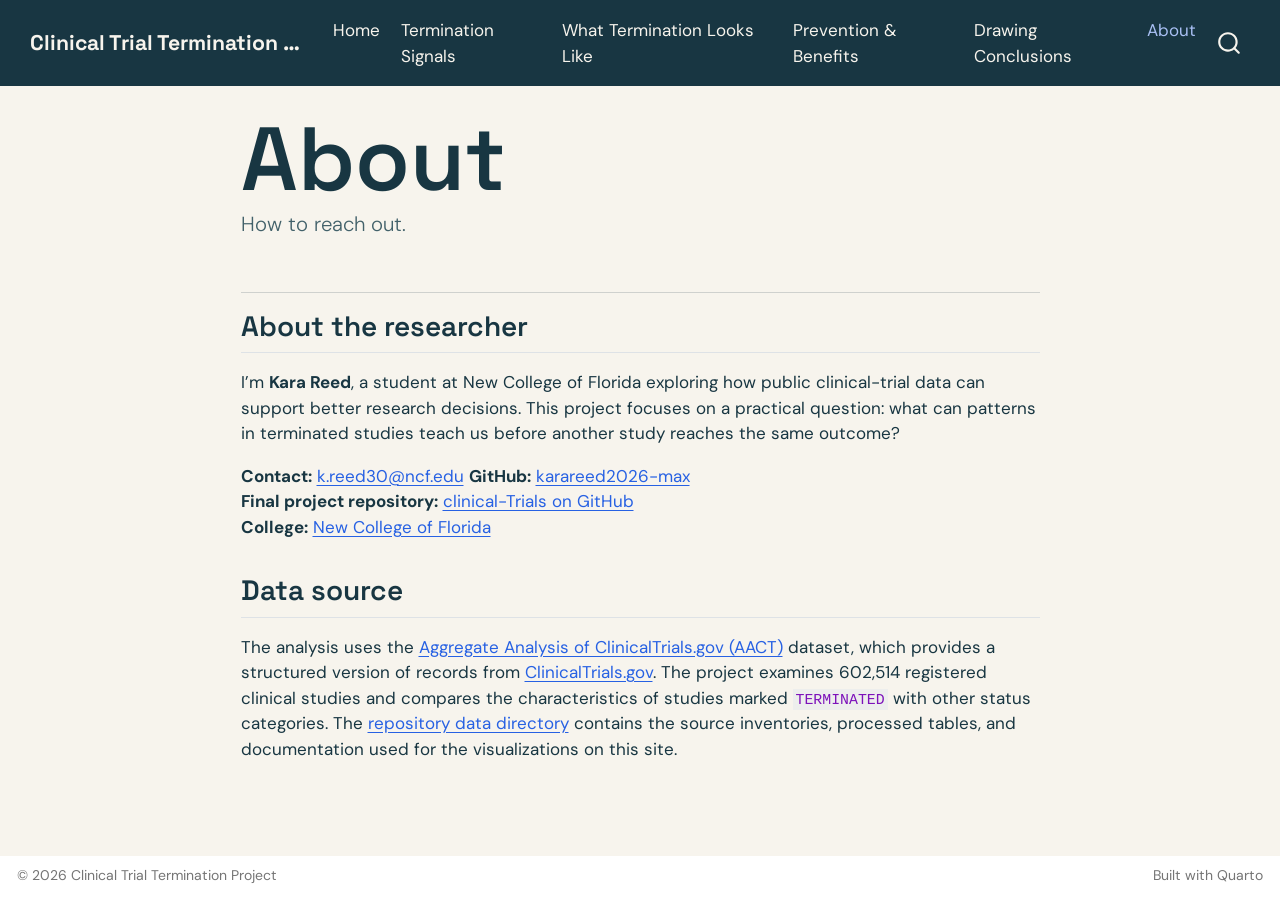
<file: about.html>
<!DOCTYPE html>
<html xmlns="http://www.w3.org/1999/xhtml" lang="en" xml:lang="en"><head>

<meta charset="utf-8">
<meta name="generator" content="quarto-1.10.18">

<meta name="viewport" content="width=device-width, initial-scale=1.0, user-scalable=yes">


<title>About – Clinical Trial Termination Risk</title>
<style>
/* Default styles provided by pandoc.
** See https://pandoc.org/MANUAL.html#variables-for-html for config info.
*/
span.smallcaps{font-variant: small-caps;}
div.columns{display: flex; gap: 1.5em;}
div.column{flex: auto;}
@media screen {
div.columns{gap: min(4vw, 1.5em);}
div.column{overflow-x: auto;}
}
div.hanging-indent{margin-left: 1.5em; text-indent: -1.5em;}
ul.task-list{list-style: none;}
ul.task-list li input[type="checkbox"] {
  width: 0.8em;
  margin: 0 0.8em 0.2em -1em; /* quarto-specific, see https://github.com/quarto-dev/quarto-cli/issues/4556 */ 
  vertical-align: middle;
}
</style>


<script src="site_libs/quarto-nav/quarto-nav.js"></script>
<script src="site_libs/quarto-nav/headroom.min.js"></script>
<script src="site_libs/clipboard/clipboard.min.js"></script>
<script src="site_libs/quarto-search/autocomplete.umd.js"></script>
<script src="site_libs/quarto-search/fuse.min.js"></script>
<script src="site_libs/quarto-search/quarto-search.js"></script>
<meta name="quarto:offset" content="./">
<script src="site_libs/quarto-html/quarto.js" type="module"></script>
<script src="site_libs/quarto-html/tabsets/tabsets.js" type="module"></script>
<script src="site_libs/quarto-html/popper.min.js"></script>
<script src="site_libs/quarto-html/tippy.umd.min.js"></script>
<script src="site_libs/quarto-html/anchor.min.js"></script>
<link href="site_libs/quarto-html/tippy.css" rel="stylesheet">
<link href="site_libs/quarto-html/quarto-syntax-highlighting-64a204ab8560d761af7679ceaba22944.css" rel="stylesheet" id="quarto-text-highlighting-styles">
<script src="site_libs/bootstrap/bootstrap.min.js"></script>
<link href="site_libs/bootstrap/bootstrap-icons.css" rel="stylesheet">
<link href="site_libs/bootstrap/bootstrap-d9469d63eae83ba9b64738b461e3c39b.min.css" rel="stylesheet" append-hash="true" id="quarto-bootstrap" data-mode="light">
<script id="quarto-search-options" type="application/json">{
  "location": "navbar",
  "copy-button": false,
  "collapse-after": 3,
  "panel-placement": "end",
  "type": "overlay",
  "limit": 50,
  "keyboard-shortcut": [
    "f",
    "/",
    "s"
  ],
  "show-item-context": false,
  "language": {
    "search-no-results-text": "No results",
    "search-matching-documents-text": "matching documents",
    "search-copy-link-title": "Copy link to search",
    "search-hide-matches-text": "Hide additional matches",
    "search-more-match-text": "more match in this document",
    "search-more-matches-text": "more matches in this document",
    "search-clear-button-title": "Clear",
    "search-text-placeholder": "",
    "search-detached-cancel-button-title": "Cancel",
    "search-submit-button-title": "Submit",
    "search-label": "Search"
  }
}</script>
<style>html{ scroll-behavior: smooth; }</style>


<link rel="stylesheet" href="styles.css">
</head>

<body class="nav-fixed fullcontent quarto-light">

<div id="quarto-search-results"></div>
  <header id="quarto-header" class="headroom fixed-top">
    <nav class="navbar navbar-expand-lg " data-bs-theme="dark">
      <div class="navbar-container container-fluid">
      <div class="navbar-brand-container mx-auto">
    <a class="navbar-brand" href="./index.html">
    <span class="navbar-title">Clinical Trial Termination Risk</span>
    </a>
  </div>
            <div id="quarto-search" class="" title="Search"></div>
          <button class="navbar-toggler" type="button" data-bs-toggle="collapse" data-bs-target="#navbarCollapse" aria-controls="navbarCollapse" role="menu" aria-expanded="false" aria-label="Toggle navigation" onclick="if (window.quartoToggleHeadroom) { window.quartoToggleHeadroom(); }">
  <span class="navbar-toggler-icon"></span>
</button>
          <div class="collapse navbar-collapse" id="navbarCollapse">
            <ul class="navbar-nav navbar-nav-scroll me-auto">
  <li class="nav-item">
    <a class="nav-link" href="./index.html"> 
<span class="menu-text">Home</span></a>
  </li>  
  <li class="nav-item">
    <a class="nav-link" href="./termination-signals.html"> 
<span class="menu-text">Termination Signals</span></a>
  </li>  
  <li class="nav-item">
    <a class="nav-link" href="./trial-termination.html"> 
<span class="menu-text">What Termination Looks Like</span></a>
  </li>  
  <li class="nav-item">
    <a class="nav-link" href="./prevention.html"> 
<span class="menu-text">Prevention &amp; Benefits</span></a>
  </li>  
  <li class="nav-item">
    <a class="nav-link" href="./data-methods.html"> 
<span class="menu-text">Drawing Conclusions</span></a>
  </li>  
  <li class="nav-item">
    <a class="nav-link active" href="./about.html" aria-current="page"> 
<span class="menu-text">About</span></a>
  </li>  
</ul>
          </div> <!-- /navcollapse -->
            <div class="quarto-navbar-tools">
</div>
      </div> <!-- /container-fluid -->
    </nav>
</header>
<!-- content -->
<div id="quarto-content" class="quarto-container page-columns page-rows-contents page-layout-article page-navbar">
<!-- sidebar -->
<!-- margin-sidebar -->
    
<!-- main -->
<main class="content" id="quarto-document-content">

<header id="title-block-header" class="quarto-title-block default">
<div class="quarto-title">
<h1 class="title">About</h1>
<p class="subtitle lead">How to reach out.</p>
</div>



<div class="quarto-title-meta">

    
  
    
  </div>
  


</header>


<section id="about-the-researcher" class="level2">
<h2 class="anchored" data-anchor-id="about-the-researcher">About the researcher</h2>
<p>I’m <strong>Kara Reed</strong>, a student at New College of Florida exploring how public clinical-trial data can support better research decisions. This project focuses on a practical question: what can patterns in terminated studies teach us before another study reaches the same outcome?</p>
<p><strong>Contact:</strong> <a href="mailto:k.reed30@ncf.edu">k.reed30@ncf.edu</a> <strong>GitHub:</strong> <a href="https://github.com/karareed2026-max">karareed2026-max</a><br>
<strong>Final project repository:</strong> <a href="https://github.com/karareed2026-max/clinical-Trials">clinical-Trials on GitHub</a><br>
<strong>College:</strong> <a href="https://www.ncf.edu/">New College of Florida</a></p>
</section>
<section id="data-source" class="level2">
<h2 class="anchored" data-anchor-id="data-source">Data source</h2>
<p>The analysis uses the <a href="https://aact.ctti-clinicaltrials.org/">Aggregate Analysis of ClinicalTrials.gov (AACT)</a> dataset, which provides a structured version of records from <a href="https://clinicaltrials.gov/">ClinicalTrials.gov</a>. The project examines 602,514 registered clinical studies and compares the characteristics of studies marked <code>TERMINATED</code> with other status categories. The <a href="https://github.com/karareed2026-max/clinical-Trials/tree/main/data">repository data directory</a> contains the source inventories, processed tables, and documentation used for the visualizations on this site.</p>


</section>

</main> <!-- /main -->
<script id="quarto-html-after-body" type="application/javascript">
  window.document.addEventListener("DOMContentLoaded", function (event) {
    const icon = "";
    const anchorJS = new window.AnchorJS();
    anchorJS.options = {
      placement: 'right',
      icon: icon
    };
    anchorJS.add('.anchored');
    const isCodeAnnotation = (el) => {
      for (const clz of el.classList) {
        if (clz.startsWith('code-annotation-')) {                     
          return true;
        }
      }
      return false;
    }
    const onCopySuccess = function(e) {
      // button target
      const button = e.trigger;
      // don't keep focus
      button.blur();
      // flash "checked"
      button.classList.add('code-copy-button-checked');
      var currentTitle = button.getAttribute("title");
      button.setAttribute("title", "Copied!");
      let tooltip;
      if (window.bootstrap) {
        button.setAttribute("data-bs-toggle", "tooltip");
        button.setAttribute("data-bs-placement", "left");
        button.setAttribute("data-bs-title", "Copied!");
        tooltip = new bootstrap.Tooltip(button, 
          { trigger: "manual", 
            customClass: "code-copy-button-tooltip",
            offset: [0, -8]});
        tooltip.show();    
      }
      setTimeout(function() {
        if (tooltip) {
          tooltip.hide();
          button.removeAttribute("data-bs-title");
          button.removeAttribute("data-bs-toggle");
          button.removeAttribute("data-bs-placement");
        }
        button.setAttribute("title", currentTitle);
        button.classList.remove('code-copy-button-checked');
      }, 1000);
      // clear code selection
      e.clearSelection();
    }
    const getTextToCopy = function(trigger) {
      const outerScaffold = trigger.parentElement.cloneNode(true);
      const codeEl = outerScaffold.querySelector('code');
      for (const childEl of codeEl.children) {
        if (isCodeAnnotation(childEl)) {
          childEl.remove();
        }
      }
      return codeEl.innerText;
    }
    const clipboard = new window.ClipboardJS('.code-copy-button:not([data-in-quarto-modal])', {
      text: getTextToCopy
    });
    clipboard.on('success', onCopySuccess);
    if (window.document.getElementById('quarto-embedded-source-code-modal')) {
      const clipboardModal = new window.ClipboardJS('.code-copy-button[data-in-quarto-modal]', {
        text: getTextToCopy,
        container: window.document.getElementById('quarto-embedded-source-code-modal')
      });
      clipboardModal.on('success', onCopySuccess);
    }
      var localhostRegex = new RegExp(/^(?:http|https):\/\/localhost\:?[0-9]*\//);
      var mailtoRegex = new RegExp(/^mailto:/);
        var filterRegex = new RegExp("https:\/\/karareed2026-max\.github\.io\/clinical-Trials\/");
      var isInternal = (href) => {
          return filterRegex.test(href) || localhostRegex.test(href) || mailtoRegex.test(href);
      }
      // Inspect non-navigation links and adorn them if external
     var links = window.document.querySelectorAll('a[href]:not(.nav-link):not(.navbar-brand):not(.toc-action):not(.sidebar-link):not(.sidebar-item-toggle):not(.pagination-link):not(.no-external):not([aria-hidden]):not(.dropdown-item):not(.quarto-navigation-tool):not(.about-link)');
      for (var i=0; i<links.length; i++) {
        const link = links[i];
        if (!isInternal(link.href)) {
          // undo the damage that might have been done by quarto-nav.js in the case of
          // links that we want to consider external
          if (link.dataset.originalHref !== undefined) {
            link.href = link.dataset.originalHref;
          }
        }
      }
    function tippyHover(el, contentFn, onTriggerFn, onUntriggerFn) {
      const config = {
        allowHTML: true,
        maxWidth: 500,
        delay: 100,
        arrow: false,
        appendTo: function(el) {
            return el.parentElement;
        },
        interactive: true,
        interactiveBorder: 10,
        theme: 'quarto',
        placement: 'bottom-start',
      };
      if (contentFn) {
        config.content = contentFn;
      }
      if (onTriggerFn) {
        config.onTrigger = onTriggerFn;
      }
      if (onUntriggerFn) {
        config.onUntrigger = onUntriggerFn;
      }
      window.tippy(el, config); 
    }
    const noterefs = window.document.querySelectorAll('a[role="doc-noteref"]');
    for (var i=0; i<noterefs.length; i++) {
      const ref = noterefs[i];
      tippyHover(ref, function() {
        // use id or data attribute instead here
        let href = ref.getAttribute('data-footnote-href') || ref.getAttribute('href');
        try { href = new URL(href).hash; } catch {}
        const id = href.replace(/^#\/?/, "");
        const note = window.document.getElementById(id);
        if (note) {
          return note.innerHTML;
        } else {
          return "";
        }
      });
    }
    const xrefs = window.document.querySelectorAll('a.quarto-xref');
    const processXRef = (id, note) => {
      // Strip column container classes
      const stripColumnClz = (el) => {
        el.classList.remove("page-full", "page-columns");
        if (el.children) {
          for (const child of el.children) {
            stripColumnClz(child);
          }
        }
      }
      stripColumnClz(note)
      if (id === null || id.startsWith('sec-')) {
        // Special case sections, only their first couple elements
        const container = document.createElement("div");
        if (note.children && note.children.length > 2) {
          container.appendChild(note.children[0].cloneNode(true));
          for (let i = 1; i < note.children.length; i++) {
            const child = note.children[i];
            if (child.tagName === "P" && child.innerText === "") {
              continue;
            } else {
              container.appendChild(child.cloneNode(true));
              break;
            }
          }
          if (window.Quarto?.typesetMath) {
            window.Quarto.typesetMath(container);
          }
          return container.innerHTML
        } else {
          if (window.Quarto?.typesetMath) {
            window.Quarto.typesetMath(note);
          }
          return note.innerHTML;
        }
      } else {
        // Remove any anchor links if they are present
        const anchorLink = note.querySelector('a.anchorjs-link');
        if (anchorLink) {
          anchorLink.remove();
        }
        if (window.Quarto?.typesetMath) {
          window.Quarto.typesetMath(note);
        }
        if (note.classList.contains("callout")) {
          return note.outerHTML;
        } else {
          return note.innerHTML;
        }
      }
    }
    for (var i=0; i<xrefs.length; i++) {
      const xref = xrefs[i];
      tippyHover(xref, undefined, function(instance) {
        instance.disable();
        let url = xref.getAttribute('href');
        let hash = undefined; 
        if (url.startsWith('#')) {
          hash = url;
        } else {
          try { hash = new URL(url).hash; } catch {}
        }
        if (hash) {
          const id = hash.replace(/^#\/?/, "");
          const note = window.document.getElementById(id);
          if (note !== null) {
            try {
              const html = processXRef(id, note.cloneNode(true));
              instance.setContent(html);
            } finally {
              instance.enable();
              instance.show();
            }
          } else {
            // See if we can fetch this
            fetch(url.split('#')[0])
            .then(res => res.text())
            .then(html => {
              const parser = new DOMParser();
              const htmlDoc = parser.parseFromString(html, "text/html");
              const note = htmlDoc.getElementById(id);
              if (note !== null) {
                const html = processXRef(id, note);
                instance.setContent(html);
              } 
            }).finally(() => {
              instance.enable();
              instance.show();
            });
          }
        } else {
          // See if we can fetch a full url (with no hash to target)
          // This is a special case and we should probably do some content thinning / targeting
          fetch(url)
          .then(res => res.text())
          .then(html => {
            const parser = new DOMParser();
            const htmlDoc = parser.parseFromString(html, "text/html");
            const note = htmlDoc.querySelector('main.content');
            if (note !== null) {
              // This should only happen for chapter cross references
              // (since there is no id in the URL)
              // remove the first header
              if (note.children.length > 0 && note.children[0].tagName === "HEADER") {
                note.children[0].remove();
              }
              const html = processXRef(null, note);
              instance.setContent(html);
            } 
          }).finally(() => {
            instance.enable();
            instance.show();
          });
        }
      }, function(instance) {
      });
    }
        let selectedAnnoteEl;
        const selectorForAnnotation = ( cell, annotation) => {
          let cellAttr = 'data-code-cell="' + cell + '"';
          let lineAttr = 'data-code-annotation="' +  annotation + '"';
          const selector = 'span[' + cellAttr + '][' + lineAttr + ']';
          return selector;
        }
        const selectCodeLines = (annoteEl) => {
          const doc = window.document;
          const targetCell = annoteEl.getAttribute("data-target-cell");
          const targetAnnotation = annoteEl.getAttribute("data-target-annotation");
          const annoteSpan = window.document.querySelector(selectorForAnnotation(targetCell, targetAnnotation));
          const lines = annoteSpan.getAttribute("data-code-lines").split(",");
          const lineIds = lines.map((line) => {
            return targetCell + "-" + line;
          })
          let top = null;
          let height = null;
          let parent = null;
          if (lineIds.length > 0) {
              //compute the position of the single el (top and bottom and make a div)
              const el = window.document.getElementById(lineIds[0]);
              top = el.offsetTop;
              height = el.offsetHeight;
              parent = el.parentElement.parentElement;
            if (lineIds.length > 1) {
              const lastEl = window.document.getElementById(lineIds[lineIds.length - 1]);
              const bottom = lastEl.offsetTop + lastEl.offsetHeight;
              height = bottom - top;
            }
            if (top !== null && height !== null && parent !== null) {
              // cook up a div (if necessary) and position it 
              let div = window.document.getElementById("code-annotation-line-highlight");
              if (div === null) {
                div = window.document.createElement("div");
                div.setAttribute("id", "code-annotation-line-highlight");
                div.style.position = 'absolute';
                parent.appendChild(div);
              }
              div.style.top = top - 2 + "px";
              div.style.height = height + 4 + "px";
              div.style.left = 0;
              let gutterDiv = window.document.getElementById("code-annotation-line-highlight-gutter");
              if (gutterDiv === null) {
                gutterDiv = window.document.createElement("div");
                gutterDiv.setAttribute("id", "code-annotation-line-highlight-gutter");
                gutterDiv.style.position = 'absolute';
                const codeCell = window.document.getElementById(targetCell);
                const gutter = codeCell.querySelector('.code-annotation-gutter');
                gutter.appendChild(gutterDiv);
              }
              gutterDiv.style.top = top - 2 + "px";
              gutterDiv.style.height = height + 4 + "px";
            }
            selectedAnnoteEl = annoteEl;
          }
        };
        const unselectCodeLines = () => {
          const elementsIds = ["code-annotation-line-highlight", "code-annotation-line-highlight-gutter"];
          elementsIds.forEach((elId) => {
            const div = window.document.getElementById(elId);
            if (div) {
              div.remove();
            }
          });
          selectedAnnoteEl = undefined;
        };
          // Handle positioning of the toggle
      window.addEventListener(
        "resize",
        throttle(() => {
          elRect = undefined;
          if (selectedAnnoteEl) {
            selectCodeLines(selectedAnnoteEl);
          }
        }, 10)
      );
      function throttle(fn, ms) {
      let throttle = false;
      let timer;
        return (...args) => {
          if(!throttle) { // first call gets through
              fn.apply(this, args);
              throttle = true;
          } else { // all the others get throttled
              if(timer) clearTimeout(timer); // cancel #2
              timer = setTimeout(() => {
                fn.apply(this, args);
                timer = throttle = false;
              }, ms);
          }
        };
      }
        // Attach click handler to the DT
        const annoteDls = window.document.querySelectorAll('dt[data-target-cell]');
        for (const annoteDlNode of annoteDls) {
          annoteDlNode.addEventListener('click', (event) => {
            const clickedEl = event.target;
            if (clickedEl !== selectedAnnoteEl) {
              unselectCodeLines();
              const activeEl = window.document.querySelector('dt[data-target-cell].code-annotation-active');
              if (activeEl) {
                activeEl.classList.remove('code-annotation-active');
              }
              selectCodeLines(clickedEl);
              clickedEl.classList.add('code-annotation-active');
            } else {
              // Unselect the line
              unselectCodeLines();
              clickedEl.classList.remove('code-annotation-active');
            }
          });
        }
    const findCites = (el) => {
      const parentEl = el.parentElement;
      if (parentEl) {
        const cites = parentEl.dataset.cites;
        if (cites) {
          return {
            el,
            cites: cites.split(' ')
          };
        } else {
          return findCites(el.parentElement)
        }
      } else {
        return undefined;
      }
    };
    var bibliorefs = window.document.querySelectorAll('a[role="doc-biblioref"]');
    for (var i=0; i<bibliorefs.length; i++) {
      const ref = bibliorefs[i];
      const citeInfo = findCites(ref);
      if (citeInfo) {
        tippyHover(citeInfo.el, function() {
          var popup = window.document.createElement('div');
          citeInfo.cites.forEach(function(cite) {
            var citeDiv = window.document.createElement('div');
            citeDiv.classList.add('hanging-indent');
            citeDiv.classList.add('csl-entry');
            var biblioDiv = window.document.getElementById('ref-' + cite);
            if (biblioDiv) {
              citeDiv.innerHTML = biblioDiv.innerHTML;
            }
            popup.appendChild(citeDiv);
          });
          return popup.innerHTML;
        });
      }
    }
  });
  </script>
</div> <!-- /content -->
<footer class="footer">
  <div class="nav-footer">
    <div class="nav-footer-left">
<p>© 2026 Clinical Trial Termination Project</p>
</div>   
    <div class="nav-footer-center">
      &nbsp;
    </div>
    <div class="nav-footer-right">
<p>Built with Quarto</p>
</div>
  </div>
</footer>




<script src="site_libs/quarto-html/zenscroll-min.js"></script>
</body></html>
</file>
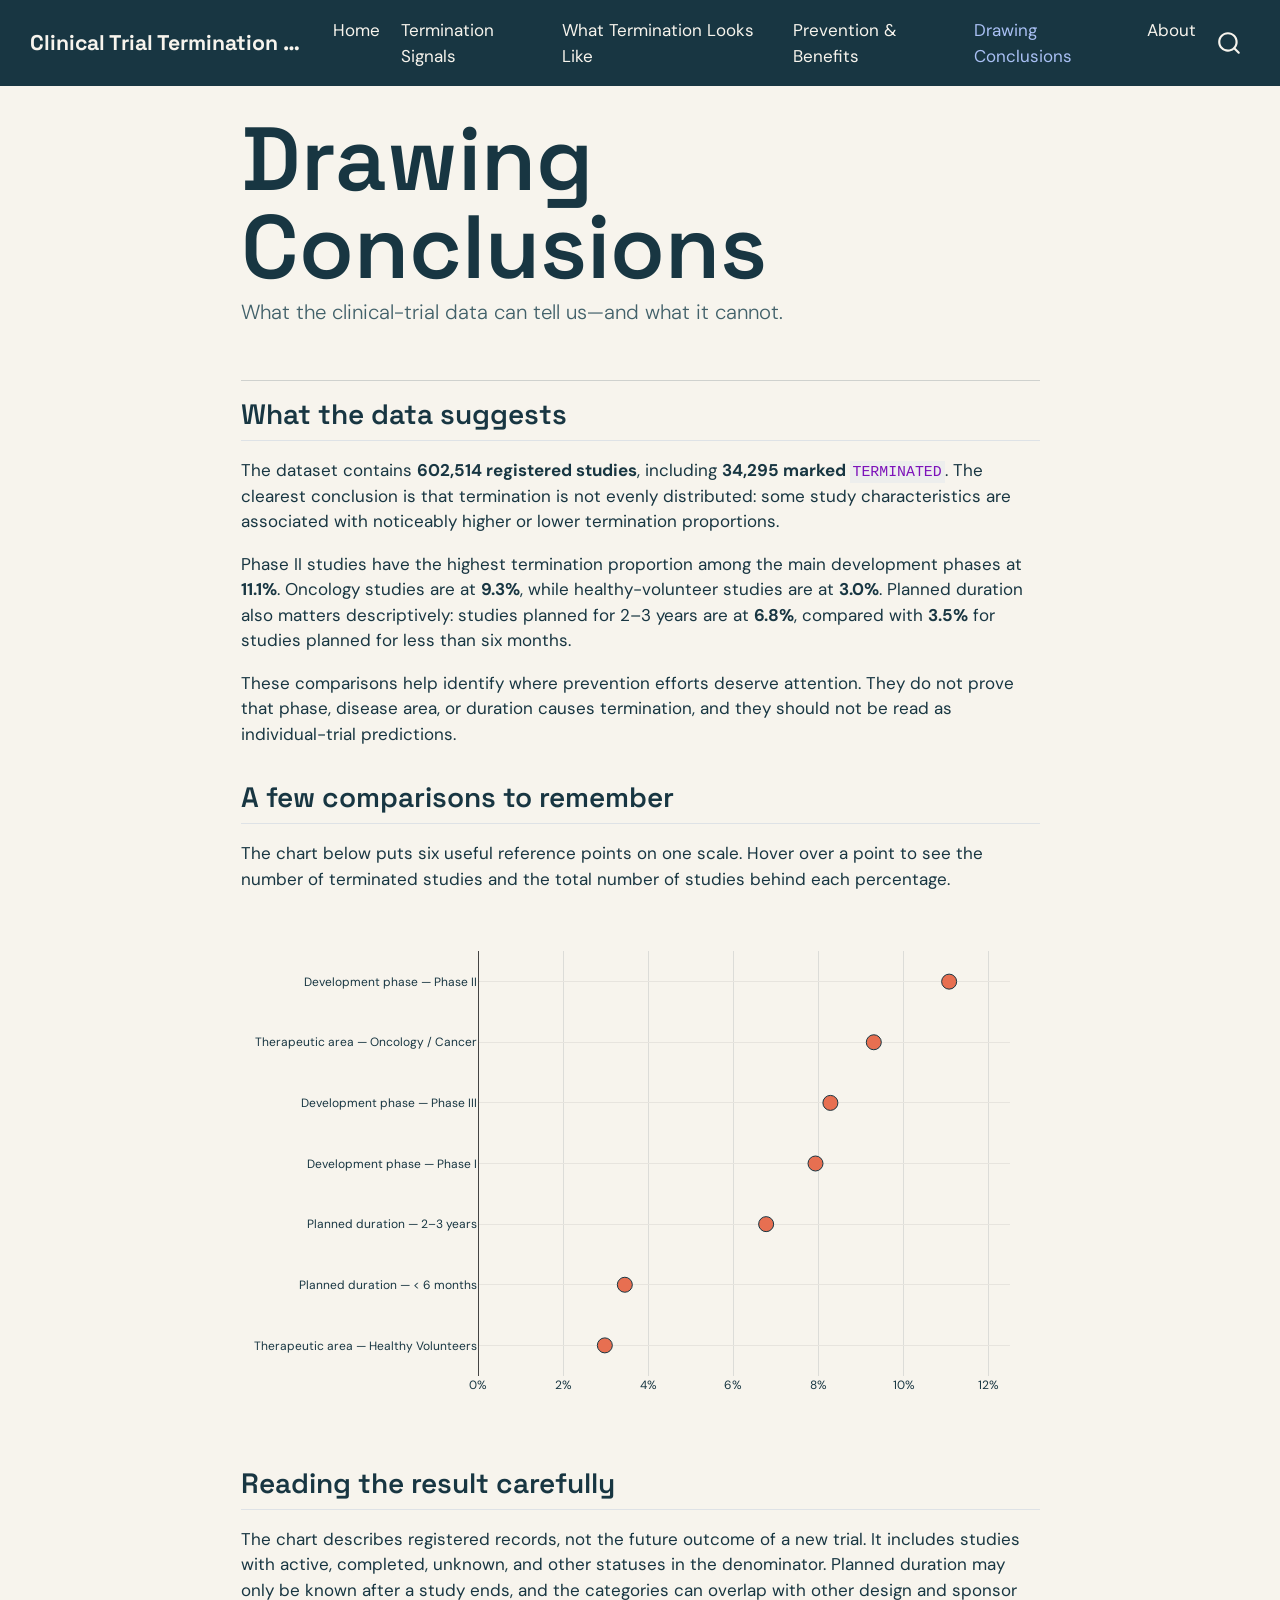
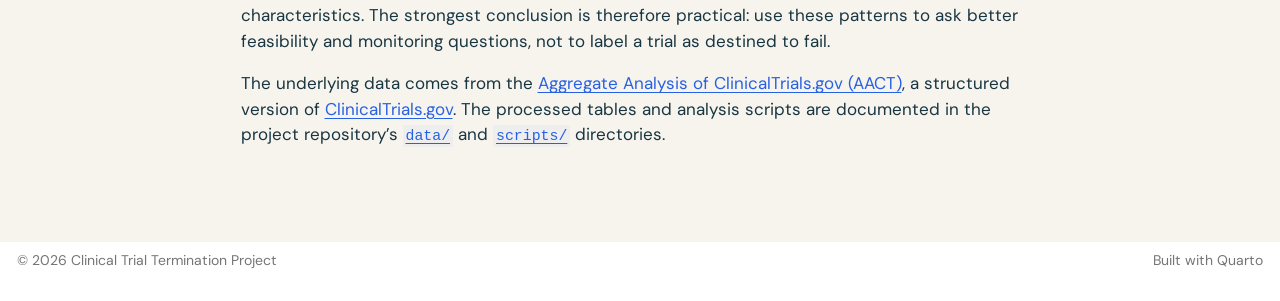
<file: data-methods.html>
<!DOCTYPE html>
<html xmlns="http://www.w3.org/1999/xhtml" lang="en" xml:lang="en"><head>

<meta charset="utf-8">
<meta name="generator" content="quarto-1.10.18">

<meta name="viewport" content="width=device-width, initial-scale=1.0, user-scalable=yes">


<title>Drawing Conclusions – Clinical Trial Termination Risk</title>
<style>
/* Default styles provided by pandoc.
** See https://pandoc.org/MANUAL.html#variables-for-html for config info.
*/
span.smallcaps{font-variant: small-caps;}
div.columns{display: flex; gap: 1.5em;}
div.column{flex: auto;}
@media screen {
div.columns{gap: min(4vw, 1.5em);}
div.column{overflow-x: auto;}
}
div.hanging-indent{margin-left: 1.5em; text-indent: -1.5em;}
ul.task-list{list-style: none;}
ul.task-list li input[type="checkbox"] {
  width: 0.8em;
  margin: 0 0.8em 0.2em -1em; /* quarto-specific, see https://github.com/quarto-dev/quarto-cli/issues/4556 */ 
  vertical-align: middle;
}
</style>


<script src="site_libs/quarto-nav/quarto-nav.js"></script>
<script src="site_libs/quarto-nav/headroom.min.js"></script>
<script src="site_libs/clipboard/clipboard.min.js"></script>
<script src="site_libs/quarto-search/autocomplete.umd.js"></script>
<script src="site_libs/quarto-search/fuse.min.js"></script>
<script src="site_libs/quarto-search/quarto-search.js"></script>
<meta name="quarto:offset" content="./">
<script src="site_libs/quarto-html/quarto.js" type="module"></script>
<script src="site_libs/quarto-html/tabsets/tabsets.js" type="module"></script>
<script src="site_libs/quarto-html/popper.min.js"></script>
<script src="site_libs/quarto-html/tippy.umd.min.js"></script>
<script src="site_libs/quarto-html/anchor.min.js"></script>
<link href="site_libs/quarto-html/tippy.css" rel="stylesheet">
<link href="site_libs/quarto-html/quarto-syntax-highlighting-64a204ab8560d761af7679ceaba22944.css" rel="stylesheet" id="quarto-text-highlighting-styles">
<script src="site_libs/bootstrap/bootstrap.min.js"></script>
<link href="site_libs/bootstrap/bootstrap-icons.css" rel="stylesheet">
<link href="site_libs/bootstrap/bootstrap-d9469d63eae83ba9b64738b461e3c39b.min.css" rel="stylesheet" append-hash="true" id="quarto-bootstrap" data-mode="light">
<script id="quarto-search-options" type="application/json">{
  "location": "navbar",
  "copy-button": false,
  "collapse-after": 3,
  "panel-placement": "end",
  "type": "overlay",
  "limit": 50,
  "keyboard-shortcut": [
    "f",
    "/",
    "s"
  ],
  "show-item-context": false,
  "language": {
    "search-no-results-text": "No results",
    "search-matching-documents-text": "matching documents",
    "search-copy-link-title": "Copy link to search",
    "search-hide-matches-text": "Hide additional matches",
    "search-more-match-text": "more match in this document",
    "search-more-matches-text": "more matches in this document",
    "search-clear-button-title": "Clear",
    "search-text-placeholder": "",
    "search-detached-cancel-button-title": "Cancel",
    "search-submit-button-title": "Submit",
    "search-label": "Search"
  }
}</script>
<style>html{ scroll-behavior: smooth; }</style>
<link href="site_libs/htmltools-fill-0.5.9/fill.css" rel="stylesheet">
<script src="site_libs/htmlwidgets-1.6.4/htmlwidgets.js"></script>
<script src="site_libs/plotly-binding-4.12.1/plotly.js"></script>
<script src="site_libs/typedarray-0.1/typedarray.min.js"></script>
<script src="site_libs/jquery-3.5.1/jquery.min.js"></script>
<link href="site_libs/crosstalk-1.2.2/css/crosstalk.min.css" rel="stylesheet">
<script src="site_libs/crosstalk-1.2.2/js/crosstalk.min.js"></script>
<link href="site_libs/plotly-htmlwidgets-css-2.25.2/plotly-htmlwidgets.css" rel="stylesheet">
<script src="site_libs/plotly-main-2.25.2/plotly-latest.min.js"></script>


<link rel="stylesheet" href="styles.css">
</head>

<body class="nav-fixed fullcontent quarto-light">

<div id="quarto-search-results"></div>
  <header id="quarto-header" class="headroom fixed-top">
    <nav class="navbar navbar-expand-lg " data-bs-theme="dark">
      <div class="navbar-container container-fluid">
      <div class="navbar-brand-container mx-auto">
    <a class="navbar-brand" href="./index.html">
    <span class="navbar-title">Clinical Trial Termination Risk</span>
    </a>
  </div>
            <div id="quarto-search" class="" title="Search"></div>
          <button class="navbar-toggler" type="button" data-bs-toggle="collapse" data-bs-target="#navbarCollapse" aria-controls="navbarCollapse" role="menu" aria-expanded="false" aria-label="Toggle navigation" onclick="if (window.quartoToggleHeadroom) { window.quartoToggleHeadroom(); }">
  <span class="navbar-toggler-icon"></span>
</button>
          <div class="collapse navbar-collapse" id="navbarCollapse">
            <ul class="navbar-nav navbar-nav-scroll me-auto">
  <li class="nav-item">
    <a class="nav-link" href="./index.html"> 
<span class="menu-text">Home</span></a>
  </li>  
  <li class="nav-item">
    <a class="nav-link" href="./termination-signals.html"> 
<span class="menu-text">Termination Signals</span></a>
  </li>  
  <li class="nav-item">
    <a class="nav-link" href="./trial-termination.html"> 
<span class="menu-text">What Termination Looks Like</span></a>
  </li>  
  <li class="nav-item">
    <a class="nav-link" href="./prevention.html"> 
<span class="menu-text">Prevention &amp; Benefits</span></a>
  </li>  
  <li class="nav-item">
    <a class="nav-link active" href="./data-methods.html" aria-current="page"> 
<span class="menu-text">Drawing Conclusions</span></a>
  </li>  
  <li class="nav-item">
    <a class="nav-link" href="./about.html"> 
<span class="menu-text">About</span></a>
  </li>  
</ul>
          </div> <!-- /navcollapse -->
            <div class="quarto-navbar-tools">
</div>
      </div> <!-- /container-fluid -->
    </nav>
</header>
<!-- content -->
<div id="quarto-content" class="quarto-container page-columns page-rows-contents page-layout-article page-navbar">
<!-- sidebar -->
<!-- margin-sidebar -->
    
<!-- main -->
<main class="content" id="quarto-document-content">

<header id="title-block-header" class="quarto-title-block default">
<div class="quarto-title">
<h1 class="title">Drawing Conclusions</h1>
<p class="subtitle lead">What the clinical-trial data can tell us—and what it cannot.</p>
</div>



<div class="quarto-title-meta">

    
  
    
  </div>
  


</header>


<section id="what-the-data-suggests" class="level2">
<h2 class="anchored" data-anchor-id="what-the-data-suggests">What the data suggests</h2>
<p>The dataset contains <strong>602,514 registered studies</strong>, including <strong>34,295 marked <code>TERMINATED</code></strong>. The clearest conclusion is that termination is not evenly distributed: some study characteristics are associated with noticeably higher or lower termination proportions.</p>
<p>Phase II studies have the highest termination proportion among the main development phases at <strong>11.1%</strong>. Oncology studies are at <strong>9.3%</strong>, while healthy-volunteer studies are at <strong>3.0%</strong>. Planned duration also matters descriptively: studies planned for 2–3 years are at <strong>6.8%</strong>, compared with <strong>3.5%</strong> for studies planned for less than six months.</p>
<p>These comparisons help identify where prevention efforts deserve attention. They do not prove that phase, disease area, or duration causes termination, and they should not be read as individual-trial predictions.</p>
</section>
<section id="a-few-comparisons-to-remember" class="level2">
<h2 class="anchored" data-anchor-id="a-few-comparisons-to-remember">A few comparisons to remember</h2>
<p>The chart below puts six useful reference points on one scale. Hover over a point to see the number of terminated studies and the total number of studies behind each percentage.</p>
<div class="cell">
<div class="cell-output-display">
<div class="plotly html-widget html-fill-item" id="htmlwidget-1d1c83e1a19b2a0f27d4" style="width:100%;height:464px;"></div>
<script type="application/json" data-for="htmlwidget-1d1c83e1a19b2a0f27d4">{"x":{"visdat":{"398631d81b8c":["function () ","plotlyVisDat"]},"cur_data":"398631d81b8c","attrs":{"398631d81b8c":{"x":{},"y":{},"mode":"markers","marker":{"size":15,"color":"#e76f51","line":{"color":"#183642","width":1}},"customdata":{},"hovertemplate":"<b>%{y}<\/b><br>Termination proportion: %{x:.1f}%<br>Terminated studies: %{customdata[0]:,}<br>Total studies: %{customdata[1]:,}<extra><\/extra>","showlegend":false,"alpha_stroke":1,"sizes":[10,100],"spans":[1,20],"type":"scatter"}},"layout":{"height":520,"margin":{"b":70,"l":190,"t":25,"r":30},"paper_bgcolor":"#f7f4ed","plot_bgcolor":"#f7f4ed","font":{"family":"DM Sans, sans-serif","color":"#183642"},"xaxis":{"domain":[0,1],"automargin":true,"title":"Share of studies marked TERMINATED","ticksuffix":"%","range":[0,12.5],"gridcolor":"rgba(24, 54, 66, 0.12)"},"yaxis":{"domain":[0,1],"automargin":true,"title":"","type":"category","categoryorder":"array","categoryarray":["Therapeutic area — Healthy Volunteers","Planned duration — < 6 months","Planned duration — 2–3 years","Development phase — Phase I","Development phase — Phase III","Therapeutic area — Oncology / Cancer","Development phase — Phase II"]},"hovermode":"closest","showlegend":false},"source":"A","config":{"modeBarButtonsToAdd":["hoverclosest","hovercompare"],"showSendToCloud":false},"data":[{"x":[2.98,3.4500000000000002,6.7699999999999996,7.9299999999999997,8.2799999999999994,9.3000000000000007,11.07],"y":["Therapeutic area — Healthy Volunteers","Planned duration — < 6 months","Planned duration — 2–3 years","Development phase — Phase I","Development phase — Phase III","Therapeutic area — Oncology / Cancer","Development phase — Phase II"],"mode":"markers","marker":{"color":"#e76f51","size":15,"line":{"color":"#183642","width":1}},"hovertemplate":["<b>%{y}<\/b><br>Termination proportion: %{x:.1f}%<br>Terminated studies: %{customdata[0]:,}<br>Total studies: %{customdata[1]:,}<extra><\/extra>","<b>%{y}<\/b><br>Termination proportion: %{x:.1f}%<br>Terminated studies: %{customdata[0]:,}<br>Total studies: %{customdata[1]:,}<extra><\/extra>","<b>%{y}<\/b><br>Termination proportion: %{x:.1f}%<br>Terminated studies: %{customdata[0]:,}<br>Total studies: %{customdata[1]:,}<extra><\/extra>","<b>%{y}<\/b><br>Termination proportion: %{x:.1f}%<br>Terminated studies: %{customdata[0]:,}<br>Total studies: %{customdata[1]:,}<extra><\/extra>","<b>%{y}<\/b><br>Termination proportion: %{x:.1f}%<br>Terminated studies: %{customdata[0]:,}<br>Total studies: %{customdata[1]:,}<extra><\/extra>","<b>%{y}<\/b><br>Termination proportion: %{x:.1f}%<br>Terminated studies: %{customdata[0]:,}<br>Total studies: %{customdata[1]:,}<extra><\/extra>","<b>%{y}<\/b><br>Termination proportion: %{x:.1f}%<br>Terminated studies: %{customdata[0]:,}<br>Total studies: %{customdata[1]:,}<extra><\/extra>"],"showlegend":false,"type":"scatter","error_y":{"color":"rgba(31,119,180,1)"},"error_x":{"color":"rgba(31,119,180,1)"},"line":{"color":"rgba(31,119,180,1)"},"xaxis":"x","yaxis":"y","frame":null}],"highlight":{"on":"plotly_click","persistent":false,"dynamic":false,"selectize":false,"opacityDim":0.20000000000000001,"selected":{"opacity":1},"debounce":0},"shinyEvents":["plotly_hover","plotly_click","plotly_selected","plotly_relayout","plotly_brushed","plotly_brushing","plotly_clickannotation","plotly_doubleclick","plotly_deselect","plotly_afterplot","plotly_sunburstclick"],"base_url":"https://plot.ly"},"evals":[],"jsHooks":[]}</script>
</div>
</div>
</section>
<section id="reading-the-result-carefully" class="level2">
<h2 class="anchored" data-anchor-id="reading-the-result-carefully">Reading the result carefully</h2>
<p>The chart describes registered records, not the future outcome of a new trial. It includes studies with active, completed, unknown, and other statuses in the denominator. Planned duration may only be known after a study ends, and the categories can overlap with other design and sponsor characteristics. The strongest conclusion is therefore practical: use these patterns to ask better feasibility and monitoring questions, not to label a trial as destined to fail.</p>
<p>The underlying data comes from the <a href="https://aact.ctti-clinicaltrials.org/">Aggregate Analysis of ClinicalTrials.gov (AACT)</a>, a structured version of <a href="https://clinicaltrials.gov/">ClinicalTrials.gov</a>. The processed tables and analysis scripts are documented in the project repository’s <a href="https://github.com/karareed2026-max/clinical-Trials/tree/main/data"><code>data/</code></a> and <a href="https://github.com/karareed2026-max/clinical-Trials/tree/main/scripts"><code>scripts/</code></a> directories.</p>


</section>

</main> <!-- /main -->
<script id="quarto-html-after-body" type="application/javascript">
  window.document.addEventListener("DOMContentLoaded", function (event) {
    const icon = "";
    const anchorJS = new window.AnchorJS();
    anchorJS.options = {
      placement: 'right',
      icon: icon
    };
    anchorJS.add('.anchored');
    const isCodeAnnotation = (el) => {
      for (const clz of el.classList) {
        if (clz.startsWith('code-annotation-')) {                     
          return true;
        }
      }
      return false;
    }
    const onCopySuccess = function(e) {
      // button target
      const button = e.trigger;
      // don't keep focus
      button.blur();
      // flash "checked"
      button.classList.add('code-copy-button-checked');
      var currentTitle = button.getAttribute("title");
      button.setAttribute("title", "Copied!");
      let tooltip;
      if (window.bootstrap) {
        button.setAttribute("data-bs-toggle", "tooltip");
        button.setAttribute("data-bs-placement", "left");
        button.setAttribute("data-bs-title", "Copied!");
        tooltip = new bootstrap.Tooltip(button, 
          { trigger: "manual", 
            customClass: "code-copy-button-tooltip",
            offset: [0, -8]});
        tooltip.show();    
      }
      setTimeout(function() {
        if (tooltip) {
          tooltip.hide();
          button.removeAttribute("data-bs-title");
          button.removeAttribute("data-bs-toggle");
          button.removeAttribute("data-bs-placement");
        }
        button.setAttribute("title", currentTitle);
        button.classList.remove('code-copy-button-checked');
      }, 1000);
      // clear code selection
      e.clearSelection();
    }
    const getTextToCopy = function(trigger) {
      const outerScaffold = trigger.parentElement.cloneNode(true);
      const codeEl = outerScaffold.querySelector('code');
      for (const childEl of codeEl.children) {
        if (isCodeAnnotation(childEl)) {
          childEl.remove();
        }
      }
      return codeEl.innerText;
    }
    const clipboard = new window.ClipboardJS('.code-copy-button:not([data-in-quarto-modal])', {
      text: getTextToCopy
    });
    clipboard.on('success', onCopySuccess);
    if (window.document.getElementById('quarto-embedded-source-code-modal')) {
      const clipboardModal = new window.ClipboardJS('.code-copy-button[data-in-quarto-modal]', {
        text: getTextToCopy,
        container: window.document.getElementById('quarto-embedded-source-code-modal')
      });
      clipboardModal.on('success', onCopySuccess);
    }
      var localhostRegex = new RegExp(/^(?:http|https):\/\/localhost\:?[0-9]*\//);
      var mailtoRegex = new RegExp(/^mailto:/);
        var filterRegex = new RegExp("https:\/\/karareed2026-max\.github\.io\/clinical-Trials\/");
      var isInternal = (href) => {
          return filterRegex.test(href) || localhostRegex.test(href) || mailtoRegex.test(href);
      }
      // Inspect non-navigation links and adorn them if external
     var links = window.document.querySelectorAll('a[href]:not(.nav-link):not(.navbar-brand):not(.toc-action):not(.sidebar-link):not(.sidebar-item-toggle):not(.pagination-link):not(.no-external):not([aria-hidden]):not(.dropdown-item):not(.quarto-navigation-tool):not(.about-link)');
      for (var i=0; i<links.length; i++) {
        const link = links[i];
        if (!isInternal(link.href)) {
          // undo the damage that might have been done by quarto-nav.js in the case of
          // links that we want to consider external
          if (link.dataset.originalHref !== undefined) {
            link.href = link.dataset.originalHref;
          }
        }
      }
    function tippyHover(el, contentFn, onTriggerFn, onUntriggerFn) {
      const config = {
        allowHTML: true,
        maxWidth: 500,
        delay: 100,
        arrow: false,
        appendTo: function(el) {
            return el.parentElement;
        },
        interactive: true,
        interactiveBorder: 10,
        theme: 'quarto',
        placement: 'bottom-start',
      };
      if (contentFn) {
        config.content = contentFn;
      }
      if (onTriggerFn) {
        config.onTrigger = onTriggerFn;
      }
      if (onUntriggerFn) {
        config.onUntrigger = onUntriggerFn;
      }
      window.tippy(el, config); 
    }
    const noterefs = window.document.querySelectorAll('a[role="doc-noteref"]');
    for (var i=0; i<noterefs.length; i++) {
      const ref = noterefs[i];
      tippyHover(ref, function() {
        // use id or data attribute instead here
        let href = ref.getAttribute('data-footnote-href') || ref.getAttribute('href');
        try { href = new URL(href).hash; } catch {}
        const id = href.replace(/^#\/?/, "");
        const note = window.document.getElementById(id);
        if (note) {
          return note.innerHTML;
        } else {
          return "";
        }
      });
    }
    const xrefs = window.document.querySelectorAll('a.quarto-xref');
    const processXRef = (id, note) => {
      // Strip column container classes
      const stripColumnClz = (el) => {
        el.classList.remove("page-full", "page-columns");
        if (el.children) {
          for (const child of el.children) {
            stripColumnClz(child);
          }
        }
      }
      stripColumnClz(note)
      if (id === null || id.startsWith('sec-')) {
        // Special case sections, only their first couple elements
        const container = document.createElement("div");
        if (note.children && note.children.length > 2) {
          container.appendChild(note.children[0].cloneNode(true));
          for (let i = 1; i < note.children.length; i++) {
            const child = note.children[i];
            if (child.tagName === "P" && child.innerText === "") {
              continue;
            } else {
              container.appendChild(child.cloneNode(true));
              break;
            }
          }
          if (window.Quarto?.typesetMath) {
            window.Quarto.typesetMath(container);
          }
          return container.innerHTML
        } else {
          if (window.Quarto?.typesetMath) {
            window.Quarto.typesetMath(note);
          }
          return note.innerHTML;
        }
      } else {
        // Remove any anchor links if they are present
        const anchorLink = note.querySelector('a.anchorjs-link');
        if (anchorLink) {
          anchorLink.remove();
        }
        if (window.Quarto?.typesetMath) {
          window.Quarto.typesetMath(note);
        }
        if (note.classList.contains("callout")) {
          return note.outerHTML;
        } else {
          return note.innerHTML;
        }
      }
    }
    for (var i=0; i<xrefs.length; i++) {
      const xref = xrefs[i];
      tippyHover(xref, undefined, function(instance) {
        instance.disable();
        let url = xref.getAttribute('href');
        let hash = undefined; 
        if (url.startsWith('#')) {
          hash = url;
        } else {
          try { hash = new URL(url).hash; } catch {}
        }
        if (hash) {
          const id = hash.replace(/^#\/?/, "");
          const note = window.document.getElementById(id);
          if (note !== null) {
            try {
              const html = processXRef(id, note.cloneNode(true));
              instance.setContent(html);
            } finally {
              instance.enable();
              instance.show();
            }
          } else {
            // See if we can fetch this
            fetch(url.split('#')[0])
            .then(res => res.text())
            .then(html => {
              const parser = new DOMParser();
              const htmlDoc = parser.parseFromString(html, "text/html");
              const note = htmlDoc.getElementById(id);
              if (note !== null) {
                const html = processXRef(id, note);
                instance.setContent(html);
              } 
            }).finally(() => {
              instance.enable();
              instance.show();
            });
          }
        } else {
          // See if we can fetch a full url (with no hash to target)
          // This is a special case and we should probably do some content thinning / targeting
          fetch(url)
          .then(res => res.text())
          .then(html => {
            const parser = new DOMParser();
            const htmlDoc = parser.parseFromString(html, "text/html");
            const note = htmlDoc.querySelector('main.content');
            if (note !== null) {
              // This should only happen for chapter cross references
              // (since there is no id in the URL)
              // remove the first header
              if (note.children.length > 0 && note.children[0].tagName === "HEADER") {
                note.children[0].remove();
              }
              const html = processXRef(null, note);
              instance.setContent(html);
            } 
          }).finally(() => {
            instance.enable();
            instance.show();
          });
        }
      }, function(instance) {
      });
    }
        let selectedAnnoteEl;
        const selectorForAnnotation = ( cell, annotation) => {
          let cellAttr = 'data-code-cell="' + cell + '"';
          let lineAttr = 'data-code-annotation="' +  annotation + '"';
          const selector = 'span[' + cellAttr + '][' + lineAttr + ']';
          return selector;
        }
        const selectCodeLines = (annoteEl) => {
          const doc = window.document;
          const targetCell = annoteEl.getAttribute("data-target-cell");
          const targetAnnotation = annoteEl.getAttribute("data-target-annotation");
          const annoteSpan = window.document.querySelector(selectorForAnnotation(targetCell, targetAnnotation));
          const lines = annoteSpan.getAttribute("data-code-lines").split(",");
          const lineIds = lines.map((line) => {
            return targetCell + "-" + line;
          })
          let top = null;
          let height = null;
          let parent = null;
          if (lineIds.length > 0) {
              //compute the position of the single el (top and bottom and make a div)
              const el = window.document.getElementById(lineIds[0]);
              top = el.offsetTop;
              height = el.offsetHeight;
              parent = el.parentElement.parentElement;
            if (lineIds.length > 1) {
              const lastEl = window.document.getElementById(lineIds[lineIds.length - 1]);
              const bottom = lastEl.offsetTop + lastEl.offsetHeight;
              height = bottom - top;
            }
            if (top !== null && height !== null && parent !== null) {
              // cook up a div (if necessary) and position it 
              let div = window.document.getElementById("code-annotation-line-highlight");
              if (div === null) {
                div = window.document.createElement("div");
                div.setAttribute("id", "code-annotation-line-highlight");
                div.style.position = 'absolute';
                parent.appendChild(div);
              }
              div.style.top = top - 2 + "px";
              div.style.height = height + 4 + "px";
              div.style.left = 0;
              let gutterDiv = window.document.getElementById("code-annotation-line-highlight-gutter");
              if (gutterDiv === null) {
                gutterDiv = window.document.createElement("div");
                gutterDiv.setAttribute("id", "code-annotation-line-highlight-gutter");
                gutterDiv.style.position = 'absolute';
                const codeCell = window.document.getElementById(targetCell);
                const gutter = codeCell.querySelector('.code-annotation-gutter');
                gutter.appendChild(gutterDiv);
              }
              gutterDiv.style.top = top - 2 + "px";
              gutterDiv.style.height = height + 4 + "px";
            }
            selectedAnnoteEl = annoteEl;
          }
        };
        const unselectCodeLines = () => {
          const elementsIds = ["code-annotation-line-highlight", "code-annotation-line-highlight-gutter"];
          elementsIds.forEach((elId) => {
            const div = window.document.getElementById(elId);
            if (div) {
              div.remove();
            }
          });
          selectedAnnoteEl = undefined;
        };
          // Handle positioning of the toggle
      window.addEventListener(
        "resize",
        throttle(() => {
          elRect = undefined;
          if (selectedAnnoteEl) {
            selectCodeLines(selectedAnnoteEl);
          }
        }, 10)
      );
      function throttle(fn, ms) {
      let throttle = false;
      let timer;
        return (...args) => {
          if(!throttle) { // first call gets through
              fn.apply(this, args);
              throttle = true;
          } else { // all the others get throttled
              if(timer) clearTimeout(timer); // cancel #2
              timer = setTimeout(() => {
                fn.apply(this, args);
                timer = throttle = false;
              }, ms);
          }
        };
      }
        // Attach click handler to the DT
        const annoteDls = window.document.querySelectorAll('dt[data-target-cell]');
        for (const annoteDlNode of annoteDls) {
          annoteDlNode.addEventListener('click', (event) => {
            const clickedEl = event.target;
            if (clickedEl !== selectedAnnoteEl) {
              unselectCodeLines();
              const activeEl = window.document.querySelector('dt[data-target-cell].code-annotation-active');
              if (activeEl) {
                activeEl.classList.remove('code-annotation-active');
              }
              selectCodeLines(clickedEl);
              clickedEl.classList.add('code-annotation-active');
            } else {
              // Unselect the line
              unselectCodeLines();
              clickedEl.classList.remove('code-annotation-active');
            }
          });
        }
    const findCites = (el) => {
      const parentEl = el.parentElement;
      if (parentEl) {
        const cites = parentEl.dataset.cites;
        if (cites) {
          return {
            el,
            cites: cites.split(' ')
          };
        } else {
          return findCites(el.parentElement)
        }
      } else {
        return undefined;
      }
    };
    var bibliorefs = window.document.querySelectorAll('a[role="doc-biblioref"]');
    for (var i=0; i<bibliorefs.length; i++) {
      const ref = bibliorefs[i];
      const citeInfo = findCites(ref);
      if (citeInfo) {
        tippyHover(citeInfo.el, function() {
          var popup = window.document.createElement('div');
          citeInfo.cites.forEach(function(cite) {
            var citeDiv = window.document.createElement('div');
            citeDiv.classList.add('hanging-indent');
            citeDiv.classList.add('csl-entry');
            var biblioDiv = window.document.getElementById('ref-' + cite);
            if (biblioDiv) {
              citeDiv.innerHTML = biblioDiv.innerHTML;
            }
            popup.appendChild(citeDiv);
          });
          return popup.innerHTML;
        });
      }
    }
  });
  </script>
</div> <!-- /content -->
<footer class="footer">
  <div class="nav-footer">
    <div class="nav-footer-left">
<p>© 2026 Clinical Trial Termination Project</p>
</div>   
    <div class="nav-footer-center">
      &nbsp;
    </div>
    <div class="nav-footer-right">
<p>Built with Quarto</p>
</div>
  </div>
</footer>




<script src="site_libs/quarto-html/zenscroll-min.js"></script>
</body></html>
</file>
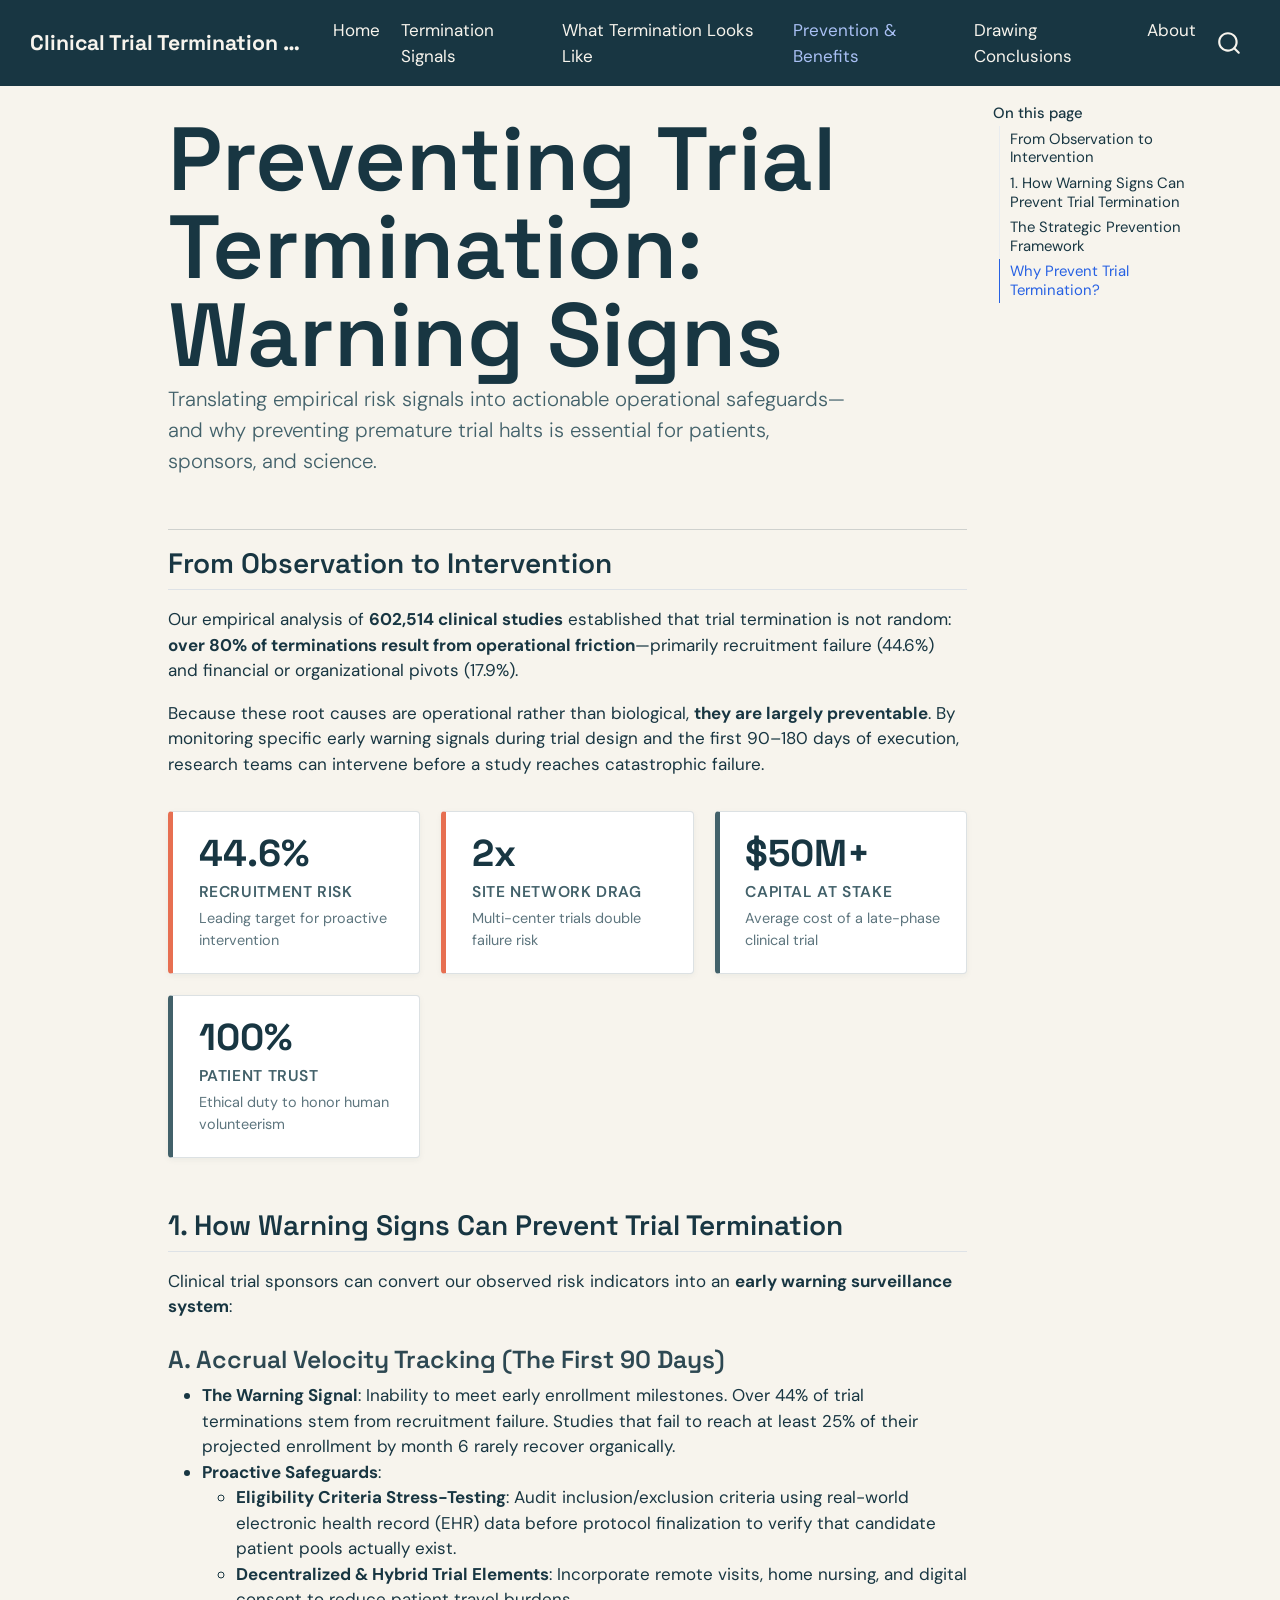
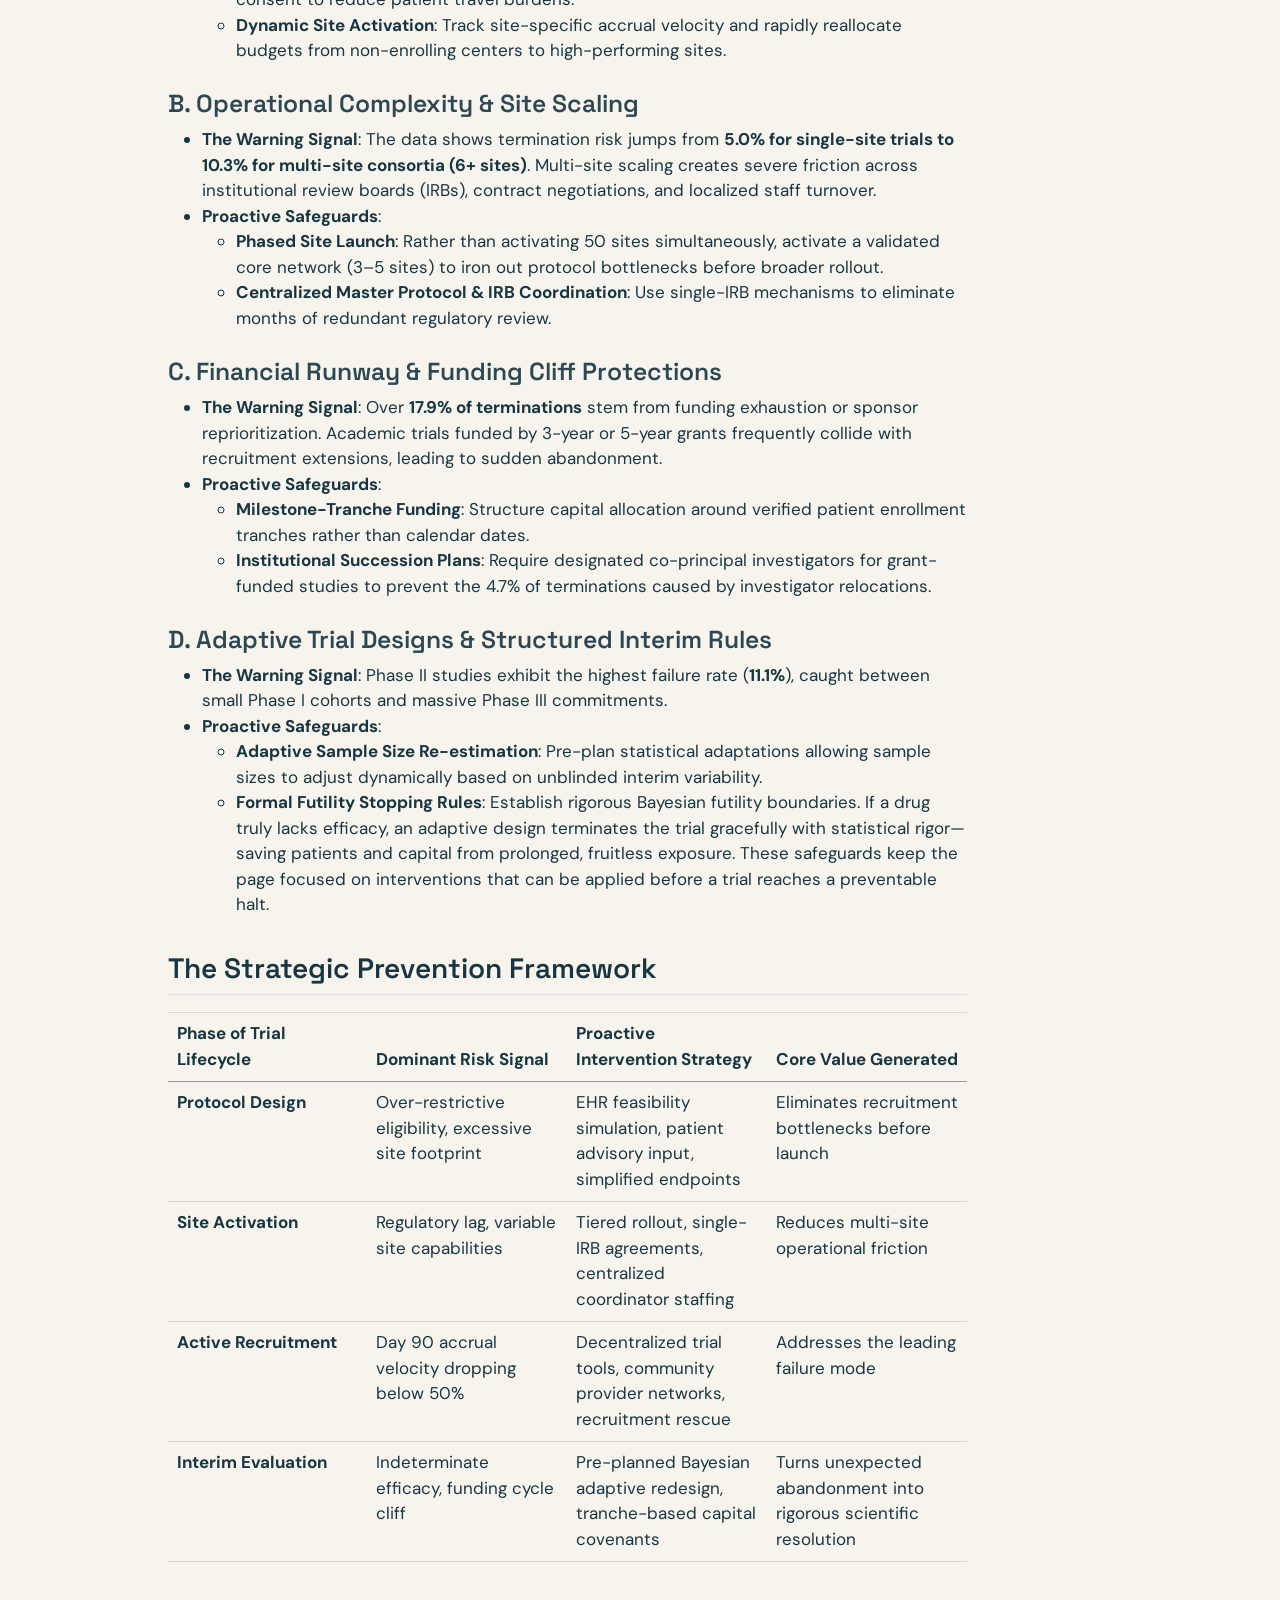
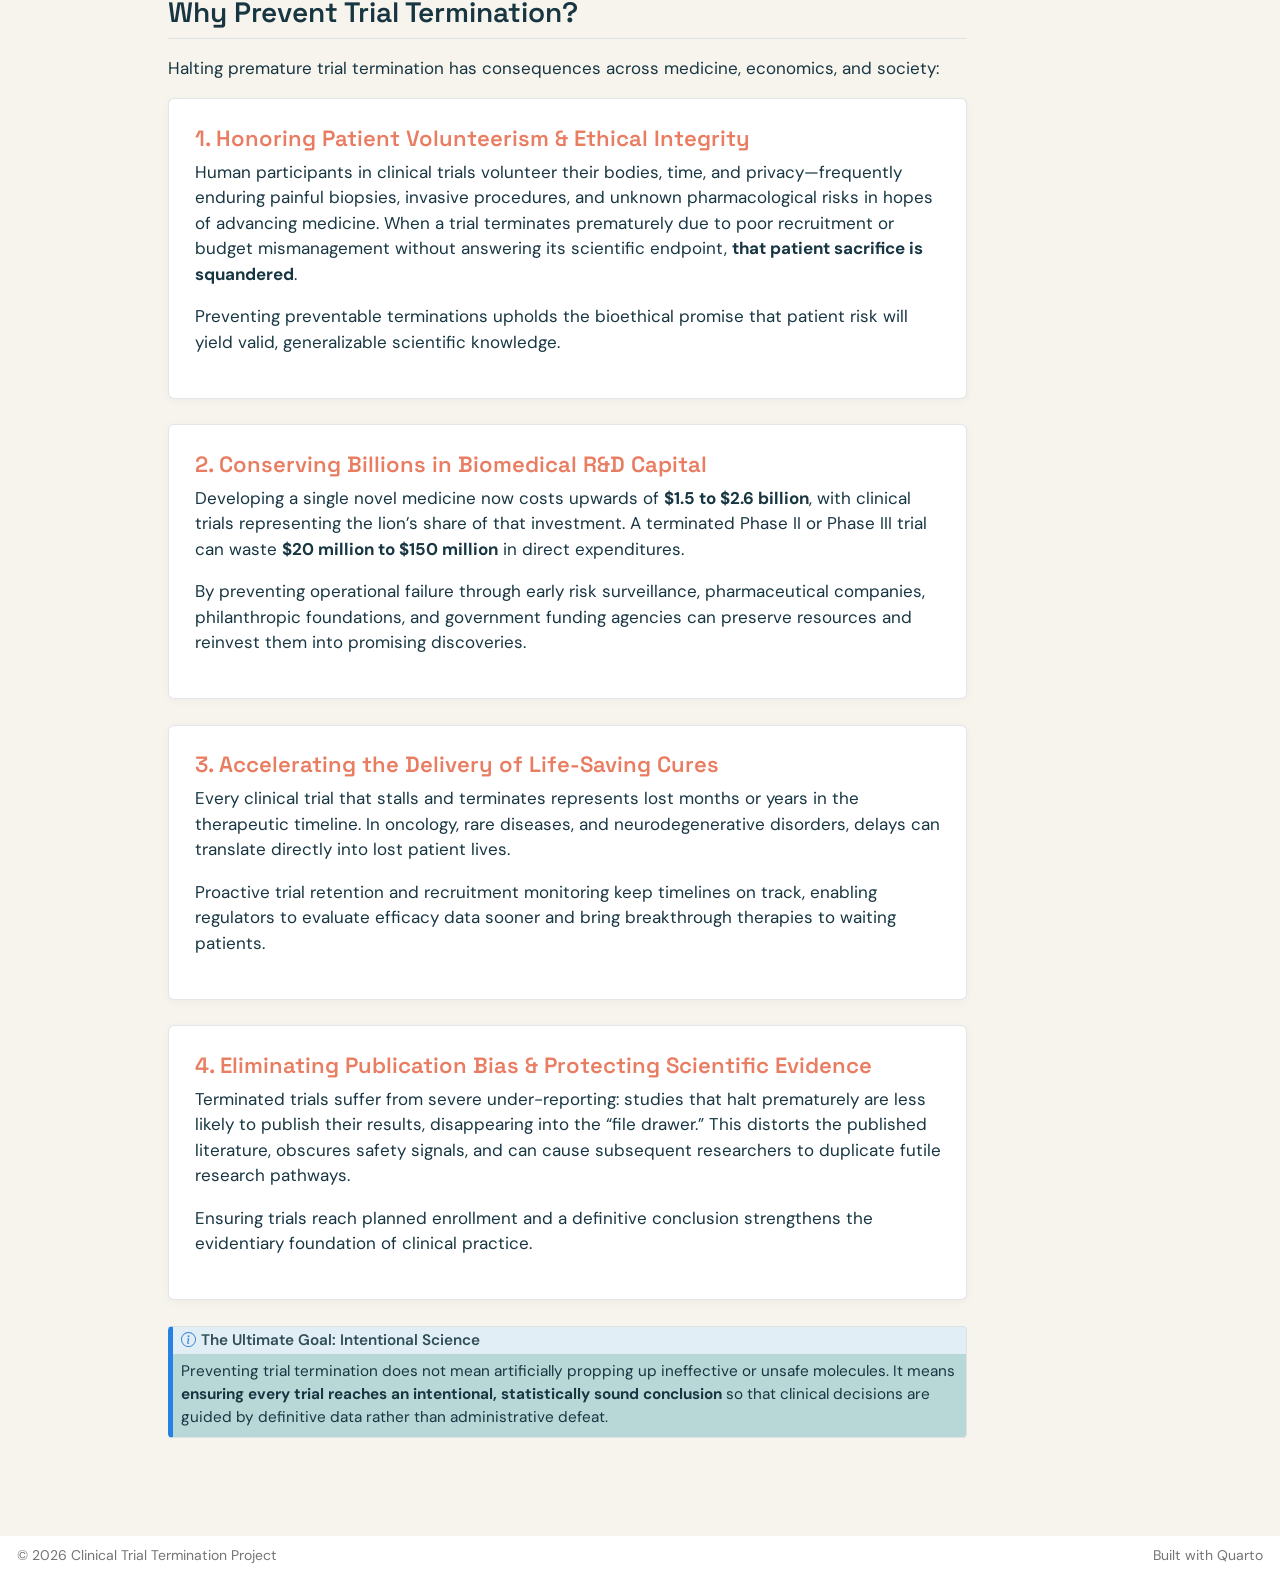
<file: prevention.html>
<!DOCTYPE html>
<html xmlns="http://www.w3.org/1999/xhtml" lang="en" xml:lang="en"><head>

<meta charset="utf-8">
<meta name="generator" content="quarto-1.10.18">

<meta name="viewport" content="width=device-width, initial-scale=1.0, user-scalable=yes">


<title>Preventing Trial Termination: Warning Signs – Clinical Trial Termination Risk</title>
<style>
/* Default styles provided by pandoc.
** See https://pandoc.org/MANUAL.html#variables-for-html for config info.
*/
span.smallcaps{font-variant: small-caps;}
div.columns{display: flex; gap: 1.5em;}
div.column{flex: auto;}
@media screen {
div.columns{gap: min(4vw, 1.5em);}
div.column{overflow-x: auto;}
}
div.hanging-indent{margin-left: 1.5em; text-indent: -1.5em;}
ul.task-list{list-style: none;}
ul.task-list li input[type="checkbox"] {
  width: 0.8em;
  margin: 0 0.8em 0.2em -1em; /* quarto-specific, see https://github.com/quarto-dev/quarto-cli/issues/4556 */ 
  vertical-align: middle;
}
</style>


<script src="site_libs/quarto-nav/quarto-nav.js"></script>
<script src="site_libs/quarto-nav/headroom.min.js"></script>
<script src="site_libs/clipboard/clipboard.min.js"></script>
<script src="site_libs/quarto-search/autocomplete.umd.js"></script>
<script src="site_libs/quarto-search/fuse.min.js"></script>
<script src="site_libs/quarto-search/quarto-search.js"></script>
<meta name="quarto:offset" content="./">
<script src="site_libs/quarto-html/quarto.js" type="module"></script>
<script src="site_libs/quarto-html/tabsets/tabsets.js" type="module"></script>
<script src="site_libs/quarto-html/popper.min.js"></script>
<script src="site_libs/quarto-html/tippy.umd.min.js"></script>
<script src="site_libs/quarto-html/anchor.min.js"></script>
<link href="site_libs/quarto-html/tippy.css" rel="stylesheet">
<link href="site_libs/quarto-html/quarto-syntax-highlighting-64a204ab8560d761af7679ceaba22944.css" rel="stylesheet" id="quarto-text-highlighting-styles">
<script src="site_libs/bootstrap/bootstrap.min.js"></script>
<link href="site_libs/bootstrap/bootstrap-icons.css" rel="stylesheet">
<link href="site_libs/bootstrap/bootstrap-d9469d63eae83ba9b64738b461e3c39b.min.css" rel="stylesheet" append-hash="true" id="quarto-bootstrap" data-mode="light">
<script id="quarto-search-options" type="application/json">{
  "location": "navbar",
  "copy-button": false,
  "collapse-after": 3,
  "panel-placement": "end",
  "type": "overlay",
  "limit": 50,
  "keyboard-shortcut": [
    "f",
    "/",
    "s"
  ],
  "show-item-context": false,
  "language": {
    "search-no-results-text": "No results",
    "search-matching-documents-text": "matching documents",
    "search-copy-link-title": "Copy link to search",
    "search-hide-matches-text": "Hide additional matches",
    "search-more-match-text": "more match in this document",
    "search-more-matches-text": "more matches in this document",
    "search-clear-button-title": "Clear",
    "search-text-placeholder": "",
    "search-detached-cancel-button-title": "Cancel",
    "search-submit-button-title": "Submit",
    "search-label": "Search"
  }
}</script>
<style>html{ scroll-behavior: smooth; }</style>


<link rel="stylesheet" href="styles.css">
</head>

<body class="nav-fixed quarto-light">

<div id="quarto-search-results"></div>
  <header id="quarto-header" class="headroom fixed-top">
    <nav class="navbar navbar-expand-lg " data-bs-theme="dark">
      <div class="navbar-container container-fluid">
      <div class="navbar-brand-container mx-auto">
    <a class="navbar-brand" href="./index.html">
    <span class="navbar-title">Clinical Trial Termination Risk</span>
    </a>
  </div>
            <div id="quarto-search" class="" title="Search"></div>
          <button class="navbar-toggler" type="button" data-bs-toggle="collapse" data-bs-target="#navbarCollapse" aria-controls="navbarCollapse" role="menu" aria-expanded="false" aria-label="Toggle navigation" onclick="if (window.quartoToggleHeadroom) { window.quartoToggleHeadroom(); }">
  <span class="navbar-toggler-icon"></span>
</button>
          <div class="collapse navbar-collapse" id="navbarCollapse">
            <ul class="navbar-nav navbar-nav-scroll me-auto">
  <li class="nav-item">
    <a class="nav-link" href="./index.html"> 
<span class="menu-text">Home</span></a>
  </li>  
  <li class="nav-item">
    <a class="nav-link" href="./termination-signals.html"> 
<span class="menu-text">Termination Signals</span></a>
  </li>  
  <li class="nav-item">
    <a class="nav-link" href="./trial-termination.html"> 
<span class="menu-text">What Termination Looks Like</span></a>
  </li>  
  <li class="nav-item">
    <a class="nav-link active" href="./prevention.html" aria-current="page"> 
<span class="menu-text">Prevention &amp; Benefits</span></a>
  </li>  
  <li class="nav-item">
    <a class="nav-link" href="./data-methods.html"> 
<span class="menu-text">Drawing Conclusions</span></a>
  </li>  
  <li class="nav-item">
    <a class="nav-link" href="./about.html"> 
<span class="menu-text">About</span></a>
  </li>  
</ul>
          </div> <!-- /navcollapse -->
            <div class="quarto-navbar-tools">
</div>
      </div> <!-- /container-fluid -->
    </nav>
</header>
<!-- content -->
<div id="quarto-content" class="quarto-container page-columns page-rows-contents page-layout-article page-navbar">
<!-- sidebar -->
<!-- margin-sidebar -->
    <div id="quarto-margin-sidebar" class="sidebar margin-sidebar">
        <nav id="TOC" role="doc-toc" class="toc-active">
    <h2 id="toc-title">On this page</h2>
   
  <ul class="collapse">
  <li><a href="#from-observation-to-intervention" id="toc-from-observation-to-intervention" class="nav-link active" data-scroll-target="#from-observation-to-intervention">From Observation to Intervention</a></li>
  <li><a href="#how-warning-signs-can-prevent-trial-termination" id="toc-how-warning-signs-can-prevent-trial-termination" class="nav-link" data-scroll-target="#how-warning-signs-can-prevent-trial-termination">1. How Warning Signs Can Prevent Trial Termination</a></li>
  <li><a href="#the-strategic-prevention-framework" id="toc-the-strategic-prevention-framework" class="nav-link" data-scroll-target="#the-strategic-prevention-framework">The Strategic Prevention Framework</a></li>
  <li><a href="#why-prevent-trial-termination" id="toc-why-prevent-trial-termination" class="nav-link" data-scroll-target="#why-prevent-trial-termination">Why Prevent Trial Termination?</a></li>
  </ul>
</nav>
    </div>
<!-- main -->
<main class="content" id="quarto-document-content">

<header id="title-block-header" class="quarto-title-block default">
<div class="quarto-title">
<h1 class="title">Preventing Trial Termination: Warning Signs</h1>
<p class="subtitle lead">Translating empirical risk signals into actionable operational safeguards—and why preventing premature trial halts is essential for patients, sponsors, and science.</p>
</div>



<div class="quarto-title-meta">

    
  
    
  </div>
  


</header>


<section id="from-observation-to-intervention" class="level2">
<h2 class="anchored" data-anchor-id="from-observation-to-intervention">From Observation to Intervention</h2>
<p>Our empirical analysis of <strong>602,514 clinical studies</strong> established that trial termination is not random: <strong>over 80% of terminations result from operational friction</strong>—primarily recruitment failure (44.6%) and financial or organizational pivots (17.9%).</p>
<p>Because these root causes are operational rather than biological, <strong>they are largely preventable</strong>. By monitoring specific early warning signals during trial design and the first 90–180 days of execution, research teams can intervene before a study reaches catastrophic failure.</p>
<div class="metrics-container">
<div class="metric-card">
<div class="metric-number">
44.6%
</div>
<div class="metric-label">
Recruitment Risk
</div>
<div class="metric-sub">
Leading target for proactive intervention
</div>
</div>
<div class="metric-card">
<div class="metric-number">
2x
</div>
<div class="metric-label">
Site Network Drag
</div>
<div class="metric-sub">
Multi-center trials double failure risk
</div>
</div>
<div class="metric-card alt">
<div class="metric-number">
$50M+
</div>
<div class="metric-label">
Capital at Stake
</div>
<div class="metric-sub">
Average cost of a late-phase clinical trial
</div>
</div>
<div class="metric-card alt">
<div class="metric-number">
100%
</div>
<div class="metric-label">
Patient Trust
</div>
<div class="metric-sub">
Ethical duty to honor human volunteerism
</div>
</div>
</div>
</section>
<section id="how-warning-signs-can-prevent-trial-termination" class="level2">
<h2 class="anchored" data-anchor-id="how-warning-signs-can-prevent-trial-termination">1. How Warning Signs Can Prevent Trial Termination</h2>
<p>Clinical trial sponsors can convert our observed risk indicators into an <strong>early warning surveillance system</strong>:</p>
<section id="a.-accrual-velocity-tracking-the-first-90-days" class="level3">
<h3 class="anchored" data-anchor-id="a.-accrual-velocity-tracking-the-first-90-days">A. Accrual Velocity Tracking (The First 90 Days)</h3>
<ul>
<li><strong>The Warning Signal</strong>: Inability to meet early enrollment milestones. Over 44% of trial terminations stem from recruitment failure. Studies that fail to reach at least 25% of their projected enrollment by month 6 rarely recover organically.</li>
<li><strong>Proactive Safeguards</strong>:
<ul>
<li><strong>Eligibility Criteria Stress-Testing</strong>: Audit inclusion/exclusion criteria using real-world electronic health record (EHR) data before protocol finalization to verify that candidate patient pools actually exist.</li>
<li><strong>Decentralized &amp; Hybrid Trial Elements</strong>: Incorporate remote visits, home nursing, and digital consent to reduce patient travel burdens.</li>
<li><strong>Dynamic Site Activation</strong>: Track site-specific accrual velocity and rapidly reallocate budgets from non-enrolling centers to high-performing sites.</li>
</ul></li>
</ul>
</section>
<section id="b.-operational-complexity-site-scaling" class="level3">
<h3 class="anchored" data-anchor-id="b.-operational-complexity-site-scaling">B. Operational Complexity &amp; Site Scaling</h3>
<ul>
<li><strong>The Warning Signal</strong>: The data shows termination risk jumps from <strong>5.0% for single-site trials to 10.3% for multi-site consortia (6+ sites)</strong>. Multi-site scaling creates severe friction across institutional review boards (IRBs), contract negotiations, and localized staff turnover.</li>
<li><strong>Proactive Safeguards</strong>:
<ul>
<li><strong>Phased Site Launch</strong>: Rather than activating 50 sites simultaneously, activate a validated core network (3–5 sites) to iron out protocol bottlenecks before broader rollout.</li>
<li><strong>Centralized Master Protocol &amp; IRB Coordination</strong>: Use single-IRB mechanisms to eliminate months of redundant regulatory review.</li>
</ul></li>
</ul>
</section>
<section id="c.-financial-runway-funding-cliff-protections" class="level3">
<h3 class="anchored" data-anchor-id="c.-financial-runway-funding-cliff-protections">C. Financial Runway &amp; Funding Cliff Protections</h3>
<ul>
<li><strong>The Warning Signal</strong>: Over <strong>17.9% of terminations</strong> stem from funding exhaustion or sponsor reprioritization. Academic trials funded by 3-year or 5-year grants frequently collide with recruitment extensions, leading to sudden abandonment.</li>
<li><strong>Proactive Safeguards</strong>:
<ul>
<li><strong>Milestone-Tranche Funding</strong>: Structure capital allocation around verified patient enrollment tranches rather than calendar dates.</li>
<li><strong>Institutional Succession Plans</strong>: Require designated co-principal investigators for grant-funded studies to prevent the 4.7% of terminations caused by investigator relocations.</li>
</ul></li>
</ul>
</section>
<section id="d.-adaptive-trial-designs-structured-interim-rules" class="level3">
<h3 class="anchored" data-anchor-id="d.-adaptive-trial-designs-structured-interim-rules">D. Adaptive Trial Designs &amp; Structured Interim Rules</h3>
<ul>
<li><strong>The Warning Signal</strong>: Phase II studies exhibit the highest failure rate (<strong>11.1%</strong>), caught between small Phase I cohorts and massive Phase III commitments.</li>
<li><strong>Proactive Safeguards</strong>:
<ul>
<li><strong>Adaptive Sample Size Re-estimation</strong>: Pre-plan statistical adaptations allowing sample sizes to adjust dynamically based on unblinded interim variability.</li>
<li><strong>Formal Futility Stopping Rules</strong>: Establish rigorous Bayesian futility boundaries. If a drug truly lacks efficacy, an adaptive design terminates the trial gracefully with statistical rigor—saving patients and capital from prolonged, fruitless exposure. These safeguards keep the page focused on interventions that can be applied before a trial reaches a preventable halt.</li>
</ul></li>
</ul>
</section>
</section>
<section id="the-strategic-prevention-framework" class="level2">
<h2 class="anchored" data-anchor-id="the-strategic-prevention-framework">The Strategic Prevention Framework</h2>
<table class="caption-top table">
<colgroup>
<col style="width: 25%">
<col style="width: 25%">
<col style="width: 25%">
<col style="width: 25%">
</colgroup>
<thead>
<tr class="header">
<th style="text-align: left;">Phase of Trial Lifecycle</th>
<th style="text-align: left;">Dominant Risk Signal</th>
<th style="text-align: left;">Proactive Intervention Strategy</th>
<th style="text-align: left;">Core Value Generated</th>
</tr>
</thead>
<tbody>
<tr class="odd">
<td style="text-align: left;"><strong>Protocol Design</strong></td>
<td style="text-align: left;">Over-restrictive eligibility, excessive site footprint</td>
<td style="text-align: left;">EHR feasibility simulation, patient advisory input, simplified endpoints</td>
<td style="text-align: left;">Eliminates recruitment bottlenecks before launch</td>
</tr>
<tr class="even">
<td style="text-align: left;"><strong>Site Activation</strong></td>
<td style="text-align: left;">Regulatory lag, variable site capabilities</td>
<td style="text-align: left;">Tiered rollout, single-IRB agreements, centralized coordinator staffing</td>
<td style="text-align: left;">Reduces multi-site operational friction</td>
</tr>
<tr class="odd">
<td style="text-align: left;"><strong>Active Recruitment</strong></td>
<td style="text-align: left;">Day 90 accrual velocity dropping below 50%</td>
<td style="text-align: left;">Decentralized trial tools, community provider networks, recruitment rescue</td>
<td style="text-align: left;">Addresses the leading failure mode</td>
</tr>
<tr class="even">
<td style="text-align: left;"><strong>Interim Evaluation</strong></td>
<td style="text-align: left;">Indeterminate efficacy, funding cycle cliff</td>
<td style="text-align: left;">Pre-planned Bayesian adaptive redesign, tranche-based capital covenants</td>
<td style="text-align: left;">Turns unexpected abandonment into rigorous scientific resolution</td>
</tr>
</tbody>
</table>
</section>
<section id="why-prevent-trial-termination" class="level2">
<h2 class="anchored" data-anchor-id="why-prevent-trial-termination">Why Prevent Trial Termination?</h2>
<p>Halting premature trial termination has consequences across medicine, economics, and society:</p>
<section id="honoring-patient-volunteerism-ethical-integrity" class="level3 benefit-box">
<h3 class="anchored" data-anchor-id="honoring-patient-volunteerism-ethical-integrity">1. Honoring Patient Volunteerism &amp; Ethical Integrity</h3>
<p>Human participants in clinical trials volunteer their bodies, time, and privacy—frequently enduring painful biopsies, invasive procedures, and unknown pharmacological risks in hopes of advancing medicine. When a trial terminates prematurely due to poor recruitment or budget mismanagement without answering its scientific endpoint, <strong>that patient sacrifice is squandered</strong>.</p>
<p>Preventing preventable terminations upholds the bioethical promise that patient risk will yield valid, generalizable scientific knowledge.</p>
</section>
<section id="conserving-billions-in-biomedical-rd-capital" class="level3 benefit-box">
<h3 class="anchored" data-anchor-id="conserving-billions-in-biomedical-rd-capital">2. Conserving Billions in Biomedical R&amp;D Capital</h3>
<p>Developing a single novel medicine now costs upwards of <strong>$1.5 to $2.6 billion</strong>, with clinical trials representing the lion’s share of that investment. A terminated Phase II or Phase III trial can waste <strong>$20 million to $150 million</strong> in direct expenditures.</p>
<p>By preventing operational failure through early risk surveillance, pharmaceutical companies, philanthropic foundations, and government funding agencies can preserve resources and reinvest them into promising discoveries.</p>
</section>
<section id="accelerating-the-delivery-of-life-saving-cures" class="level3 benefit-box">
<h3 class="anchored" data-anchor-id="accelerating-the-delivery-of-life-saving-cures">3. Accelerating the Delivery of Life-Saving Cures</h3>
<p>Every clinical trial that stalls and terminates represents lost months or years in the therapeutic timeline. In oncology, rare diseases, and neurodegenerative disorders, delays can translate directly into lost patient lives.</p>
<p>Proactive trial retention and recruitment monitoring keep timelines on track, enabling regulators to evaluate efficacy data sooner and bring breakthrough therapies to waiting patients.</p>
</section>
<section id="eliminating-publication-bias-protecting-scientific-evidence" class="level3 benefit-box">
<h3 class="anchored" data-anchor-id="eliminating-publication-bias-protecting-scientific-evidence">4. Eliminating Publication Bias &amp; Protecting Scientific Evidence</h3>
<p>Terminated trials suffer from severe under-reporting: studies that halt prematurely are less likely to publish their results, disappearing into the “file drawer.” This distorts the published literature, obscures safety signals, and can cause subsequent researchers to duplicate futile research pathways.</p>
<p>Ensuring trials reach planned enrollment and a definitive conclusion strengthens the evidentiary foundation of clinical practice.</p>
</section>
<div class="callout callout-style-default callout-note callout-titled">
<div class="callout-header d-flex align-content-center">
<div class="callout-icon-container">
<i class="callout-icon"></i>
</div>
<div class="callout-title-container flex-fill">
<span class="screen-reader-only">Note</span>The Ultimate Goal: Intentional Science
</div>
</div>
<div class="callout-body-container callout-body">
<p>Preventing trial termination does not mean artificially propping up ineffective or unsafe molecules. It means <strong>ensuring every trial reaches an intentional, statistically sound conclusion</strong> so that clinical decisions are guided by definitive data rather than administrative defeat.</p>
</div>
</div>


</section>

</main> <!-- /main -->
<script id="quarto-html-after-body" type="application/javascript">
  window.document.addEventListener("DOMContentLoaded", function (event) {
    const icon = "";
    const anchorJS = new window.AnchorJS();
    anchorJS.options = {
      placement: 'right',
      icon: icon
    };
    anchorJS.add('.anchored');
    const isCodeAnnotation = (el) => {
      for (const clz of el.classList) {
        if (clz.startsWith('code-annotation-')) {                     
          return true;
        }
      }
      return false;
    }
    const onCopySuccess = function(e) {
      // button target
      const button = e.trigger;
      // don't keep focus
      button.blur();
      // flash "checked"
      button.classList.add('code-copy-button-checked');
      var currentTitle = button.getAttribute("title");
      button.setAttribute("title", "Copied!");
      let tooltip;
      if (window.bootstrap) {
        button.setAttribute("data-bs-toggle", "tooltip");
        button.setAttribute("data-bs-placement", "left");
        button.setAttribute("data-bs-title", "Copied!");
        tooltip = new bootstrap.Tooltip(button, 
          { trigger: "manual", 
            customClass: "code-copy-button-tooltip",
            offset: [0, -8]});
        tooltip.show();    
      }
      setTimeout(function() {
        if (tooltip) {
          tooltip.hide();
          button.removeAttribute("data-bs-title");
          button.removeAttribute("data-bs-toggle");
          button.removeAttribute("data-bs-placement");
        }
        button.setAttribute("title", currentTitle);
        button.classList.remove('code-copy-button-checked');
      }, 1000);
      // clear code selection
      e.clearSelection();
    }
    const getTextToCopy = function(trigger) {
      const outerScaffold = trigger.parentElement.cloneNode(true);
      const codeEl = outerScaffold.querySelector('code');
      for (const childEl of codeEl.children) {
        if (isCodeAnnotation(childEl)) {
          childEl.remove();
        }
      }
      return codeEl.innerText;
    }
    const clipboard = new window.ClipboardJS('.code-copy-button:not([data-in-quarto-modal])', {
      text: getTextToCopy
    });
    clipboard.on('success', onCopySuccess);
    if (window.document.getElementById('quarto-embedded-source-code-modal')) {
      const clipboardModal = new window.ClipboardJS('.code-copy-button[data-in-quarto-modal]', {
        text: getTextToCopy,
        container: window.document.getElementById('quarto-embedded-source-code-modal')
      });
      clipboardModal.on('success', onCopySuccess);
    }
      var localhostRegex = new RegExp(/^(?:http|https):\/\/localhost\:?[0-9]*\//);
      var mailtoRegex = new RegExp(/^mailto:/);
        var filterRegex = new RegExp("https:\/\/karareed2026-max\.github\.io\/clinical-Trials\/");
      var isInternal = (href) => {
          return filterRegex.test(href) || localhostRegex.test(href) || mailtoRegex.test(href);
      }
      // Inspect non-navigation links and adorn them if external
     var links = window.document.querySelectorAll('a[href]:not(.nav-link):not(.navbar-brand):not(.toc-action):not(.sidebar-link):not(.sidebar-item-toggle):not(.pagination-link):not(.no-external):not([aria-hidden]):not(.dropdown-item):not(.quarto-navigation-tool):not(.about-link)');
      for (var i=0; i<links.length; i++) {
        const link = links[i];
        if (!isInternal(link.href)) {
          // undo the damage that might have been done by quarto-nav.js in the case of
          // links that we want to consider external
          if (link.dataset.originalHref !== undefined) {
            link.href = link.dataset.originalHref;
          }
        }
      }
    function tippyHover(el, contentFn, onTriggerFn, onUntriggerFn) {
      const config = {
        allowHTML: true,
        maxWidth: 500,
        delay: 100,
        arrow: false,
        appendTo: function(el) {
            return el.parentElement;
        },
        interactive: true,
        interactiveBorder: 10,
        theme: 'quarto',
        placement: 'bottom-start',
      };
      if (contentFn) {
        config.content = contentFn;
      }
      if (onTriggerFn) {
        config.onTrigger = onTriggerFn;
      }
      if (onUntriggerFn) {
        config.onUntrigger = onUntriggerFn;
      }
      window.tippy(el, config); 
    }
    const noterefs = window.document.querySelectorAll('a[role="doc-noteref"]');
    for (var i=0; i<noterefs.length; i++) {
      const ref = noterefs[i];
      tippyHover(ref, function() {
        // use id or data attribute instead here
        let href = ref.getAttribute('data-footnote-href') || ref.getAttribute('href');
        try { href = new URL(href).hash; } catch {}
        const id = href.replace(/^#\/?/, "");
        const note = window.document.getElementById(id);
        if (note) {
          return note.innerHTML;
        } else {
          return "";
        }
      });
    }
    const xrefs = window.document.querySelectorAll('a.quarto-xref');
    const processXRef = (id, note) => {
      // Strip column container classes
      const stripColumnClz = (el) => {
        el.classList.remove("page-full", "page-columns");
        if (el.children) {
          for (const child of el.children) {
            stripColumnClz(child);
          }
        }
      }
      stripColumnClz(note)
      if (id === null || id.startsWith('sec-')) {
        // Special case sections, only their first couple elements
        const container = document.createElement("div");
        if (note.children && note.children.length > 2) {
          container.appendChild(note.children[0].cloneNode(true));
          for (let i = 1; i < note.children.length; i++) {
            const child = note.children[i];
            if (child.tagName === "P" && child.innerText === "") {
              continue;
            } else {
              container.appendChild(child.cloneNode(true));
              break;
            }
          }
          if (window.Quarto?.typesetMath) {
            window.Quarto.typesetMath(container);
          }
          return container.innerHTML
        } else {
          if (window.Quarto?.typesetMath) {
            window.Quarto.typesetMath(note);
          }
          return note.innerHTML;
        }
      } else {
        // Remove any anchor links if they are present
        const anchorLink = note.querySelector('a.anchorjs-link');
        if (anchorLink) {
          anchorLink.remove();
        }
        if (window.Quarto?.typesetMath) {
          window.Quarto.typesetMath(note);
        }
        if (note.classList.contains("callout")) {
          return note.outerHTML;
        } else {
          return note.innerHTML;
        }
      }
    }
    for (var i=0; i<xrefs.length; i++) {
      const xref = xrefs[i];
      tippyHover(xref, undefined, function(instance) {
        instance.disable();
        let url = xref.getAttribute('href');
        let hash = undefined; 
        if (url.startsWith('#')) {
          hash = url;
        } else {
          try { hash = new URL(url).hash; } catch {}
        }
        if (hash) {
          const id = hash.replace(/^#\/?/, "");
          const note = window.document.getElementById(id);
          if (note !== null) {
            try {
              const html = processXRef(id, note.cloneNode(true));
              instance.setContent(html);
            } finally {
              instance.enable();
              instance.show();
            }
          } else {
            // See if we can fetch this
            fetch(url.split('#')[0])
            .then(res => res.text())
            .then(html => {
              const parser = new DOMParser();
              const htmlDoc = parser.parseFromString(html, "text/html");
              const note = htmlDoc.getElementById(id);
              if (note !== null) {
                const html = processXRef(id, note);
                instance.setContent(html);
              } 
            }).finally(() => {
              instance.enable();
              instance.show();
            });
          }
        } else {
          // See if we can fetch a full url (with no hash to target)
          // This is a special case and we should probably do some content thinning / targeting
          fetch(url)
          .then(res => res.text())
          .then(html => {
            const parser = new DOMParser();
            const htmlDoc = parser.parseFromString(html, "text/html");
            const note = htmlDoc.querySelector('main.content');
            if (note !== null) {
              // This should only happen for chapter cross references
              // (since there is no id in the URL)
              // remove the first header
              if (note.children.length > 0 && note.children[0].tagName === "HEADER") {
                note.children[0].remove();
              }
              const html = processXRef(null, note);
              instance.setContent(html);
            } 
          }).finally(() => {
            instance.enable();
            instance.show();
          });
        }
      }, function(instance) {
      });
    }
        let selectedAnnoteEl;
        const selectorForAnnotation = ( cell, annotation) => {
          let cellAttr = 'data-code-cell="' + cell + '"';
          let lineAttr = 'data-code-annotation="' +  annotation + '"';
          const selector = 'span[' + cellAttr + '][' + lineAttr + ']';
          return selector;
        }
        const selectCodeLines = (annoteEl) => {
          const doc = window.document;
          const targetCell = annoteEl.getAttribute("data-target-cell");
          const targetAnnotation = annoteEl.getAttribute("data-target-annotation");
          const annoteSpan = window.document.querySelector(selectorForAnnotation(targetCell, targetAnnotation));
          const lines = annoteSpan.getAttribute("data-code-lines").split(",");
          const lineIds = lines.map((line) => {
            return targetCell + "-" + line;
          })
          let top = null;
          let height = null;
          let parent = null;
          if (lineIds.length > 0) {
              //compute the position of the single el (top and bottom and make a div)
              const el = window.document.getElementById(lineIds[0]);
              top = el.offsetTop;
              height = el.offsetHeight;
              parent = el.parentElement.parentElement;
            if (lineIds.length > 1) {
              const lastEl = window.document.getElementById(lineIds[lineIds.length - 1]);
              const bottom = lastEl.offsetTop + lastEl.offsetHeight;
              height = bottom - top;
            }
            if (top !== null && height !== null && parent !== null) {
              // cook up a div (if necessary) and position it 
              let div = window.document.getElementById("code-annotation-line-highlight");
              if (div === null) {
                div = window.document.createElement("div");
                div.setAttribute("id", "code-annotation-line-highlight");
                div.style.position = 'absolute';
                parent.appendChild(div);
              }
              div.style.top = top - 2 + "px";
              div.style.height = height + 4 + "px";
              div.style.left = 0;
              let gutterDiv = window.document.getElementById("code-annotation-line-highlight-gutter");
              if (gutterDiv === null) {
                gutterDiv = window.document.createElement("div");
                gutterDiv.setAttribute("id", "code-annotation-line-highlight-gutter");
                gutterDiv.style.position = 'absolute';
                const codeCell = window.document.getElementById(targetCell);
                const gutter = codeCell.querySelector('.code-annotation-gutter');
                gutter.appendChild(gutterDiv);
              }
              gutterDiv.style.top = top - 2 + "px";
              gutterDiv.style.height = height + 4 + "px";
            }
            selectedAnnoteEl = annoteEl;
          }
        };
        const unselectCodeLines = () => {
          const elementsIds = ["code-annotation-line-highlight", "code-annotation-line-highlight-gutter"];
          elementsIds.forEach((elId) => {
            const div = window.document.getElementById(elId);
            if (div) {
              div.remove();
            }
          });
          selectedAnnoteEl = undefined;
        };
          // Handle positioning of the toggle
      window.addEventListener(
        "resize",
        throttle(() => {
          elRect = undefined;
          if (selectedAnnoteEl) {
            selectCodeLines(selectedAnnoteEl);
          }
        }, 10)
      );
      function throttle(fn, ms) {
      let throttle = false;
      let timer;
        return (...args) => {
          if(!throttle) { // first call gets through
              fn.apply(this, args);
              throttle = true;
          } else { // all the others get throttled
              if(timer) clearTimeout(timer); // cancel #2
              timer = setTimeout(() => {
                fn.apply(this, args);
                timer = throttle = false;
              }, ms);
          }
        };
      }
        // Attach click handler to the DT
        const annoteDls = window.document.querySelectorAll('dt[data-target-cell]');
        for (const annoteDlNode of annoteDls) {
          annoteDlNode.addEventListener('click', (event) => {
            const clickedEl = event.target;
            if (clickedEl !== selectedAnnoteEl) {
              unselectCodeLines();
              const activeEl = window.document.querySelector('dt[data-target-cell].code-annotation-active');
              if (activeEl) {
                activeEl.classList.remove('code-annotation-active');
              }
              selectCodeLines(clickedEl);
              clickedEl.classList.add('code-annotation-active');
            } else {
              // Unselect the line
              unselectCodeLines();
              clickedEl.classList.remove('code-annotation-active');
            }
          });
        }
    const findCites = (el) => {
      const parentEl = el.parentElement;
      if (parentEl) {
        const cites = parentEl.dataset.cites;
        if (cites) {
          return {
            el,
            cites: cites.split(' ')
          };
        } else {
          return findCites(el.parentElement)
        }
      } else {
        return undefined;
      }
    };
    var bibliorefs = window.document.querySelectorAll('a[role="doc-biblioref"]');
    for (var i=0; i<bibliorefs.length; i++) {
      const ref = bibliorefs[i];
      const citeInfo = findCites(ref);
      if (citeInfo) {
        tippyHover(citeInfo.el, function() {
          var popup = window.document.createElement('div');
          citeInfo.cites.forEach(function(cite) {
            var citeDiv = window.document.createElement('div');
            citeDiv.classList.add('hanging-indent');
            citeDiv.classList.add('csl-entry');
            var biblioDiv = window.document.getElementById('ref-' + cite);
            if (biblioDiv) {
              citeDiv.innerHTML = biblioDiv.innerHTML;
            }
            popup.appendChild(citeDiv);
          });
          return popup.innerHTML;
        });
      }
    }
  });
  </script>
</div> <!-- /content -->
<footer class="footer">
  <div class="nav-footer">
    <div class="nav-footer-left">
<p>© 2026 Clinical Trial Termination Project</p>
</div>   
    <div class="nav-footer-center">
      &nbsp;
    </div>
    <div class="nav-footer-right">
<p>Built with Quarto</p>
</div>
  </div>
</footer>




<script src="site_libs/quarto-html/zenscroll-min.js"></script>
</body></html>
</file>
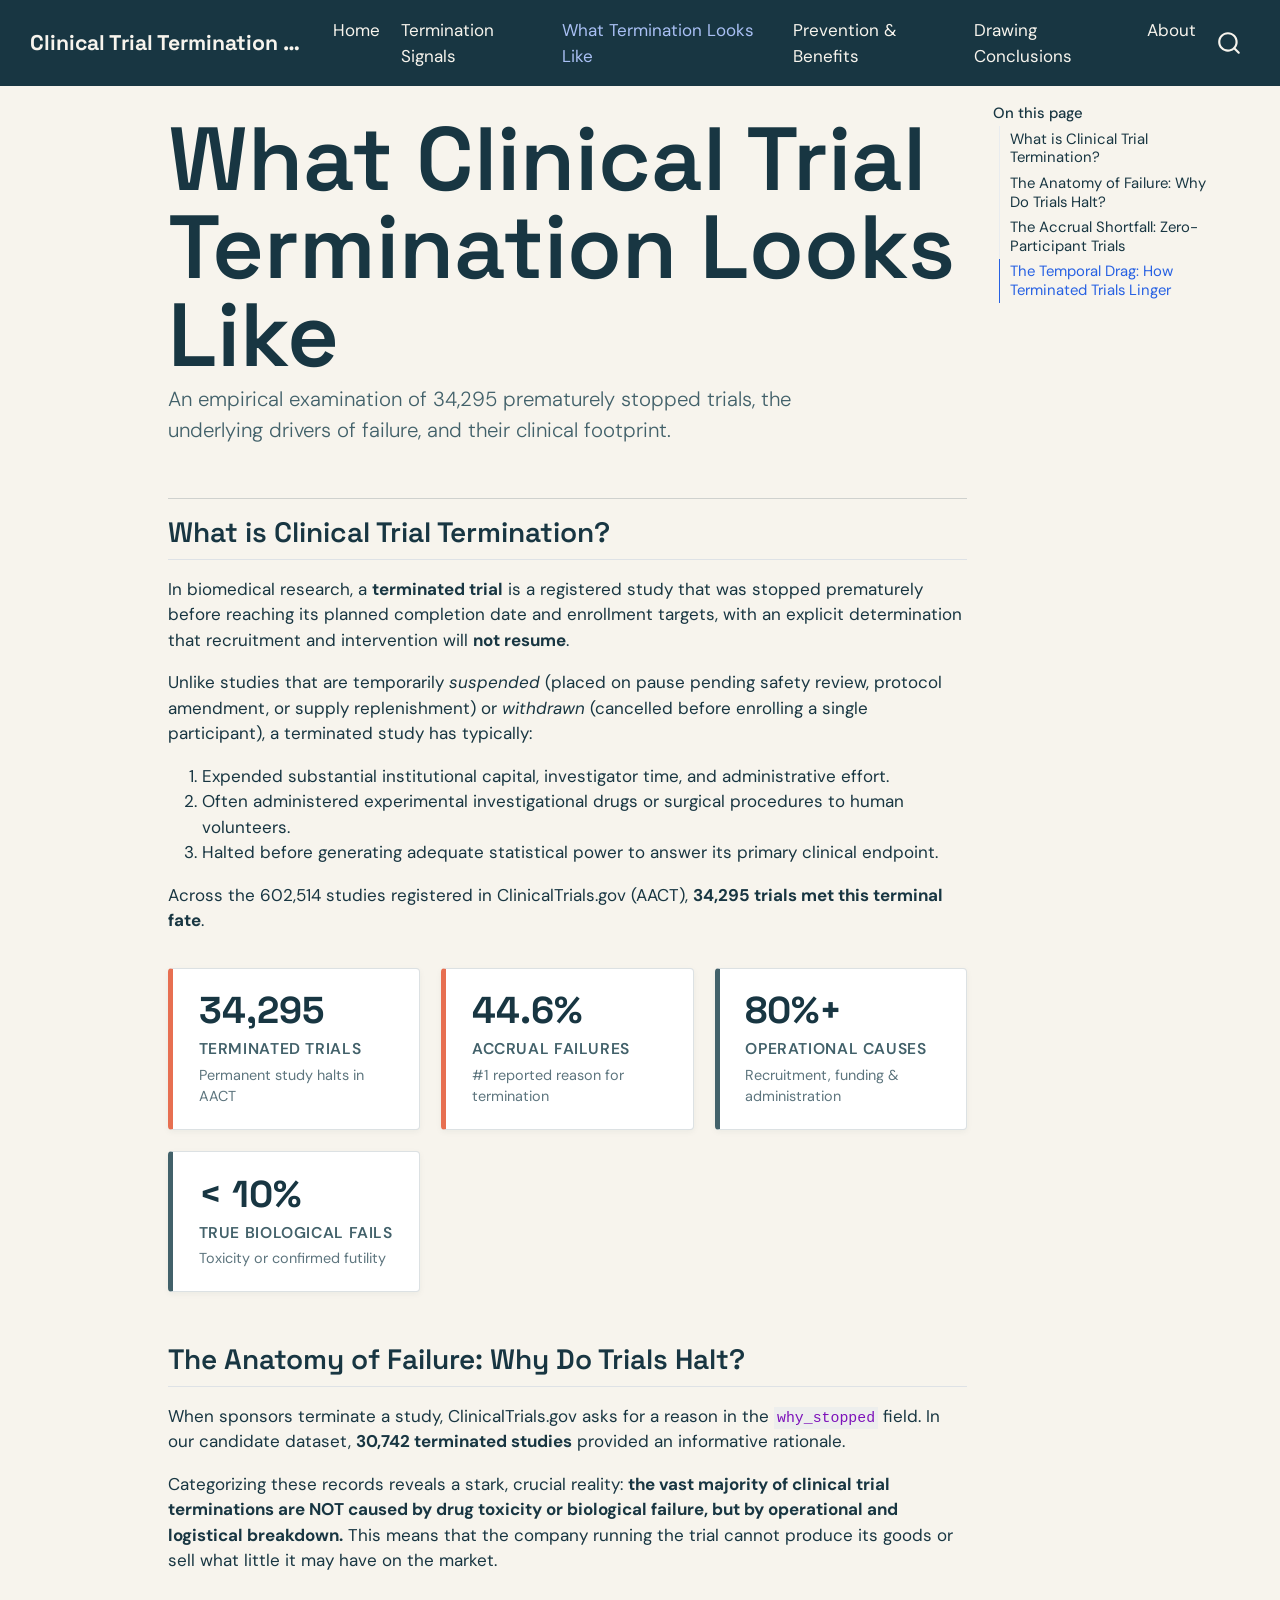
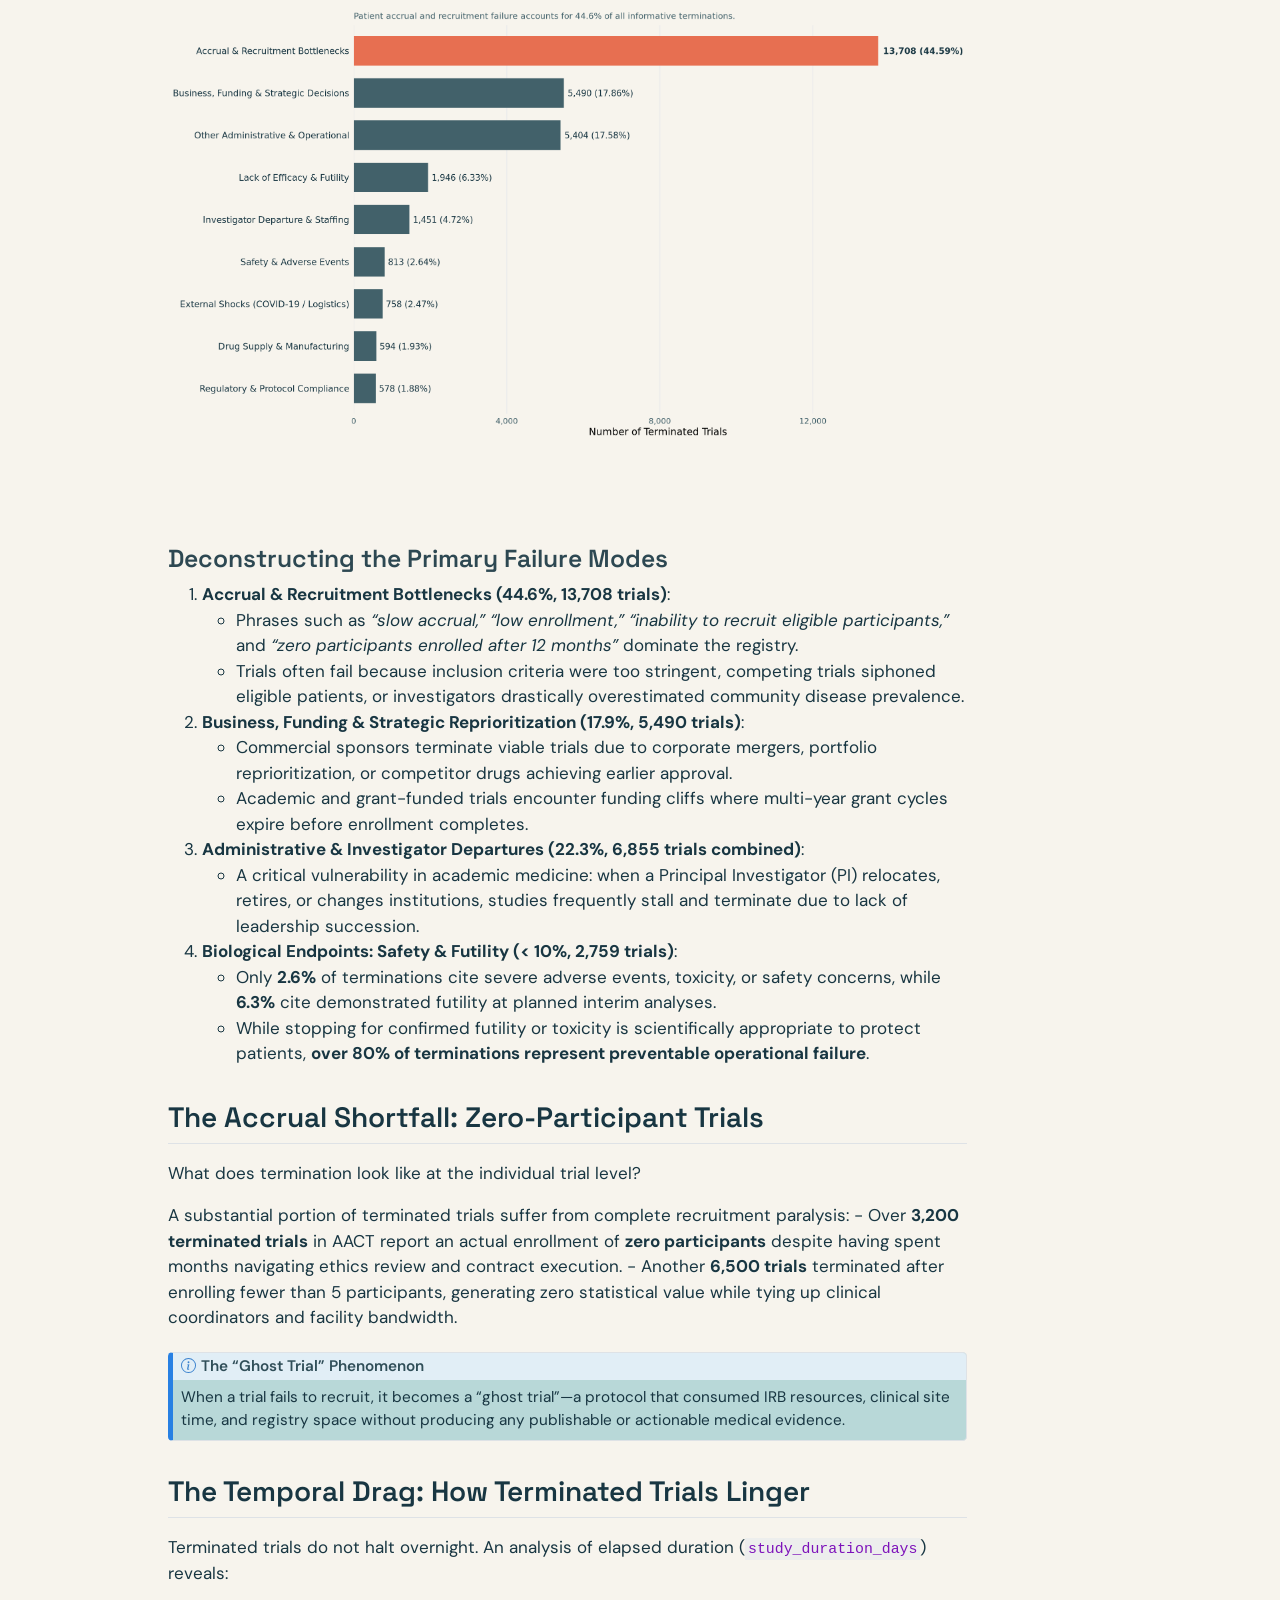
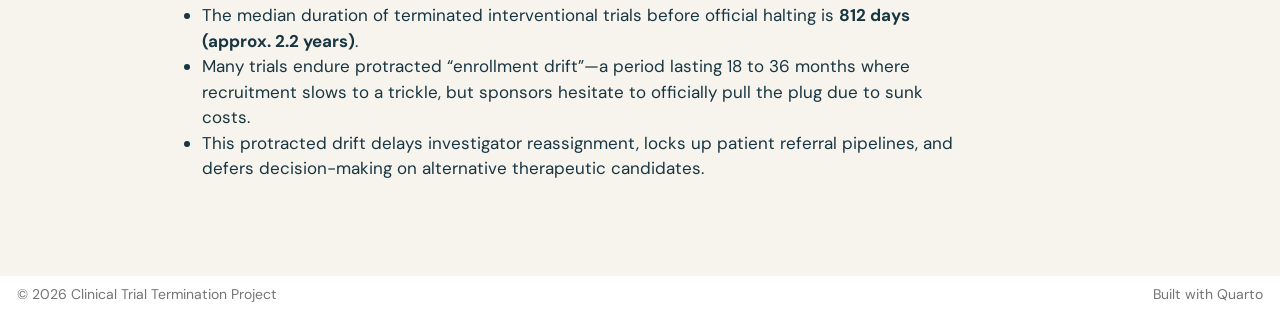
<file: trial-termination.html>
<!DOCTYPE html>
<html xmlns="http://www.w3.org/1999/xhtml" lang="en" xml:lang="en"><head>

<meta charset="utf-8">
<meta name="generator" content="quarto-1.10.18">

<meta name="viewport" content="width=device-width, initial-scale=1.0, user-scalable=yes">


<title>What Clinical Trial Termination Looks Like – Clinical Trial Termination Risk</title>
<style>
/* Default styles provided by pandoc.
** See https://pandoc.org/MANUAL.html#variables-for-html for config info.
*/
span.smallcaps{font-variant: small-caps;}
div.columns{display: flex; gap: 1.5em;}
div.column{flex: auto;}
@media screen {
div.columns{gap: min(4vw, 1.5em);}
div.column{overflow-x: auto;}
}
div.hanging-indent{margin-left: 1.5em; text-indent: -1.5em;}
ul.task-list{list-style: none;}
ul.task-list li input[type="checkbox"] {
  width: 0.8em;
  margin: 0 0.8em 0.2em -1em; /* quarto-specific, see https://github.com/quarto-dev/quarto-cli/issues/4556 */ 
  vertical-align: middle;
}
</style>


<script src="site_libs/quarto-nav/quarto-nav.js"></script>
<script src="site_libs/quarto-nav/headroom.min.js"></script>
<script src="site_libs/clipboard/clipboard.min.js"></script>
<script src="site_libs/quarto-search/autocomplete.umd.js"></script>
<script src="site_libs/quarto-search/fuse.min.js"></script>
<script src="site_libs/quarto-search/quarto-search.js"></script>
<meta name="quarto:offset" content="./">
<script src="site_libs/quarto-html/quarto.js" type="module"></script>
<script src="site_libs/quarto-html/tabsets/tabsets.js" type="module"></script>
<script src="site_libs/quarto-html/popper.min.js"></script>
<script src="site_libs/quarto-html/tippy.umd.min.js"></script>
<script src="site_libs/quarto-html/anchor.min.js"></script>
<link href="site_libs/quarto-html/tippy.css" rel="stylesheet">
<link href="site_libs/quarto-html/quarto-syntax-highlighting-64a204ab8560d761af7679ceaba22944.css" rel="stylesheet" id="quarto-text-highlighting-styles">
<script src="site_libs/bootstrap/bootstrap.min.js"></script>
<link href="site_libs/bootstrap/bootstrap-icons.css" rel="stylesheet">
<link href="site_libs/bootstrap/bootstrap-d9469d63eae83ba9b64738b461e3c39b.min.css" rel="stylesheet" append-hash="true" id="quarto-bootstrap" data-mode="light">
<script id="quarto-search-options" type="application/json">{
  "location": "navbar",
  "copy-button": false,
  "collapse-after": 3,
  "panel-placement": "end",
  "type": "overlay",
  "limit": 50,
  "keyboard-shortcut": [
    "f",
    "/",
    "s"
  ],
  "show-item-context": false,
  "language": {
    "search-no-results-text": "No results",
    "search-matching-documents-text": "matching documents",
    "search-copy-link-title": "Copy link to search",
    "search-hide-matches-text": "Hide additional matches",
    "search-more-match-text": "more match in this document",
    "search-more-matches-text": "more matches in this document",
    "search-clear-button-title": "Clear",
    "search-text-placeholder": "",
    "search-detached-cancel-button-title": "Cancel",
    "search-submit-button-title": "Submit",
    "search-label": "Search"
  }
}</script>
<style>html{ scroll-behavior: smooth; }</style>


<link rel="stylesheet" href="styles.css">
</head>

<body class="nav-fixed quarto-light">

<div id="quarto-search-results"></div>
  <header id="quarto-header" class="headroom fixed-top">
    <nav class="navbar navbar-expand-lg " data-bs-theme="dark">
      <div class="navbar-container container-fluid">
      <div class="navbar-brand-container mx-auto">
    <a class="navbar-brand" href="./index.html">
    <span class="navbar-title">Clinical Trial Termination Risk</span>
    </a>
  </div>
            <div id="quarto-search" class="" title="Search"></div>
          <button class="navbar-toggler" type="button" data-bs-toggle="collapse" data-bs-target="#navbarCollapse" aria-controls="navbarCollapse" role="menu" aria-expanded="false" aria-label="Toggle navigation" onclick="if (window.quartoToggleHeadroom) { window.quartoToggleHeadroom(); }">
  <span class="navbar-toggler-icon"></span>
</button>
          <div class="collapse navbar-collapse" id="navbarCollapse">
            <ul class="navbar-nav navbar-nav-scroll me-auto">
  <li class="nav-item">
    <a class="nav-link" href="./index.html"> 
<span class="menu-text">Home</span></a>
  </li>  
  <li class="nav-item">
    <a class="nav-link" href="./termination-signals.html"> 
<span class="menu-text">Termination Signals</span></a>
  </li>  
  <li class="nav-item">
    <a class="nav-link active" href="./trial-termination.html" aria-current="page"> 
<span class="menu-text">What Termination Looks Like</span></a>
  </li>  
  <li class="nav-item">
    <a class="nav-link" href="./prevention.html"> 
<span class="menu-text">Prevention &amp; Benefits</span></a>
  </li>  
  <li class="nav-item">
    <a class="nav-link" href="./data-methods.html"> 
<span class="menu-text">Drawing Conclusions</span></a>
  </li>  
  <li class="nav-item">
    <a class="nav-link" href="./about.html"> 
<span class="menu-text">About</span></a>
  </li>  
</ul>
          </div> <!-- /navcollapse -->
            <div class="quarto-navbar-tools">
</div>
      </div> <!-- /container-fluid -->
    </nav>
</header>
<!-- content -->
<div id="quarto-content" class="quarto-container page-columns page-rows-contents page-layout-article page-navbar">
<!-- sidebar -->
<!-- margin-sidebar -->
    <div id="quarto-margin-sidebar" class="sidebar margin-sidebar">
        <nav id="TOC" role="doc-toc" class="toc-active">
    <h2 id="toc-title">On this page</h2>
   
  <ul class="collapse">
  <li><a href="#what-is-clinical-trial-termination" id="toc-what-is-clinical-trial-termination" class="nav-link active" data-scroll-target="#what-is-clinical-trial-termination">What is Clinical Trial Termination?</a></li>
  <li><a href="#the-anatomy-of-failure-why-do-trials-halt" id="toc-the-anatomy-of-failure-why-do-trials-halt" class="nav-link" data-scroll-target="#the-anatomy-of-failure-why-do-trials-halt">The Anatomy of Failure: Why Do Trials Halt?</a></li>
  <li><a href="#the-accrual-shortfall-zero-participant-trials" id="toc-the-accrual-shortfall-zero-participant-trials" class="nav-link" data-scroll-target="#the-accrual-shortfall-zero-participant-trials">The Accrual Shortfall: Zero-Participant Trials</a></li>
  <li><a href="#the-temporal-drag-how-terminated-trials-linger" id="toc-the-temporal-drag-how-terminated-trials-linger" class="nav-link" data-scroll-target="#the-temporal-drag-how-terminated-trials-linger">The Temporal Drag: How Terminated Trials Linger</a></li>
  </ul>
</nav>
    </div>
<!-- main -->
<main class="content" id="quarto-document-content">

<header id="title-block-header" class="quarto-title-block default">
<div class="quarto-title">
<h1 class="title">What Clinical Trial Termination Looks Like</h1>
<p class="subtitle lead">An empirical examination of 34,295 prematurely stopped trials, the underlying drivers of failure, and their clinical footprint.</p>
</div>



<div class="quarto-title-meta">

    
  
    
  </div>
  


</header>


<section id="what-is-clinical-trial-termination" class="level2">
<h2 class="anchored" data-anchor-id="what-is-clinical-trial-termination">What is Clinical Trial Termination?</h2>
<p>In biomedical research, a <strong>terminated trial</strong> is a registered study that was stopped prematurely before reaching its planned completion date and enrollment targets, with an explicit determination that recruitment and intervention will <strong>not resume</strong>.</p>
<p>Unlike studies that are temporarily <em>suspended</em> (placed on pause pending safety review, protocol amendment, or supply replenishment) or <em>withdrawn</em> (cancelled before enrolling a single participant), a terminated study has typically:</p>
<ol type="1">
<li>Expended substantial institutional capital, investigator time, and administrative effort.</li>
<li>Often administered experimental investigational drugs or surgical procedures to human volunteers.</li>
<li>Halted before generating adequate statistical power to answer its primary clinical endpoint.</li>
</ol>
<p>Across the 602,514 studies registered in ClinicalTrials.gov (AACT), <strong>34,295 trials met this terminal fate</strong>.</p>
<div class="metrics-container">
<div class="metric-card">
<div class="metric-number">
34,295
</div>
<div class="metric-label">
Terminated Trials
</div>
<div class="metric-sub">
Permanent study halts in AACT
</div>
</div>
<div class="metric-card">
<div class="metric-number">
44.6%
</div>
<div class="metric-label">
Accrual Failures
</div>
<div class="metric-sub">
#1 reported reason for termination
</div>
</div>
<div class="metric-card alt">
<div class="metric-number">
80%+
</div>
<div class="metric-label">
Operational Causes
</div>
<div class="metric-sub">
Recruitment, funding &amp; administration
</div>
</div>
<div class="metric-card alt">
<div class="metric-number">
&lt; 10%
</div>
<div class="metric-label">
True Biological Fails
</div>
<div class="metric-sub">
Toxicity or confirmed futility
</div>
</div>
</div>
</section>
<section id="the-anatomy-of-failure-why-do-trials-halt" class="level2">
<h2 class="anchored" data-anchor-id="the-anatomy-of-failure-why-do-trials-halt">The Anatomy of Failure: Why Do Trials Halt?</h2>
<p>When sponsors terminate a study, ClinicalTrials.gov asks for a reason in the <code>why_stopped</code> field. In our candidate dataset, <strong>30,742 terminated studies</strong> provided an informative rationale.</p>
<p>Categorizing these records reveals a stark, crucial reality: <strong>the vast majority of clinical trial terminations are NOT caused by drug toxicity or biological failure, but by operational and logistical breakdown.</strong> This means that the company running the trial cannot produce its goods or sell what little it may have on the market.</p>
<div class="cell">
<div class="cell-output-display">
<div id="fig-why-stopped" class="quarto-float quarto-figure quarto-figure-center anchored">
<figure class="quarto-float quarto-float-fig figure">
<div aria-describedby="fig-why-stopped-caption-0ceaefa1-69ba-4598-a22c-09a6ac19f8ca">
<img src="trial-termination_files/figure-html/fig-why-stopped-1.png" class="img-fluid figure-img" width="1200">
</div>
<figcaption class="quarto-float-caption-bottom quarto-float-caption quarto-float-fig" id="fig-why-stopped-caption-0ceaefa1-69ba-4598-a22c-09a6ac19f8ca">
Figure&nbsp;1: Distribution of reported reasons for clinical trial termination (n = 30,742)
</figcaption>
</figure>
</div>
</div>
</div>
<section id="deconstructing-the-primary-failure-modes" class="level3">
<h3 class="anchored" data-anchor-id="deconstructing-the-primary-failure-modes">Deconstructing the Primary Failure Modes</h3>
<ol type="1">
<li><strong>Accrual &amp; Recruitment Bottlenecks (44.6%, 13,708 trials)</strong>:
<ul>
<li>Phrases such as <em>“slow accrual,” “low enrollment,” “inability to recruit eligible participants,”</em> and <em>“zero participants enrolled after 12 months”</em> dominate the registry.</li>
<li>Trials often fail because inclusion criteria were too stringent, competing trials siphoned eligible patients, or investigators drastically overestimated community disease prevalence.</li>
</ul></li>
<li><strong>Business, Funding &amp; Strategic Reprioritization (17.9%, 5,490 trials)</strong>:
<ul>
<li>Commercial sponsors terminate viable trials due to corporate mergers, portfolio reprioritization, or competitor drugs achieving earlier approval.</li>
<li>Academic and grant-funded trials encounter funding cliffs where multi-year grant cycles expire before enrollment completes.</li>
</ul></li>
<li><strong>Administrative &amp; Investigator Departures (22.3%, 6,855 trials combined)</strong>:
<ul>
<li>A critical vulnerability in academic medicine: when a Principal Investigator (PI) relocates, retires, or changes institutions, studies frequently stall and terminate due to lack of leadership succession.</li>
</ul></li>
<li><strong>Biological Endpoints: Safety &amp; Futility (&lt; 10%, 2,759 trials)</strong>:
<ul>
<li>Only <strong>2.6%</strong> of terminations cite severe adverse events, toxicity, or safety concerns, while <strong>6.3%</strong> cite demonstrated futility at planned interim analyses.</li>
<li>While stopping for confirmed futility or toxicity is scientifically appropriate to protect patients, <strong>over 80% of terminations represent preventable operational failure</strong>.</li>
</ul></li>
</ol>
</section>
</section>
<section id="the-accrual-shortfall-zero-participant-trials" class="level2">
<h2 class="anchored" data-anchor-id="the-accrual-shortfall-zero-participant-trials">The Accrual Shortfall: Zero-Participant Trials</h2>
<p>What does termination look like at the individual trial level?</p>
<p>A substantial portion of terminated trials suffer from complete recruitment paralysis: - Over <strong>3,200 terminated trials</strong> in AACT report an actual enrollment of <strong>zero participants</strong> despite having spent months navigating ethics review and contract execution. - Another <strong>6,500 trials</strong> terminated after enrolling fewer than 5 participants, generating zero statistical value while tying up clinical coordinators and facility bandwidth.</p>
<div class="callout callout-style-default callout-note callout-titled">
<div class="callout-header d-flex align-content-center">
<div class="callout-icon-container">
<i class="callout-icon"></i>
</div>
<div class="callout-title-container flex-fill">
<span class="screen-reader-only">Note</span>The “Ghost Trial” Phenomenon
</div>
</div>
<div class="callout-body-container callout-body">
<p>When a trial fails to recruit, it becomes a “ghost trial”—a protocol that consumed IRB resources, clinical site time, and registry space without producing any publishable or actionable medical evidence.</p>
</div>
</div>
</section>
<section id="the-temporal-drag-how-terminated-trials-linger" class="level2">
<h2 class="anchored" data-anchor-id="the-temporal-drag-how-terminated-trials-linger">The Temporal Drag: How Terminated Trials Linger</h2>
<p>Terminated trials do not halt overnight. An analysis of elapsed duration (<code>study_duration_days</code>) reveals:</p>
<ul>
<li>The median duration of terminated interventional trials before official halting is <strong>812 days (approx. 2.2 years)</strong>.</li>
<li>Many trials endure protracted “enrollment drift”—a period lasting 18 to 36 months where recruitment slows to a trickle, but sponsors hesitate to officially pull the plug due to sunk costs.</li>
<li>This protracted drift delays investigator reassignment, locks up patient referral pipelines, and defers decision-making on alternative therapeutic candidates.</li>
</ul>


</section>

</main> <!-- /main -->
<script id="quarto-html-after-body" type="application/javascript">
  window.document.addEventListener("DOMContentLoaded", function (event) {
    const icon = "";
    const anchorJS = new window.AnchorJS();
    anchorJS.options = {
      placement: 'right',
      icon: icon
    };
    anchorJS.add('.anchored');
    const isCodeAnnotation = (el) => {
      for (const clz of el.classList) {
        if (clz.startsWith('code-annotation-')) {                     
          return true;
        }
      }
      return false;
    }
    const onCopySuccess = function(e) {
      // button target
      const button = e.trigger;
      // don't keep focus
      button.blur();
      // flash "checked"
      button.classList.add('code-copy-button-checked');
      var currentTitle = button.getAttribute("title");
      button.setAttribute("title", "Copied!");
      let tooltip;
      if (window.bootstrap) {
        button.setAttribute("data-bs-toggle", "tooltip");
        button.setAttribute("data-bs-placement", "left");
        button.setAttribute("data-bs-title", "Copied!");
        tooltip = new bootstrap.Tooltip(button, 
          { trigger: "manual", 
            customClass: "code-copy-button-tooltip",
            offset: [0, -8]});
        tooltip.show();    
      }
      setTimeout(function() {
        if (tooltip) {
          tooltip.hide();
          button.removeAttribute("data-bs-title");
          button.removeAttribute("data-bs-toggle");
          button.removeAttribute("data-bs-placement");
        }
        button.setAttribute("title", currentTitle);
        button.classList.remove('code-copy-button-checked');
      }, 1000);
      // clear code selection
      e.clearSelection();
    }
    const getTextToCopy = function(trigger) {
      const outerScaffold = trigger.parentElement.cloneNode(true);
      const codeEl = outerScaffold.querySelector('code');
      for (const childEl of codeEl.children) {
        if (isCodeAnnotation(childEl)) {
          childEl.remove();
        }
      }
      return codeEl.innerText;
    }
    const clipboard = new window.ClipboardJS('.code-copy-button:not([data-in-quarto-modal])', {
      text: getTextToCopy
    });
    clipboard.on('success', onCopySuccess);
    if (window.document.getElementById('quarto-embedded-source-code-modal')) {
      const clipboardModal = new window.ClipboardJS('.code-copy-button[data-in-quarto-modal]', {
        text: getTextToCopy,
        container: window.document.getElementById('quarto-embedded-source-code-modal')
      });
      clipboardModal.on('success', onCopySuccess);
    }
      var localhostRegex = new RegExp(/^(?:http|https):\/\/localhost\:?[0-9]*\//);
      var mailtoRegex = new RegExp(/^mailto:/);
        var filterRegex = new RegExp("https:\/\/karareed2026-max\.github\.io\/clinical-Trials\/");
      var isInternal = (href) => {
          return filterRegex.test(href) || localhostRegex.test(href) || mailtoRegex.test(href);
      }
      // Inspect non-navigation links and adorn them if external
     var links = window.document.querySelectorAll('a[href]:not(.nav-link):not(.navbar-brand):not(.toc-action):not(.sidebar-link):not(.sidebar-item-toggle):not(.pagination-link):not(.no-external):not([aria-hidden]):not(.dropdown-item):not(.quarto-navigation-tool):not(.about-link)');
      for (var i=0; i<links.length; i++) {
        const link = links[i];
        if (!isInternal(link.href)) {
          // undo the damage that might have been done by quarto-nav.js in the case of
          // links that we want to consider external
          if (link.dataset.originalHref !== undefined) {
            link.href = link.dataset.originalHref;
          }
        }
      }
    function tippyHover(el, contentFn, onTriggerFn, onUntriggerFn) {
      const config = {
        allowHTML: true,
        maxWidth: 500,
        delay: 100,
        arrow: false,
        appendTo: function(el) {
            return el.parentElement;
        },
        interactive: true,
        interactiveBorder: 10,
        theme: 'quarto',
        placement: 'bottom-start',
      };
      if (contentFn) {
        config.content = contentFn;
      }
      if (onTriggerFn) {
        config.onTrigger = onTriggerFn;
      }
      if (onUntriggerFn) {
        config.onUntrigger = onUntriggerFn;
      }
      window.tippy(el, config); 
    }
    const noterefs = window.document.querySelectorAll('a[role="doc-noteref"]');
    for (var i=0; i<noterefs.length; i++) {
      const ref = noterefs[i];
      tippyHover(ref, function() {
        // use id or data attribute instead here
        let href = ref.getAttribute('data-footnote-href') || ref.getAttribute('href');
        try { href = new URL(href).hash; } catch {}
        const id = href.replace(/^#\/?/, "");
        const note = window.document.getElementById(id);
        if (note) {
          return note.innerHTML;
        } else {
          return "";
        }
      });
    }
    const xrefs = window.document.querySelectorAll('a.quarto-xref');
    const processXRef = (id, note) => {
      // Strip column container classes
      const stripColumnClz = (el) => {
        el.classList.remove("page-full", "page-columns");
        if (el.children) {
          for (const child of el.children) {
            stripColumnClz(child);
          }
        }
      }
      stripColumnClz(note)
      if (id === null || id.startsWith('sec-')) {
        // Special case sections, only their first couple elements
        const container = document.createElement("div");
        if (note.children && note.children.length > 2) {
          container.appendChild(note.children[0].cloneNode(true));
          for (let i = 1; i < note.children.length; i++) {
            const child = note.children[i];
            if (child.tagName === "P" && child.innerText === "") {
              continue;
            } else {
              container.appendChild(child.cloneNode(true));
              break;
            }
          }
          if (window.Quarto?.typesetMath) {
            window.Quarto.typesetMath(container);
          }
          return container.innerHTML
        } else {
          if (window.Quarto?.typesetMath) {
            window.Quarto.typesetMath(note);
          }
          return note.innerHTML;
        }
      } else {
        // Remove any anchor links if they are present
        const anchorLink = note.querySelector('a.anchorjs-link');
        if (anchorLink) {
          anchorLink.remove();
        }
        if (window.Quarto?.typesetMath) {
          window.Quarto.typesetMath(note);
        }
        if (note.classList.contains("callout")) {
          return note.outerHTML;
        } else {
          return note.innerHTML;
        }
      }
    }
    for (var i=0; i<xrefs.length; i++) {
      const xref = xrefs[i];
      tippyHover(xref, undefined, function(instance) {
        instance.disable();
        let url = xref.getAttribute('href');
        let hash = undefined; 
        if (url.startsWith('#')) {
          hash = url;
        } else {
          try { hash = new URL(url).hash; } catch {}
        }
        if (hash) {
          const id = hash.replace(/^#\/?/, "");
          const note = window.document.getElementById(id);
          if (note !== null) {
            try {
              const html = processXRef(id, note.cloneNode(true));
              instance.setContent(html);
            } finally {
              instance.enable();
              instance.show();
            }
          } else {
            // See if we can fetch this
            fetch(url.split('#')[0])
            .then(res => res.text())
            .then(html => {
              const parser = new DOMParser();
              const htmlDoc = parser.parseFromString(html, "text/html");
              const note = htmlDoc.getElementById(id);
              if (note !== null) {
                const html = processXRef(id, note);
                instance.setContent(html);
              } 
            }).finally(() => {
              instance.enable();
              instance.show();
            });
          }
        } else {
          // See if we can fetch a full url (with no hash to target)
          // This is a special case and we should probably do some content thinning / targeting
          fetch(url)
          .then(res => res.text())
          .then(html => {
            const parser = new DOMParser();
            const htmlDoc = parser.parseFromString(html, "text/html");
            const note = htmlDoc.querySelector('main.content');
            if (note !== null) {
              // This should only happen for chapter cross references
              // (since there is no id in the URL)
              // remove the first header
              if (note.children.length > 0 && note.children[0].tagName === "HEADER") {
                note.children[0].remove();
              }
              const html = processXRef(null, note);
              instance.setContent(html);
            } 
          }).finally(() => {
            instance.enable();
            instance.show();
          });
        }
      }, function(instance) {
      });
    }
        let selectedAnnoteEl;
        const selectorForAnnotation = ( cell, annotation) => {
          let cellAttr = 'data-code-cell="' + cell + '"';
          let lineAttr = 'data-code-annotation="' +  annotation + '"';
          const selector = 'span[' + cellAttr + '][' + lineAttr + ']';
          return selector;
        }
        const selectCodeLines = (annoteEl) => {
          const doc = window.document;
          const targetCell = annoteEl.getAttribute("data-target-cell");
          const targetAnnotation = annoteEl.getAttribute("data-target-annotation");
          const annoteSpan = window.document.querySelector(selectorForAnnotation(targetCell, targetAnnotation));
          const lines = annoteSpan.getAttribute("data-code-lines").split(",");
          const lineIds = lines.map((line) => {
            return targetCell + "-" + line;
          })
          let top = null;
          let height = null;
          let parent = null;
          if (lineIds.length > 0) {
              //compute the position of the single el (top and bottom and make a div)
              const el = window.document.getElementById(lineIds[0]);
              top = el.offsetTop;
              height = el.offsetHeight;
              parent = el.parentElement.parentElement;
            if (lineIds.length > 1) {
              const lastEl = window.document.getElementById(lineIds[lineIds.length - 1]);
              const bottom = lastEl.offsetTop + lastEl.offsetHeight;
              height = bottom - top;
            }
            if (top !== null && height !== null && parent !== null) {
              // cook up a div (if necessary) and position it 
              let div = window.document.getElementById("code-annotation-line-highlight");
              if (div === null) {
                div = window.document.createElement("div");
                div.setAttribute("id", "code-annotation-line-highlight");
                div.style.position = 'absolute';
                parent.appendChild(div);
              }
              div.style.top = top - 2 + "px";
              div.style.height = height + 4 + "px";
              div.style.left = 0;
              let gutterDiv = window.document.getElementById("code-annotation-line-highlight-gutter");
              if (gutterDiv === null) {
                gutterDiv = window.document.createElement("div");
                gutterDiv.setAttribute("id", "code-annotation-line-highlight-gutter");
                gutterDiv.style.position = 'absolute';
                const codeCell = window.document.getElementById(targetCell);
                const gutter = codeCell.querySelector('.code-annotation-gutter');
                gutter.appendChild(gutterDiv);
              }
              gutterDiv.style.top = top - 2 + "px";
              gutterDiv.style.height = height + 4 + "px";
            }
            selectedAnnoteEl = annoteEl;
          }
        };
        const unselectCodeLines = () => {
          const elementsIds = ["code-annotation-line-highlight", "code-annotation-line-highlight-gutter"];
          elementsIds.forEach((elId) => {
            const div = window.document.getElementById(elId);
            if (div) {
              div.remove();
            }
          });
          selectedAnnoteEl = undefined;
        };
          // Handle positioning of the toggle
      window.addEventListener(
        "resize",
        throttle(() => {
          elRect = undefined;
          if (selectedAnnoteEl) {
            selectCodeLines(selectedAnnoteEl);
          }
        }, 10)
      );
      function throttle(fn, ms) {
      let throttle = false;
      let timer;
        return (...args) => {
          if(!throttle) { // first call gets through
              fn.apply(this, args);
              throttle = true;
          } else { // all the others get throttled
              if(timer) clearTimeout(timer); // cancel #2
              timer = setTimeout(() => {
                fn.apply(this, args);
                timer = throttle = false;
              }, ms);
          }
        };
      }
        // Attach click handler to the DT
        const annoteDls = window.document.querySelectorAll('dt[data-target-cell]');
        for (const annoteDlNode of annoteDls) {
          annoteDlNode.addEventListener('click', (event) => {
            const clickedEl = event.target;
            if (clickedEl !== selectedAnnoteEl) {
              unselectCodeLines();
              const activeEl = window.document.querySelector('dt[data-target-cell].code-annotation-active');
              if (activeEl) {
                activeEl.classList.remove('code-annotation-active');
              }
              selectCodeLines(clickedEl);
              clickedEl.classList.add('code-annotation-active');
            } else {
              // Unselect the line
              unselectCodeLines();
              clickedEl.classList.remove('code-annotation-active');
            }
          });
        }
    const findCites = (el) => {
      const parentEl = el.parentElement;
      if (parentEl) {
        const cites = parentEl.dataset.cites;
        if (cites) {
          return {
            el,
            cites: cites.split(' ')
          };
        } else {
          return findCites(el.parentElement)
        }
      } else {
        return undefined;
      }
    };
    var bibliorefs = window.document.querySelectorAll('a[role="doc-biblioref"]');
    for (var i=0; i<bibliorefs.length; i++) {
      const ref = bibliorefs[i];
      const citeInfo = findCites(ref);
      if (citeInfo) {
        tippyHover(citeInfo.el, function() {
          var popup = window.document.createElement('div');
          citeInfo.cites.forEach(function(cite) {
            var citeDiv = window.document.createElement('div');
            citeDiv.classList.add('hanging-indent');
            citeDiv.classList.add('csl-entry');
            var biblioDiv = window.document.getElementById('ref-' + cite);
            if (biblioDiv) {
              citeDiv.innerHTML = biblioDiv.innerHTML;
            }
            popup.appendChild(citeDiv);
          });
          return popup.innerHTML;
        });
      }
    }
  });
  </script>
</div> <!-- /content -->
<footer class="footer">
  <div class="nav-footer">
    <div class="nav-footer-left">
<p>© 2026 Clinical Trial Termination Project</p>
</div>   
    <div class="nav-footer-center">
      &nbsp;
    </div>
    <div class="nav-footer-right">
<p>Built with Quarto</p>
</div>
  </div>
</footer>




<script src="site_libs/quarto-html/zenscroll-min.js"></script>
</body></html>
</file>
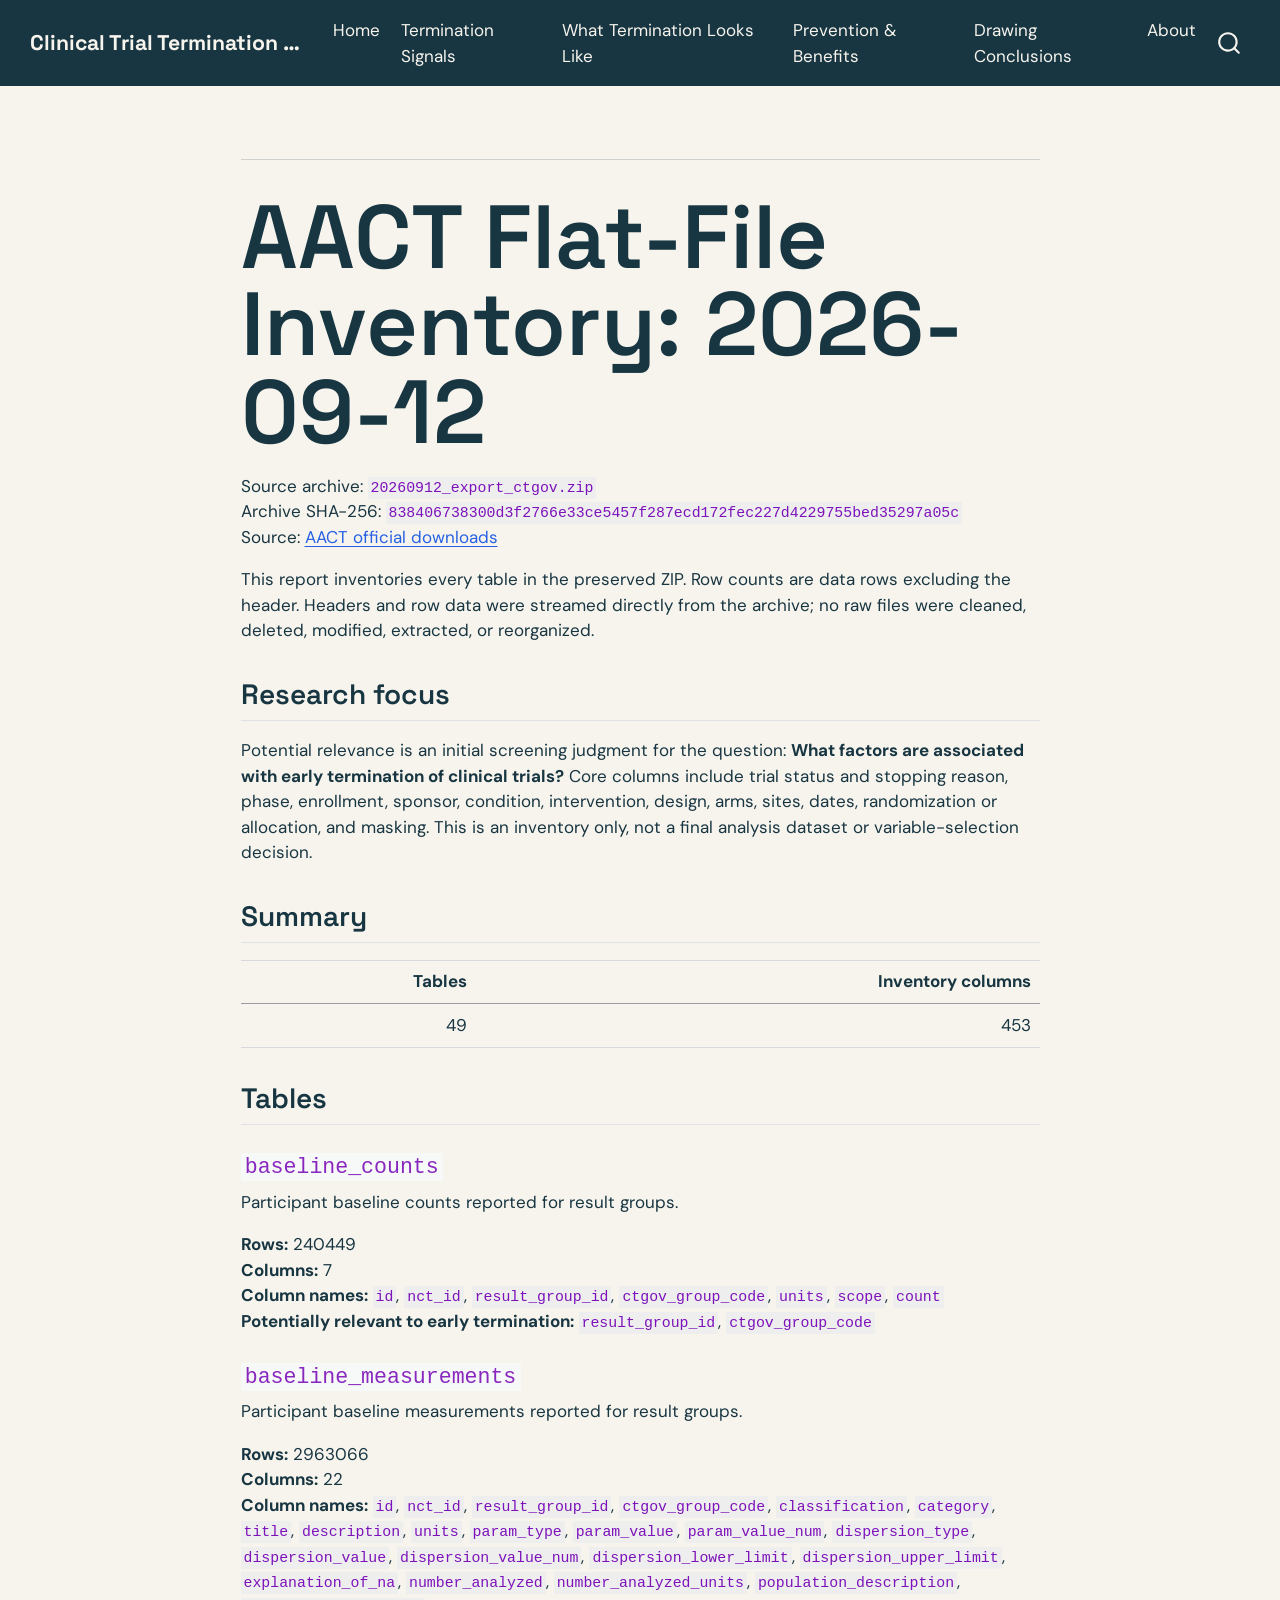
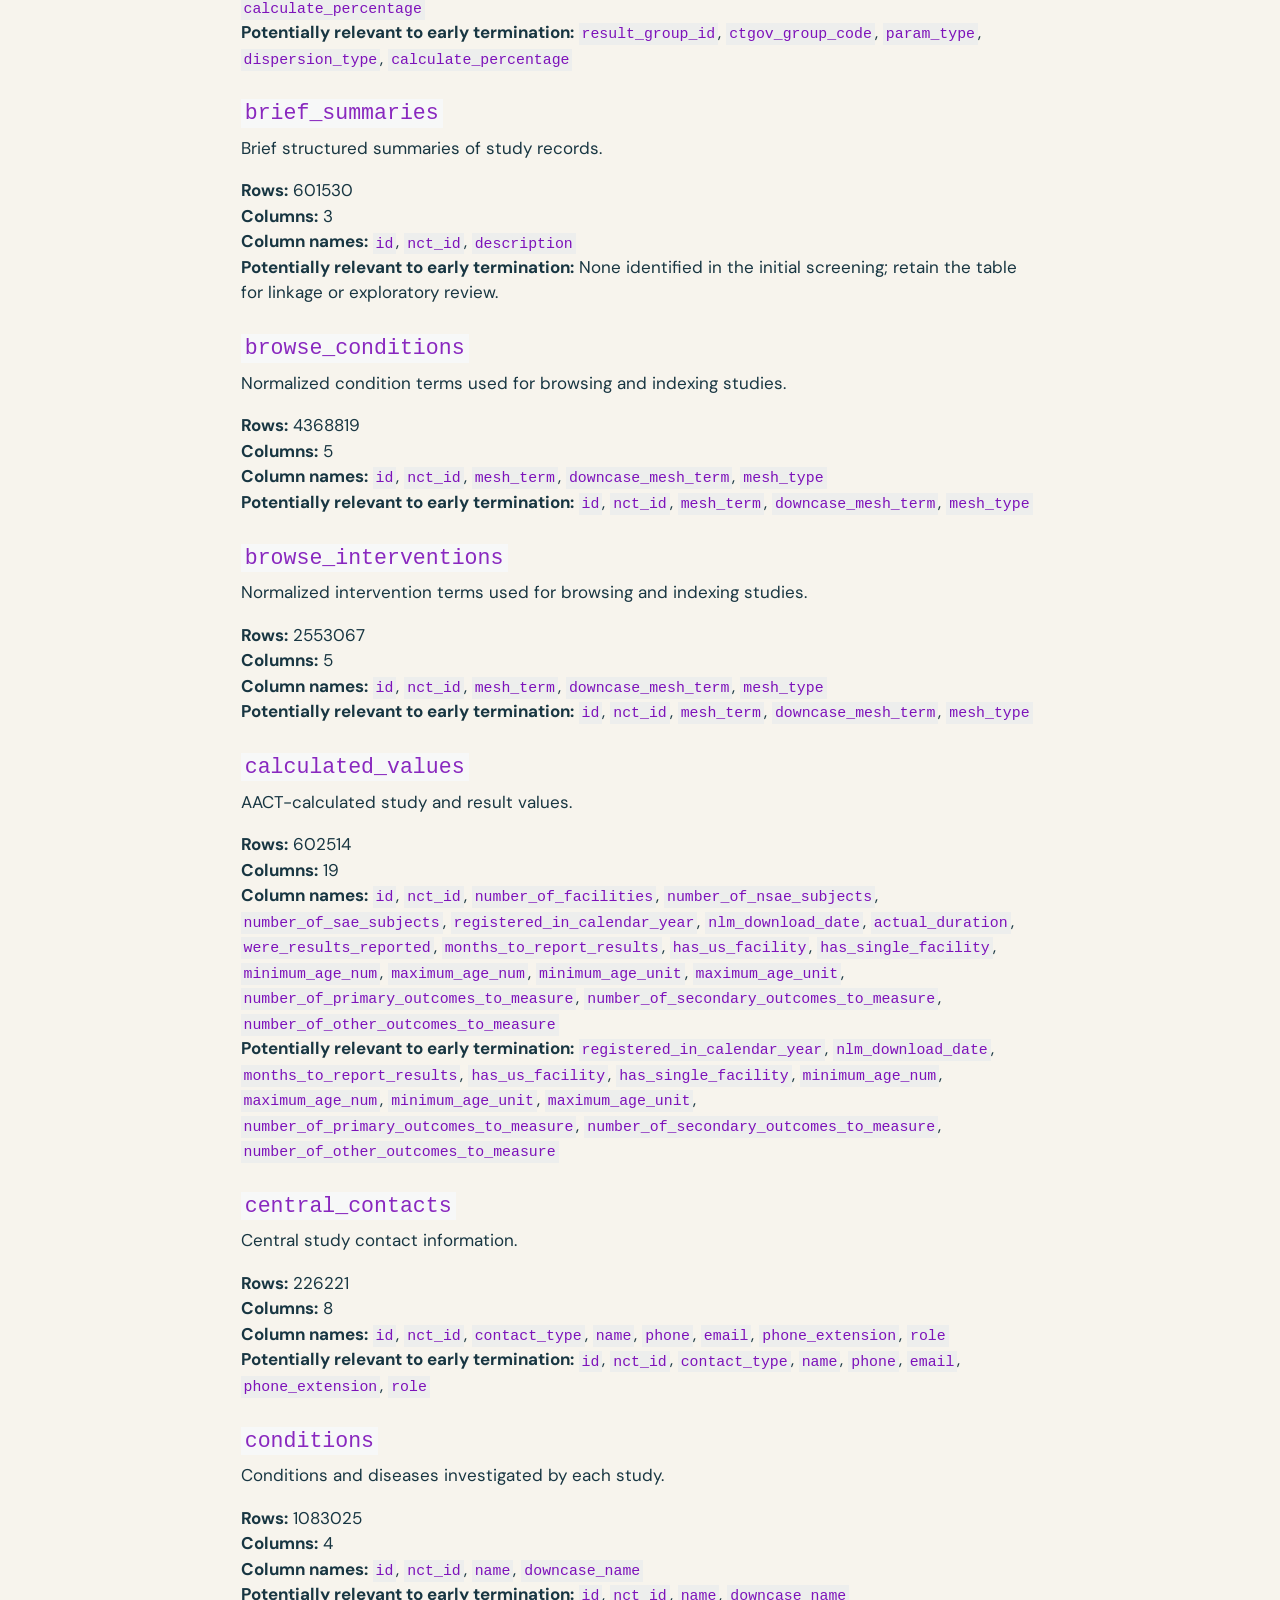
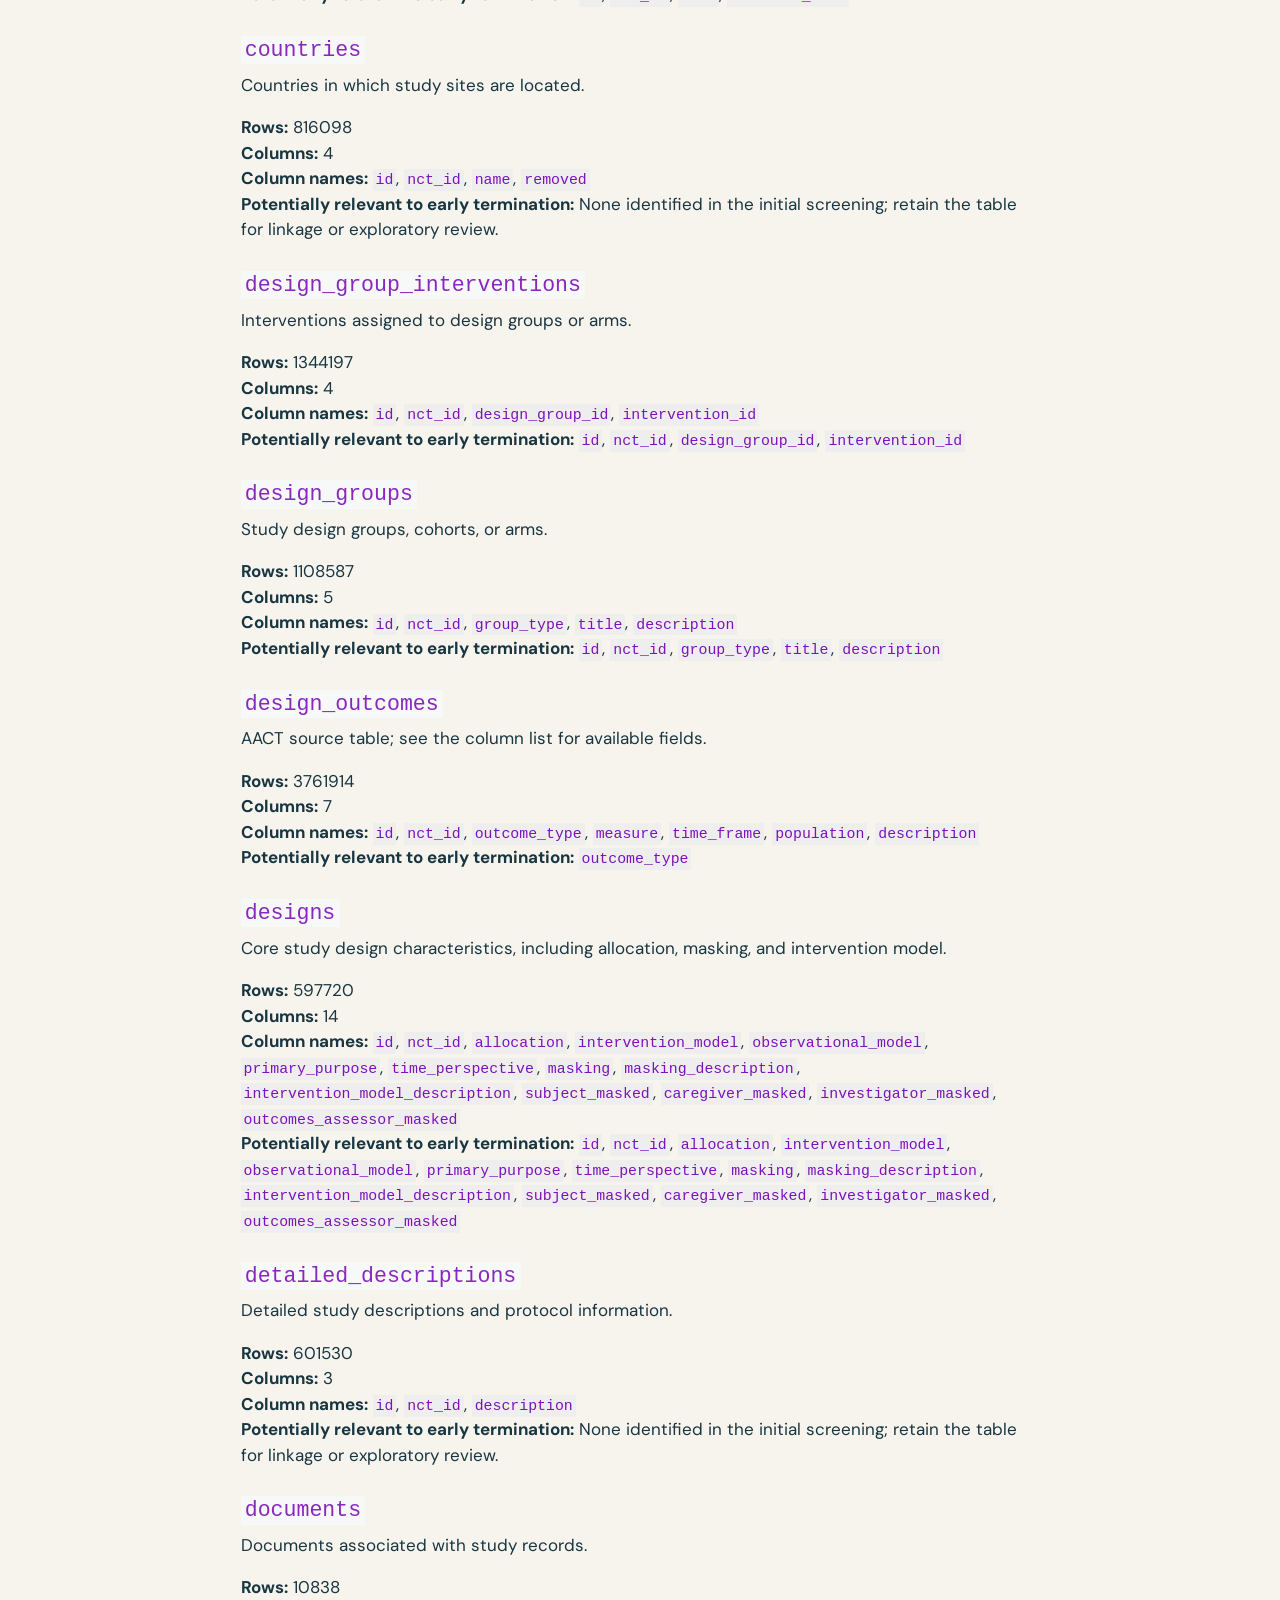
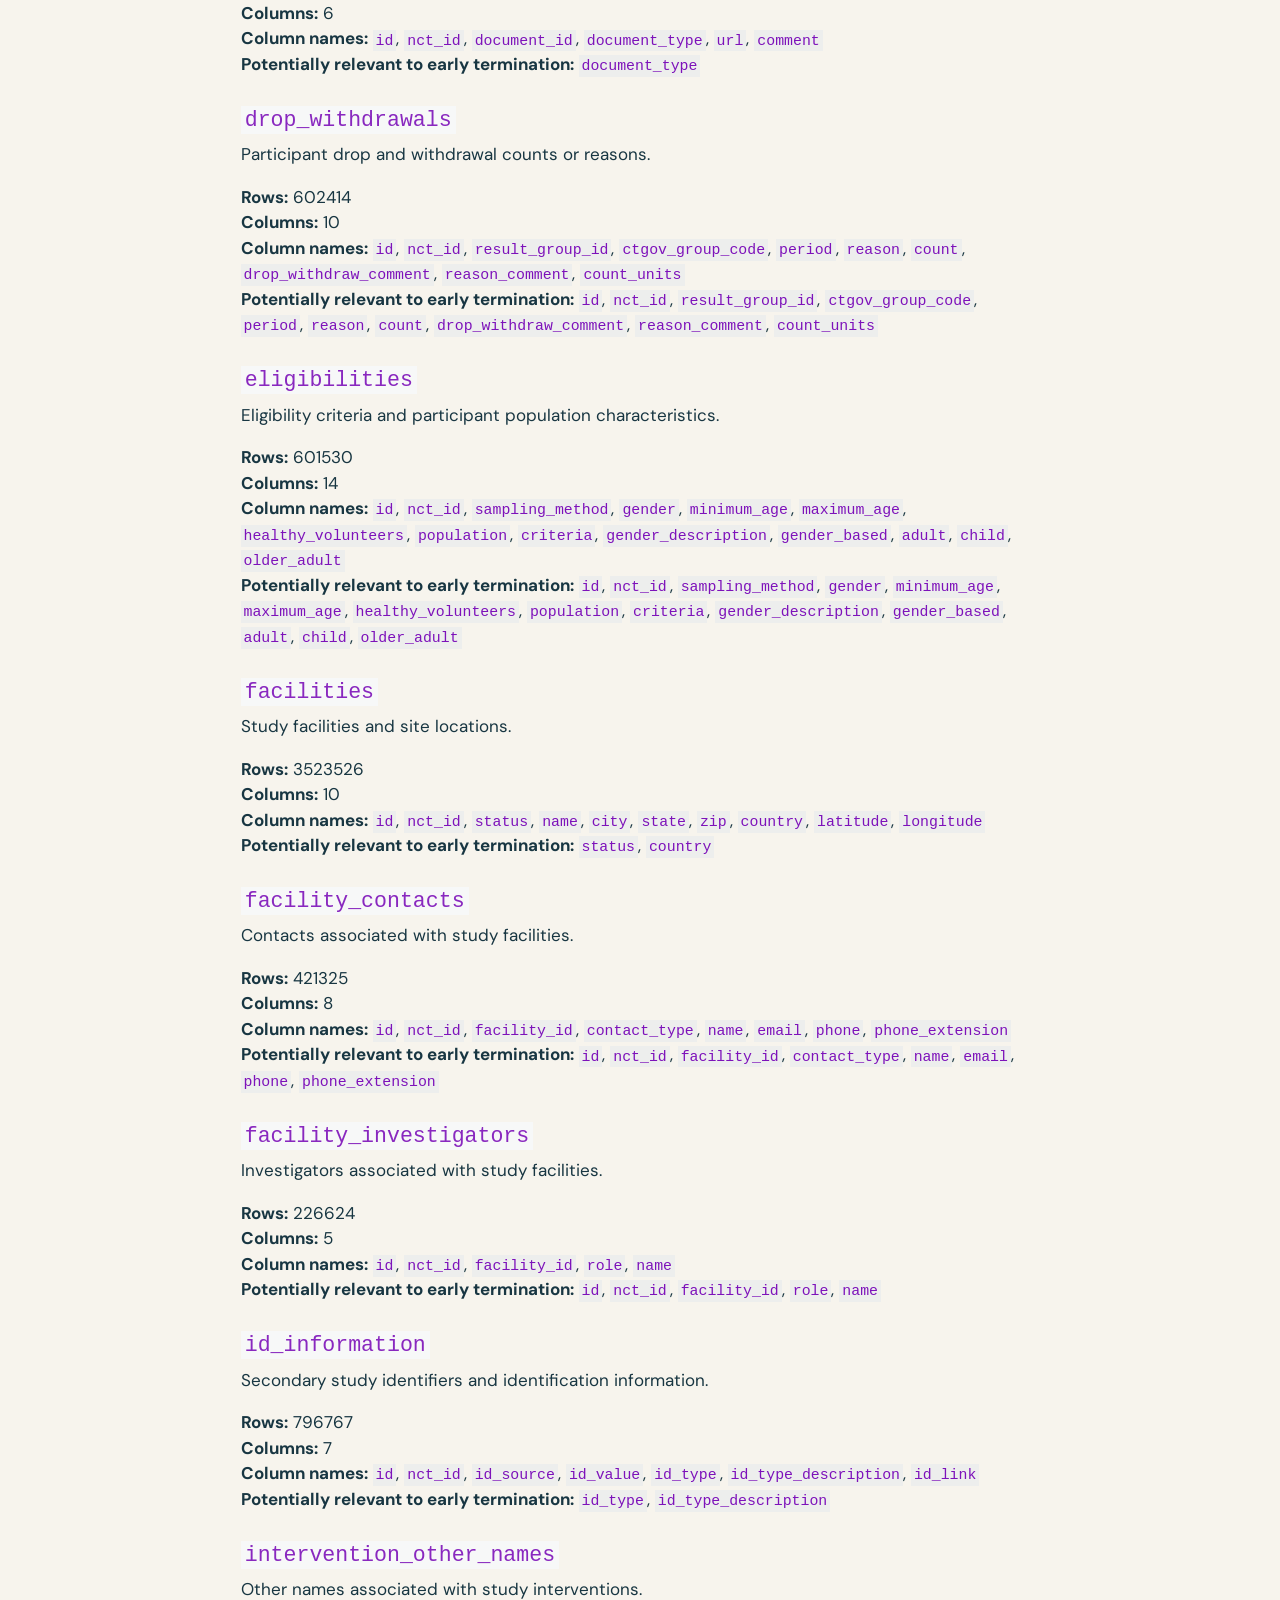
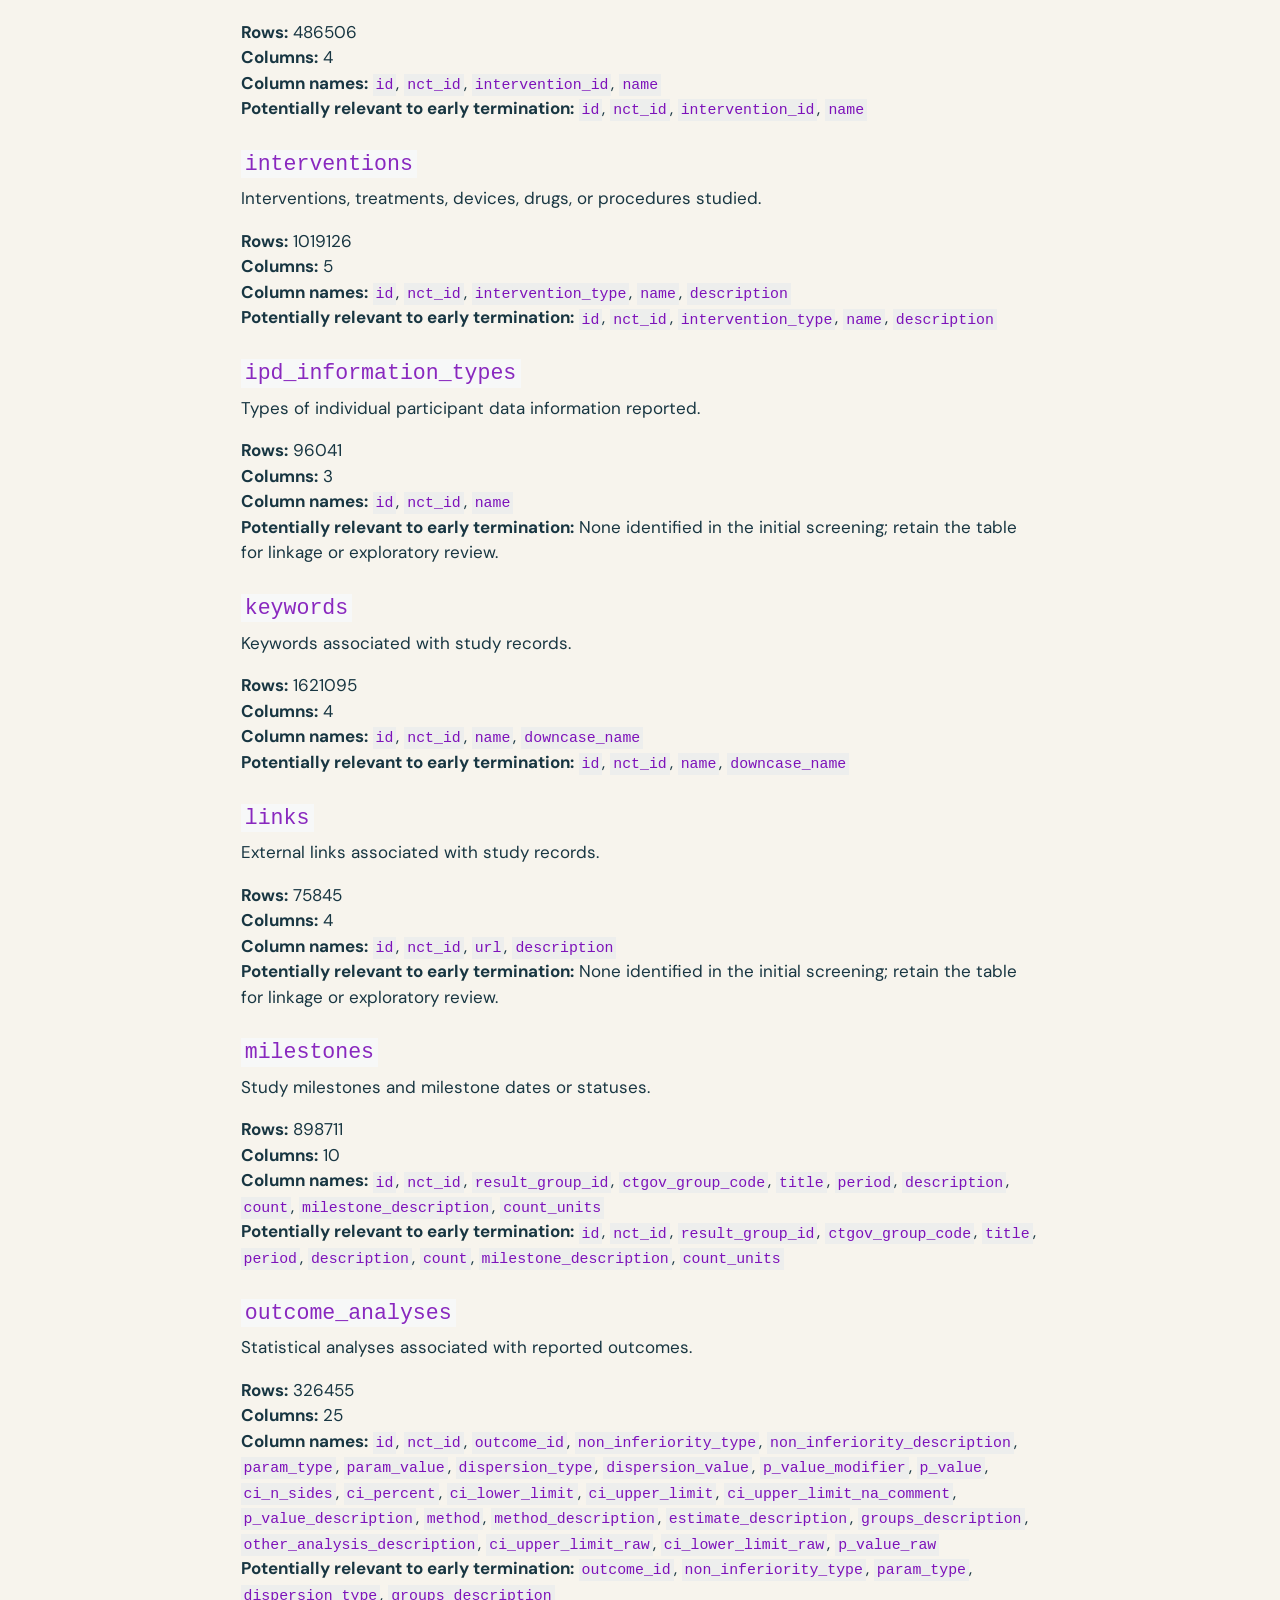
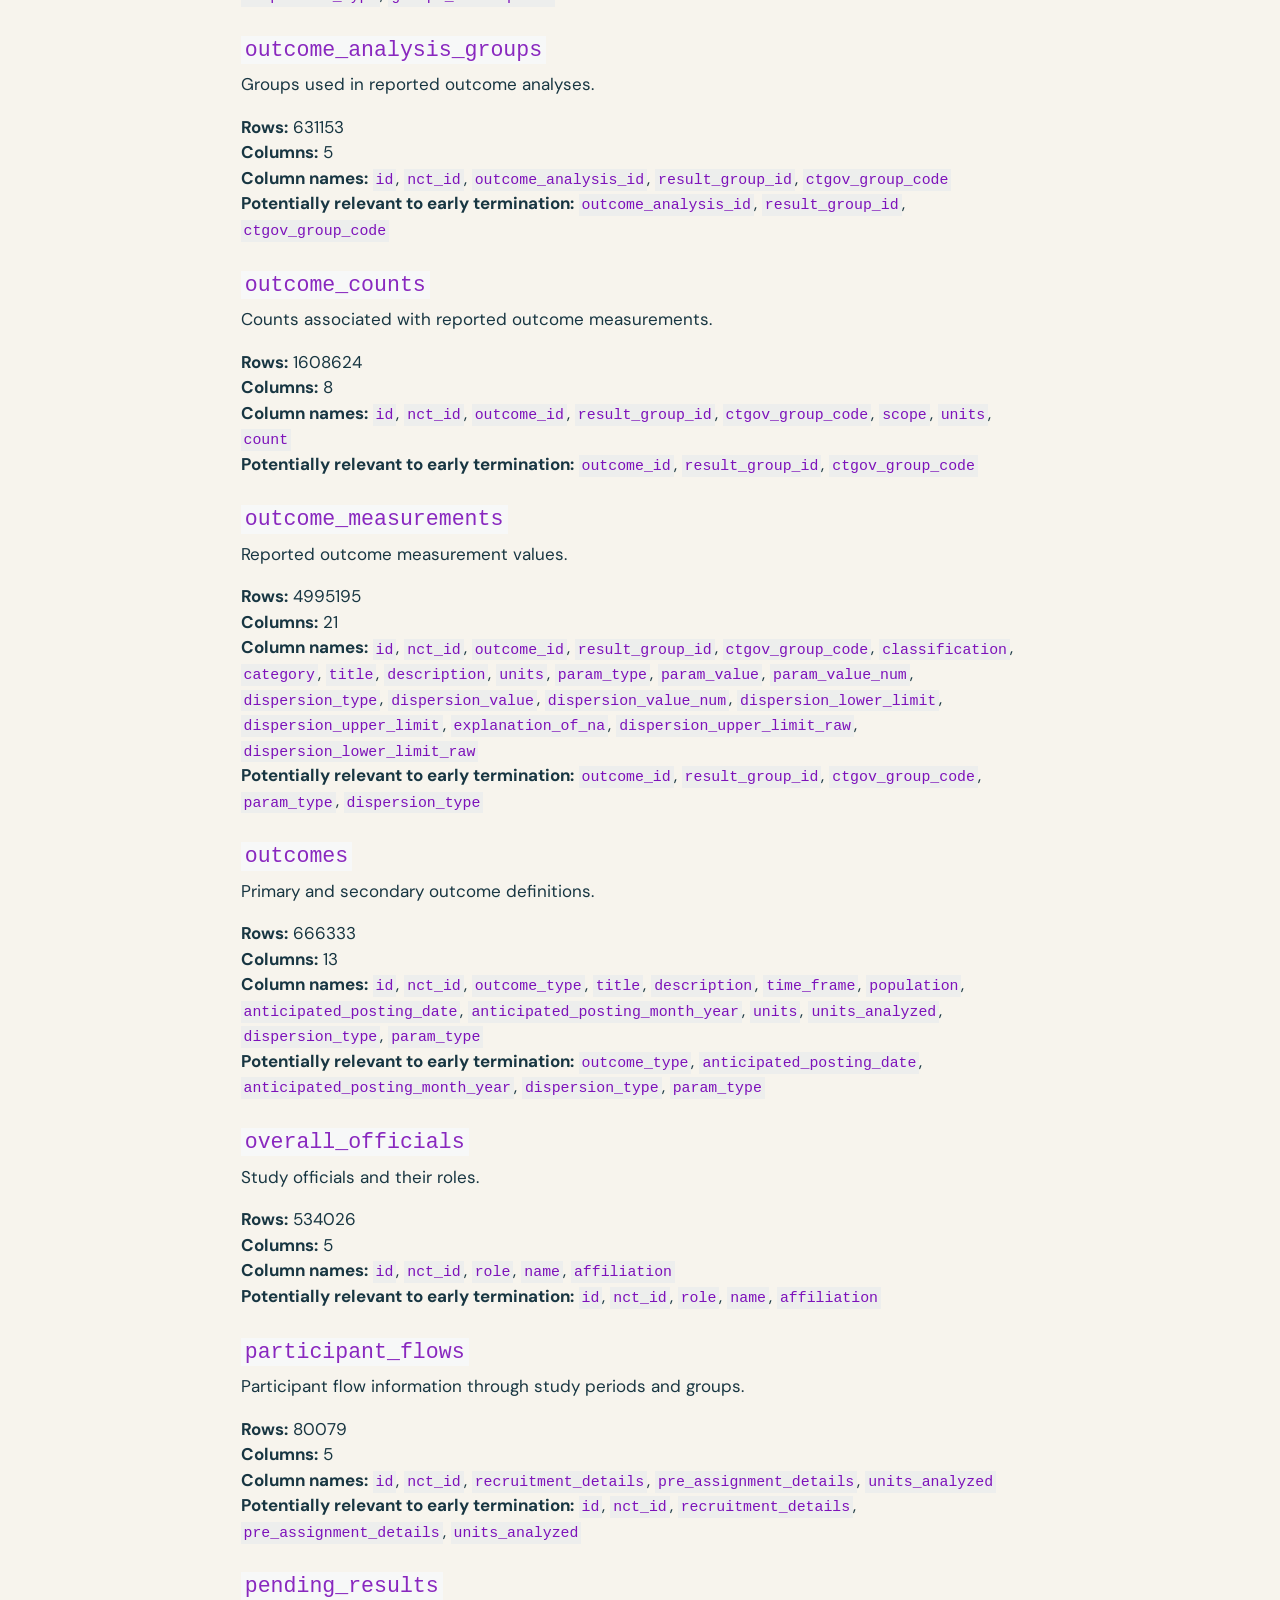
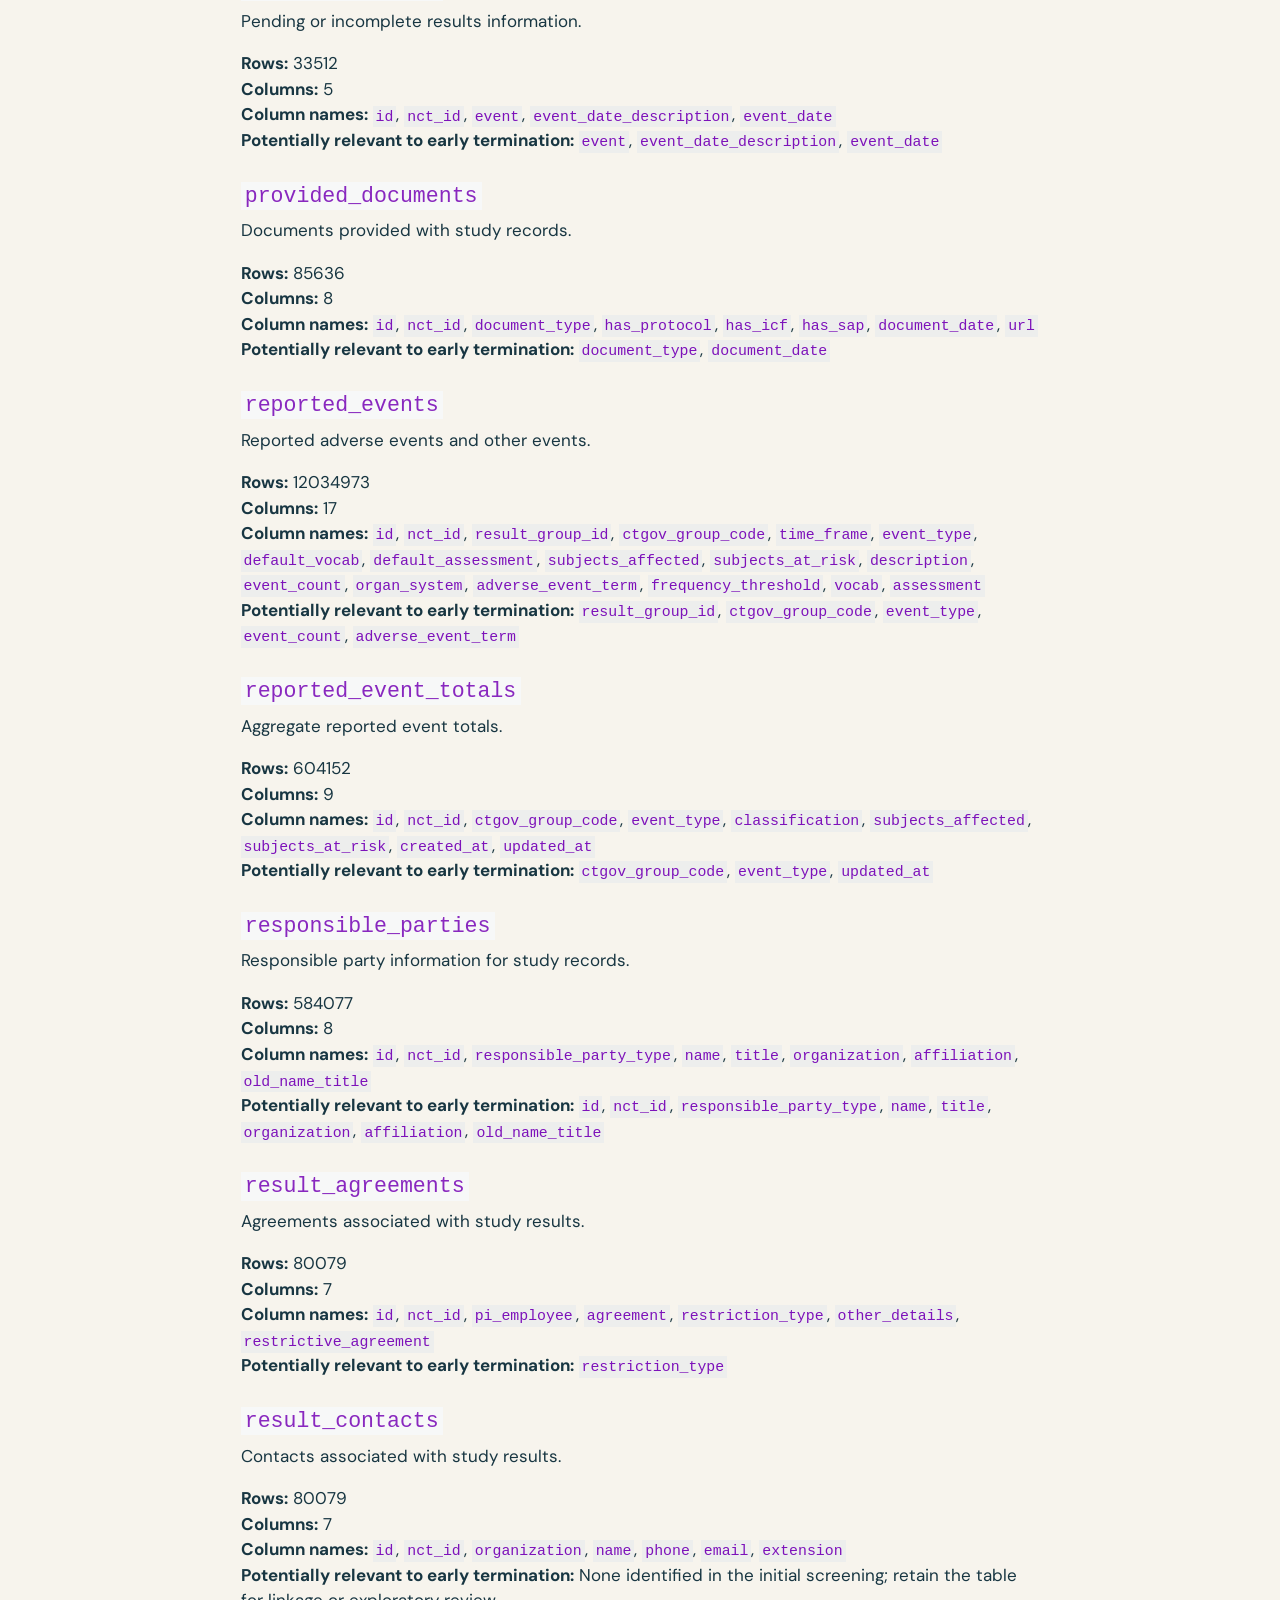
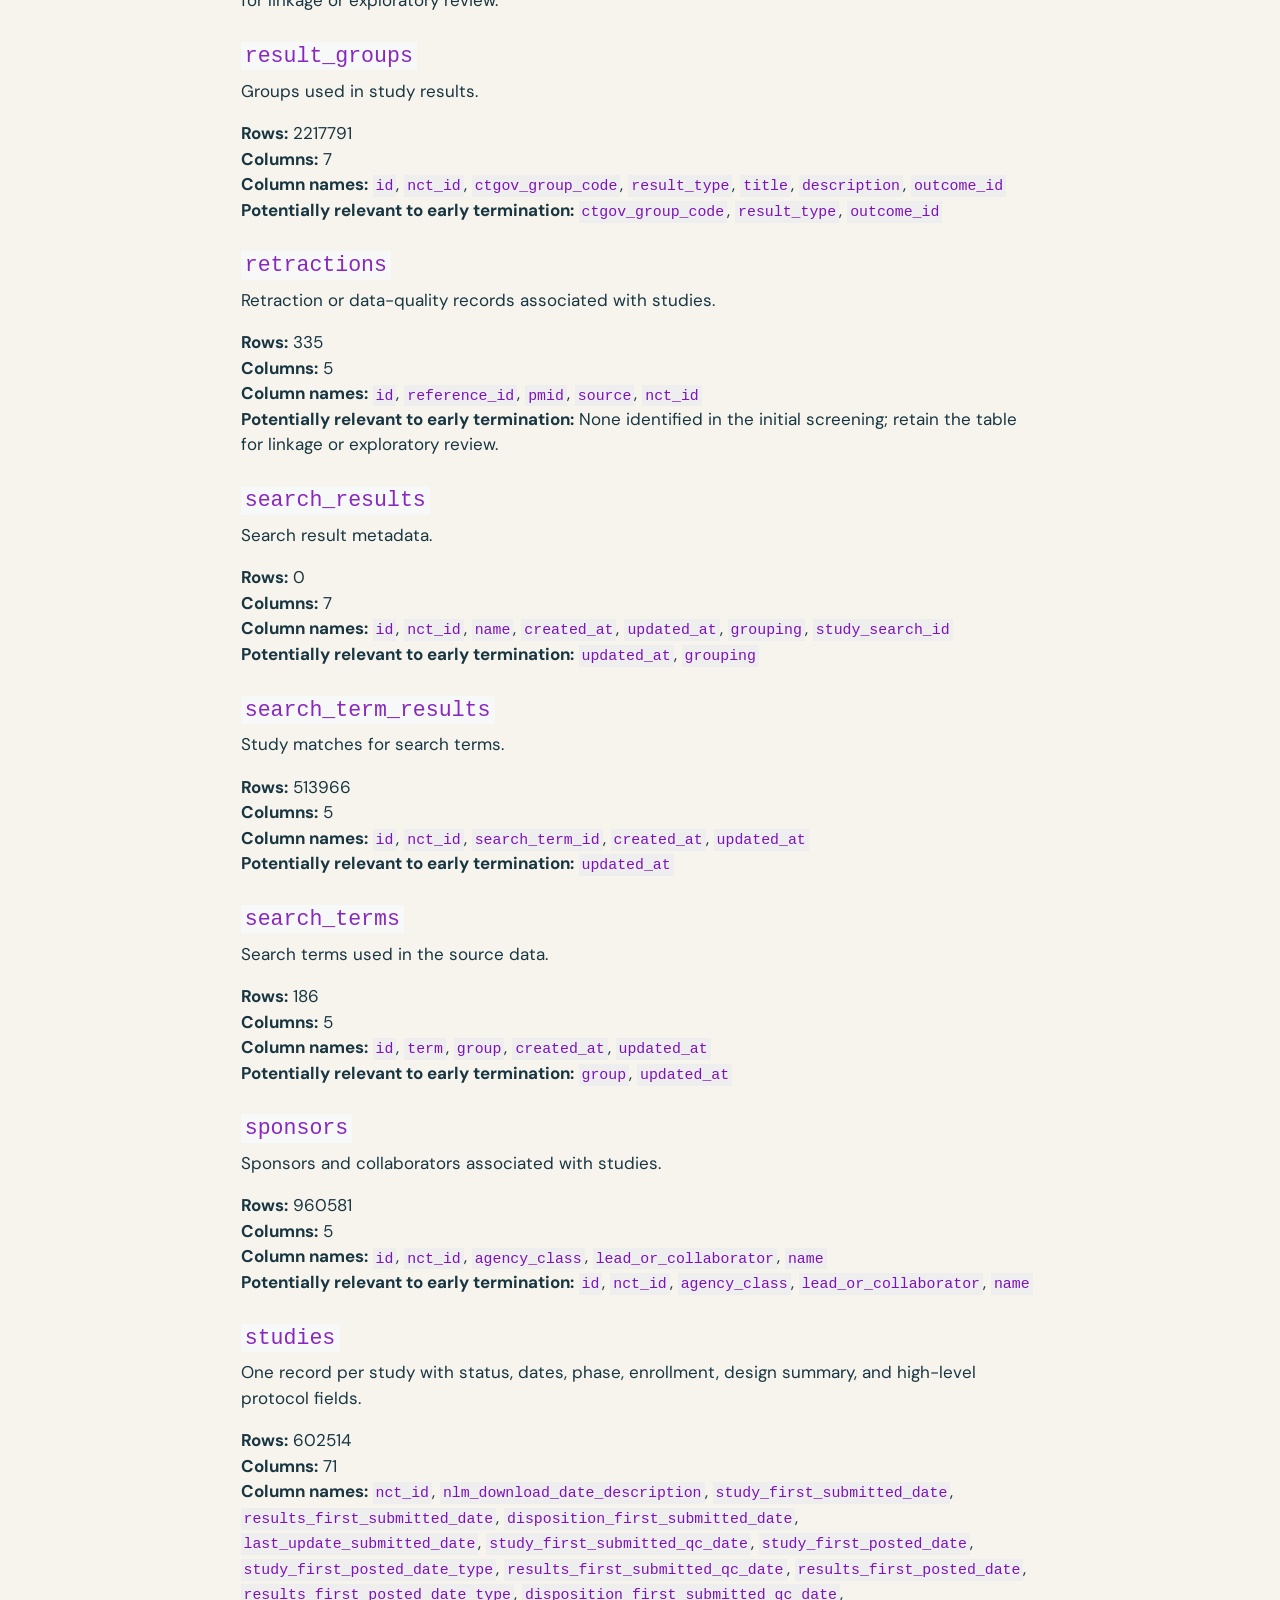
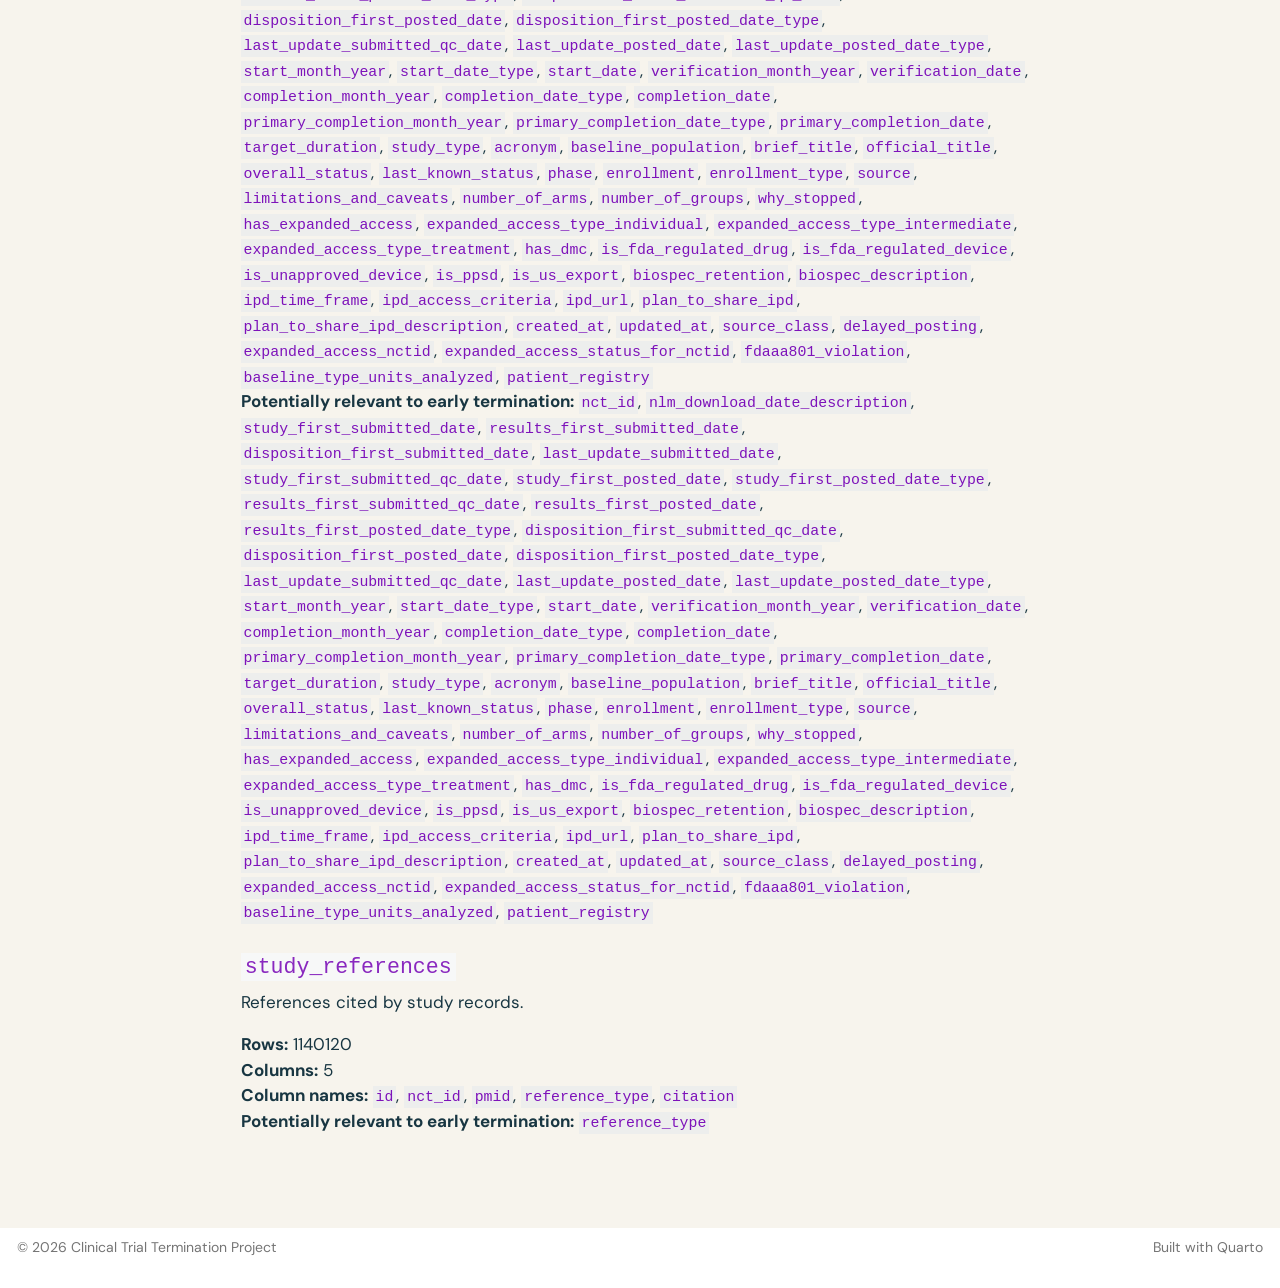
<file: data/inventory/aact_2026-09-12_readable.html>
<!DOCTYPE html>
<html xmlns="http://www.w3.org/1999/xhtml" lang="en" xml:lang="en"><head>

<meta charset="utf-8">
<meta name="generator" content="quarto-1.10.18">

<meta name="viewport" content="width=device-width, initial-scale=1.0, user-scalable=yes">


<title>aact_2026-09-12_readable – Clinical Trial Termination Risk</title>
<style>
/* Default styles provided by pandoc.
** See https://pandoc.org/MANUAL.html#variables-for-html for config info.
*/
span.smallcaps{font-variant: small-caps;}
div.columns{display: flex; gap: 1.5em;}
div.column{flex: auto;}
@media screen {
div.columns{gap: min(4vw, 1.5em);}
div.column{overflow-x: auto;}
}
div.hanging-indent{margin-left: 1.5em; text-indent: -1.5em;}
ul.task-list{list-style: none;}
ul.task-list li input[type="checkbox"] {
  width: 0.8em;
  margin: 0 0.8em 0.2em -1em; /* quarto-specific, see https://github.com/quarto-dev/quarto-cli/issues/4556 */ 
  vertical-align: middle;
}
</style>


<script src="../../site_libs/quarto-nav/quarto-nav.js"></script>
<script src="../../site_libs/quarto-nav/headroom.min.js"></script>
<script src="../../site_libs/clipboard/clipboard.min.js"></script>
<script src="../../site_libs/quarto-search/autocomplete.umd.js"></script>
<script src="../../site_libs/quarto-search/fuse.min.js"></script>
<script src="../../site_libs/quarto-search/quarto-search.js"></script>
<meta name="quarto:offset" content="../../">
<script src="../../site_libs/quarto-html/quarto.js" type="module"></script>
<script src="../../site_libs/quarto-html/tabsets/tabsets.js" type="module"></script>
<script src="../../site_libs/quarto-html/popper.min.js"></script>
<script src="../../site_libs/quarto-html/tippy.umd.min.js"></script>
<script src="../../site_libs/quarto-html/anchor.min.js"></script>
<link href="../../site_libs/quarto-html/tippy.css" rel="stylesheet">
<link href="../../site_libs/quarto-html/quarto-syntax-highlighting-64a204ab8560d761af7679ceaba22944.css" rel="stylesheet" id="quarto-text-highlighting-styles">
<script src="../../site_libs/bootstrap/bootstrap.min.js"></script>
<link href="../../site_libs/bootstrap/bootstrap-icons.css" rel="stylesheet">
<link href="../../site_libs/bootstrap/bootstrap-d9469d63eae83ba9b64738b461e3c39b.min.css" rel="stylesheet" append-hash="true" id="quarto-bootstrap" data-mode="light">
<script id="quarto-search-options" type="application/json">{
  "location": "navbar",
  "copy-button": false,
  "collapse-after": 3,
  "panel-placement": "end",
  "type": "overlay",
  "limit": 50,
  "keyboard-shortcut": [
    "f",
    "/",
    "s"
  ],
  "show-item-context": false,
  "language": {
    "search-no-results-text": "No results",
    "search-matching-documents-text": "matching documents",
    "search-copy-link-title": "Copy link to search",
    "search-hide-matches-text": "Hide additional matches",
    "search-more-match-text": "more match in this document",
    "search-more-matches-text": "more matches in this document",
    "search-clear-button-title": "Clear",
    "search-text-placeholder": "",
    "search-detached-cancel-button-title": "Cancel",
    "search-submit-button-title": "Submit",
    "search-label": "Search"
  }
}</script>
<style>html{ scroll-behavior: smooth; }</style>


<link rel="stylesheet" href="../../styles.css">
</head>

<body class="nav-fixed fullcontent quarto-light">

<div id="quarto-search-results"></div>
  <header id="quarto-header" class="headroom fixed-top">
    <nav class="navbar navbar-expand-lg " data-bs-theme="dark">
      <div class="navbar-container container-fluid">
      <div class="navbar-brand-container mx-auto">
    <a class="navbar-brand" href="../../index.html">
    <span class="navbar-title">Clinical Trial Termination Risk</span>
    </a>
  </div>
            <div id="quarto-search" class="" title="Search"></div>
          <button class="navbar-toggler" type="button" data-bs-toggle="collapse" data-bs-target="#navbarCollapse" aria-controls="navbarCollapse" role="menu" aria-expanded="false" aria-label="Toggle navigation" onclick="if (window.quartoToggleHeadroom) { window.quartoToggleHeadroom(); }">
  <span class="navbar-toggler-icon"></span>
</button>
          <div class="collapse navbar-collapse" id="navbarCollapse">
            <ul class="navbar-nav navbar-nav-scroll me-auto">
  <li class="nav-item">
    <a class="nav-link" href="../../index.html"> 
<span class="menu-text">Home</span></a>
  </li>  
  <li class="nav-item">
    <a class="nav-link" href="../../termination-signals.html"> 
<span class="menu-text">Termination Signals</span></a>
  </li>  
  <li class="nav-item">
    <a class="nav-link" href="../../trial-termination.html"> 
<span class="menu-text">What Termination Looks Like</span></a>
  </li>  
  <li class="nav-item">
    <a class="nav-link" href="../../prevention.html"> 
<span class="menu-text">Prevention &amp; Benefits</span></a>
  </li>  
  <li class="nav-item">
    <a class="nav-link" href="../../data-methods.html"> 
<span class="menu-text">Drawing Conclusions</span></a>
  </li>  
  <li class="nav-item">
    <a class="nav-link" href="../../about.html"> 
<span class="menu-text">About</span></a>
  </li>  
</ul>
          </div> <!-- /navcollapse -->
            <div class="quarto-navbar-tools">
</div>
      </div> <!-- /container-fluid -->
    </nav>
</header>
<!-- content -->
<div id="quarto-content" class="quarto-container page-columns page-rows-contents page-layout-article page-navbar">
<!-- sidebar -->
<!-- margin-sidebar -->
    
<!-- main -->
<main class="content" id="quarto-document-content"><header id="title-block-header" class="quarto-title-block"></header>




<section id="aact-flat-file-inventory-2026-09-12" class="level1">
<h1>AACT Flat-File Inventory: 2026-09-12</h1>
<p>Source archive: <code>20260912_export_ctgov.zip</code><br>
Archive SHA-256: <code>838406738300d3f2766e33ce5457f287ecd172fec227d4229755bed35297a05c</code><br>
Source: <a href="https://aact.ctti-clinicaltrials.org/downloads">AACT official downloads</a></p>
<p>This report inventories every table in the preserved ZIP. Row counts are data rows excluding the header. Headers and row data were streamed directly from the archive; no raw files were cleaned, deleted, modified, extracted, or reorganized.</p>
<section id="research-focus" class="level2">
<h2 class="anchored" data-anchor-id="research-focus">Research focus</h2>
<p>Potential relevance is an initial screening judgment for the question: <strong>What factors are associated with early termination of clinical trials?</strong> Core columns include trial status and stopping reason, phase, enrollment, sponsor, condition, intervention, design, arms, sites, dates, randomization or allocation, and masking. This is an inventory only, not a final analysis dataset or variable-selection decision.</p>
</section>
<section id="summary" class="level2">
<h2 class="anchored" data-anchor-id="summary">Summary</h2>
<table class="caption-top table">
<thead>
<tr class="header">
<th style="text-align: right;">Tables</th>
<th style="text-align: right;">Inventory columns</th>
</tr>
</thead>
<tbody>
<tr class="odd">
<td style="text-align: right;">49</td>
<td style="text-align: right;">453</td>
</tr>
</tbody>
</table>
</section>
<section id="tables" class="level2">
<h2 class="anchored" data-anchor-id="tables">Tables</h2>
<section id="baseline_counts" class="level3">
<h3 class="anchored" data-anchor-id="baseline_counts"><code>baseline_counts</code></h3>
<p>Participant baseline counts reported for result groups.</p>
<p><strong>Rows:</strong> 240449<br>
<strong>Columns:</strong> 7<br>
<strong>Column names:</strong> <code>id</code>, <code>nct_id</code>, <code>result_group_id</code>, <code>ctgov_group_code</code>, <code>units</code>, <code>scope</code>, <code>count</code><br>
<strong>Potentially relevant to early termination:</strong> <code>result_group_id</code>, <code>ctgov_group_code</code></p>
</section>
<section id="baseline_measurements" class="level3">
<h3 class="anchored" data-anchor-id="baseline_measurements"><code>baseline_measurements</code></h3>
<p>Participant baseline measurements reported for result groups.</p>
<p><strong>Rows:</strong> 2963066<br>
<strong>Columns:</strong> 22<br>
<strong>Column names:</strong> <code>id</code>, <code>nct_id</code>, <code>result_group_id</code>, <code>ctgov_group_code</code>, <code>classification</code>, <code>category</code>, <code>title</code>, <code>description</code>, <code>units</code>, <code>param_type</code>, <code>param_value</code>, <code>param_value_num</code>, <code>dispersion_type</code>, <code>dispersion_value</code>, <code>dispersion_value_num</code>, <code>dispersion_lower_limit</code>, <code>dispersion_upper_limit</code>, <code>explanation_of_na</code>, <code>number_analyzed</code>, <code>number_analyzed_units</code>, <code>population_description</code>, <code>calculate_percentage</code><br>
<strong>Potentially relevant to early termination:</strong> <code>result_group_id</code>, <code>ctgov_group_code</code>, <code>param_type</code>, <code>dispersion_type</code>, <code>calculate_percentage</code></p>
</section>
<section id="brief_summaries" class="level3">
<h3 class="anchored" data-anchor-id="brief_summaries"><code>brief_summaries</code></h3>
<p>Brief structured summaries of study records.</p>
<p><strong>Rows:</strong> 601530<br>
<strong>Columns:</strong> 3<br>
<strong>Column names:</strong> <code>id</code>, <code>nct_id</code>, <code>description</code><br>
<strong>Potentially relevant to early termination:</strong> None identified in the initial screening; retain the table for linkage or exploratory review.</p>
</section>
<section id="browse_conditions" class="level3">
<h3 class="anchored" data-anchor-id="browse_conditions"><code>browse_conditions</code></h3>
<p>Normalized condition terms used for browsing and indexing studies.</p>
<p><strong>Rows:</strong> 4368819<br>
<strong>Columns:</strong> 5<br>
<strong>Column names:</strong> <code>id</code>, <code>nct_id</code>, <code>mesh_term</code>, <code>downcase_mesh_term</code>, <code>mesh_type</code><br>
<strong>Potentially relevant to early termination:</strong> <code>id</code>, <code>nct_id</code>, <code>mesh_term</code>, <code>downcase_mesh_term</code>, <code>mesh_type</code></p>
</section>
<section id="browse_interventions" class="level3">
<h3 class="anchored" data-anchor-id="browse_interventions"><code>browse_interventions</code></h3>
<p>Normalized intervention terms used for browsing and indexing studies.</p>
<p><strong>Rows:</strong> 2553067<br>
<strong>Columns:</strong> 5<br>
<strong>Column names:</strong> <code>id</code>, <code>nct_id</code>, <code>mesh_term</code>, <code>downcase_mesh_term</code>, <code>mesh_type</code><br>
<strong>Potentially relevant to early termination:</strong> <code>id</code>, <code>nct_id</code>, <code>mesh_term</code>, <code>downcase_mesh_term</code>, <code>mesh_type</code></p>
</section>
<section id="calculated_values" class="level3">
<h3 class="anchored" data-anchor-id="calculated_values"><code>calculated_values</code></h3>
<p>AACT-calculated study and result values.</p>
<p><strong>Rows:</strong> 602514<br>
<strong>Columns:</strong> 19<br>
<strong>Column names:</strong> <code>id</code>, <code>nct_id</code>, <code>number_of_facilities</code>, <code>number_of_nsae_subjects</code>, <code>number_of_sae_subjects</code>, <code>registered_in_calendar_year</code>, <code>nlm_download_date</code>, <code>actual_duration</code>, <code>were_results_reported</code>, <code>months_to_report_results</code>, <code>has_us_facility</code>, <code>has_single_facility</code>, <code>minimum_age_num</code>, <code>maximum_age_num</code>, <code>minimum_age_unit</code>, <code>maximum_age_unit</code>, <code>number_of_primary_outcomes_to_measure</code>, <code>number_of_secondary_outcomes_to_measure</code>, <code>number_of_other_outcomes_to_measure</code><br>
<strong>Potentially relevant to early termination:</strong> <code>registered_in_calendar_year</code>, <code>nlm_download_date</code>, <code>months_to_report_results</code>, <code>has_us_facility</code>, <code>has_single_facility</code>, <code>minimum_age_num</code>, <code>maximum_age_num</code>, <code>minimum_age_unit</code>, <code>maximum_age_unit</code>, <code>number_of_primary_outcomes_to_measure</code>, <code>number_of_secondary_outcomes_to_measure</code>, <code>number_of_other_outcomes_to_measure</code></p>
</section>
<section id="central_contacts" class="level3">
<h3 class="anchored" data-anchor-id="central_contacts"><code>central_contacts</code></h3>
<p>Central study contact information.</p>
<p><strong>Rows:</strong> 226221<br>
<strong>Columns:</strong> 8<br>
<strong>Column names:</strong> <code>id</code>, <code>nct_id</code>, <code>contact_type</code>, <code>name</code>, <code>phone</code>, <code>email</code>, <code>phone_extension</code>, <code>role</code><br>
<strong>Potentially relevant to early termination:</strong> <code>id</code>, <code>nct_id</code>, <code>contact_type</code>, <code>name</code>, <code>phone</code>, <code>email</code>, <code>phone_extension</code>, <code>role</code></p>
</section>
<section id="conditions" class="level3">
<h3 class="anchored" data-anchor-id="conditions"><code>conditions</code></h3>
<p>Conditions and diseases investigated by each study.</p>
<p><strong>Rows:</strong> 1083025<br>
<strong>Columns:</strong> 4<br>
<strong>Column names:</strong> <code>id</code>, <code>nct_id</code>, <code>name</code>, <code>downcase_name</code><br>
<strong>Potentially relevant to early termination:</strong> <code>id</code>, <code>nct_id</code>, <code>name</code>, <code>downcase_name</code></p>
</section>
<section id="countries" class="level3">
<h3 class="anchored" data-anchor-id="countries"><code>countries</code></h3>
<p>Countries in which study sites are located.</p>
<p><strong>Rows:</strong> 816098<br>
<strong>Columns:</strong> 4<br>
<strong>Column names:</strong> <code>id</code>, <code>nct_id</code>, <code>name</code>, <code>removed</code><br>
<strong>Potentially relevant to early termination:</strong> None identified in the initial screening; retain the table for linkage or exploratory review.</p>
</section>
<section id="design_group_interventions" class="level3">
<h3 class="anchored" data-anchor-id="design_group_interventions"><code>design_group_interventions</code></h3>
<p>Interventions assigned to design groups or arms.</p>
<p><strong>Rows:</strong> 1344197<br>
<strong>Columns:</strong> 4<br>
<strong>Column names:</strong> <code>id</code>, <code>nct_id</code>, <code>design_group_id</code>, <code>intervention_id</code><br>
<strong>Potentially relevant to early termination:</strong> <code>id</code>, <code>nct_id</code>, <code>design_group_id</code>, <code>intervention_id</code></p>
</section>
<section id="design_groups" class="level3">
<h3 class="anchored" data-anchor-id="design_groups"><code>design_groups</code></h3>
<p>Study design groups, cohorts, or arms.</p>
<p><strong>Rows:</strong> 1108587<br>
<strong>Columns:</strong> 5<br>
<strong>Column names:</strong> <code>id</code>, <code>nct_id</code>, <code>group_type</code>, <code>title</code>, <code>description</code><br>
<strong>Potentially relevant to early termination:</strong> <code>id</code>, <code>nct_id</code>, <code>group_type</code>, <code>title</code>, <code>description</code></p>
</section>
<section id="design_outcomes" class="level3">
<h3 class="anchored" data-anchor-id="design_outcomes"><code>design_outcomes</code></h3>
<p>AACT source table; see the column list for available fields.</p>
<p><strong>Rows:</strong> 3761914<br>
<strong>Columns:</strong> 7<br>
<strong>Column names:</strong> <code>id</code>, <code>nct_id</code>, <code>outcome_type</code>, <code>measure</code>, <code>time_frame</code>, <code>population</code>, <code>description</code><br>
<strong>Potentially relevant to early termination:</strong> <code>outcome_type</code></p>
</section>
<section id="designs" class="level3">
<h3 class="anchored" data-anchor-id="designs"><code>designs</code></h3>
<p>Core study design characteristics, including allocation, masking, and intervention model.</p>
<p><strong>Rows:</strong> 597720<br>
<strong>Columns:</strong> 14<br>
<strong>Column names:</strong> <code>id</code>, <code>nct_id</code>, <code>allocation</code>, <code>intervention_model</code>, <code>observational_model</code>, <code>primary_purpose</code>, <code>time_perspective</code>, <code>masking</code>, <code>masking_description</code>, <code>intervention_model_description</code>, <code>subject_masked</code>, <code>caregiver_masked</code>, <code>investigator_masked</code>, <code>outcomes_assessor_masked</code><br>
<strong>Potentially relevant to early termination:</strong> <code>id</code>, <code>nct_id</code>, <code>allocation</code>, <code>intervention_model</code>, <code>observational_model</code>, <code>primary_purpose</code>, <code>time_perspective</code>, <code>masking</code>, <code>masking_description</code>, <code>intervention_model_description</code>, <code>subject_masked</code>, <code>caregiver_masked</code>, <code>investigator_masked</code>, <code>outcomes_assessor_masked</code></p>
</section>
<section id="detailed_descriptions" class="level3">
<h3 class="anchored" data-anchor-id="detailed_descriptions"><code>detailed_descriptions</code></h3>
<p>Detailed study descriptions and protocol information.</p>
<p><strong>Rows:</strong> 601530<br>
<strong>Columns:</strong> 3<br>
<strong>Column names:</strong> <code>id</code>, <code>nct_id</code>, <code>description</code><br>
<strong>Potentially relevant to early termination:</strong> None identified in the initial screening; retain the table for linkage or exploratory review.</p>
</section>
<section id="documents" class="level3">
<h3 class="anchored" data-anchor-id="documents"><code>documents</code></h3>
<p>Documents associated with study records.</p>
<p><strong>Rows:</strong> 10838<br>
<strong>Columns:</strong> 6<br>
<strong>Column names:</strong> <code>id</code>, <code>nct_id</code>, <code>document_id</code>, <code>document_type</code>, <code>url</code>, <code>comment</code><br>
<strong>Potentially relevant to early termination:</strong> <code>document_type</code></p>
</section>
<section id="drop_withdrawals" class="level3">
<h3 class="anchored" data-anchor-id="drop_withdrawals"><code>drop_withdrawals</code></h3>
<p>Participant drop and withdrawal counts or reasons.</p>
<p><strong>Rows:</strong> 602414<br>
<strong>Columns:</strong> 10<br>
<strong>Column names:</strong> <code>id</code>, <code>nct_id</code>, <code>result_group_id</code>, <code>ctgov_group_code</code>, <code>period</code>, <code>reason</code>, <code>count</code>, <code>drop_withdraw_comment</code>, <code>reason_comment</code>, <code>count_units</code><br>
<strong>Potentially relevant to early termination:</strong> <code>id</code>, <code>nct_id</code>, <code>result_group_id</code>, <code>ctgov_group_code</code>, <code>period</code>, <code>reason</code>, <code>count</code>, <code>drop_withdraw_comment</code>, <code>reason_comment</code>, <code>count_units</code></p>
</section>
<section id="eligibilities" class="level3">
<h3 class="anchored" data-anchor-id="eligibilities"><code>eligibilities</code></h3>
<p>Eligibility criteria and participant population characteristics.</p>
<p><strong>Rows:</strong> 601530<br>
<strong>Columns:</strong> 14<br>
<strong>Column names:</strong> <code>id</code>, <code>nct_id</code>, <code>sampling_method</code>, <code>gender</code>, <code>minimum_age</code>, <code>maximum_age</code>, <code>healthy_volunteers</code>, <code>population</code>, <code>criteria</code>, <code>gender_description</code>, <code>gender_based</code>, <code>adult</code>, <code>child</code>, <code>older_adult</code><br>
<strong>Potentially relevant to early termination:</strong> <code>id</code>, <code>nct_id</code>, <code>sampling_method</code>, <code>gender</code>, <code>minimum_age</code>, <code>maximum_age</code>, <code>healthy_volunteers</code>, <code>population</code>, <code>criteria</code>, <code>gender_description</code>, <code>gender_based</code>, <code>adult</code>, <code>child</code>, <code>older_adult</code></p>
</section>
<section id="facilities" class="level3">
<h3 class="anchored" data-anchor-id="facilities"><code>facilities</code></h3>
<p>Study facilities and site locations.</p>
<p><strong>Rows:</strong> 3523526<br>
<strong>Columns:</strong> 10<br>
<strong>Column names:</strong> <code>id</code>, <code>nct_id</code>, <code>status</code>, <code>name</code>, <code>city</code>, <code>state</code>, <code>zip</code>, <code>country</code>, <code>latitude</code>, <code>longitude</code><br>
<strong>Potentially relevant to early termination:</strong> <code>status</code>, <code>country</code></p>
</section>
<section id="facility_contacts" class="level3">
<h3 class="anchored" data-anchor-id="facility_contacts"><code>facility_contacts</code></h3>
<p>Contacts associated with study facilities.</p>
<p><strong>Rows:</strong> 421325<br>
<strong>Columns:</strong> 8<br>
<strong>Column names:</strong> <code>id</code>, <code>nct_id</code>, <code>facility_id</code>, <code>contact_type</code>, <code>name</code>, <code>email</code>, <code>phone</code>, <code>phone_extension</code><br>
<strong>Potentially relevant to early termination:</strong> <code>id</code>, <code>nct_id</code>, <code>facility_id</code>, <code>contact_type</code>, <code>name</code>, <code>email</code>, <code>phone</code>, <code>phone_extension</code></p>
</section>
<section id="facility_investigators" class="level3">
<h3 class="anchored" data-anchor-id="facility_investigators"><code>facility_investigators</code></h3>
<p>Investigators associated with study facilities.</p>
<p><strong>Rows:</strong> 226624<br>
<strong>Columns:</strong> 5<br>
<strong>Column names:</strong> <code>id</code>, <code>nct_id</code>, <code>facility_id</code>, <code>role</code>, <code>name</code><br>
<strong>Potentially relevant to early termination:</strong> <code>id</code>, <code>nct_id</code>, <code>facility_id</code>, <code>role</code>, <code>name</code></p>
</section>
<section id="id_information" class="level3">
<h3 class="anchored" data-anchor-id="id_information"><code>id_information</code></h3>
<p>Secondary study identifiers and identification information.</p>
<p><strong>Rows:</strong> 796767<br>
<strong>Columns:</strong> 7<br>
<strong>Column names:</strong> <code>id</code>, <code>nct_id</code>, <code>id_source</code>, <code>id_value</code>, <code>id_type</code>, <code>id_type_description</code>, <code>id_link</code><br>
<strong>Potentially relevant to early termination:</strong> <code>id_type</code>, <code>id_type_description</code></p>
</section>
<section id="intervention_other_names" class="level3">
<h3 class="anchored" data-anchor-id="intervention_other_names"><code>intervention_other_names</code></h3>
<p>Other names associated with study interventions.</p>
<p><strong>Rows:</strong> 486506<br>
<strong>Columns:</strong> 4<br>
<strong>Column names:</strong> <code>id</code>, <code>nct_id</code>, <code>intervention_id</code>, <code>name</code><br>
<strong>Potentially relevant to early termination:</strong> <code>id</code>, <code>nct_id</code>, <code>intervention_id</code>, <code>name</code></p>
</section>
<section id="interventions" class="level3">
<h3 class="anchored" data-anchor-id="interventions"><code>interventions</code></h3>
<p>Interventions, treatments, devices, drugs, or procedures studied.</p>
<p><strong>Rows:</strong> 1019126<br>
<strong>Columns:</strong> 5<br>
<strong>Column names:</strong> <code>id</code>, <code>nct_id</code>, <code>intervention_type</code>, <code>name</code>, <code>description</code><br>
<strong>Potentially relevant to early termination:</strong> <code>id</code>, <code>nct_id</code>, <code>intervention_type</code>, <code>name</code>, <code>description</code></p>
</section>
<section id="ipd_information_types" class="level3">
<h3 class="anchored" data-anchor-id="ipd_information_types"><code>ipd_information_types</code></h3>
<p>Types of individual participant data information reported.</p>
<p><strong>Rows:</strong> 96041<br>
<strong>Columns:</strong> 3<br>
<strong>Column names:</strong> <code>id</code>, <code>nct_id</code>, <code>name</code><br>
<strong>Potentially relevant to early termination:</strong> None identified in the initial screening; retain the table for linkage or exploratory review.</p>
</section>
<section id="keywords" class="level3">
<h3 class="anchored" data-anchor-id="keywords"><code>keywords</code></h3>
<p>Keywords associated with study records.</p>
<p><strong>Rows:</strong> 1621095<br>
<strong>Columns:</strong> 4<br>
<strong>Column names:</strong> <code>id</code>, <code>nct_id</code>, <code>name</code>, <code>downcase_name</code><br>
<strong>Potentially relevant to early termination:</strong> <code>id</code>, <code>nct_id</code>, <code>name</code>, <code>downcase_name</code></p>
</section>
<section id="links" class="level3">
<h3 class="anchored" data-anchor-id="links"><code>links</code></h3>
<p>External links associated with study records.</p>
<p><strong>Rows:</strong> 75845<br>
<strong>Columns:</strong> 4<br>
<strong>Column names:</strong> <code>id</code>, <code>nct_id</code>, <code>url</code>, <code>description</code><br>
<strong>Potentially relevant to early termination:</strong> None identified in the initial screening; retain the table for linkage or exploratory review.</p>
</section>
<section id="milestones" class="level3">
<h3 class="anchored" data-anchor-id="milestones"><code>milestones</code></h3>
<p>Study milestones and milestone dates or statuses.</p>
<p><strong>Rows:</strong> 898711<br>
<strong>Columns:</strong> 10<br>
<strong>Column names:</strong> <code>id</code>, <code>nct_id</code>, <code>result_group_id</code>, <code>ctgov_group_code</code>, <code>title</code>, <code>period</code>, <code>description</code>, <code>count</code>, <code>milestone_description</code>, <code>count_units</code><br>
<strong>Potentially relevant to early termination:</strong> <code>id</code>, <code>nct_id</code>, <code>result_group_id</code>, <code>ctgov_group_code</code>, <code>title</code>, <code>period</code>, <code>description</code>, <code>count</code>, <code>milestone_description</code>, <code>count_units</code></p>
</section>
<section id="outcome_analyses" class="level3">
<h3 class="anchored" data-anchor-id="outcome_analyses"><code>outcome_analyses</code></h3>
<p>Statistical analyses associated with reported outcomes.</p>
<p><strong>Rows:</strong> 326455<br>
<strong>Columns:</strong> 25<br>
<strong>Column names:</strong> <code>id</code>, <code>nct_id</code>, <code>outcome_id</code>, <code>non_inferiority_type</code>, <code>non_inferiority_description</code>, <code>param_type</code>, <code>param_value</code>, <code>dispersion_type</code>, <code>dispersion_value</code>, <code>p_value_modifier</code>, <code>p_value</code>, <code>ci_n_sides</code>, <code>ci_percent</code>, <code>ci_lower_limit</code>, <code>ci_upper_limit</code>, <code>ci_upper_limit_na_comment</code>, <code>p_value_description</code>, <code>method</code>, <code>method_description</code>, <code>estimate_description</code>, <code>groups_description</code>, <code>other_analysis_description</code>, <code>ci_upper_limit_raw</code>, <code>ci_lower_limit_raw</code>, <code>p_value_raw</code><br>
<strong>Potentially relevant to early termination:</strong> <code>outcome_id</code>, <code>non_inferiority_type</code>, <code>param_type</code>, <code>dispersion_type</code>, <code>groups_description</code></p>
</section>
<section id="outcome_analysis_groups" class="level3">
<h3 class="anchored" data-anchor-id="outcome_analysis_groups"><code>outcome_analysis_groups</code></h3>
<p>Groups used in reported outcome analyses.</p>
<p><strong>Rows:</strong> 631153<br>
<strong>Columns:</strong> 5<br>
<strong>Column names:</strong> <code>id</code>, <code>nct_id</code>, <code>outcome_analysis_id</code>, <code>result_group_id</code>, <code>ctgov_group_code</code><br>
<strong>Potentially relevant to early termination:</strong> <code>outcome_analysis_id</code>, <code>result_group_id</code>, <code>ctgov_group_code</code></p>
</section>
<section id="outcome_counts" class="level3">
<h3 class="anchored" data-anchor-id="outcome_counts"><code>outcome_counts</code></h3>
<p>Counts associated with reported outcome measurements.</p>
<p><strong>Rows:</strong> 1608624<br>
<strong>Columns:</strong> 8<br>
<strong>Column names:</strong> <code>id</code>, <code>nct_id</code>, <code>outcome_id</code>, <code>result_group_id</code>, <code>ctgov_group_code</code>, <code>scope</code>, <code>units</code>, <code>count</code><br>
<strong>Potentially relevant to early termination:</strong> <code>outcome_id</code>, <code>result_group_id</code>, <code>ctgov_group_code</code></p>
</section>
<section id="outcome_measurements" class="level3">
<h3 class="anchored" data-anchor-id="outcome_measurements"><code>outcome_measurements</code></h3>
<p>Reported outcome measurement values.</p>
<p><strong>Rows:</strong> 4995195<br>
<strong>Columns:</strong> 21<br>
<strong>Column names:</strong> <code>id</code>, <code>nct_id</code>, <code>outcome_id</code>, <code>result_group_id</code>, <code>ctgov_group_code</code>, <code>classification</code>, <code>category</code>, <code>title</code>, <code>description</code>, <code>units</code>, <code>param_type</code>, <code>param_value</code>, <code>param_value_num</code>, <code>dispersion_type</code>, <code>dispersion_value</code>, <code>dispersion_value_num</code>, <code>dispersion_lower_limit</code>, <code>dispersion_upper_limit</code>, <code>explanation_of_na</code>, <code>dispersion_upper_limit_raw</code>, <code>dispersion_lower_limit_raw</code><br>
<strong>Potentially relevant to early termination:</strong> <code>outcome_id</code>, <code>result_group_id</code>, <code>ctgov_group_code</code>, <code>param_type</code>, <code>dispersion_type</code></p>
</section>
<section id="outcomes" class="level3">
<h3 class="anchored" data-anchor-id="outcomes"><code>outcomes</code></h3>
<p>Primary and secondary outcome definitions.</p>
<p><strong>Rows:</strong> 666333<br>
<strong>Columns:</strong> 13<br>
<strong>Column names:</strong> <code>id</code>, <code>nct_id</code>, <code>outcome_type</code>, <code>title</code>, <code>description</code>, <code>time_frame</code>, <code>population</code>, <code>anticipated_posting_date</code>, <code>anticipated_posting_month_year</code>, <code>units</code>, <code>units_analyzed</code>, <code>dispersion_type</code>, <code>param_type</code><br>
<strong>Potentially relevant to early termination:</strong> <code>outcome_type</code>, <code>anticipated_posting_date</code>, <code>anticipated_posting_month_year</code>, <code>dispersion_type</code>, <code>param_type</code></p>
</section>
<section id="overall_officials" class="level3">
<h3 class="anchored" data-anchor-id="overall_officials"><code>overall_officials</code></h3>
<p>Study officials and their roles.</p>
<p><strong>Rows:</strong> 534026<br>
<strong>Columns:</strong> 5<br>
<strong>Column names:</strong> <code>id</code>, <code>nct_id</code>, <code>role</code>, <code>name</code>, <code>affiliation</code><br>
<strong>Potentially relevant to early termination:</strong> <code>id</code>, <code>nct_id</code>, <code>role</code>, <code>name</code>, <code>affiliation</code></p>
</section>
<section id="participant_flows" class="level3">
<h3 class="anchored" data-anchor-id="participant_flows"><code>participant_flows</code></h3>
<p>Participant flow information through study periods and groups.</p>
<p><strong>Rows:</strong> 80079<br>
<strong>Columns:</strong> 5<br>
<strong>Column names:</strong> <code>id</code>, <code>nct_id</code>, <code>recruitment_details</code>, <code>pre_assignment_details</code>, <code>units_analyzed</code><br>
<strong>Potentially relevant to early termination:</strong> <code>id</code>, <code>nct_id</code>, <code>recruitment_details</code>, <code>pre_assignment_details</code>, <code>units_analyzed</code></p>
</section>
<section id="pending_results" class="level3">
<h3 class="anchored" data-anchor-id="pending_results"><code>pending_results</code></h3>
<p>Pending or incomplete results information.</p>
<p><strong>Rows:</strong> 33512<br>
<strong>Columns:</strong> 5<br>
<strong>Column names:</strong> <code>id</code>, <code>nct_id</code>, <code>event</code>, <code>event_date_description</code>, <code>event_date</code><br>
<strong>Potentially relevant to early termination:</strong> <code>event</code>, <code>event_date_description</code>, <code>event_date</code></p>
</section>
<section id="provided_documents" class="level3">
<h3 class="anchored" data-anchor-id="provided_documents"><code>provided_documents</code></h3>
<p>Documents provided with study records.</p>
<p><strong>Rows:</strong> 85636<br>
<strong>Columns:</strong> 8<br>
<strong>Column names:</strong> <code>id</code>, <code>nct_id</code>, <code>document_type</code>, <code>has_protocol</code>, <code>has_icf</code>, <code>has_sap</code>, <code>document_date</code>, <code>url</code><br>
<strong>Potentially relevant to early termination:</strong> <code>document_type</code>, <code>document_date</code></p>
</section>
<section id="reported_events" class="level3">
<h3 class="anchored" data-anchor-id="reported_events"><code>reported_events</code></h3>
<p>Reported adverse events and other events.</p>
<p><strong>Rows:</strong> 12034973<br>
<strong>Columns:</strong> 17<br>
<strong>Column names:</strong> <code>id</code>, <code>nct_id</code>, <code>result_group_id</code>, <code>ctgov_group_code</code>, <code>time_frame</code>, <code>event_type</code>, <code>default_vocab</code>, <code>default_assessment</code>, <code>subjects_affected</code>, <code>subjects_at_risk</code>, <code>description</code>, <code>event_count</code>, <code>organ_system</code>, <code>adverse_event_term</code>, <code>frequency_threshold</code>, <code>vocab</code>, <code>assessment</code><br>
<strong>Potentially relevant to early termination:</strong> <code>result_group_id</code>, <code>ctgov_group_code</code>, <code>event_type</code>, <code>event_count</code>, <code>adverse_event_term</code></p>
</section>
<section id="reported_event_totals" class="level3">
<h3 class="anchored" data-anchor-id="reported_event_totals"><code>reported_event_totals</code></h3>
<p>Aggregate reported event totals.</p>
<p><strong>Rows:</strong> 604152<br>
<strong>Columns:</strong> 9<br>
<strong>Column names:</strong> <code>id</code>, <code>nct_id</code>, <code>ctgov_group_code</code>, <code>event_type</code>, <code>classification</code>, <code>subjects_affected</code>, <code>subjects_at_risk</code>, <code>created_at</code>, <code>updated_at</code><br>
<strong>Potentially relevant to early termination:</strong> <code>ctgov_group_code</code>, <code>event_type</code>, <code>updated_at</code></p>
</section>
<section id="responsible_parties" class="level3">
<h3 class="anchored" data-anchor-id="responsible_parties"><code>responsible_parties</code></h3>
<p>Responsible party information for study records.</p>
<p><strong>Rows:</strong> 584077<br>
<strong>Columns:</strong> 8<br>
<strong>Column names:</strong> <code>id</code>, <code>nct_id</code>, <code>responsible_party_type</code>, <code>name</code>, <code>title</code>, <code>organization</code>, <code>affiliation</code>, <code>old_name_title</code><br>
<strong>Potentially relevant to early termination:</strong> <code>id</code>, <code>nct_id</code>, <code>responsible_party_type</code>, <code>name</code>, <code>title</code>, <code>organization</code>, <code>affiliation</code>, <code>old_name_title</code></p>
</section>
<section id="result_agreements" class="level3">
<h3 class="anchored" data-anchor-id="result_agreements"><code>result_agreements</code></h3>
<p>Agreements associated with study results.</p>
<p><strong>Rows:</strong> 80079<br>
<strong>Columns:</strong> 7<br>
<strong>Column names:</strong> <code>id</code>, <code>nct_id</code>, <code>pi_employee</code>, <code>agreement</code>, <code>restriction_type</code>, <code>other_details</code>, <code>restrictive_agreement</code><br>
<strong>Potentially relevant to early termination:</strong> <code>restriction_type</code></p>
</section>
<section id="result_contacts" class="level3">
<h3 class="anchored" data-anchor-id="result_contacts"><code>result_contacts</code></h3>
<p>Contacts associated with study results.</p>
<p><strong>Rows:</strong> 80079<br>
<strong>Columns:</strong> 7<br>
<strong>Column names:</strong> <code>id</code>, <code>nct_id</code>, <code>organization</code>, <code>name</code>, <code>phone</code>, <code>email</code>, <code>extension</code><br>
<strong>Potentially relevant to early termination:</strong> None identified in the initial screening; retain the table for linkage or exploratory review.</p>
</section>
<section id="result_groups" class="level3">
<h3 class="anchored" data-anchor-id="result_groups"><code>result_groups</code></h3>
<p>Groups used in study results.</p>
<p><strong>Rows:</strong> 2217791<br>
<strong>Columns:</strong> 7<br>
<strong>Column names:</strong> <code>id</code>, <code>nct_id</code>, <code>ctgov_group_code</code>, <code>result_type</code>, <code>title</code>, <code>description</code>, <code>outcome_id</code><br>
<strong>Potentially relevant to early termination:</strong> <code>ctgov_group_code</code>, <code>result_type</code>, <code>outcome_id</code></p>
</section>
<section id="retractions" class="level3">
<h3 class="anchored" data-anchor-id="retractions"><code>retractions</code></h3>
<p>Retraction or data-quality records associated with studies.</p>
<p><strong>Rows:</strong> 335<br>
<strong>Columns:</strong> 5<br>
<strong>Column names:</strong> <code>id</code>, <code>reference_id</code>, <code>pmid</code>, <code>source</code>, <code>nct_id</code><br>
<strong>Potentially relevant to early termination:</strong> None identified in the initial screening; retain the table for linkage or exploratory review.</p>
</section>
<section id="search_results" class="level3">
<h3 class="anchored" data-anchor-id="search_results"><code>search_results</code></h3>
<p>Search result metadata.</p>
<p><strong>Rows:</strong> 0<br>
<strong>Columns:</strong> 7<br>
<strong>Column names:</strong> <code>id</code>, <code>nct_id</code>, <code>name</code>, <code>created_at</code>, <code>updated_at</code>, <code>grouping</code>, <code>study_search_id</code><br>
<strong>Potentially relevant to early termination:</strong> <code>updated_at</code>, <code>grouping</code></p>
</section>
<section id="search_term_results" class="level3">
<h3 class="anchored" data-anchor-id="search_term_results"><code>search_term_results</code></h3>
<p>Study matches for search terms.</p>
<p><strong>Rows:</strong> 513966<br>
<strong>Columns:</strong> 5<br>
<strong>Column names:</strong> <code>id</code>, <code>nct_id</code>, <code>search_term_id</code>, <code>created_at</code>, <code>updated_at</code><br>
<strong>Potentially relevant to early termination:</strong> <code>updated_at</code></p>
</section>
<section id="search_terms" class="level3">
<h3 class="anchored" data-anchor-id="search_terms"><code>search_terms</code></h3>
<p>Search terms used in the source data.</p>
<p><strong>Rows:</strong> 186<br>
<strong>Columns:</strong> 5<br>
<strong>Column names:</strong> <code>id</code>, <code>term</code>, <code>group</code>, <code>created_at</code>, <code>updated_at</code><br>
<strong>Potentially relevant to early termination:</strong> <code>group</code>, <code>updated_at</code></p>
</section>
<section id="sponsors" class="level3">
<h3 class="anchored" data-anchor-id="sponsors"><code>sponsors</code></h3>
<p>Sponsors and collaborators associated with studies.</p>
<p><strong>Rows:</strong> 960581<br>
<strong>Columns:</strong> 5<br>
<strong>Column names:</strong> <code>id</code>, <code>nct_id</code>, <code>agency_class</code>, <code>lead_or_collaborator</code>, <code>name</code><br>
<strong>Potentially relevant to early termination:</strong> <code>id</code>, <code>nct_id</code>, <code>agency_class</code>, <code>lead_or_collaborator</code>, <code>name</code></p>
</section>
<section id="studies" class="level3">
<h3 class="anchored" data-anchor-id="studies"><code>studies</code></h3>
<p>One record per study with status, dates, phase, enrollment, design summary, and high-level protocol fields.</p>
<p><strong>Rows:</strong> 602514<br>
<strong>Columns:</strong> 71<br>
<strong>Column names:</strong> <code>nct_id</code>, <code>nlm_download_date_description</code>, <code>study_first_submitted_date</code>, <code>results_first_submitted_date</code>, <code>disposition_first_submitted_date</code>, <code>last_update_submitted_date</code>, <code>study_first_submitted_qc_date</code>, <code>study_first_posted_date</code>, <code>study_first_posted_date_type</code>, <code>results_first_submitted_qc_date</code>, <code>results_first_posted_date</code>, <code>results_first_posted_date_type</code>, <code>disposition_first_submitted_qc_date</code>, <code>disposition_first_posted_date</code>, <code>disposition_first_posted_date_type</code>, <code>last_update_submitted_qc_date</code>, <code>last_update_posted_date</code>, <code>last_update_posted_date_type</code>, <code>start_month_year</code>, <code>start_date_type</code>, <code>start_date</code>, <code>verification_month_year</code>, <code>verification_date</code>, <code>completion_month_year</code>, <code>completion_date_type</code>, <code>completion_date</code>, <code>primary_completion_month_year</code>, <code>primary_completion_date_type</code>, <code>primary_completion_date</code>, <code>target_duration</code>, <code>study_type</code>, <code>acronym</code>, <code>baseline_population</code>, <code>brief_title</code>, <code>official_title</code>, <code>overall_status</code>, <code>last_known_status</code>, <code>phase</code>, <code>enrollment</code>, <code>enrollment_type</code>, <code>source</code>, <code>limitations_and_caveats</code>, <code>number_of_arms</code>, <code>number_of_groups</code>, <code>why_stopped</code>, <code>has_expanded_access</code>, <code>expanded_access_type_individual</code>, <code>expanded_access_type_intermediate</code>, <code>expanded_access_type_treatment</code>, <code>has_dmc</code>, <code>is_fda_regulated_drug</code>, <code>is_fda_regulated_device</code>, <code>is_unapproved_device</code>, <code>is_ppsd</code>, <code>is_us_export</code>, <code>biospec_retention</code>, <code>biospec_description</code>, <code>ipd_time_frame</code>, <code>ipd_access_criteria</code>, <code>ipd_url</code>, <code>plan_to_share_ipd</code>, <code>plan_to_share_ipd_description</code>, <code>created_at</code>, <code>updated_at</code>, <code>source_class</code>, <code>delayed_posting</code>, <code>expanded_access_nctid</code>, <code>expanded_access_status_for_nctid</code>, <code>fdaaa801_violation</code>, <code>baseline_type_units_analyzed</code>, <code>patient_registry</code><br>
<strong>Potentially relevant to early termination:</strong> <code>nct_id</code>, <code>nlm_download_date_description</code>, <code>study_first_submitted_date</code>, <code>results_first_submitted_date</code>, <code>disposition_first_submitted_date</code>, <code>last_update_submitted_date</code>, <code>study_first_submitted_qc_date</code>, <code>study_first_posted_date</code>, <code>study_first_posted_date_type</code>, <code>results_first_submitted_qc_date</code>, <code>results_first_posted_date</code>, <code>results_first_posted_date_type</code>, <code>disposition_first_submitted_qc_date</code>, <code>disposition_first_posted_date</code>, <code>disposition_first_posted_date_type</code>, <code>last_update_submitted_qc_date</code>, <code>last_update_posted_date</code>, <code>last_update_posted_date_type</code>, <code>start_month_year</code>, <code>start_date_type</code>, <code>start_date</code>, <code>verification_month_year</code>, <code>verification_date</code>, <code>completion_month_year</code>, <code>completion_date_type</code>, <code>completion_date</code>, <code>primary_completion_month_year</code>, <code>primary_completion_date_type</code>, <code>primary_completion_date</code>, <code>target_duration</code>, <code>study_type</code>, <code>acronym</code>, <code>baseline_population</code>, <code>brief_title</code>, <code>official_title</code>, <code>overall_status</code>, <code>last_known_status</code>, <code>phase</code>, <code>enrollment</code>, <code>enrollment_type</code>, <code>source</code>, <code>limitations_and_caveats</code>, <code>number_of_arms</code>, <code>number_of_groups</code>, <code>why_stopped</code>, <code>has_expanded_access</code>, <code>expanded_access_type_individual</code>, <code>expanded_access_type_intermediate</code>, <code>expanded_access_type_treatment</code>, <code>has_dmc</code>, <code>is_fda_regulated_drug</code>, <code>is_fda_regulated_device</code>, <code>is_unapproved_device</code>, <code>is_ppsd</code>, <code>is_us_export</code>, <code>biospec_retention</code>, <code>biospec_description</code>, <code>ipd_time_frame</code>, <code>ipd_access_criteria</code>, <code>ipd_url</code>, <code>plan_to_share_ipd</code>, <code>plan_to_share_ipd_description</code>, <code>created_at</code>, <code>updated_at</code>, <code>source_class</code>, <code>delayed_posting</code>, <code>expanded_access_nctid</code>, <code>expanded_access_status_for_nctid</code>, <code>fdaaa801_violation</code>, <code>baseline_type_units_analyzed</code>, <code>patient_registry</code></p>
</section>
<section id="study_references" class="level3">
<h3 class="anchored" data-anchor-id="study_references"><code>study_references</code></h3>
<p>References cited by study records.</p>
<p><strong>Rows:</strong> 1140120<br>
<strong>Columns:</strong> 5<br>
<strong>Column names:</strong> <code>id</code>, <code>nct_id</code>, <code>pmid</code>, <code>reference_type</code>, <code>citation</code><br>
<strong>Potentially relevant to early termination:</strong> <code>reference_type</code></p>


</section>
</section>
</section>

</main> <!-- /main -->
<script id="quarto-html-after-body" type="application/javascript">
  window.document.addEventListener("DOMContentLoaded", function (event) {
    const icon = "";
    const anchorJS = new window.AnchorJS();
    anchorJS.options = {
      placement: 'right',
      icon: icon
    };
    anchorJS.add('.anchored');
    const isCodeAnnotation = (el) => {
      for (const clz of el.classList) {
        if (clz.startsWith('code-annotation-')) {                     
          return true;
        }
      }
      return false;
    }
    const onCopySuccess = function(e) {
      // button target
      const button = e.trigger;
      // don't keep focus
      button.blur();
      // flash "checked"
      button.classList.add('code-copy-button-checked');
      var currentTitle = button.getAttribute("title");
      button.setAttribute("title", "Copied!");
      let tooltip;
      if (window.bootstrap) {
        button.setAttribute("data-bs-toggle", "tooltip");
        button.setAttribute("data-bs-placement", "left");
        button.setAttribute("data-bs-title", "Copied!");
        tooltip = new bootstrap.Tooltip(button, 
          { trigger: "manual", 
            customClass: "code-copy-button-tooltip",
            offset: [0, -8]});
        tooltip.show();    
      }
      setTimeout(function() {
        if (tooltip) {
          tooltip.hide();
          button.removeAttribute("data-bs-title");
          button.removeAttribute("data-bs-toggle");
          button.removeAttribute("data-bs-placement");
        }
        button.setAttribute("title", currentTitle);
        button.classList.remove('code-copy-button-checked');
      }, 1000);
      // clear code selection
      e.clearSelection();
    }
    const getTextToCopy = function(trigger) {
      const outerScaffold = trigger.parentElement.cloneNode(true);
      const codeEl = outerScaffold.querySelector('code');
      for (const childEl of codeEl.children) {
        if (isCodeAnnotation(childEl)) {
          childEl.remove();
        }
      }
      return codeEl.innerText;
    }
    const clipboard = new window.ClipboardJS('.code-copy-button:not([data-in-quarto-modal])', {
      text: getTextToCopy
    });
    clipboard.on('success', onCopySuccess);
    if (window.document.getElementById('quarto-embedded-source-code-modal')) {
      const clipboardModal = new window.ClipboardJS('.code-copy-button[data-in-quarto-modal]', {
        text: getTextToCopy,
        container: window.document.getElementById('quarto-embedded-source-code-modal')
      });
      clipboardModal.on('success', onCopySuccess);
    }
      var localhostRegex = new RegExp(/^(?:http|https):\/\/localhost\:?[0-9]*\//);
      var mailtoRegex = new RegExp(/^mailto:/);
        var filterRegex = new RegExp("https:\/\/karareed2026-max\.github\.io\/clinical-Trials\/");
      var isInternal = (href) => {
          return filterRegex.test(href) || localhostRegex.test(href) || mailtoRegex.test(href);
      }
      // Inspect non-navigation links and adorn them if external
     var links = window.document.querySelectorAll('a[href]:not(.nav-link):not(.navbar-brand):not(.toc-action):not(.sidebar-link):not(.sidebar-item-toggle):not(.pagination-link):not(.no-external):not([aria-hidden]):not(.dropdown-item):not(.quarto-navigation-tool):not(.about-link)');
      for (var i=0; i<links.length; i++) {
        const link = links[i];
        if (!isInternal(link.href)) {
          // undo the damage that might have been done by quarto-nav.js in the case of
          // links that we want to consider external
          if (link.dataset.originalHref !== undefined) {
            link.href = link.dataset.originalHref;
          }
        }
      }
    function tippyHover(el, contentFn, onTriggerFn, onUntriggerFn) {
      const config = {
        allowHTML: true,
        maxWidth: 500,
        delay: 100,
        arrow: false,
        appendTo: function(el) {
            return el.parentElement;
        },
        interactive: true,
        interactiveBorder: 10,
        theme: 'quarto',
        placement: 'bottom-start',
      };
      if (contentFn) {
        config.content = contentFn;
      }
      if (onTriggerFn) {
        config.onTrigger = onTriggerFn;
      }
      if (onUntriggerFn) {
        config.onUntrigger = onUntriggerFn;
      }
      window.tippy(el, config); 
    }
    const noterefs = window.document.querySelectorAll('a[role="doc-noteref"]');
    for (var i=0; i<noterefs.length; i++) {
      const ref = noterefs[i];
      tippyHover(ref, function() {
        // use id or data attribute instead here
        let href = ref.getAttribute('data-footnote-href') || ref.getAttribute('href');
        try { href = new URL(href).hash; } catch {}
        const id = href.replace(/^#\/?/, "");
        const note = window.document.getElementById(id);
        if (note) {
          return note.innerHTML;
        } else {
          return "";
        }
      });
    }
    const xrefs = window.document.querySelectorAll('a.quarto-xref');
    const processXRef = (id, note) => {
      // Strip column container classes
      const stripColumnClz = (el) => {
        el.classList.remove("page-full", "page-columns");
        if (el.children) {
          for (const child of el.children) {
            stripColumnClz(child);
          }
        }
      }
      stripColumnClz(note)
      if (id === null || id.startsWith('sec-')) {
        // Special case sections, only their first couple elements
        const container = document.createElement("div");
        if (note.children && note.children.length > 2) {
          container.appendChild(note.children[0].cloneNode(true));
          for (let i = 1; i < note.children.length; i++) {
            const child = note.children[i];
            if (child.tagName === "P" && child.innerText === "") {
              continue;
            } else {
              container.appendChild(child.cloneNode(true));
              break;
            }
          }
          if (window.Quarto?.typesetMath) {
            window.Quarto.typesetMath(container);
          }
          return container.innerHTML
        } else {
          if (window.Quarto?.typesetMath) {
            window.Quarto.typesetMath(note);
          }
          return note.innerHTML;
        }
      } else {
        // Remove any anchor links if they are present
        const anchorLink = note.querySelector('a.anchorjs-link');
        if (anchorLink) {
          anchorLink.remove();
        }
        if (window.Quarto?.typesetMath) {
          window.Quarto.typesetMath(note);
        }
        if (note.classList.contains("callout")) {
          return note.outerHTML;
        } else {
          return note.innerHTML;
        }
      }
    }
    for (var i=0; i<xrefs.length; i++) {
      const xref = xrefs[i];
      tippyHover(xref, undefined, function(instance) {
        instance.disable();
        let url = xref.getAttribute('href');
        let hash = undefined; 
        if (url.startsWith('#')) {
          hash = url;
        } else {
          try { hash = new URL(url).hash; } catch {}
        }
        if (hash) {
          const id = hash.replace(/^#\/?/, "");
          const note = window.document.getElementById(id);
          if (note !== null) {
            try {
              const html = processXRef(id, note.cloneNode(true));
              instance.setContent(html);
            } finally {
              instance.enable();
              instance.show();
            }
          } else {
            // See if we can fetch this
            fetch(url.split('#')[0])
            .then(res => res.text())
            .then(html => {
              const parser = new DOMParser();
              const htmlDoc = parser.parseFromString(html, "text/html");
              const note = htmlDoc.getElementById(id);
              if (note !== null) {
                const html = processXRef(id, note);
                instance.setContent(html);
              } 
            }).finally(() => {
              instance.enable();
              instance.show();
            });
          }
        } else {
          // See if we can fetch a full url (with no hash to target)
          // This is a special case and we should probably do some content thinning / targeting
          fetch(url)
          .then(res => res.text())
          .then(html => {
            const parser = new DOMParser();
            const htmlDoc = parser.parseFromString(html, "text/html");
            const note = htmlDoc.querySelector('main.content');
            if (note !== null) {
              // This should only happen for chapter cross references
              // (since there is no id in the URL)
              // remove the first header
              if (note.children.length > 0 && note.children[0].tagName === "HEADER") {
                note.children[0].remove();
              }
              const html = processXRef(null, note);
              instance.setContent(html);
            } 
          }).finally(() => {
            instance.enable();
            instance.show();
          });
        }
      }, function(instance) {
      });
    }
        let selectedAnnoteEl;
        const selectorForAnnotation = ( cell, annotation) => {
          let cellAttr = 'data-code-cell="' + cell + '"';
          let lineAttr = 'data-code-annotation="' +  annotation + '"';
          const selector = 'span[' + cellAttr + '][' + lineAttr + ']';
          return selector;
        }
        const selectCodeLines = (annoteEl) => {
          const doc = window.document;
          const targetCell = annoteEl.getAttribute("data-target-cell");
          const targetAnnotation = annoteEl.getAttribute("data-target-annotation");
          const annoteSpan = window.document.querySelector(selectorForAnnotation(targetCell, targetAnnotation));
          const lines = annoteSpan.getAttribute("data-code-lines").split(",");
          const lineIds = lines.map((line) => {
            return targetCell + "-" + line;
          })
          let top = null;
          let height = null;
          let parent = null;
          if (lineIds.length > 0) {
              //compute the position of the single el (top and bottom and make a div)
              const el = window.document.getElementById(lineIds[0]);
              top = el.offsetTop;
              height = el.offsetHeight;
              parent = el.parentElement.parentElement;
            if (lineIds.length > 1) {
              const lastEl = window.document.getElementById(lineIds[lineIds.length - 1]);
              const bottom = lastEl.offsetTop + lastEl.offsetHeight;
              height = bottom - top;
            }
            if (top !== null && height !== null && parent !== null) {
              // cook up a div (if necessary) and position it 
              let div = window.document.getElementById("code-annotation-line-highlight");
              if (div === null) {
                div = window.document.createElement("div");
                div.setAttribute("id", "code-annotation-line-highlight");
                div.style.position = 'absolute';
                parent.appendChild(div);
              }
              div.style.top = top - 2 + "px";
              div.style.height = height + 4 + "px";
              div.style.left = 0;
              let gutterDiv = window.document.getElementById("code-annotation-line-highlight-gutter");
              if (gutterDiv === null) {
                gutterDiv = window.document.createElement("div");
                gutterDiv.setAttribute("id", "code-annotation-line-highlight-gutter");
                gutterDiv.style.position = 'absolute';
                const codeCell = window.document.getElementById(targetCell);
                const gutter = codeCell.querySelector('.code-annotation-gutter');
                gutter.appendChild(gutterDiv);
              }
              gutterDiv.style.top = top - 2 + "px";
              gutterDiv.style.height = height + 4 + "px";
            }
            selectedAnnoteEl = annoteEl;
          }
        };
        const unselectCodeLines = () => {
          const elementsIds = ["code-annotation-line-highlight", "code-annotation-line-highlight-gutter"];
          elementsIds.forEach((elId) => {
            const div = window.document.getElementById(elId);
            if (div) {
              div.remove();
            }
          });
          selectedAnnoteEl = undefined;
        };
          // Handle positioning of the toggle
      window.addEventListener(
        "resize",
        throttle(() => {
          elRect = undefined;
          if (selectedAnnoteEl) {
            selectCodeLines(selectedAnnoteEl);
          }
        }, 10)
      );
      function throttle(fn, ms) {
      let throttle = false;
      let timer;
        return (...args) => {
          if(!throttle) { // first call gets through
              fn.apply(this, args);
              throttle = true;
          } else { // all the others get throttled
              if(timer) clearTimeout(timer); // cancel #2
              timer = setTimeout(() => {
                fn.apply(this, args);
                timer = throttle = false;
              }, ms);
          }
        };
      }
        // Attach click handler to the DT
        const annoteDls = window.document.querySelectorAll('dt[data-target-cell]');
        for (const annoteDlNode of annoteDls) {
          annoteDlNode.addEventListener('click', (event) => {
            const clickedEl = event.target;
            if (clickedEl !== selectedAnnoteEl) {
              unselectCodeLines();
              const activeEl = window.document.querySelector('dt[data-target-cell].code-annotation-active');
              if (activeEl) {
                activeEl.classList.remove('code-annotation-active');
              }
              selectCodeLines(clickedEl);
              clickedEl.classList.add('code-annotation-active');
            } else {
              // Unselect the line
              unselectCodeLines();
              clickedEl.classList.remove('code-annotation-active');
            }
          });
        }
    const findCites = (el) => {
      const parentEl = el.parentElement;
      if (parentEl) {
        const cites = parentEl.dataset.cites;
        if (cites) {
          return {
            el,
            cites: cites.split(' ')
          };
        } else {
          return findCites(el.parentElement)
        }
      } else {
        return undefined;
      }
    };
    var bibliorefs = window.document.querySelectorAll('a[role="doc-biblioref"]');
    for (var i=0; i<bibliorefs.length; i++) {
      const ref = bibliorefs[i];
      const citeInfo = findCites(ref);
      if (citeInfo) {
        tippyHover(citeInfo.el, function() {
          var popup = window.document.createElement('div');
          citeInfo.cites.forEach(function(cite) {
            var citeDiv = window.document.createElement('div');
            citeDiv.classList.add('hanging-indent');
            citeDiv.classList.add('csl-entry');
            var biblioDiv = window.document.getElementById('ref-' + cite);
            if (biblioDiv) {
              citeDiv.innerHTML = biblioDiv.innerHTML;
            }
            popup.appendChild(citeDiv);
          });
          return popup.innerHTML;
        });
      }
    }
  });
  </script>
</div> <!-- /content -->
<footer class="footer">
  <div class="nav-footer">
    <div class="nav-footer-left">
<p>© 2026 Clinical Trial Termination Project</p>
</div>   
    <div class="nav-footer-center">
      &nbsp;
    </div>
    <div class="nav-footer-right">
<p>Built with Quarto</p>
</div>
  </div>
</footer>




<script src="../../site_libs/quarto-html/zenscroll-min.js"></script>
</body></html>
</file>
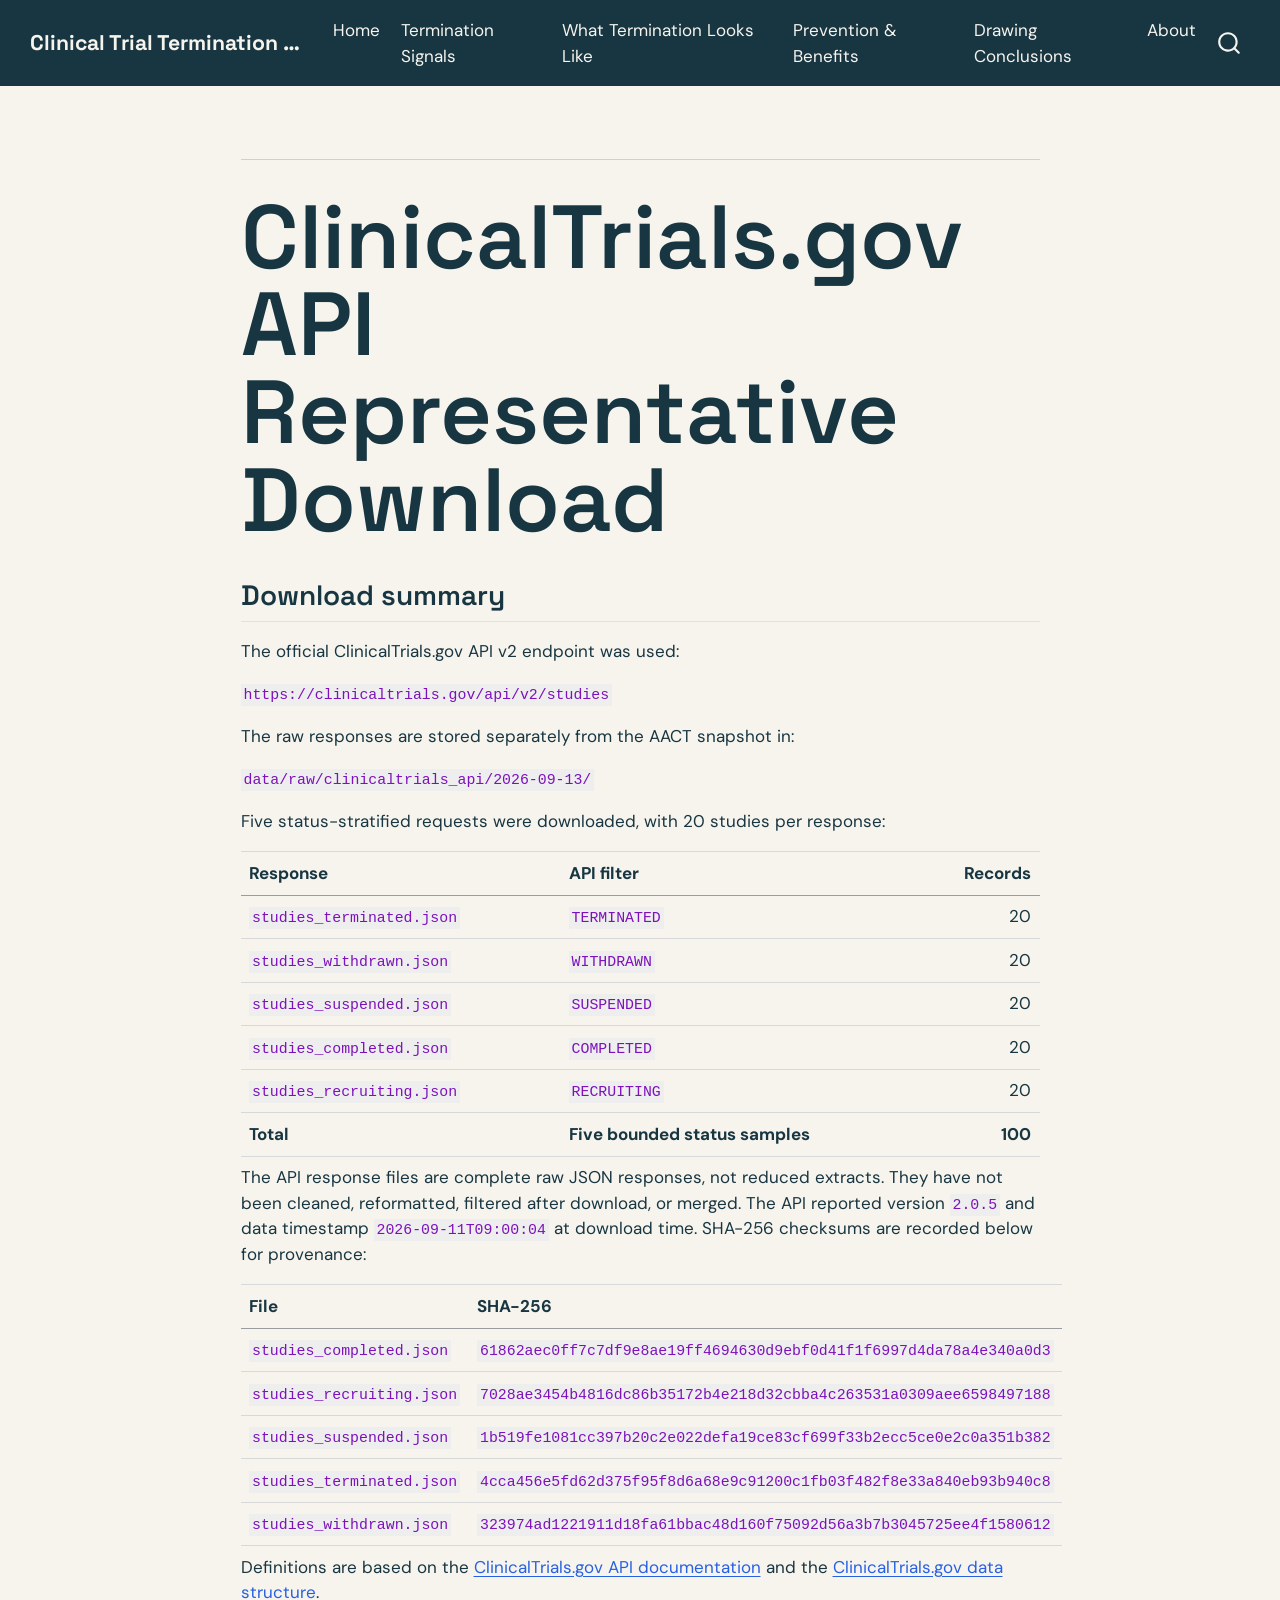
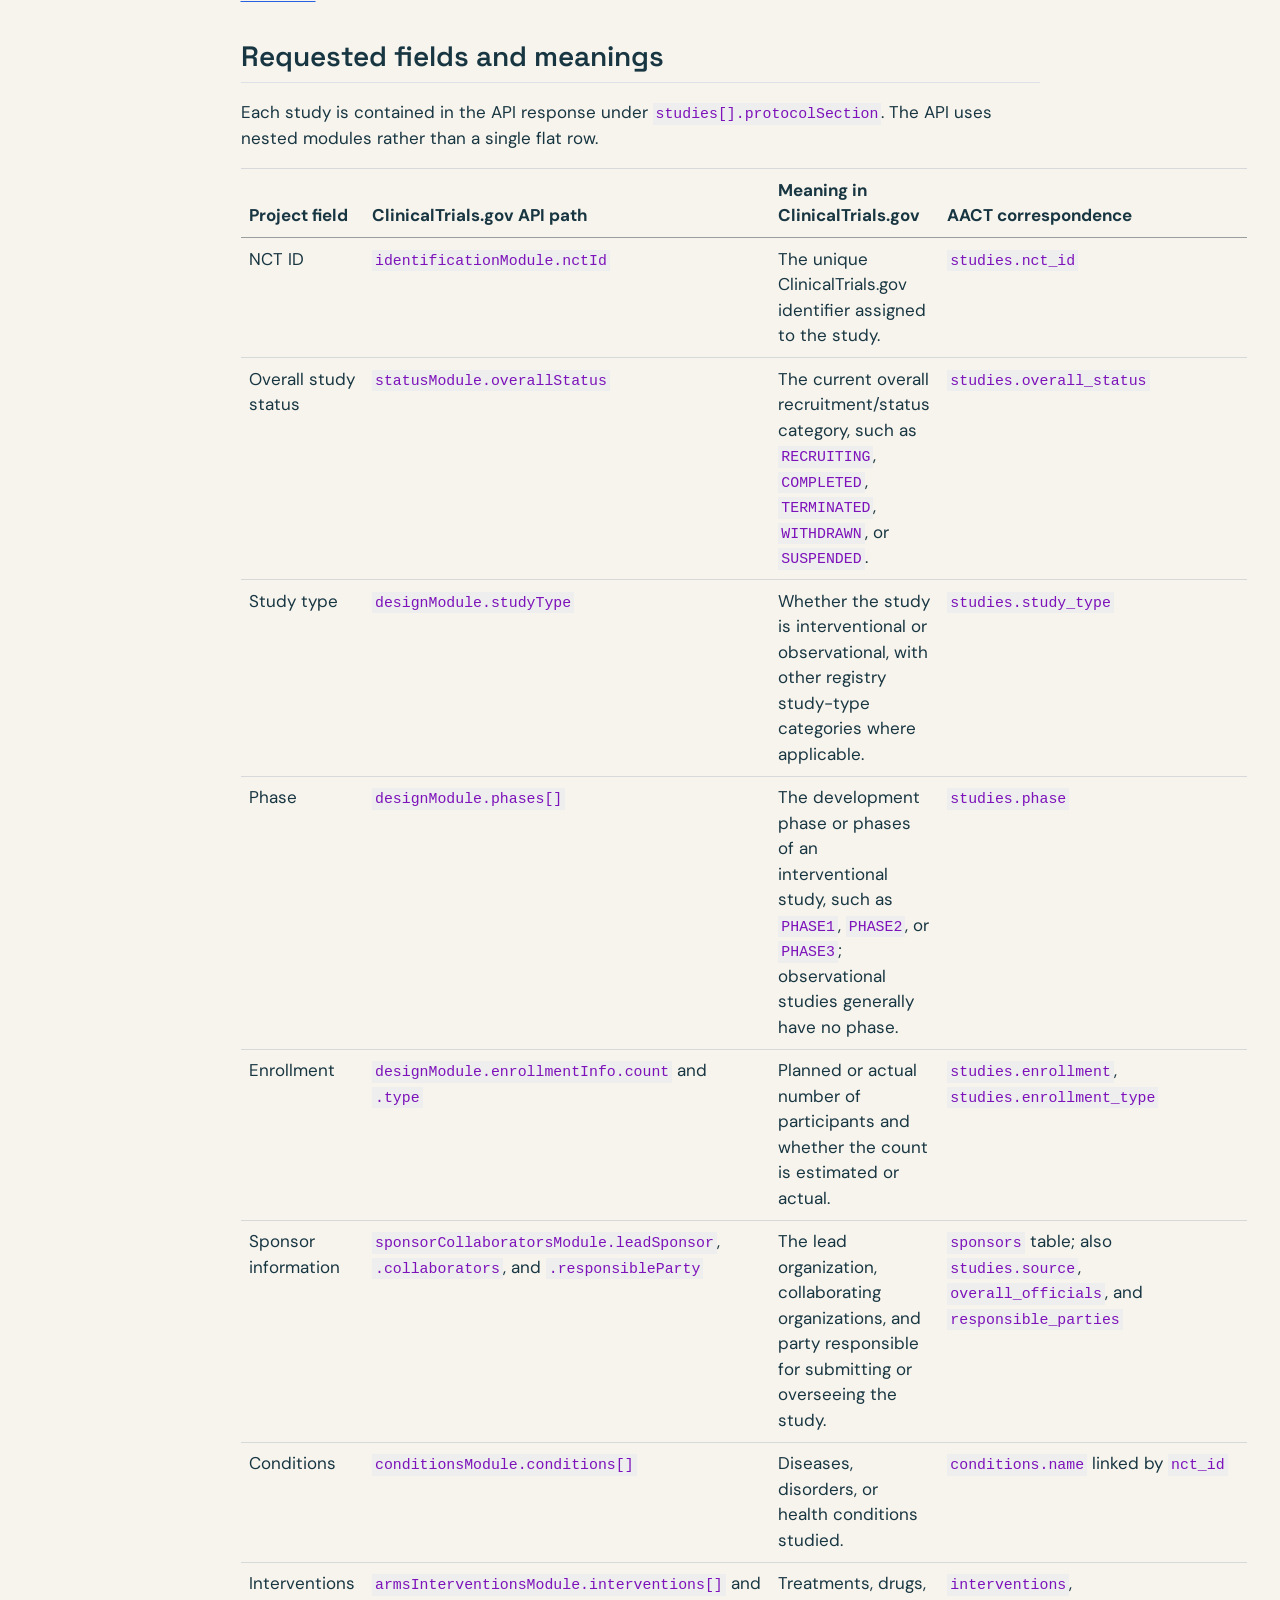
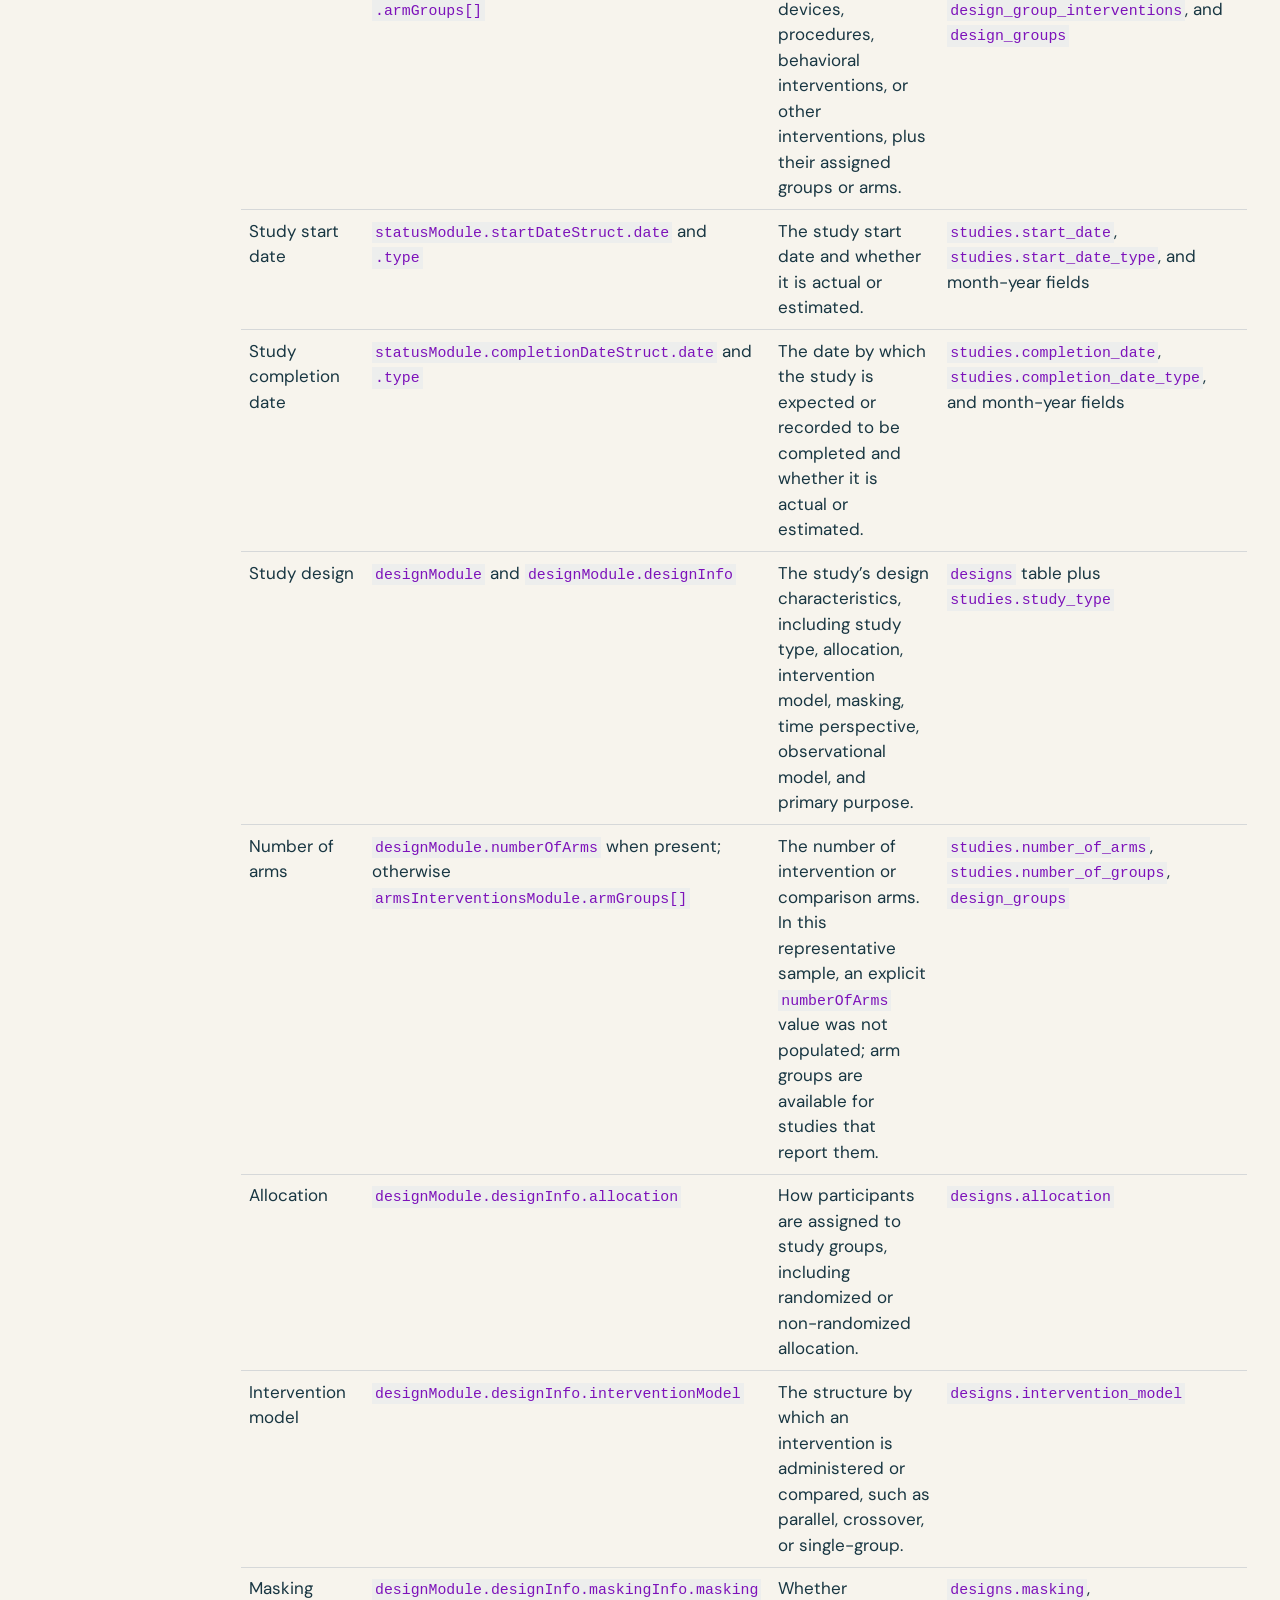
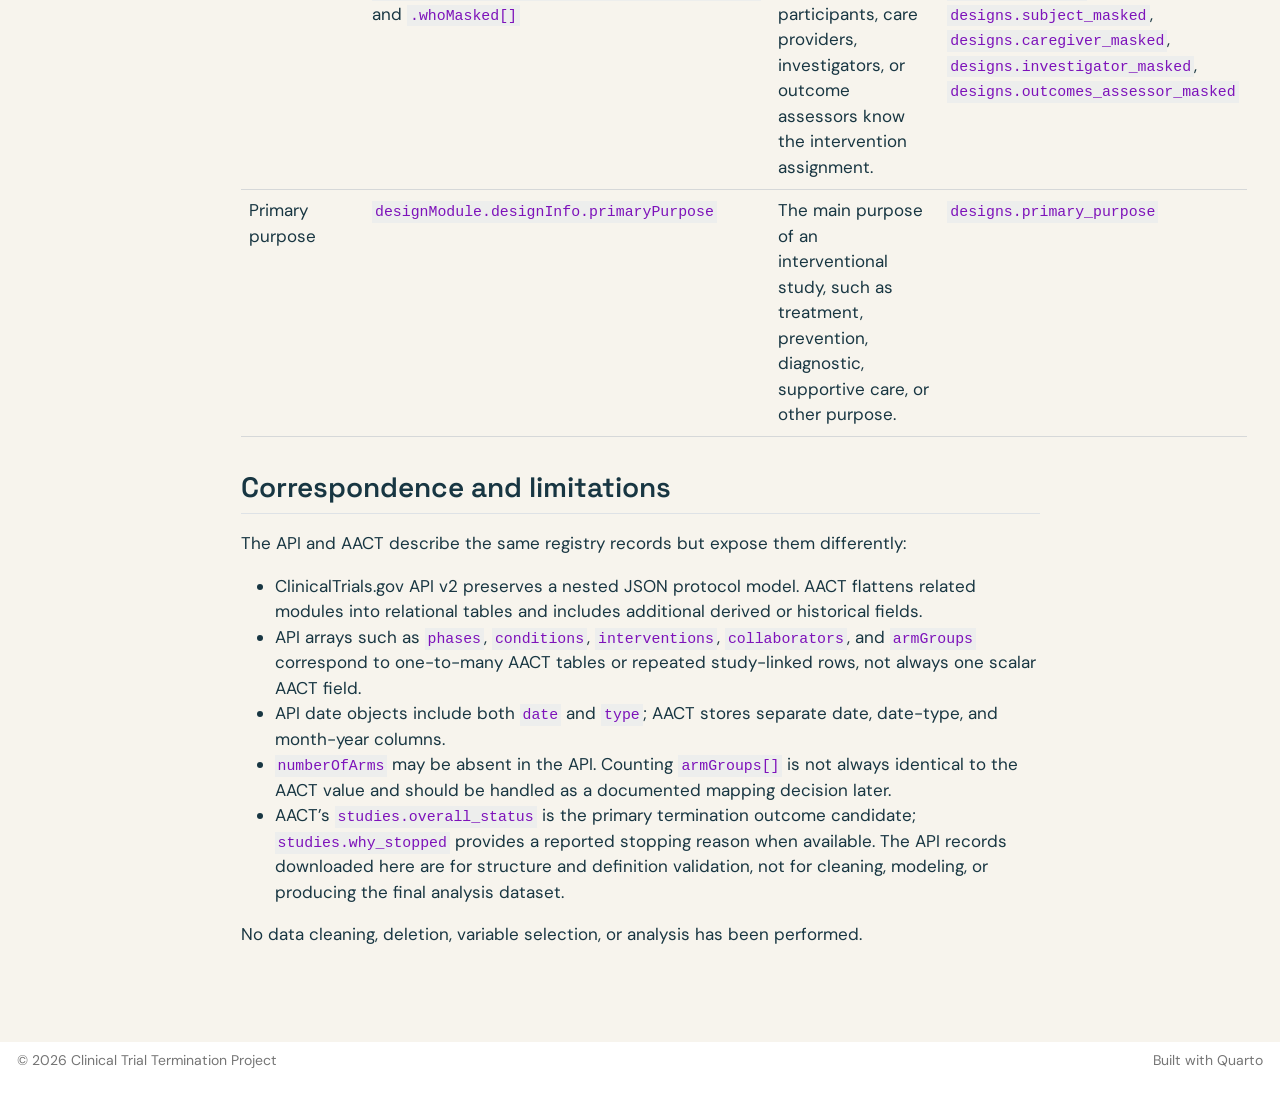
<file: data/inventory/clinicaltrials_api_2026-09-13_report.html>
<!DOCTYPE html>
<html xmlns="http://www.w3.org/1999/xhtml" lang="en" xml:lang="en"><head>

<meta charset="utf-8">
<meta name="generator" content="quarto-1.10.18">

<meta name="viewport" content="width=device-width, initial-scale=1.0, user-scalable=yes">


<title>clinicaltrials_api_2026-09-13_report – Clinical Trial Termination Risk</title>
<style>
/* Default styles provided by pandoc.
** See https://pandoc.org/MANUAL.html#variables-for-html for config info.
*/
span.smallcaps{font-variant: small-caps;}
div.columns{display: flex; gap: 1.5em;}
div.column{flex: auto;}
@media screen {
div.columns{gap: min(4vw, 1.5em);}
div.column{overflow-x: auto;}
}
div.hanging-indent{margin-left: 1.5em; text-indent: -1.5em;}
ul.task-list{list-style: none;}
ul.task-list li input[type="checkbox"] {
  width: 0.8em;
  margin: 0 0.8em 0.2em -1em; /* quarto-specific, see https://github.com/quarto-dev/quarto-cli/issues/4556 */ 
  vertical-align: middle;
}
</style>


<script src="../../site_libs/quarto-nav/quarto-nav.js"></script>
<script src="../../site_libs/quarto-nav/headroom.min.js"></script>
<script src="../../site_libs/clipboard/clipboard.min.js"></script>
<script src="../../site_libs/quarto-search/autocomplete.umd.js"></script>
<script src="../../site_libs/quarto-search/fuse.min.js"></script>
<script src="../../site_libs/quarto-search/quarto-search.js"></script>
<meta name="quarto:offset" content="../../">
<script src="../../site_libs/quarto-html/quarto.js" type="module"></script>
<script src="../../site_libs/quarto-html/tabsets/tabsets.js" type="module"></script>
<script src="../../site_libs/quarto-html/popper.min.js"></script>
<script src="../../site_libs/quarto-html/tippy.umd.min.js"></script>
<script src="../../site_libs/quarto-html/anchor.min.js"></script>
<link href="../../site_libs/quarto-html/tippy.css" rel="stylesheet">
<link href="../../site_libs/quarto-html/quarto-syntax-highlighting-64a204ab8560d761af7679ceaba22944.css" rel="stylesheet" id="quarto-text-highlighting-styles">
<script src="../../site_libs/bootstrap/bootstrap.min.js"></script>
<link href="../../site_libs/bootstrap/bootstrap-icons.css" rel="stylesheet">
<link href="../../site_libs/bootstrap/bootstrap-d9469d63eae83ba9b64738b461e3c39b.min.css" rel="stylesheet" append-hash="true" id="quarto-bootstrap" data-mode="light">
<script id="quarto-search-options" type="application/json">{
  "location": "navbar",
  "copy-button": false,
  "collapse-after": 3,
  "panel-placement": "end",
  "type": "overlay",
  "limit": 50,
  "keyboard-shortcut": [
    "f",
    "/",
    "s"
  ],
  "show-item-context": false,
  "language": {
    "search-no-results-text": "No results",
    "search-matching-documents-text": "matching documents",
    "search-copy-link-title": "Copy link to search",
    "search-hide-matches-text": "Hide additional matches",
    "search-more-match-text": "more match in this document",
    "search-more-matches-text": "more matches in this document",
    "search-clear-button-title": "Clear",
    "search-text-placeholder": "",
    "search-detached-cancel-button-title": "Cancel",
    "search-submit-button-title": "Submit",
    "search-label": "Search"
  }
}</script>
<style>html{ scroll-behavior: smooth; }</style>


<link rel="stylesheet" href="../../styles.css">
</head>

<body class="nav-fixed fullcontent quarto-light">

<div id="quarto-search-results"></div>
  <header id="quarto-header" class="headroom fixed-top">
    <nav class="navbar navbar-expand-lg " data-bs-theme="dark">
      <div class="navbar-container container-fluid">
      <div class="navbar-brand-container mx-auto">
    <a class="navbar-brand" href="../../index.html">
    <span class="navbar-title">Clinical Trial Termination Risk</span>
    </a>
  </div>
            <div id="quarto-search" class="" title="Search"></div>
          <button class="navbar-toggler" type="button" data-bs-toggle="collapse" data-bs-target="#navbarCollapse" aria-controls="navbarCollapse" role="menu" aria-expanded="false" aria-label="Toggle navigation" onclick="if (window.quartoToggleHeadroom) { window.quartoToggleHeadroom(); }">
  <span class="navbar-toggler-icon"></span>
</button>
          <div class="collapse navbar-collapse" id="navbarCollapse">
            <ul class="navbar-nav navbar-nav-scroll me-auto">
  <li class="nav-item">
    <a class="nav-link" href="../../index.html"> 
<span class="menu-text">Home</span></a>
  </li>  
  <li class="nav-item">
    <a class="nav-link" href="../../termination-signals.html"> 
<span class="menu-text">Termination Signals</span></a>
  </li>  
  <li class="nav-item">
    <a class="nav-link" href="../../trial-termination.html"> 
<span class="menu-text">What Termination Looks Like</span></a>
  </li>  
  <li class="nav-item">
    <a class="nav-link" href="../../prevention.html"> 
<span class="menu-text">Prevention &amp; Benefits</span></a>
  </li>  
  <li class="nav-item">
    <a class="nav-link" href="../../data-methods.html"> 
<span class="menu-text">Drawing Conclusions</span></a>
  </li>  
  <li class="nav-item">
    <a class="nav-link" href="../../about.html"> 
<span class="menu-text">About</span></a>
  </li>  
</ul>
          </div> <!-- /navcollapse -->
            <div class="quarto-navbar-tools">
</div>
      </div> <!-- /container-fluid -->
    </nav>
</header>
<!-- content -->
<div id="quarto-content" class="quarto-container page-columns page-rows-contents page-layout-article page-navbar">
<!-- sidebar -->
<!-- margin-sidebar -->
    
<!-- main -->
<main class="content" id="quarto-document-content"><header id="title-block-header" class="quarto-title-block"></header>




<section id="clinicaltrials.gov-api-representative-download" class="level1">
<h1>ClinicalTrials.gov API Representative Download</h1>
<section id="download-summary" class="level2">
<h2 class="anchored" data-anchor-id="download-summary">Download summary</h2>
<p>The official ClinicalTrials.gov API v2 endpoint was used:</p>
<p><code>https://clinicaltrials.gov/api/v2/studies</code></p>
<p>The raw responses are stored separately from the AACT snapshot in:</p>
<p><code>data/raw/clinicaltrials_api/2026-09-13/</code></p>
<p>Five status-stratified requests were downloaded, with 20 studies per response:</p>
<table class="caption-top table">
<thead>
<tr class="header">
<th>Response</th>
<th>API filter</th>
<th style="text-align: right;">Records</th>
</tr>
</thead>
<tbody>
<tr class="odd">
<td><code>studies_terminated.json</code></td>
<td><code>TERMINATED</code></td>
<td style="text-align: right;">20</td>
</tr>
<tr class="even">
<td><code>studies_withdrawn.json</code></td>
<td><code>WITHDRAWN</code></td>
<td style="text-align: right;">20</td>
</tr>
<tr class="odd">
<td><code>studies_suspended.json</code></td>
<td><code>SUSPENDED</code></td>
<td style="text-align: right;">20</td>
</tr>
<tr class="even">
<td><code>studies_completed.json</code></td>
<td><code>COMPLETED</code></td>
<td style="text-align: right;">20</td>
</tr>
<tr class="odd">
<td><code>studies_recruiting.json</code></td>
<td><code>RECRUITING</code></td>
<td style="text-align: right;">20</td>
</tr>
<tr class="even">
<td><strong>Total</strong></td>
<td><strong>Five bounded status samples</strong></td>
<td style="text-align: right;"><strong>100</strong></td>
</tr>
</tbody>
</table>
<p>The API response files are complete raw JSON responses, not reduced extracts. They have not been cleaned, reformatted, filtered after download, or merged. The API reported version <code>2.0.5</code> and data timestamp <code>2026-09-11T09:00:04</code> at download time. SHA-256 checksums are recorded below for provenance:</p>
<table class="caption-top table">
<colgroup>
<col style="width: 50%">
<col style="width: 50%">
</colgroup>
<thead>
<tr class="header">
<th>File</th>
<th>SHA-256</th>
</tr>
</thead>
<tbody>
<tr class="odd">
<td><code>studies_completed.json</code></td>
<td><code>61862aec0ff7c7df9e8ae19ff4694630d9ebf0d41f1f6997d4da78a4e340a0d3</code></td>
</tr>
<tr class="even">
<td><code>studies_recruiting.json</code></td>
<td><code>7028ae3454b4816dc86b35172b4e218d32cbba4c263531a0309aee6598497188</code></td>
</tr>
<tr class="odd">
<td><code>studies_suspended.json</code></td>
<td><code>1b519fe1081cc397b20c2e022defa19ce83cf699f33b2ecc5ce0e2c0a351b382</code></td>
</tr>
<tr class="even">
<td><code>studies_terminated.json</code></td>
<td><code>4cca456e5fd62d375f95f8d6a68e9c91200c1fb03f482f8e33a840eb93b940c8</code></td>
</tr>
<tr class="odd">
<td><code>studies_withdrawn.json</code></td>
<td><code>323974ad1221911d18fa61bbac48d160f75092d56a3b7b3045725ee4f1580612</code></td>
</tr>
</tbody>
</table>
<p>Definitions are based on the <a href="https://clinicaltrials.gov/data-api/about-api">ClinicalTrials.gov API documentation</a> and the <a href="https://clinicaltrials.gov/data-api/api">ClinicalTrials.gov data structure</a>.</p>
</section>
<section id="requested-fields-and-meanings" class="level2">
<h2 class="anchored" data-anchor-id="requested-fields-and-meanings">Requested fields and meanings</h2>
<p>Each study is contained in the API response under <code>studies[].protocolSection</code>. The API uses nested modules rather than a single flat row.</p>
<table class="caption-top table">
<colgroup>
<col style="width: 25%">
<col style="width: 25%">
<col style="width: 25%">
<col style="width: 25%">
</colgroup>
<thead>
<tr class="header">
<th>Project field</th>
<th>ClinicalTrials.gov API path</th>
<th>Meaning in ClinicalTrials.gov</th>
<th>AACT correspondence</th>
</tr>
</thead>
<tbody>
<tr class="odd">
<td>NCT ID</td>
<td><code>identificationModule.nctId</code></td>
<td>The unique ClinicalTrials.gov identifier assigned to the study.</td>
<td><code>studies.nct_id</code></td>
</tr>
<tr class="even">
<td>Overall study status</td>
<td><code>statusModule.overallStatus</code></td>
<td>The current overall recruitment/status category, such as <code>RECRUITING</code>, <code>COMPLETED</code>, <code>TERMINATED</code>, <code>WITHDRAWN</code>, or <code>SUSPENDED</code>.</td>
<td><code>studies.overall_status</code></td>
</tr>
<tr class="odd">
<td>Study type</td>
<td><code>designModule.studyType</code></td>
<td>Whether the study is interventional or observational, with other registry study-type categories where applicable.</td>
<td><code>studies.study_type</code></td>
</tr>
<tr class="even">
<td>Phase</td>
<td><code>designModule.phases[]</code></td>
<td>The development phase or phases of an interventional study, such as <code>PHASE1</code>, <code>PHASE2</code>, or <code>PHASE3</code>; observational studies generally have no phase.</td>
<td><code>studies.phase</code></td>
</tr>
<tr class="odd">
<td>Enrollment</td>
<td><code>designModule.enrollmentInfo.count</code> and <code>.type</code></td>
<td>Planned or actual number of participants and whether the count is estimated or actual.</td>
<td><code>studies.enrollment</code>, <code>studies.enrollment_type</code></td>
</tr>
<tr class="even">
<td>Sponsor information</td>
<td><code>sponsorCollaboratorsModule.leadSponsor</code>, <code>.collaborators</code>, and <code>.responsibleParty</code></td>
<td>The lead organization, collaborating organizations, and party responsible for submitting or overseeing the study.</td>
<td><code>sponsors</code> table; also <code>studies.source</code>, <code>overall_officials</code>, and <code>responsible_parties</code></td>
</tr>
<tr class="odd">
<td>Conditions</td>
<td><code>conditionsModule.conditions[]</code></td>
<td>Diseases, disorders, or health conditions studied.</td>
<td><code>conditions.name</code> linked by <code>nct_id</code></td>
</tr>
<tr class="even">
<td>Interventions</td>
<td><code>armsInterventionsModule.interventions[]</code> and <code>.armGroups[]</code></td>
<td>Treatments, drugs, devices, procedures, behavioral interventions, or other interventions, plus their assigned groups or arms.</td>
<td><code>interventions</code>, <code>design_group_interventions</code>, and <code>design_groups</code></td>
</tr>
<tr class="odd">
<td>Study start date</td>
<td><code>statusModule.startDateStruct.date</code> and <code>.type</code></td>
<td>The study start date and whether it is actual or estimated.</td>
<td><code>studies.start_date</code>, <code>studies.start_date_type</code>, and month-year fields</td>
</tr>
<tr class="even">
<td>Study completion date</td>
<td><code>statusModule.completionDateStruct.date</code> and <code>.type</code></td>
<td>The date by which the study is expected or recorded to be completed and whether it is actual or estimated.</td>
<td><code>studies.completion_date</code>, <code>studies.completion_date_type</code>, and month-year fields</td>
</tr>
<tr class="odd">
<td>Study design</td>
<td><code>designModule</code> and <code>designModule.designInfo</code></td>
<td>The study’s design characteristics, including study type, allocation, intervention model, masking, time perspective, observational model, and primary purpose.</td>
<td><code>designs</code> table plus <code>studies.study_type</code></td>
</tr>
<tr class="even">
<td>Number of arms</td>
<td><code>designModule.numberOfArms</code> when present; otherwise <code>armsInterventionsModule.armGroups[]</code></td>
<td>The number of intervention or comparison arms. In this representative sample, an explicit <code>numberOfArms</code> value was not populated; arm groups are available for studies that report them.</td>
<td><code>studies.number_of_arms</code>, <code>studies.number_of_groups</code>, <code>design_groups</code></td>
</tr>
<tr class="odd">
<td>Allocation</td>
<td><code>designModule.designInfo.allocation</code></td>
<td>How participants are assigned to study groups, including randomized or non-randomized allocation.</td>
<td><code>designs.allocation</code></td>
</tr>
<tr class="even">
<td>Intervention model</td>
<td><code>designModule.designInfo.interventionModel</code></td>
<td>The structure by which an intervention is administered or compared, such as parallel, crossover, or single-group.</td>
<td><code>designs.intervention_model</code></td>
</tr>
<tr class="odd">
<td>Masking</td>
<td><code>designModule.designInfo.maskingInfo.masking</code> and <code>.whoMasked[]</code></td>
<td>Whether participants, care providers, investigators, or outcome assessors know the intervention assignment.</td>
<td><code>designs.masking</code>, <code>designs.subject_masked</code>, <code>designs.caregiver_masked</code>, <code>designs.investigator_masked</code>, <code>designs.outcomes_assessor_masked</code></td>
</tr>
<tr class="even">
<td>Primary purpose</td>
<td><code>designModule.designInfo.primaryPurpose</code></td>
<td>The main purpose of an interventional study, such as treatment, prevention, diagnostic, supportive care, or other purpose.</td>
<td><code>designs.primary_purpose</code></td>
</tr>
</tbody>
</table>
</section>
<section id="correspondence-and-limitations" class="level2">
<h2 class="anchored" data-anchor-id="correspondence-and-limitations">Correspondence and limitations</h2>
<p>The API and AACT describe the same registry records but expose them differently:</p>
<ul>
<li>ClinicalTrials.gov API v2 preserves a nested JSON protocol model. AACT flattens related modules into relational tables and includes additional derived or historical fields.</li>
<li>API arrays such as <code>phases</code>, <code>conditions</code>, <code>interventions</code>, <code>collaborators</code>, and <code>armGroups</code> correspond to one-to-many AACT tables or repeated study-linked rows, not always one scalar AACT field.</li>
<li>API date objects include both <code>date</code> and <code>type</code>; AACT stores separate date, date-type, and month-year columns.</li>
<li><code>numberOfArms</code> may be absent in the API. Counting <code>armGroups[]</code> is not always identical to the AACT value and should be handled as a documented mapping decision later.</li>
<li>AACT’s <code>studies.overall_status</code> is the primary termination outcome candidate; <code>studies.why_stopped</code> provides a reported stopping reason when available. The API records downloaded here are for structure and definition validation, not for cleaning, modeling, or producing the final analysis dataset.</li>
</ul>
<p>No data cleaning, deletion, variable selection, or analysis has been performed.</p>


</section>
</section>

</main> <!-- /main -->
<script id="quarto-html-after-body" type="application/javascript">
  window.document.addEventListener("DOMContentLoaded", function (event) {
    const icon = "";
    const anchorJS = new window.AnchorJS();
    anchorJS.options = {
      placement: 'right',
      icon: icon
    };
    anchorJS.add('.anchored');
    const isCodeAnnotation = (el) => {
      for (const clz of el.classList) {
        if (clz.startsWith('code-annotation-')) {                     
          return true;
        }
      }
      return false;
    }
    const onCopySuccess = function(e) {
      // button target
      const button = e.trigger;
      // don't keep focus
      button.blur();
      // flash "checked"
      button.classList.add('code-copy-button-checked');
      var currentTitle = button.getAttribute("title");
      button.setAttribute("title", "Copied!");
      let tooltip;
      if (window.bootstrap) {
        button.setAttribute("data-bs-toggle", "tooltip");
        button.setAttribute("data-bs-placement", "left");
        button.setAttribute("data-bs-title", "Copied!");
        tooltip = new bootstrap.Tooltip(button, 
          { trigger: "manual", 
            customClass: "code-copy-button-tooltip",
            offset: [0, -8]});
        tooltip.show();    
      }
      setTimeout(function() {
        if (tooltip) {
          tooltip.hide();
          button.removeAttribute("data-bs-title");
          button.removeAttribute("data-bs-toggle");
          button.removeAttribute("data-bs-placement");
        }
        button.setAttribute("title", currentTitle);
        button.classList.remove('code-copy-button-checked');
      }, 1000);
      // clear code selection
      e.clearSelection();
    }
    const getTextToCopy = function(trigger) {
      const outerScaffold = trigger.parentElement.cloneNode(true);
      const codeEl = outerScaffold.querySelector('code');
      for (const childEl of codeEl.children) {
        if (isCodeAnnotation(childEl)) {
          childEl.remove();
        }
      }
      return codeEl.innerText;
    }
    const clipboard = new window.ClipboardJS('.code-copy-button:not([data-in-quarto-modal])', {
      text: getTextToCopy
    });
    clipboard.on('success', onCopySuccess);
    if (window.document.getElementById('quarto-embedded-source-code-modal')) {
      const clipboardModal = new window.ClipboardJS('.code-copy-button[data-in-quarto-modal]', {
        text: getTextToCopy,
        container: window.document.getElementById('quarto-embedded-source-code-modal')
      });
      clipboardModal.on('success', onCopySuccess);
    }
      var localhostRegex = new RegExp(/^(?:http|https):\/\/localhost\:?[0-9]*\//);
      var mailtoRegex = new RegExp(/^mailto:/);
        var filterRegex = new RegExp("https:\/\/karareed2026-max\.github\.io\/clinical-Trials\/");
      var isInternal = (href) => {
          return filterRegex.test(href) || localhostRegex.test(href) || mailtoRegex.test(href);
      }
      // Inspect non-navigation links and adorn them if external
     var links = window.document.querySelectorAll('a[href]:not(.nav-link):not(.navbar-brand):not(.toc-action):not(.sidebar-link):not(.sidebar-item-toggle):not(.pagination-link):not(.no-external):not([aria-hidden]):not(.dropdown-item):not(.quarto-navigation-tool):not(.about-link)');
      for (var i=0; i<links.length; i++) {
        const link = links[i];
        if (!isInternal(link.href)) {
          // undo the damage that might have been done by quarto-nav.js in the case of
          // links that we want to consider external
          if (link.dataset.originalHref !== undefined) {
            link.href = link.dataset.originalHref;
          }
        }
      }
    function tippyHover(el, contentFn, onTriggerFn, onUntriggerFn) {
      const config = {
        allowHTML: true,
        maxWidth: 500,
        delay: 100,
        arrow: false,
        appendTo: function(el) {
            return el.parentElement;
        },
        interactive: true,
        interactiveBorder: 10,
        theme: 'quarto',
        placement: 'bottom-start',
      };
      if (contentFn) {
        config.content = contentFn;
      }
      if (onTriggerFn) {
        config.onTrigger = onTriggerFn;
      }
      if (onUntriggerFn) {
        config.onUntrigger = onUntriggerFn;
      }
      window.tippy(el, config); 
    }
    const noterefs = window.document.querySelectorAll('a[role="doc-noteref"]');
    for (var i=0; i<noterefs.length; i++) {
      const ref = noterefs[i];
      tippyHover(ref, function() {
        // use id or data attribute instead here
        let href = ref.getAttribute('data-footnote-href') || ref.getAttribute('href');
        try { href = new URL(href).hash; } catch {}
        const id = href.replace(/^#\/?/, "");
        const note = window.document.getElementById(id);
        if (note) {
          return note.innerHTML;
        } else {
          return "";
        }
      });
    }
    const xrefs = window.document.querySelectorAll('a.quarto-xref');
    const processXRef = (id, note) => {
      // Strip column container classes
      const stripColumnClz = (el) => {
        el.classList.remove("page-full", "page-columns");
        if (el.children) {
          for (const child of el.children) {
            stripColumnClz(child);
          }
        }
      }
      stripColumnClz(note)
      if (id === null || id.startsWith('sec-')) {
        // Special case sections, only their first couple elements
        const container = document.createElement("div");
        if (note.children && note.children.length > 2) {
          container.appendChild(note.children[0].cloneNode(true));
          for (let i = 1; i < note.children.length; i++) {
            const child = note.children[i];
            if (child.tagName === "P" && child.innerText === "") {
              continue;
            } else {
              container.appendChild(child.cloneNode(true));
              break;
            }
          }
          if (window.Quarto?.typesetMath) {
            window.Quarto.typesetMath(container);
          }
          return container.innerHTML
        } else {
          if (window.Quarto?.typesetMath) {
            window.Quarto.typesetMath(note);
          }
          return note.innerHTML;
        }
      } else {
        // Remove any anchor links if they are present
        const anchorLink = note.querySelector('a.anchorjs-link');
        if (anchorLink) {
          anchorLink.remove();
        }
        if (window.Quarto?.typesetMath) {
          window.Quarto.typesetMath(note);
        }
        if (note.classList.contains("callout")) {
          return note.outerHTML;
        } else {
          return note.innerHTML;
        }
      }
    }
    for (var i=0; i<xrefs.length; i++) {
      const xref = xrefs[i];
      tippyHover(xref, undefined, function(instance) {
        instance.disable();
        let url = xref.getAttribute('href');
        let hash = undefined; 
        if (url.startsWith('#')) {
          hash = url;
        } else {
          try { hash = new URL(url).hash; } catch {}
        }
        if (hash) {
          const id = hash.replace(/^#\/?/, "");
          const note = window.document.getElementById(id);
          if (note !== null) {
            try {
              const html = processXRef(id, note.cloneNode(true));
              instance.setContent(html);
            } finally {
              instance.enable();
              instance.show();
            }
          } else {
            // See if we can fetch this
            fetch(url.split('#')[0])
            .then(res => res.text())
            .then(html => {
              const parser = new DOMParser();
              const htmlDoc = parser.parseFromString(html, "text/html");
              const note = htmlDoc.getElementById(id);
              if (note !== null) {
                const html = processXRef(id, note);
                instance.setContent(html);
              } 
            }).finally(() => {
              instance.enable();
              instance.show();
            });
          }
        } else {
          // See if we can fetch a full url (with no hash to target)
          // This is a special case and we should probably do some content thinning / targeting
          fetch(url)
          .then(res => res.text())
          .then(html => {
            const parser = new DOMParser();
            const htmlDoc = parser.parseFromString(html, "text/html");
            const note = htmlDoc.querySelector('main.content');
            if (note !== null) {
              // This should only happen for chapter cross references
              // (since there is no id in the URL)
              // remove the first header
              if (note.children.length > 0 && note.children[0].tagName === "HEADER") {
                note.children[0].remove();
              }
              const html = processXRef(null, note);
              instance.setContent(html);
            } 
          }).finally(() => {
            instance.enable();
            instance.show();
          });
        }
      }, function(instance) {
      });
    }
        let selectedAnnoteEl;
        const selectorForAnnotation = ( cell, annotation) => {
          let cellAttr = 'data-code-cell="' + cell + '"';
          let lineAttr = 'data-code-annotation="' +  annotation + '"';
          const selector = 'span[' + cellAttr + '][' + lineAttr + ']';
          return selector;
        }
        const selectCodeLines = (annoteEl) => {
          const doc = window.document;
          const targetCell = annoteEl.getAttribute("data-target-cell");
          const targetAnnotation = annoteEl.getAttribute("data-target-annotation");
          const annoteSpan = window.document.querySelector(selectorForAnnotation(targetCell, targetAnnotation));
          const lines = annoteSpan.getAttribute("data-code-lines").split(",");
          const lineIds = lines.map((line) => {
            return targetCell + "-" + line;
          })
          let top = null;
          let height = null;
          let parent = null;
          if (lineIds.length > 0) {
              //compute the position of the single el (top and bottom and make a div)
              const el = window.document.getElementById(lineIds[0]);
              top = el.offsetTop;
              height = el.offsetHeight;
              parent = el.parentElement.parentElement;
            if (lineIds.length > 1) {
              const lastEl = window.document.getElementById(lineIds[lineIds.length - 1]);
              const bottom = lastEl.offsetTop + lastEl.offsetHeight;
              height = bottom - top;
            }
            if (top !== null && height !== null && parent !== null) {
              // cook up a div (if necessary) and position it 
              let div = window.document.getElementById("code-annotation-line-highlight");
              if (div === null) {
                div = window.document.createElement("div");
                div.setAttribute("id", "code-annotation-line-highlight");
                div.style.position = 'absolute';
                parent.appendChild(div);
              }
              div.style.top = top - 2 + "px";
              div.style.height = height + 4 + "px";
              div.style.left = 0;
              let gutterDiv = window.document.getElementById("code-annotation-line-highlight-gutter");
              if (gutterDiv === null) {
                gutterDiv = window.document.createElement("div");
                gutterDiv.setAttribute("id", "code-annotation-line-highlight-gutter");
                gutterDiv.style.position = 'absolute';
                const codeCell = window.document.getElementById(targetCell);
                const gutter = codeCell.querySelector('.code-annotation-gutter');
                gutter.appendChild(gutterDiv);
              }
              gutterDiv.style.top = top - 2 + "px";
              gutterDiv.style.height = height + 4 + "px";
            }
            selectedAnnoteEl = annoteEl;
          }
        };
        const unselectCodeLines = () => {
          const elementsIds = ["code-annotation-line-highlight", "code-annotation-line-highlight-gutter"];
          elementsIds.forEach((elId) => {
            const div = window.document.getElementById(elId);
            if (div) {
              div.remove();
            }
          });
          selectedAnnoteEl = undefined;
        };
          // Handle positioning of the toggle
      window.addEventListener(
        "resize",
        throttle(() => {
          elRect = undefined;
          if (selectedAnnoteEl) {
            selectCodeLines(selectedAnnoteEl);
          }
        }, 10)
      );
      function throttle(fn, ms) {
      let throttle = false;
      let timer;
        return (...args) => {
          if(!throttle) { // first call gets through
              fn.apply(this, args);
              throttle = true;
          } else { // all the others get throttled
              if(timer) clearTimeout(timer); // cancel #2
              timer = setTimeout(() => {
                fn.apply(this, args);
                timer = throttle = false;
              }, ms);
          }
        };
      }
        // Attach click handler to the DT
        const annoteDls = window.document.querySelectorAll('dt[data-target-cell]');
        for (const annoteDlNode of annoteDls) {
          annoteDlNode.addEventListener('click', (event) => {
            const clickedEl = event.target;
            if (clickedEl !== selectedAnnoteEl) {
              unselectCodeLines();
              const activeEl = window.document.querySelector('dt[data-target-cell].code-annotation-active');
              if (activeEl) {
                activeEl.classList.remove('code-annotation-active');
              }
              selectCodeLines(clickedEl);
              clickedEl.classList.add('code-annotation-active');
            } else {
              // Unselect the line
              unselectCodeLines();
              clickedEl.classList.remove('code-annotation-active');
            }
          });
        }
    const findCites = (el) => {
      const parentEl = el.parentElement;
      if (parentEl) {
        const cites = parentEl.dataset.cites;
        if (cites) {
          return {
            el,
            cites: cites.split(' ')
          };
        } else {
          return findCites(el.parentElement)
        }
      } else {
        return undefined;
      }
    };
    var bibliorefs = window.document.querySelectorAll('a[role="doc-biblioref"]');
    for (var i=0; i<bibliorefs.length; i++) {
      const ref = bibliorefs[i];
      const citeInfo = findCites(ref);
      if (citeInfo) {
        tippyHover(citeInfo.el, function() {
          var popup = window.document.createElement('div');
          citeInfo.cites.forEach(function(cite) {
            var citeDiv = window.document.createElement('div');
            citeDiv.classList.add('hanging-indent');
            citeDiv.classList.add('csl-entry');
            var biblioDiv = window.document.getElementById('ref-' + cite);
            if (biblioDiv) {
              citeDiv.innerHTML = biblioDiv.innerHTML;
            }
            popup.appendChild(citeDiv);
          });
          return popup.innerHTML;
        });
      }
    }
  });
  </script>
</div> <!-- /content -->
<footer class="footer">
  <div class="nav-footer">
    <div class="nav-footer-left">
<p>© 2026 Clinical Trial Termination Project</p>
</div>   
    <div class="nav-footer-center">
      &nbsp;
    </div>
    <div class="nav-footer-right">
<p>Built with Quarto</p>
</div>
  </div>
</footer>




<script src="../../site_libs/quarto-html/zenscroll-min.js"></script>
</body></html>
</file>
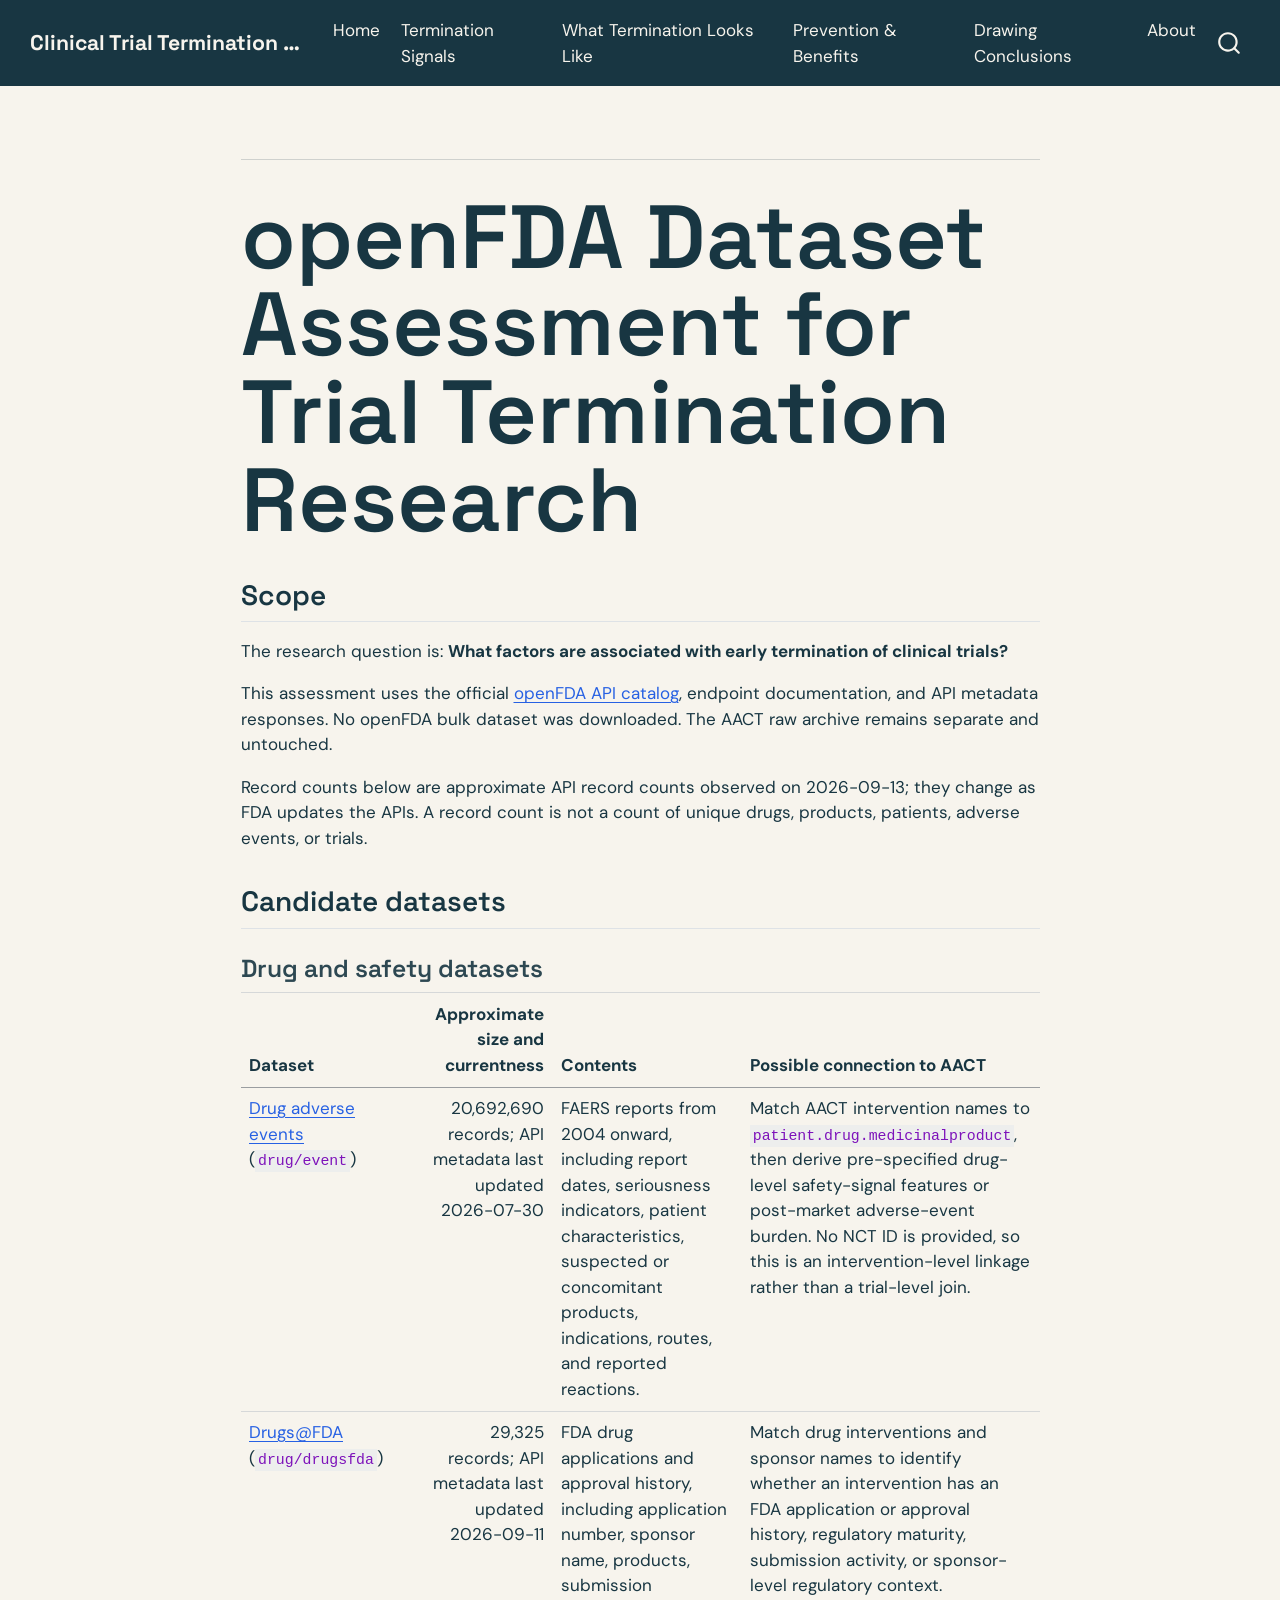
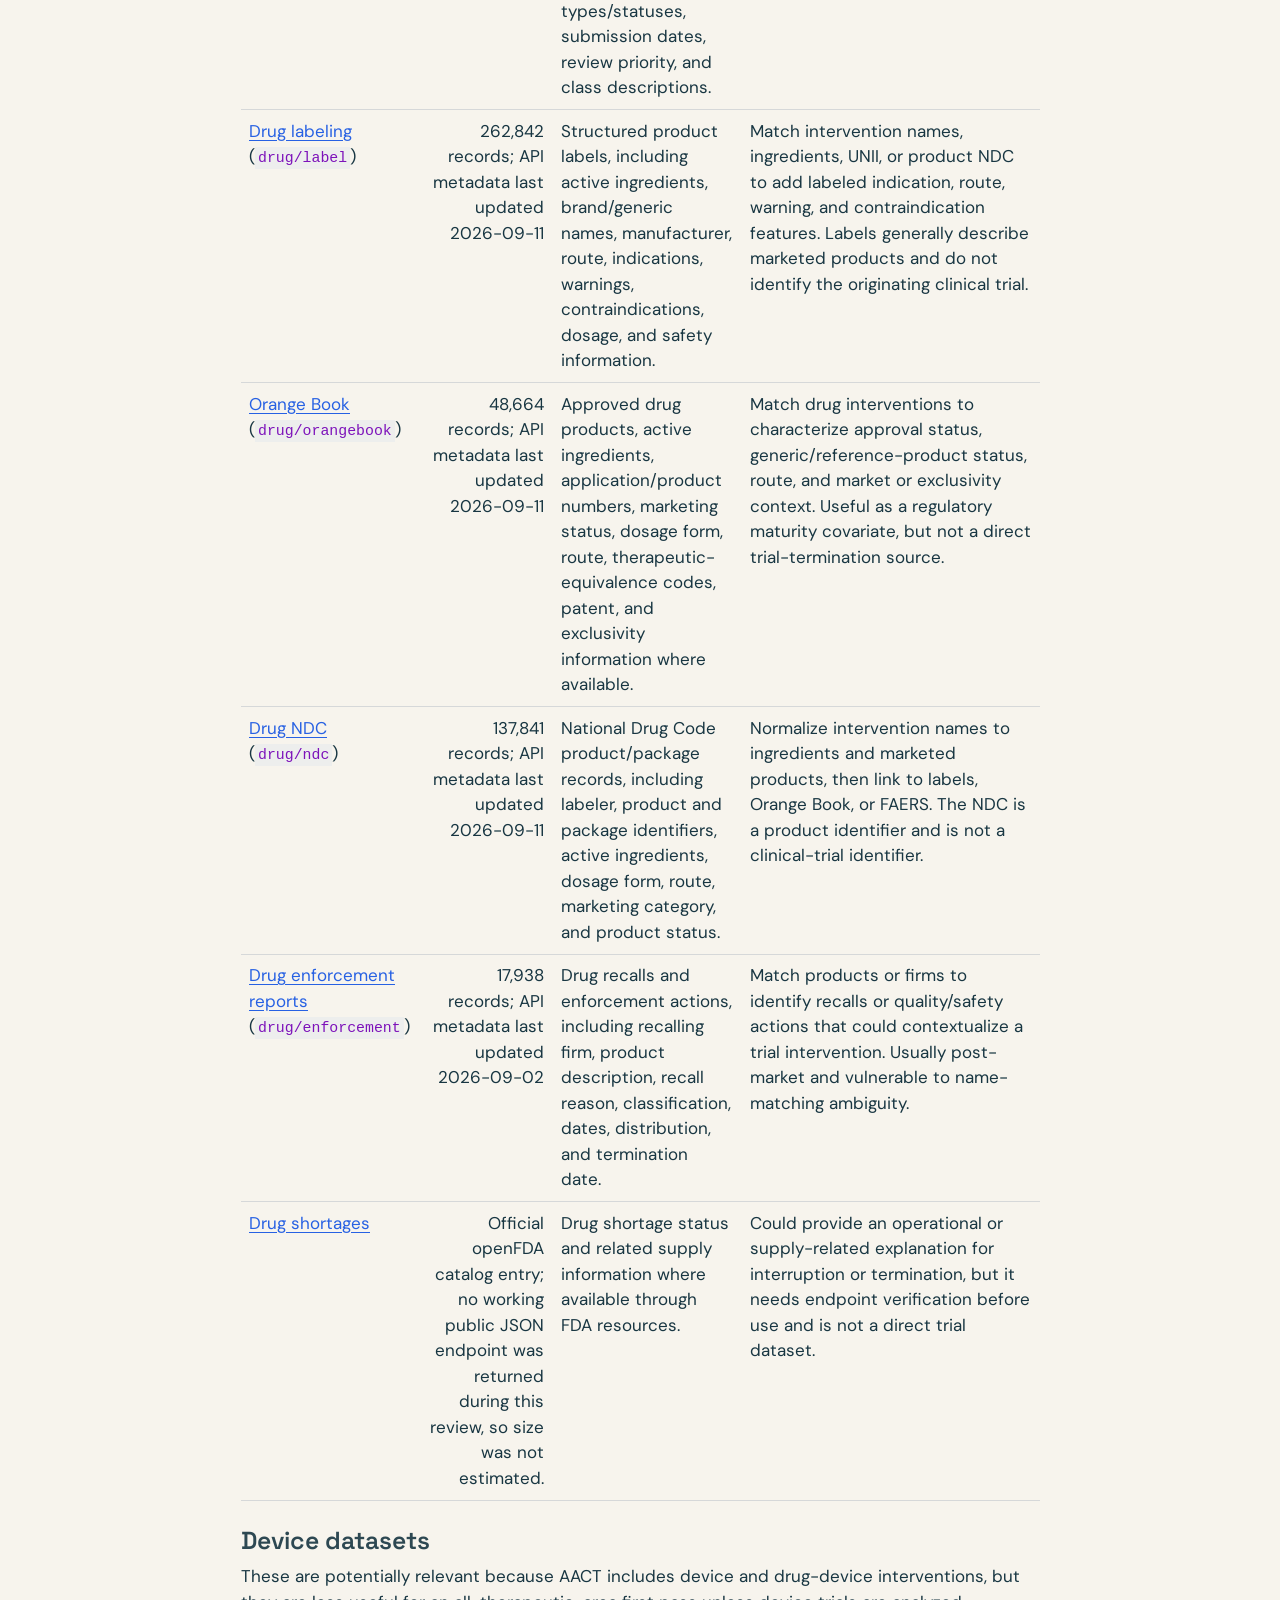
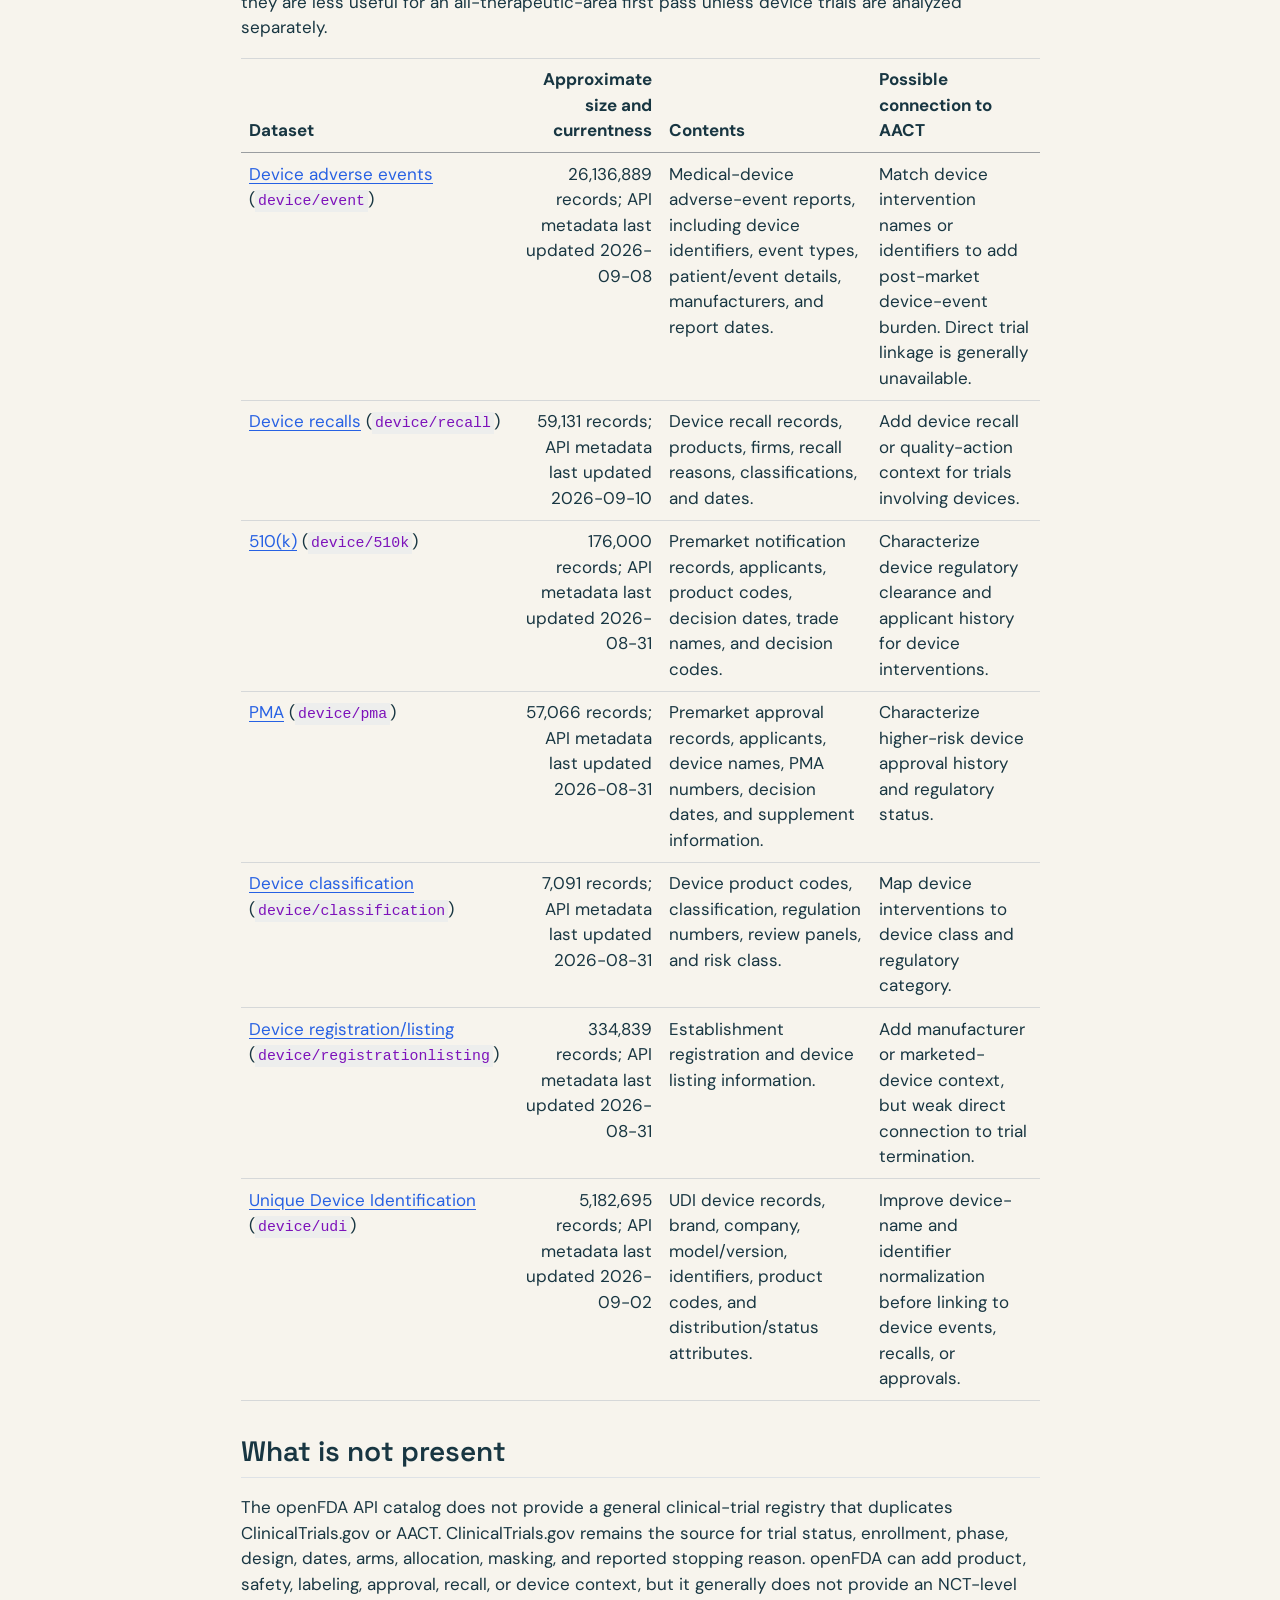
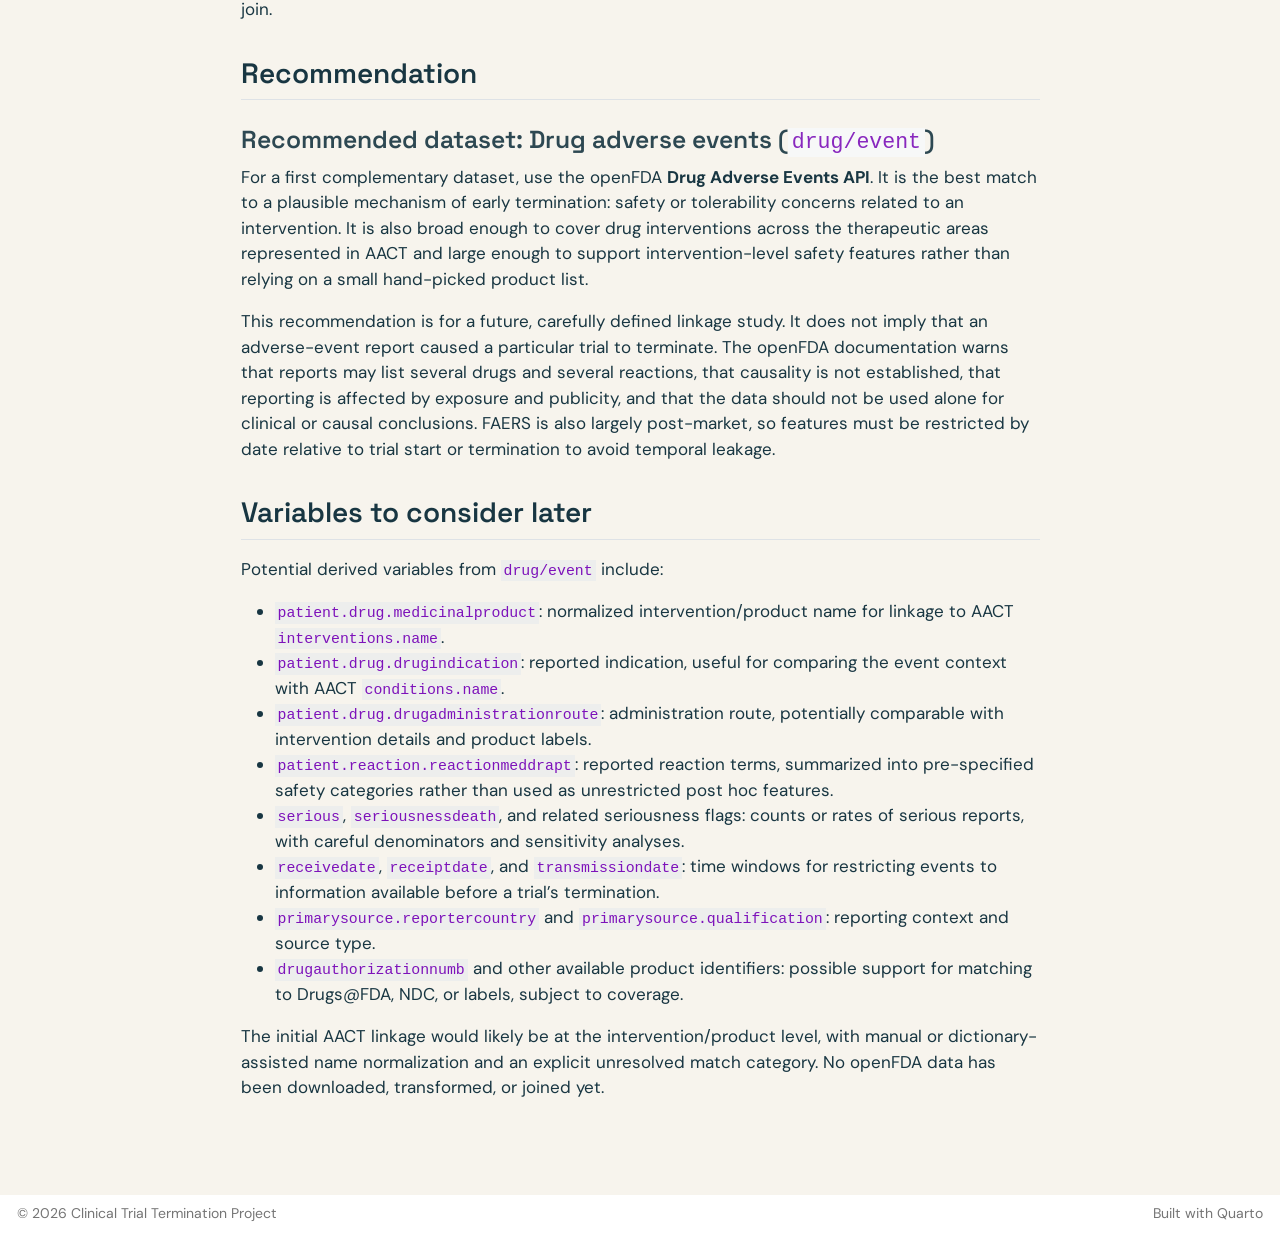
<file: data/inventory/openfda_dataset_assessment_2026-09-13.html>
<!DOCTYPE html>
<html xmlns="http://www.w3.org/1999/xhtml" lang="en" xml:lang="en"><head>

<meta charset="utf-8">
<meta name="generator" content="quarto-1.10.18">

<meta name="viewport" content="width=device-width, initial-scale=1.0, user-scalable=yes">


<title>openfda_dataset_assessment_2026-09-13 – Clinical Trial Termination Risk</title>
<style>
/* Default styles provided by pandoc.
** See https://pandoc.org/MANUAL.html#variables-for-html for config info.
*/
span.smallcaps{font-variant: small-caps;}
div.columns{display: flex; gap: 1.5em;}
div.column{flex: auto;}
@media screen {
div.columns{gap: min(4vw, 1.5em);}
div.column{overflow-x: auto;}
}
div.hanging-indent{margin-left: 1.5em; text-indent: -1.5em;}
ul.task-list{list-style: none;}
ul.task-list li input[type="checkbox"] {
  width: 0.8em;
  margin: 0 0.8em 0.2em -1em; /* quarto-specific, see https://github.com/quarto-dev/quarto-cli/issues/4556 */ 
  vertical-align: middle;
}
</style>


<script src="../../site_libs/quarto-nav/quarto-nav.js"></script>
<script src="../../site_libs/quarto-nav/headroom.min.js"></script>
<script src="../../site_libs/clipboard/clipboard.min.js"></script>
<script src="../../site_libs/quarto-search/autocomplete.umd.js"></script>
<script src="../../site_libs/quarto-search/fuse.min.js"></script>
<script src="../../site_libs/quarto-search/quarto-search.js"></script>
<meta name="quarto:offset" content="../../">
<script src="../../site_libs/quarto-html/quarto.js" type="module"></script>
<script src="../../site_libs/quarto-html/tabsets/tabsets.js" type="module"></script>
<script src="../../site_libs/quarto-html/popper.min.js"></script>
<script src="../../site_libs/quarto-html/tippy.umd.min.js"></script>
<script src="../../site_libs/quarto-html/anchor.min.js"></script>
<link href="../../site_libs/quarto-html/tippy.css" rel="stylesheet">
<link href="../../site_libs/quarto-html/quarto-syntax-highlighting-64a204ab8560d761af7679ceaba22944.css" rel="stylesheet" id="quarto-text-highlighting-styles">
<script src="../../site_libs/bootstrap/bootstrap.min.js"></script>
<link href="../../site_libs/bootstrap/bootstrap-icons.css" rel="stylesheet">
<link href="../../site_libs/bootstrap/bootstrap-d9469d63eae83ba9b64738b461e3c39b.min.css" rel="stylesheet" append-hash="true" id="quarto-bootstrap" data-mode="light">
<script id="quarto-search-options" type="application/json">{
  "location": "navbar",
  "copy-button": false,
  "collapse-after": 3,
  "panel-placement": "end",
  "type": "overlay",
  "limit": 50,
  "keyboard-shortcut": [
    "f",
    "/",
    "s"
  ],
  "show-item-context": false,
  "language": {
    "search-no-results-text": "No results",
    "search-matching-documents-text": "matching documents",
    "search-copy-link-title": "Copy link to search",
    "search-hide-matches-text": "Hide additional matches",
    "search-more-match-text": "more match in this document",
    "search-more-matches-text": "more matches in this document",
    "search-clear-button-title": "Clear",
    "search-text-placeholder": "",
    "search-detached-cancel-button-title": "Cancel",
    "search-submit-button-title": "Submit",
    "search-label": "Search"
  }
}</script>
<style>html{ scroll-behavior: smooth; }</style>


<link rel="stylesheet" href="../../styles.css">
</head>

<body class="nav-fixed fullcontent quarto-light">

<div id="quarto-search-results"></div>
  <header id="quarto-header" class="headroom fixed-top">
    <nav class="navbar navbar-expand-lg " data-bs-theme="dark">
      <div class="navbar-container container-fluid">
      <div class="navbar-brand-container mx-auto">
    <a class="navbar-brand" href="../../index.html">
    <span class="navbar-title">Clinical Trial Termination Risk</span>
    </a>
  </div>
            <div id="quarto-search" class="" title="Search"></div>
          <button class="navbar-toggler" type="button" data-bs-toggle="collapse" data-bs-target="#navbarCollapse" aria-controls="navbarCollapse" role="menu" aria-expanded="false" aria-label="Toggle navigation" onclick="if (window.quartoToggleHeadroom) { window.quartoToggleHeadroom(); }">
  <span class="navbar-toggler-icon"></span>
</button>
          <div class="collapse navbar-collapse" id="navbarCollapse">
            <ul class="navbar-nav navbar-nav-scroll me-auto">
  <li class="nav-item">
    <a class="nav-link" href="../../index.html"> 
<span class="menu-text">Home</span></a>
  </li>  
  <li class="nav-item">
    <a class="nav-link" href="../../termination-signals.html"> 
<span class="menu-text">Termination Signals</span></a>
  </li>  
  <li class="nav-item">
    <a class="nav-link" href="../../trial-termination.html"> 
<span class="menu-text">What Termination Looks Like</span></a>
  </li>  
  <li class="nav-item">
    <a class="nav-link" href="../../prevention.html"> 
<span class="menu-text">Prevention &amp; Benefits</span></a>
  </li>  
  <li class="nav-item">
    <a class="nav-link" href="../../data-methods.html"> 
<span class="menu-text">Drawing Conclusions</span></a>
  </li>  
  <li class="nav-item">
    <a class="nav-link" href="../../about.html"> 
<span class="menu-text">About</span></a>
  </li>  
</ul>
          </div> <!-- /navcollapse -->
            <div class="quarto-navbar-tools">
</div>
      </div> <!-- /container-fluid -->
    </nav>
</header>
<!-- content -->
<div id="quarto-content" class="quarto-container page-columns page-rows-contents page-layout-article page-navbar">
<!-- sidebar -->
<!-- margin-sidebar -->
    
<!-- main -->
<main class="content" id="quarto-document-content"><header id="title-block-header" class="quarto-title-block"></header>




<section id="openfda-dataset-assessment-for-trial-termination-research" class="level1">
<h1>openFDA Dataset Assessment for Trial Termination Research</h1>
<section id="scope" class="level2">
<h2 class="anchored" data-anchor-id="scope">Scope</h2>
<p>The research question is: <strong>What factors are associated with early termination of clinical trials?</strong></p>
<p>This assessment uses the official <a href="https://open.fda.gov/apis/">openFDA API catalog</a>, endpoint documentation, and API metadata responses. No openFDA bulk dataset was downloaded. The AACT raw archive remains separate and untouched.</p>
<p>Record counts below are approximate API record counts observed on 2026-09-13; they change as FDA updates the APIs. A record count is not a count of unique drugs, products, patients, adverse events, or trials.</p>
</section>
<section id="candidate-datasets" class="level2">
<h2 class="anchored" data-anchor-id="candidate-datasets">Candidate datasets</h2>
<section id="drug-and-safety-datasets" class="level3">
<h3 class="anchored" data-anchor-id="drug-and-safety-datasets">Drug and safety datasets</h3>
<table class="caption-top table">
<thead>
<tr class="header">
<th>Dataset</th>
<th style="text-align: right;">Approximate size and currentness</th>
<th>Contents</th>
<th>Possible connection to AACT</th>
</tr>
</thead>
<tbody>
<tr class="odd">
<td><a href="https://open.fda.gov/apis/drug/event/">Drug adverse events</a> (<code>drug/event</code>)</td>
<td style="text-align: right;">20,692,690 records; API metadata last updated 2026-07-30</td>
<td>FAERS reports from 2004 onward, including report dates, seriousness indicators, patient characteristics, suspected or concomitant products, indications, routes, and reported reactions.</td>
<td>Match AACT intervention names to <code>patient.drug.medicinalproduct</code>, then derive pre-specified drug-level safety-signal features or post-market adverse-event burden. No NCT ID is provided, so this is an intervention-level linkage rather than a trial-level join.</td>
</tr>
<tr class="even">
<td><a href="https://open.fda.gov/apis/drug/drugsfda/">Drugs@FDA</a> (<code>drug/drugsfda</code>)</td>
<td style="text-align: right;">29,325 records; API metadata last updated 2026-09-11</td>
<td>FDA drug applications and approval history, including application number, sponsor name, products, submission types/statuses, submission dates, review priority, and class descriptions.</td>
<td>Match drug interventions and sponsor names to identify whether an intervention has an FDA application or approval history, regulatory maturity, submission activity, or sponsor-level regulatory context.</td>
</tr>
<tr class="odd">
<td><a href="https://open.fda.gov/apis/drug/label/">Drug labeling</a> (<code>drug/label</code>)</td>
<td style="text-align: right;">262,842 records; API metadata last updated 2026-09-11</td>
<td>Structured product labels, including active ingredients, brand/generic names, manufacturer, route, indications, warnings, contraindications, dosage, and safety information.</td>
<td>Match intervention names, ingredients, UNII, or product NDC to add labeled indication, route, warning, and contraindication features. Labels generally describe marketed products and do not identify the originating clinical trial.</td>
</tr>
<tr class="even">
<td><a href="https://open.fda.gov/apis/drug/orangebook/">Orange Book</a> (<code>drug/orangebook</code>)</td>
<td style="text-align: right;">48,664 records; API metadata last updated 2026-09-11</td>
<td>Approved drug products, active ingredients, application/product numbers, marketing status, dosage form, route, therapeutic-equivalence codes, patent, and exclusivity information where available.</td>
<td>Match drug interventions to characterize approval status, generic/reference-product status, route, and market or exclusivity context. Useful as a regulatory maturity covariate, but not a direct trial-termination source.</td>
</tr>
<tr class="odd">
<td><a href="https://open.fda.gov/apis/drug/ndc/">Drug NDC</a> (<code>drug/ndc</code>)</td>
<td style="text-align: right;">137,841 records; API metadata last updated 2026-09-11</td>
<td>National Drug Code product/package records, including labeler, product and package identifiers, active ingredients, dosage form, route, marketing category, and product status.</td>
<td>Normalize intervention names to ingredients and marketed products, then link to labels, Orange Book, or FAERS. The NDC is a product identifier and is not a clinical-trial identifier.</td>
</tr>
<tr class="even">
<td><a href="https://open.fda.gov/apis/drug/enforcement/">Drug enforcement reports</a> (<code>drug/enforcement</code>)</td>
<td style="text-align: right;">17,938 records; API metadata last updated 2026-09-02</td>
<td>Drug recalls and enforcement actions, including recalling firm, product description, recall reason, classification, dates, distribution, and termination date.</td>
<td>Match products or firms to identify recalls or quality/safety actions that could contextualize a trial intervention. Usually post-market and vulnerable to name-matching ambiguity.</td>
</tr>
<tr class="odd">
<td><a href="https://open.fda.gov/apis/drug/drugshortages/">Drug shortages</a></td>
<td style="text-align: right;">Official openFDA catalog entry; no working public JSON endpoint was returned during this review, so size was not estimated.</td>
<td>Drug shortage status and related supply information where available through FDA resources.</td>
<td>Could provide an operational or supply-related explanation for interruption or termination, but it needs endpoint verification before use and is not a direct trial dataset.</td>
</tr>
</tbody>
</table>
</section>
<section id="device-datasets" class="level3">
<h3 class="anchored" data-anchor-id="device-datasets">Device datasets</h3>
<p>These are potentially relevant because AACT includes device and drug-device interventions, but they are less useful for an all-therapeutic-area first pass unless device trials are analyzed separately.</p>
<table class="caption-top table">
<thead>
<tr class="header">
<th>Dataset</th>
<th style="text-align: right;">Approximate size and currentness</th>
<th>Contents</th>
<th>Possible connection to AACT</th>
</tr>
</thead>
<tbody>
<tr class="odd">
<td><a href="https://open.fda.gov/apis/device/event/">Device adverse events</a> (<code>device/event</code>)</td>
<td style="text-align: right;">26,136,889 records; API metadata last updated 2026-09-08</td>
<td>Medical-device adverse-event reports, including device identifiers, event types, patient/event details, manufacturers, and report dates.</td>
<td>Match device intervention names or identifiers to add post-market device-event burden. Direct trial linkage is generally unavailable.</td>
</tr>
<tr class="even">
<td><a href="https://open.fda.gov/apis/device/recall/">Device recalls</a> (<code>device/recall</code>)</td>
<td style="text-align: right;">59,131 records; API metadata last updated 2026-09-10</td>
<td>Device recall records, products, firms, recall reasons, classifications, and dates.</td>
<td>Add device recall or quality-action context for trials involving devices.</td>
</tr>
<tr class="odd">
<td><a href="https://open.fda.gov/apis/device/510k/">510(k)</a> (<code>device/510k</code>)</td>
<td style="text-align: right;">176,000 records; API metadata last updated 2026-08-31</td>
<td>Premarket notification records, applicants, product codes, decision dates, trade names, and decision codes.</td>
<td>Characterize device regulatory clearance and applicant history for device interventions.</td>
</tr>
<tr class="even">
<td><a href="https://open.fda.gov/apis/device/pma/">PMA</a> (<code>device/pma</code>)</td>
<td style="text-align: right;">57,066 records; API metadata last updated 2026-08-31</td>
<td>Premarket approval records, applicants, device names, PMA numbers, decision dates, and supplement information.</td>
<td>Characterize higher-risk device approval history and regulatory status.</td>
</tr>
<tr class="odd">
<td><a href="https://open.fda.gov/apis/device/classification/">Device classification</a> (<code>device/classification</code>)</td>
<td style="text-align: right;">7,091 records; API metadata last updated 2026-08-31</td>
<td>Device product codes, classification, regulation numbers, review panels, and risk class.</td>
<td>Map device interventions to device class and regulatory category.</td>
</tr>
<tr class="even">
<td><a href="https://open.fda.gov/apis/device/registrationlisting/">Device registration/listing</a> (<code>device/registrationlisting</code>)</td>
<td style="text-align: right;">334,839 records; API metadata last updated 2026-08-31</td>
<td>Establishment registration and device listing information.</td>
<td>Add manufacturer or marketed-device context, but weak direct connection to trial termination.</td>
</tr>
<tr class="odd">
<td><a href="https://open.fda.gov/apis/device/udi/">Unique Device Identification</a> (<code>device/udi</code>)</td>
<td style="text-align: right;">5,182,695 records; API metadata last updated 2026-09-02</td>
<td>UDI device records, brand, company, model/version, identifiers, product codes, and distribution/status attributes.</td>
<td>Improve device-name and identifier normalization before linking to device events, recalls, or approvals.</td>
</tr>
</tbody>
</table>
</section>
</section>
<section id="what-is-not-present" class="level2">
<h2 class="anchored" data-anchor-id="what-is-not-present">What is not present</h2>
<p>The openFDA API catalog does not provide a general clinical-trial registry that duplicates ClinicalTrials.gov or AACT. ClinicalTrials.gov remains the source for trial status, enrollment, phase, design, dates, arms, allocation, masking, and reported stopping reason. openFDA can add product, safety, labeling, approval, recall, or device context, but it generally does not provide an NCT-level join.</p>
</section>
<section id="recommendation" class="level2">
<h2 class="anchored" data-anchor-id="recommendation">Recommendation</h2>
<section id="recommended-dataset-drug-adverse-events-drugevent" class="level3">
<h3 class="anchored" data-anchor-id="recommended-dataset-drug-adverse-events-drugevent">Recommended dataset: Drug adverse events (<code>drug/event</code>)</h3>
<p>For a first complementary dataset, use the openFDA <strong>Drug Adverse Events API</strong>. It is the best match to a plausible mechanism of early termination: safety or tolerability concerns related to an intervention. It is also broad enough to cover drug interventions across the therapeutic areas represented in AACT and large enough to support intervention-level safety features rather than relying on a small hand-picked product list.</p>
<p>This recommendation is for a future, carefully defined linkage study. It does not imply that an adverse-event report caused a particular trial to terminate. The openFDA documentation warns that reports may list several drugs and several reactions, that causality is not established, that reporting is affected by exposure and publicity, and that the data should not be used alone for clinical or causal conclusions. FAERS is also largely post-market, so features must be restricted by date relative to trial start or termination to avoid temporal leakage.</p>
</section>
</section>
<section id="variables-to-consider-later" class="level2">
<h2 class="anchored" data-anchor-id="variables-to-consider-later">Variables to consider later</h2>
<p>Potential derived variables from <code>drug/event</code> include:</p>
<ul>
<li><code>patient.drug.medicinalproduct</code>: normalized intervention/product name for linkage to AACT <code>interventions.name</code>.</li>
<li><code>patient.drug.drugindication</code>: reported indication, useful for comparing the event context with AACT <code>conditions.name</code>.</li>
<li><code>patient.drug.drugadministrationroute</code>: administration route, potentially comparable with intervention details and product labels.</li>
<li><code>patient.reaction.reactionmeddrapt</code>: reported reaction terms, summarized into pre-specified safety categories rather than used as unrestricted post hoc features.</li>
<li><code>serious</code>, <code>seriousnessdeath</code>, and related seriousness flags: counts or rates of serious reports, with careful denominators and sensitivity analyses.</li>
<li><code>receivedate</code>, <code>receiptdate</code>, and <code>transmissiondate</code>: time windows for restricting events to information available before a trial’s termination.</li>
<li><code>primarysource.reportercountry</code> and <code>primarysource.qualification</code>: reporting context and source type.</li>
<li><code>drugauthorizationnumb</code> and other available product identifiers: possible support for matching to Drugs@FDA, NDC, or labels, subject to coverage.</li>
</ul>
<p>The initial AACT linkage would likely be at the intervention/product level, with manual or dictionary-assisted name normalization and an explicit unresolved match category. No openFDA data has been downloaded, transformed, or joined yet.</p>


</section>
</section>

</main> <!-- /main -->
<script id="quarto-html-after-body" type="application/javascript">
  window.document.addEventListener("DOMContentLoaded", function (event) {
    const icon = "";
    const anchorJS = new window.AnchorJS();
    anchorJS.options = {
      placement: 'right',
      icon: icon
    };
    anchorJS.add('.anchored');
    const isCodeAnnotation = (el) => {
      for (const clz of el.classList) {
        if (clz.startsWith('code-annotation-')) {                     
          return true;
        }
      }
      return false;
    }
    const onCopySuccess = function(e) {
      // button target
      const button = e.trigger;
      // don't keep focus
      button.blur();
      // flash "checked"
      button.classList.add('code-copy-button-checked');
      var currentTitle = button.getAttribute("title");
      button.setAttribute("title", "Copied!");
      let tooltip;
      if (window.bootstrap) {
        button.setAttribute("data-bs-toggle", "tooltip");
        button.setAttribute("data-bs-placement", "left");
        button.setAttribute("data-bs-title", "Copied!");
        tooltip = new bootstrap.Tooltip(button, 
          { trigger: "manual", 
            customClass: "code-copy-button-tooltip",
            offset: [0, -8]});
        tooltip.show();    
      }
      setTimeout(function() {
        if (tooltip) {
          tooltip.hide();
          button.removeAttribute("data-bs-title");
          button.removeAttribute("data-bs-toggle");
          button.removeAttribute("data-bs-placement");
        }
        button.setAttribute("title", currentTitle);
        button.classList.remove('code-copy-button-checked');
      }, 1000);
      // clear code selection
      e.clearSelection();
    }
    const getTextToCopy = function(trigger) {
      const outerScaffold = trigger.parentElement.cloneNode(true);
      const codeEl = outerScaffold.querySelector('code');
      for (const childEl of codeEl.children) {
        if (isCodeAnnotation(childEl)) {
          childEl.remove();
        }
      }
      return codeEl.innerText;
    }
    const clipboard = new window.ClipboardJS('.code-copy-button:not([data-in-quarto-modal])', {
      text: getTextToCopy
    });
    clipboard.on('success', onCopySuccess);
    if (window.document.getElementById('quarto-embedded-source-code-modal')) {
      const clipboardModal = new window.ClipboardJS('.code-copy-button[data-in-quarto-modal]', {
        text: getTextToCopy,
        container: window.document.getElementById('quarto-embedded-source-code-modal')
      });
      clipboardModal.on('success', onCopySuccess);
    }
      var localhostRegex = new RegExp(/^(?:http|https):\/\/localhost\:?[0-9]*\//);
      var mailtoRegex = new RegExp(/^mailto:/);
        var filterRegex = new RegExp("https:\/\/karareed2026-max\.github\.io\/clinical-Trials\/");
      var isInternal = (href) => {
          return filterRegex.test(href) || localhostRegex.test(href) || mailtoRegex.test(href);
      }
      // Inspect non-navigation links and adorn them if external
     var links = window.document.querySelectorAll('a[href]:not(.nav-link):not(.navbar-brand):not(.toc-action):not(.sidebar-link):not(.sidebar-item-toggle):not(.pagination-link):not(.no-external):not([aria-hidden]):not(.dropdown-item):not(.quarto-navigation-tool):not(.about-link)');
      for (var i=0; i<links.length; i++) {
        const link = links[i];
        if (!isInternal(link.href)) {
          // undo the damage that might have been done by quarto-nav.js in the case of
          // links that we want to consider external
          if (link.dataset.originalHref !== undefined) {
            link.href = link.dataset.originalHref;
          }
        }
      }
    function tippyHover(el, contentFn, onTriggerFn, onUntriggerFn) {
      const config = {
        allowHTML: true,
        maxWidth: 500,
        delay: 100,
        arrow: false,
        appendTo: function(el) {
            return el.parentElement;
        },
        interactive: true,
        interactiveBorder: 10,
        theme: 'quarto',
        placement: 'bottom-start',
      };
      if (contentFn) {
        config.content = contentFn;
      }
      if (onTriggerFn) {
        config.onTrigger = onTriggerFn;
      }
      if (onUntriggerFn) {
        config.onUntrigger = onUntriggerFn;
      }
      window.tippy(el, config); 
    }
    const noterefs = window.document.querySelectorAll('a[role="doc-noteref"]');
    for (var i=0; i<noterefs.length; i++) {
      const ref = noterefs[i];
      tippyHover(ref, function() {
        // use id or data attribute instead here
        let href = ref.getAttribute('data-footnote-href') || ref.getAttribute('href');
        try { href = new URL(href).hash; } catch {}
        const id = href.replace(/^#\/?/, "");
        const note = window.document.getElementById(id);
        if (note) {
          return note.innerHTML;
        } else {
          return "";
        }
      });
    }
    const xrefs = window.document.querySelectorAll('a.quarto-xref');
    const processXRef = (id, note) => {
      // Strip column container classes
      const stripColumnClz = (el) => {
        el.classList.remove("page-full", "page-columns");
        if (el.children) {
          for (const child of el.children) {
            stripColumnClz(child);
          }
        }
      }
      stripColumnClz(note)
      if (id === null || id.startsWith('sec-')) {
        // Special case sections, only their first couple elements
        const container = document.createElement("div");
        if (note.children && note.children.length > 2) {
          container.appendChild(note.children[0].cloneNode(true));
          for (let i = 1; i < note.children.length; i++) {
            const child = note.children[i];
            if (child.tagName === "P" && child.innerText === "") {
              continue;
            } else {
              container.appendChild(child.cloneNode(true));
              break;
            }
          }
          if (window.Quarto?.typesetMath) {
            window.Quarto.typesetMath(container);
          }
          return container.innerHTML
        } else {
          if (window.Quarto?.typesetMath) {
            window.Quarto.typesetMath(note);
          }
          return note.innerHTML;
        }
      } else {
        // Remove any anchor links if they are present
        const anchorLink = note.querySelector('a.anchorjs-link');
        if (anchorLink) {
          anchorLink.remove();
        }
        if (window.Quarto?.typesetMath) {
          window.Quarto.typesetMath(note);
        }
        if (note.classList.contains("callout")) {
          return note.outerHTML;
        } else {
          return note.innerHTML;
        }
      }
    }
    for (var i=0; i<xrefs.length; i++) {
      const xref = xrefs[i];
      tippyHover(xref, undefined, function(instance) {
        instance.disable();
        let url = xref.getAttribute('href');
        let hash = undefined; 
        if (url.startsWith('#')) {
          hash = url;
        } else {
          try { hash = new URL(url).hash; } catch {}
        }
        if (hash) {
          const id = hash.replace(/^#\/?/, "");
          const note = window.document.getElementById(id);
          if (note !== null) {
            try {
              const html = processXRef(id, note.cloneNode(true));
              instance.setContent(html);
            } finally {
              instance.enable();
              instance.show();
            }
          } else {
            // See if we can fetch this
            fetch(url.split('#')[0])
            .then(res => res.text())
            .then(html => {
              const parser = new DOMParser();
              const htmlDoc = parser.parseFromString(html, "text/html");
              const note = htmlDoc.getElementById(id);
              if (note !== null) {
                const html = processXRef(id, note);
                instance.setContent(html);
              } 
            }).finally(() => {
              instance.enable();
              instance.show();
            });
          }
        } else {
          // See if we can fetch a full url (with no hash to target)
          // This is a special case and we should probably do some content thinning / targeting
          fetch(url)
          .then(res => res.text())
          .then(html => {
            const parser = new DOMParser();
            const htmlDoc = parser.parseFromString(html, "text/html");
            const note = htmlDoc.querySelector('main.content');
            if (note !== null) {
              // This should only happen for chapter cross references
              // (since there is no id in the URL)
              // remove the first header
              if (note.children.length > 0 && note.children[0].tagName === "HEADER") {
                note.children[0].remove();
              }
              const html = processXRef(null, note);
              instance.setContent(html);
            } 
          }).finally(() => {
            instance.enable();
            instance.show();
          });
        }
      }, function(instance) {
      });
    }
        let selectedAnnoteEl;
        const selectorForAnnotation = ( cell, annotation) => {
          let cellAttr = 'data-code-cell="' + cell + '"';
          let lineAttr = 'data-code-annotation="' +  annotation + '"';
          const selector = 'span[' + cellAttr + '][' + lineAttr + ']';
          return selector;
        }
        const selectCodeLines = (annoteEl) => {
          const doc = window.document;
          const targetCell = annoteEl.getAttribute("data-target-cell");
          const targetAnnotation = annoteEl.getAttribute("data-target-annotation");
          const annoteSpan = window.document.querySelector(selectorForAnnotation(targetCell, targetAnnotation));
          const lines = annoteSpan.getAttribute("data-code-lines").split(",");
          const lineIds = lines.map((line) => {
            return targetCell + "-" + line;
          })
          let top = null;
          let height = null;
          let parent = null;
          if (lineIds.length > 0) {
              //compute the position of the single el (top and bottom and make a div)
              const el = window.document.getElementById(lineIds[0]);
              top = el.offsetTop;
              height = el.offsetHeight;
              parent = el.parentElement.parentElement;
            if (lineIds.length > 1) {
              const lastEl = window.document.getElementById(lineIds[lineIds.length - 1]);
              const bottom = lastEl.offsetTop + lastEl.offsetHeight;
              height = bottom - top;
            }
            if (top !== null && height !== null && parent !== null) {
              // cook up a div (if necessary) and position it 
              let div = window.document.getElementById("code-annotation-line-highlight");
              if (div === null) {
                div = window.document.createElement("div");
                div.setAttribute("id", "code-annotation-line-highlight");
                div.style.position = 'absolute';
                parent.appendChild(div);
              }
              div.style.top = top - 2 + "px";
              div.style.height = height + 4 + "px";
              div.style.left = 0;
              let gutterDiv = window.document.getElementById("code-annotation-line-highlight-gutter");
              if (gutterDiv === null) {
                gutterDiv = window.document.createElement("div");
                gutterDiv.setAttribute("id", "code-annotation-line-highlight-gutter");
                gutterDiv.style.position = 'absolute';
                const codeCell = window.document.getElementById(targetCell);
                const gutter = codeCell.querySelector('.code-annotation-gutter');
                gutter.appendChild(gutterDiv);
              }
              gutterDiv.style.top = top - 2 + "px";
              gutterDiv.style.height = height + 4 + "px";
            }
            selectedAnnoteEl = annoteEl;
          }
        };
        const unselectCodeLines = () => {
          const elementsIds = ["code-annotation-line-highlight", "code-annotation-line-highlight-gutter"];
          elementsIds.forEach((elId) => {
            const div = window.document.getElementById(elId);
            if (div) {
              div.remove();
            }
          });
          selectedAnnoteEl = undefined;
        };
          // Handle positioning of the toggle
      window.addEventListener(
        "resize",
        throttle(() => {
          elRect = undefined;
          if (selectedAnnoteEl) {
            selectCodeLines(selectedAnnoteEl);
          }
        }, 10)
      );
      function throttle(fn, ms) {
      let throttle = false;
      let timer;
        return (...args) => {
          if(!throttle) { // first call gets through
              fn.apply(this, args);
              throttle = true;
          } else { // all the others get throttled
              if(timer) clearTimeout(timer); // cancel #2
              timer = setTimeout(() => {
                fn.apply(this, args);
                timer = throttle = false;
              }, ms);
          }
        };
      }
        // Attach click handler to the DT
        const annoteDls = window.document.querySelectorAll('dt[data-target-cell]');
        for (const annoteDlNode of annoteDls) {
          annoteDlNode.addEventListener('click', (event) => {
            const clickedEl = event.target;
            if (clickedEl !== selectedAnnoteEl) {
              unselectCodeLines();
              const activeEl = window.document.querySelector('dt[data-target-cell].code-annotation-active');
              if (activeEl) {
                activeEl.classList.remove('code-annotation-active');
              }
              selectCodeLines(clickedEl);
              clickedEl.classList.add('code-annotation-active');
            } else {
              // Unselect the line
              unselectCodeLines();
              clickedEl.classList.remove('code-annotation-active');
            }
          });
        }
    const findCites = (el) => {
      const parentEl = el.parentElement;
      if (parentEl) {
        const cites = parentEl.dataset.cites;
        if (cites) {
          return {
            el,
            cites: cites.split(' ')
          };
        } else {
          return findCites(el.parentElement)
        }
      } else {
        return undefined;
      }
    };
    var bibliorefs = window.document.querySelectorAll('a[role="doc-biblioref"]');
    for (var i=0; i<bibliorefs.length; i++) {
      const ref = bibliorefs[i];
      const citeInfo = findCites(ref);
      if (citeInfo) {
        tippyHover(citeInfo.el, function() {
          var popup = window.document.createElement('div');
          citeInfo.cites.forEach(function(cite) {
            var citeDiv = window.document.createElement('div');
            citeDiv.classList.add('hanging-indent');
            citeDiv.classList.add('csl-entry');
            var biblioDiv = window.document.getElementById('ref-' + cite);
            if (biblioDiv) {
              citeDiv.innerHTML = biblioDiv.innerHTML;
            }
            popup.appendChild(citeDiv);
          });
          return popup.innerHTML;
        });
      }
    }
  });
  </script>
</div> <!-- /content -->
<footer class="footer">
  <div class="nav-footer">
    <div class="nav-footer-left">
<p>© 2026 Clinical Trial Termination Project</p>
</div>   
    <div class="nav-footer-center">
      &nbsp;
    </div>
    <div class="nav-footer-right">
<p>Built with Quarto</p>
</div>
  </div>
</footer>




<script src="../../site_libs/quarto-html/zenscroll-min.js"></script>
</body></html>
</file>
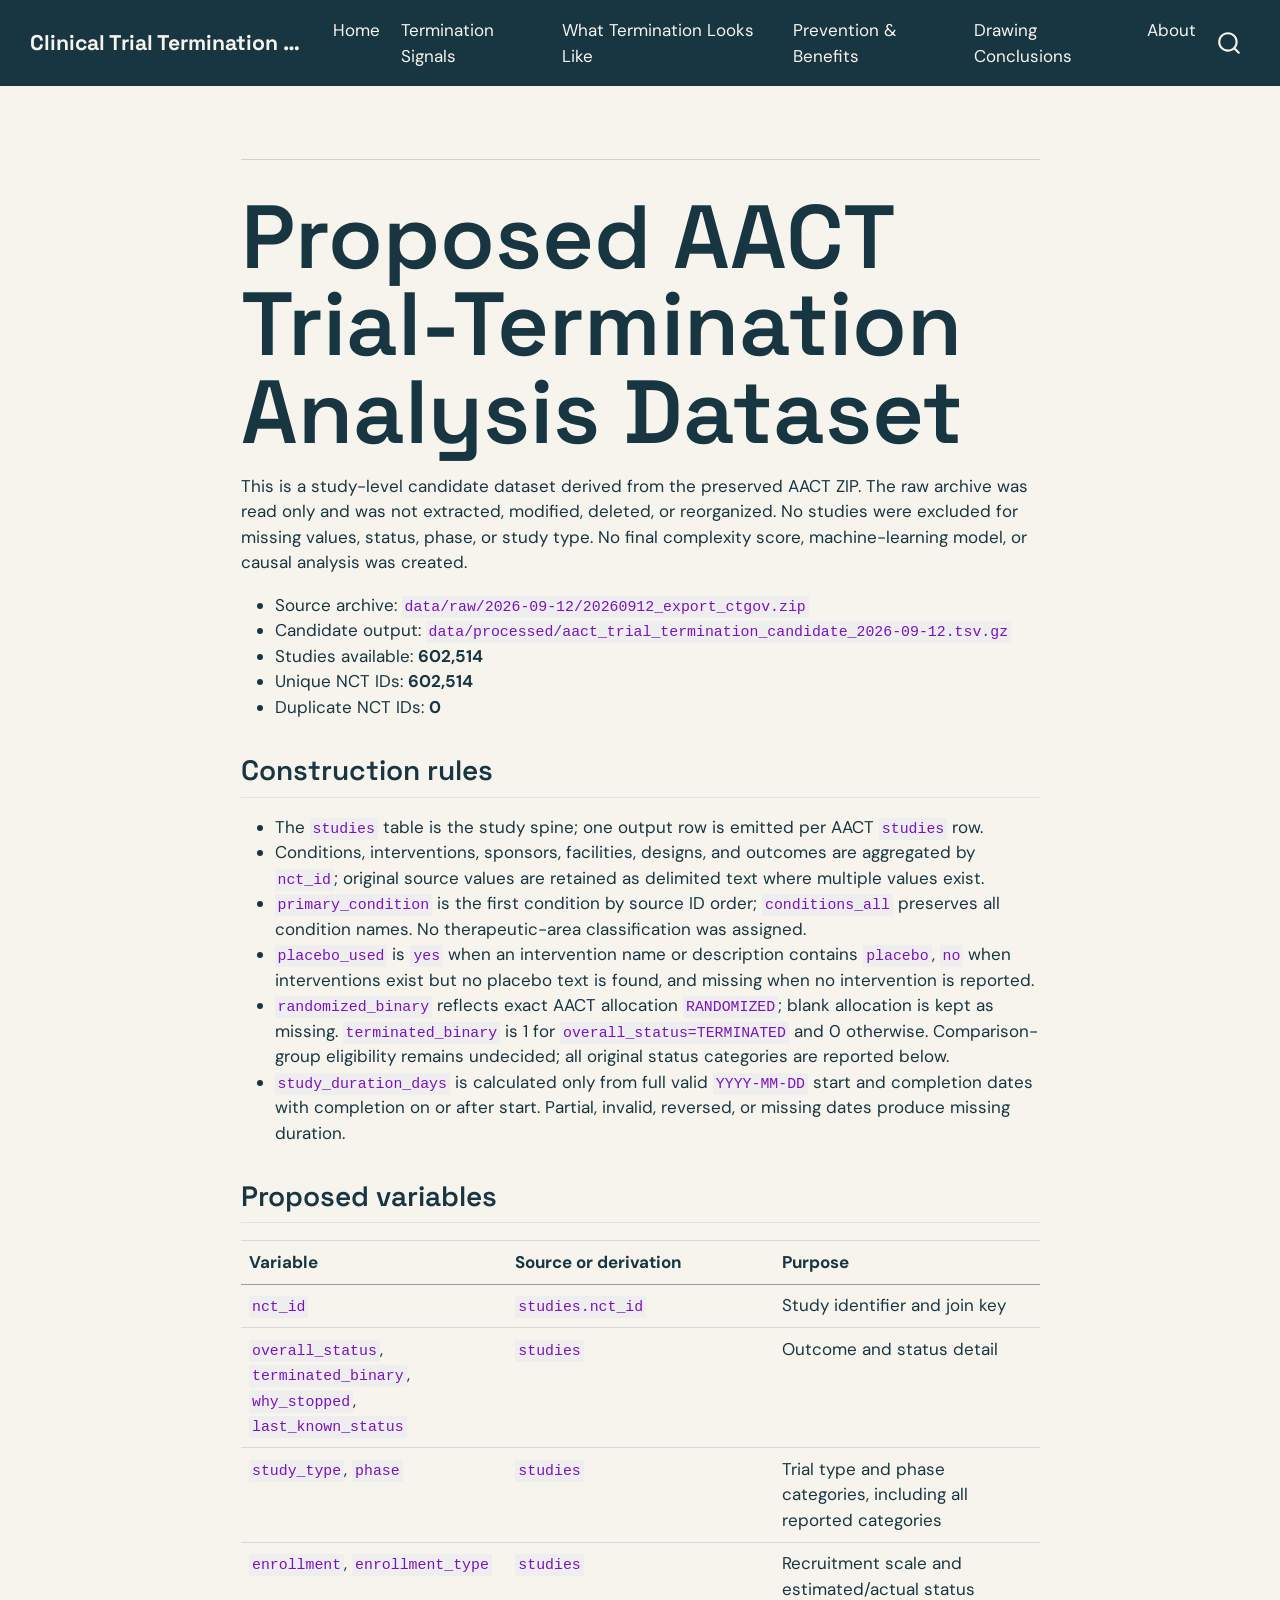
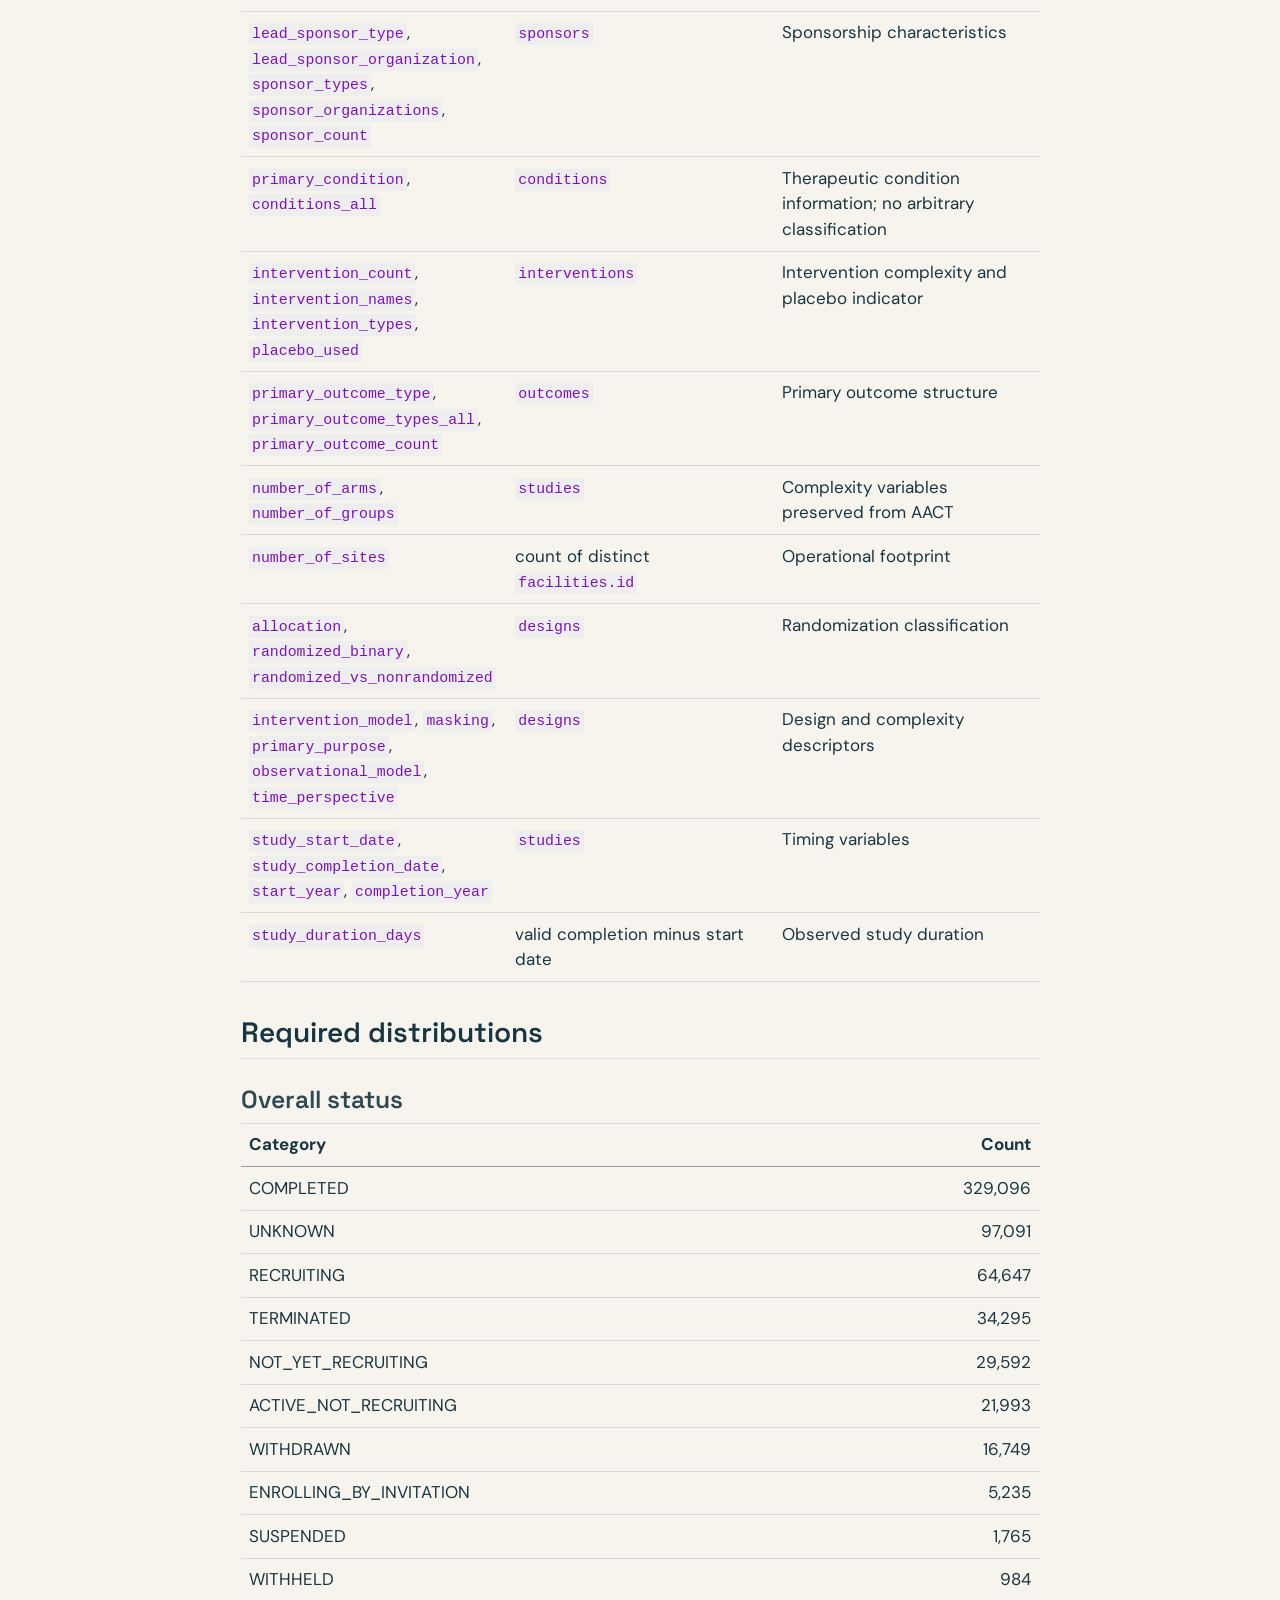
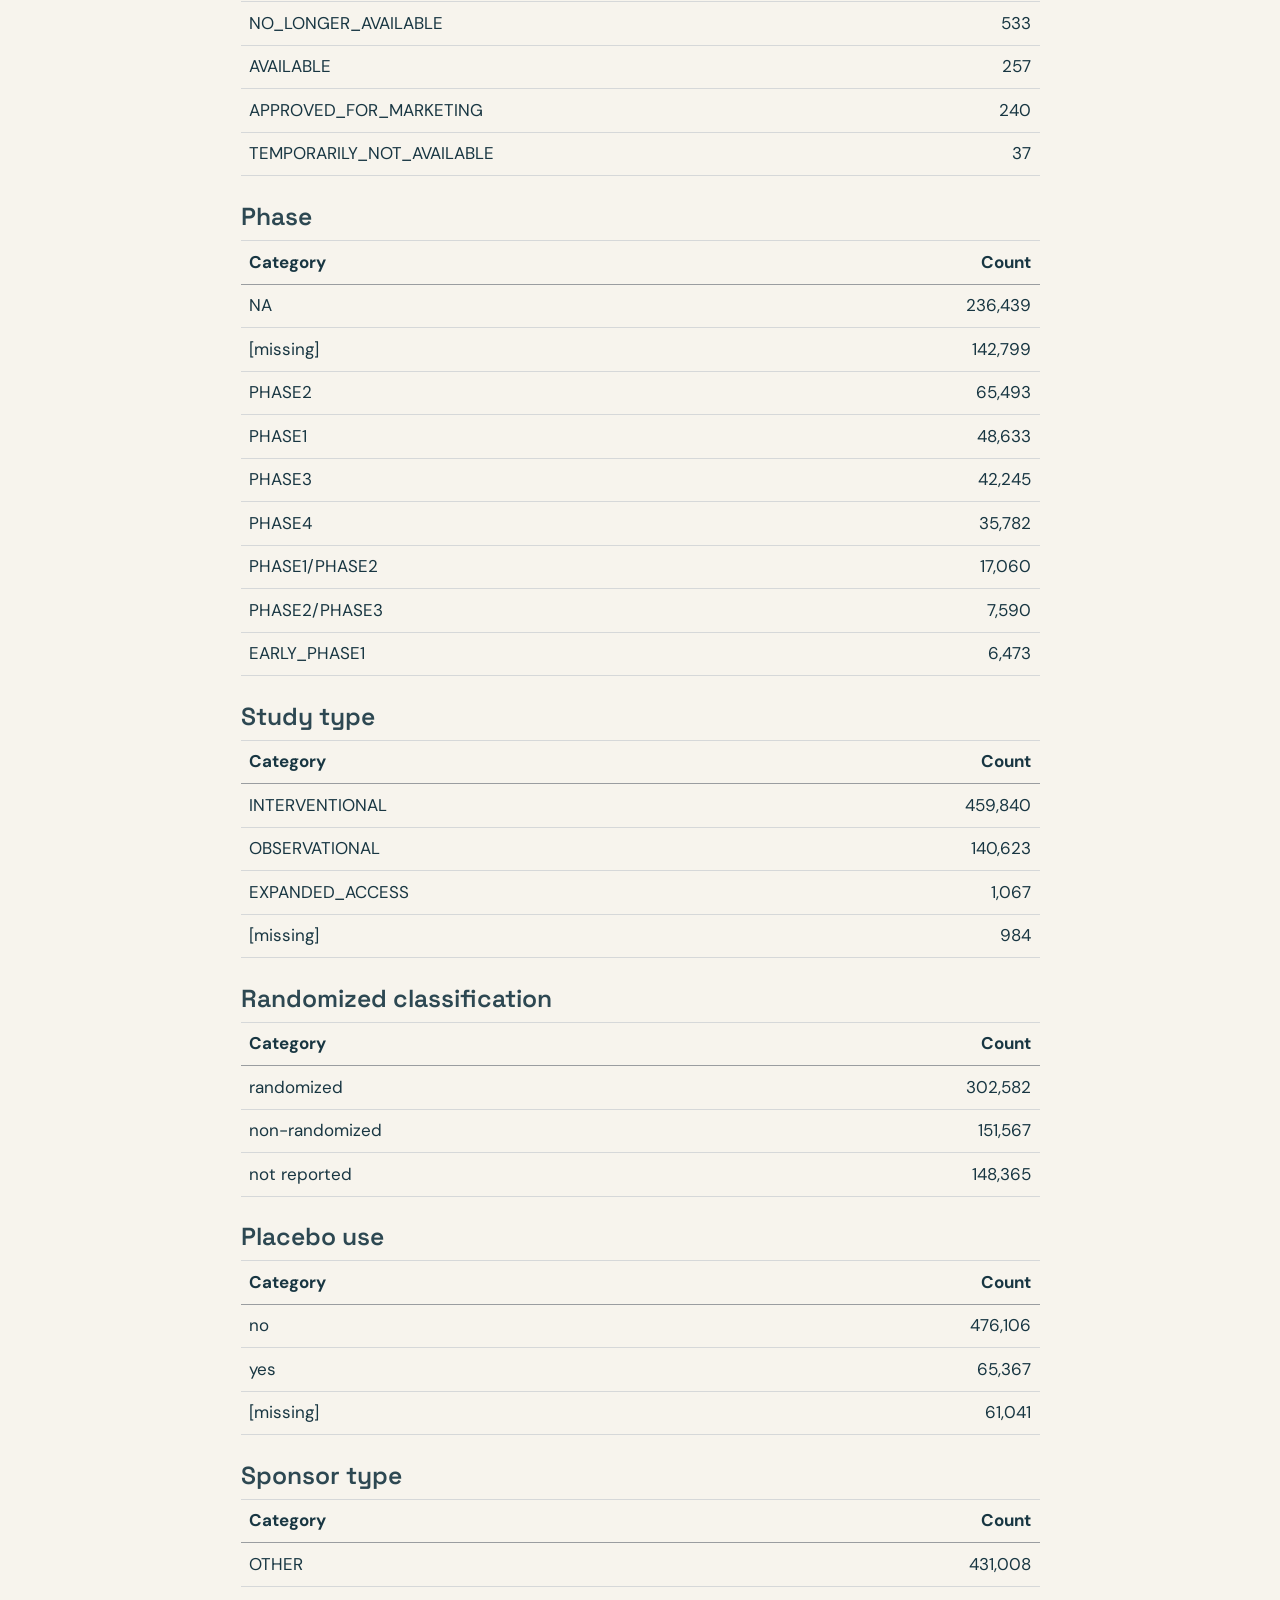
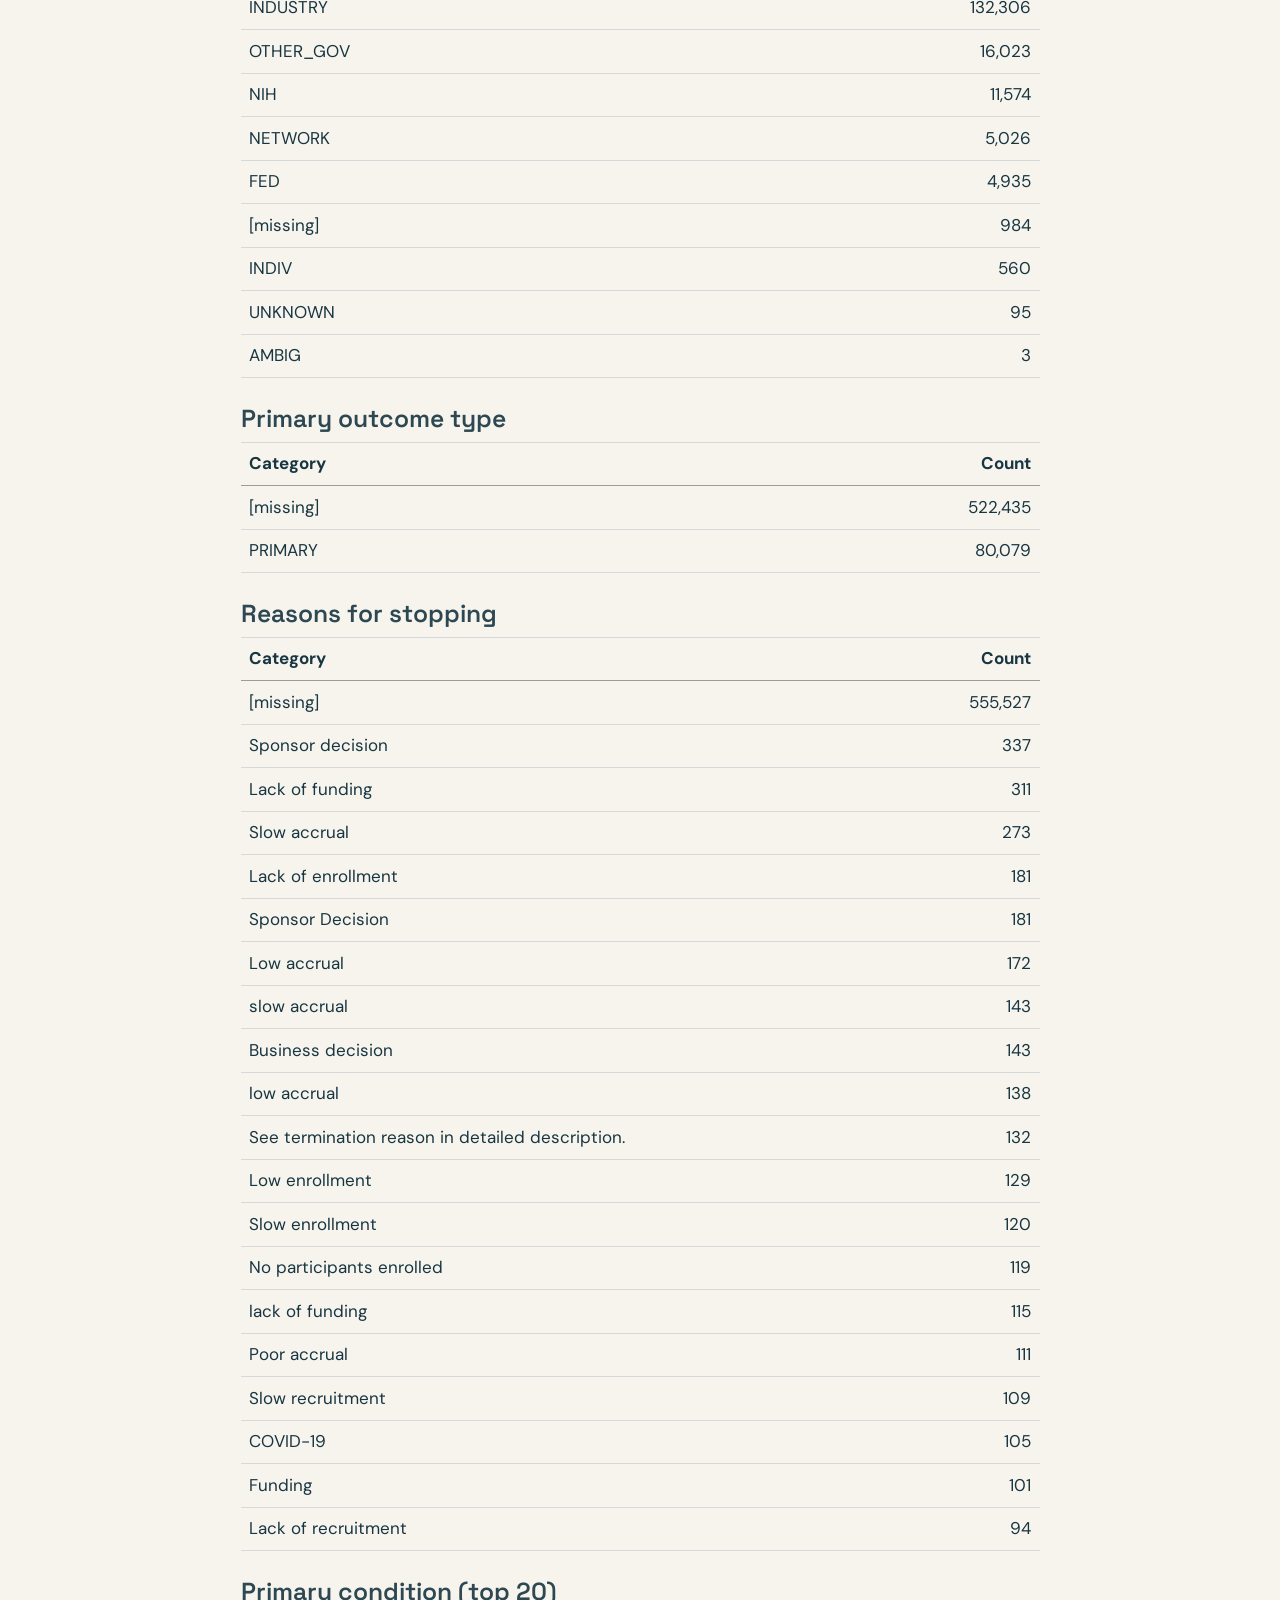
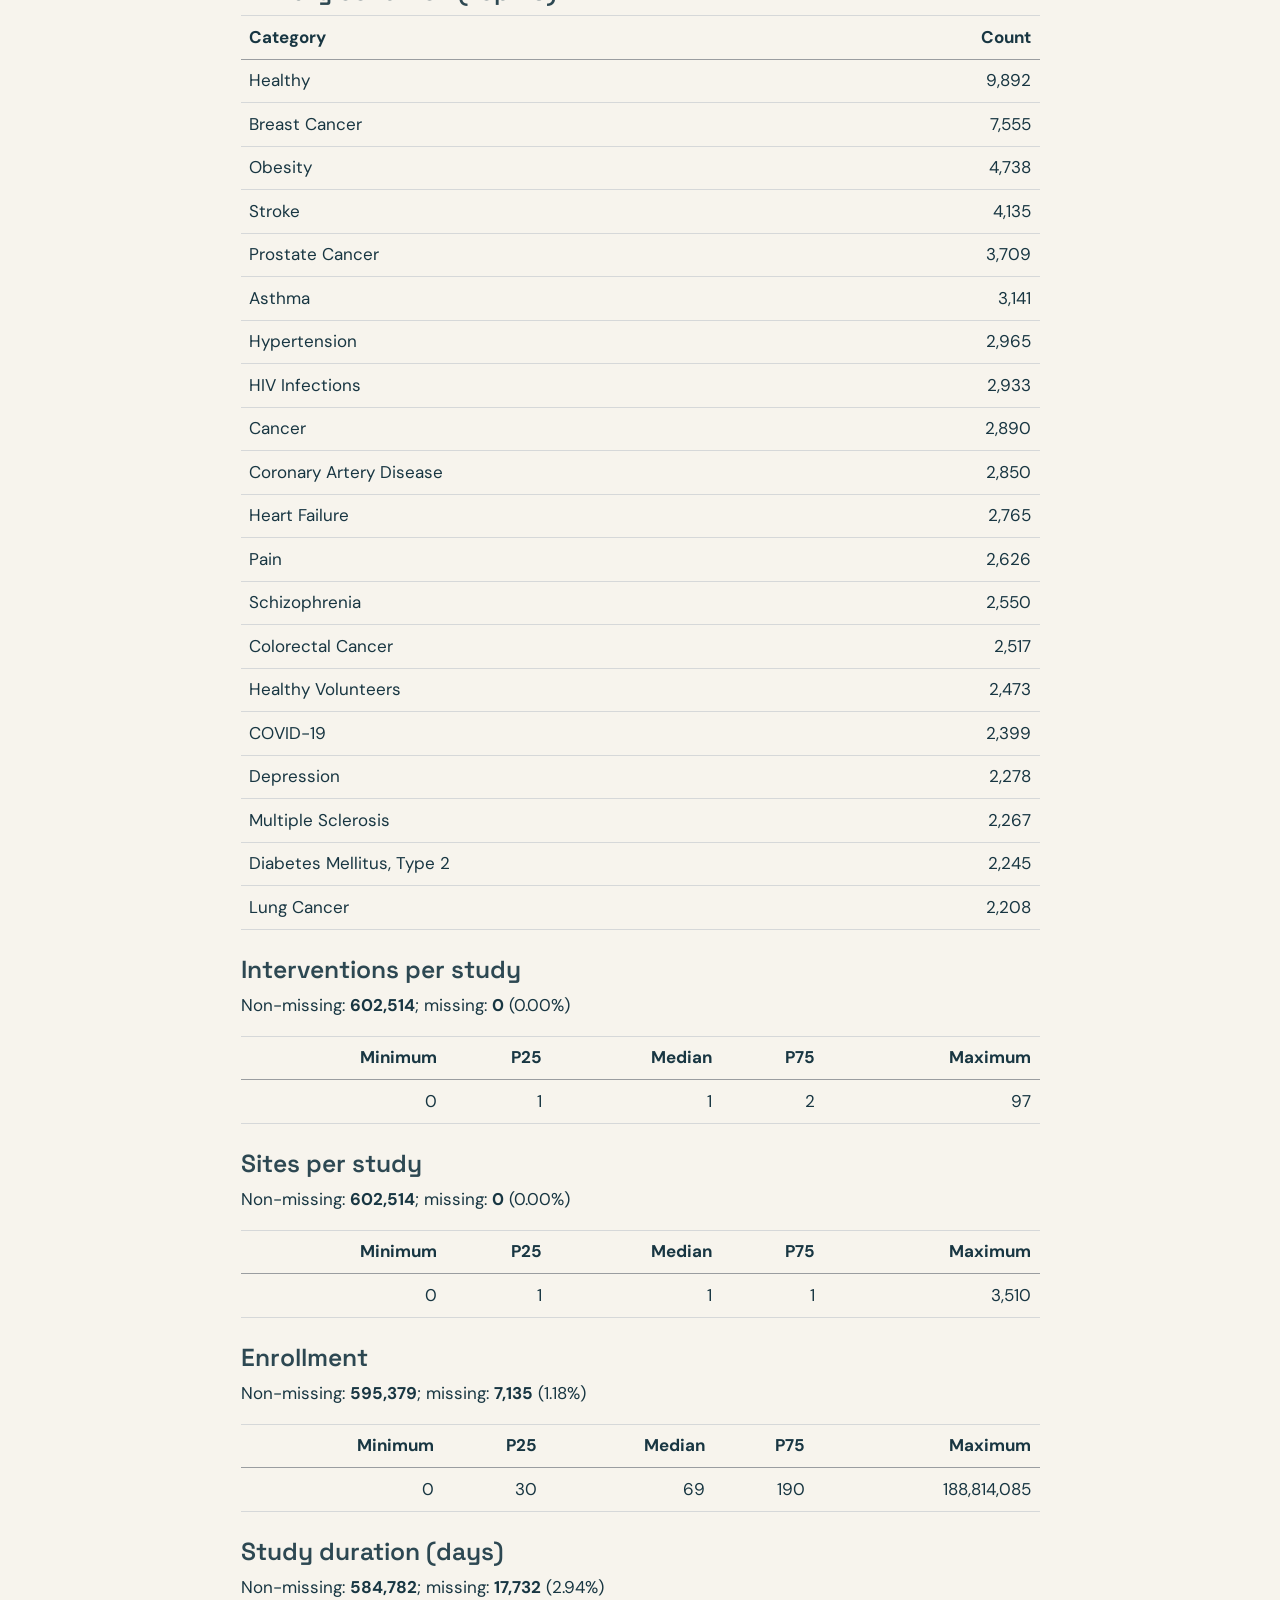
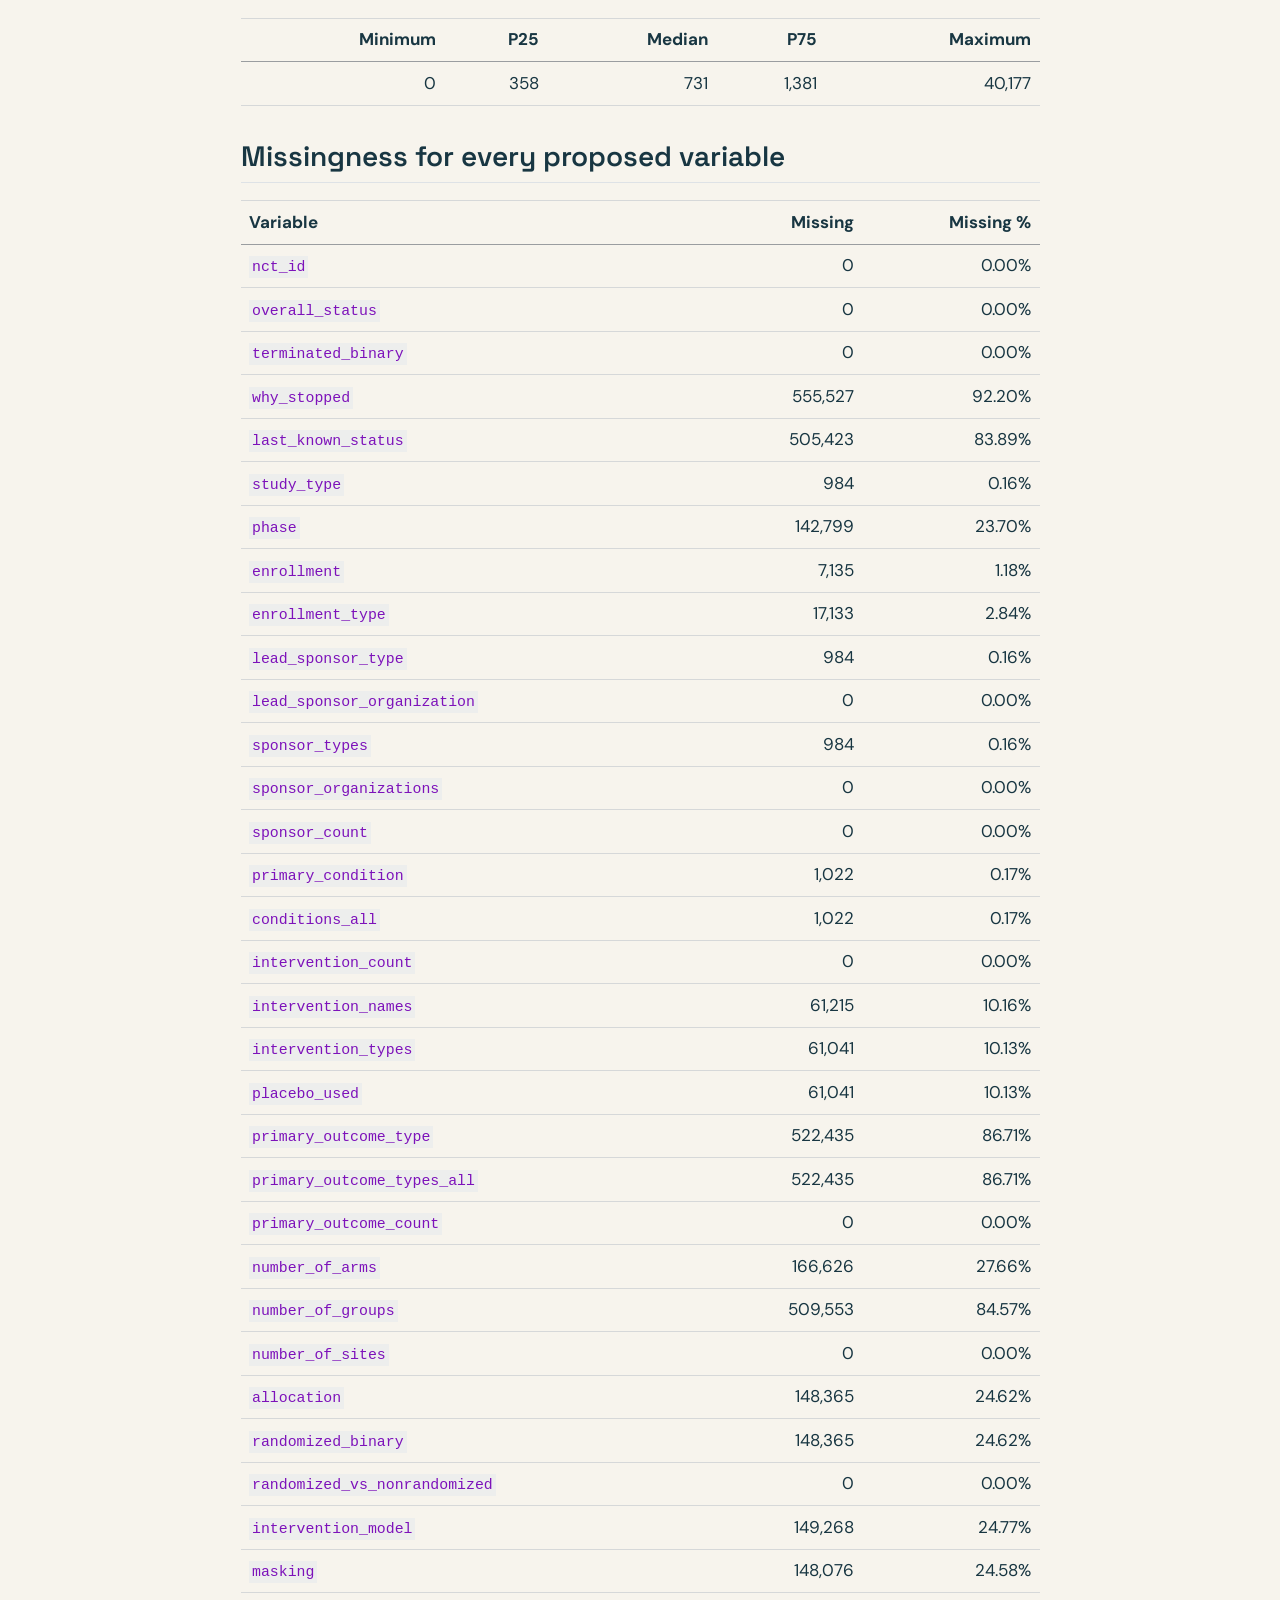
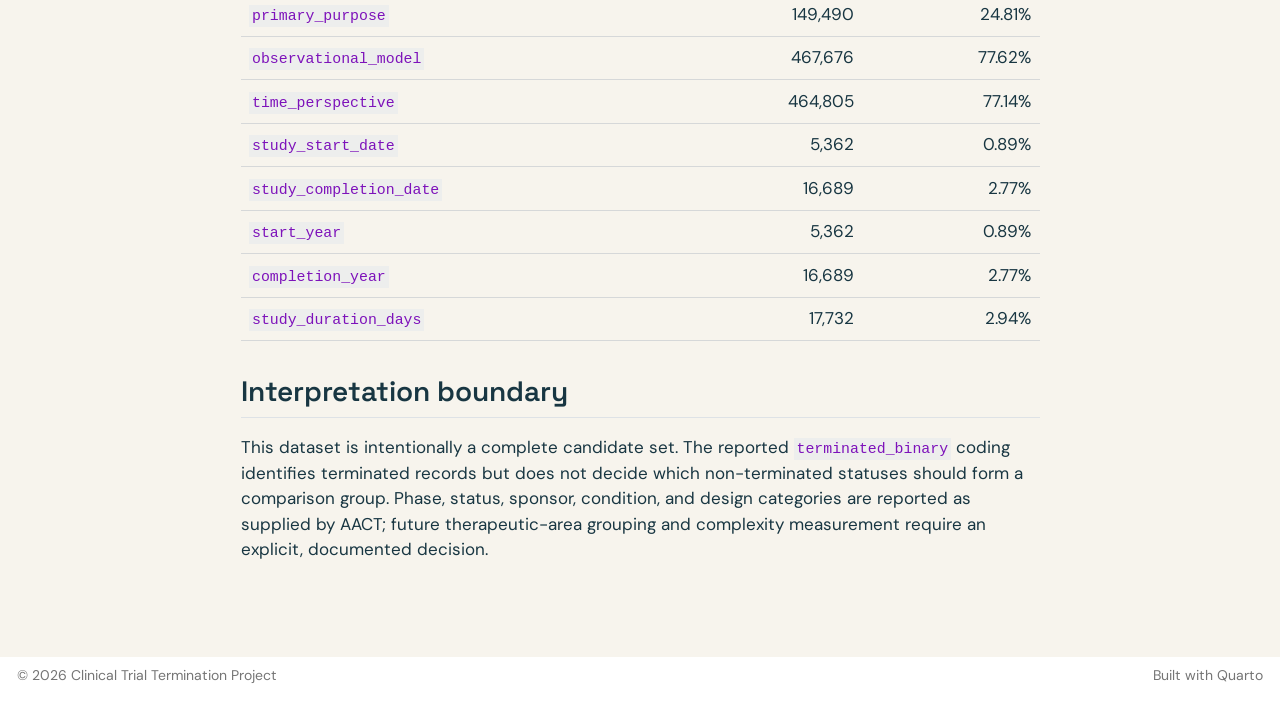
<file: data/processed/aact_trial_termination_candidate_2026-09-12_report.html>
<!DOCTYPE html>
<html xmlns="http://www.w3.org/1999/xhtml" lang="en" xml:lang="en"><head>

<meta charset="utf-8">
<meta name="generator" content="quarto-1.10.18">

<meta name="viewport" content="width=device-width, initial-scale=1.0, user-scalable=yes">


<title>aact_trial_termination_candidate_2026-09-12_report – Clinical Trial Termination Risk</title>
<style>
/* Default styles provided by pandoc.
** See https://pandoc.org/MANUAL.html#variables-for-html for config info.
*/
span.smallcaps{font-variant: small-caps;}
div.columns{display: flex; gap: 1.5em;}
div.column{flex: auto;}
@media screen {
div.columns{gap: min(4vw, 1.5em);}
div.column{overflow-x: auto;}
}
div.hanging-indent{margin-left: 1.5em; text-indent: -1.5em;}
ul.task-list{list-style: none;}
ul.task-list li input[type="checkbox"] {
  width: 0.8em;
  margin: 0 0.8em 0.2em -1em; /* quarto-specific, see https://github.com/quarto-dev/quarto-cli/issues/4556 */ 
  vertical-align: middle;
}
</style>


<script src="../../site_libs/quarto-nav/quarto-nav.js"></script>
<script src="../../site_libs/quarto-nav/headroom.min.js"></script>
<script src="../../site_libs/clipboard/clipboard.min.js"></script>
<script src="../../site_libs/quarto-search/autocomplete.umd.js"></script>
<script src="../../site_libs/quarto-search/fuse.min.js"></script>
<script src="../../site_libs/quarto-search/quarto-search.js"></script>
<meta name="quarto:offset" content="../../">
<script src="../../site_libs/quarto-html/quarto.js" type="module"></script>
<script src="../../site_libs/quarto-html/tabsets/tabsets.js" type="module"></script>
<script src="../../site_libs/quarto-html/popper.min.js"></script>
<script src="../../site_libs/quarto-html/tippy.umd.min.js"></script>
<script src="../../site_libs/quarto-html/anchor.min.js"></script>
<link href="../../site_libs/quarto-html/tippy.css" rel="stylesheet">
<link href="../../site_libs/quarto-html/quarto-syntax-highlighting-64a204ab8560d761af7679ceaba22944.css" rel="stylesheet" id="quarto-text-highlighting-styles">
<script src="../../site_libs/bootstrap/bootstrap.min.js"></script>
<link href="../../site_libs/bootstrap/bootstrap-icons.css" rel="stylesheet">
<link href="../../site_libs/bootstrap/bootstrap-d9469d63eae83ba9b64738b461e3c39b.min.css" rel="stylesheet" append-hash="true" id="quarto-bootstrap" data-mode="light">
<script id="quarto-search-options" type="application/json">{
  "location": "navbar",
  "copy-button": false,
  "collapse-after": 3,
  "panel-placement": "end",
  "type": "overlay",
  "limit": 50,
  "keyboard-shortcut": [
    "f",
    "/",
    "s"
  ],
  "show-item-context": false,
  "language": {
    "search-no-results-text": "No results",
    "search-matching-documents-text": "matching documents",
    "search-copy-link-title": "Copy link to search",
    "search-hide-matches-text": "Hide additional matches",
    "search-more-match-text": "more match in this document",
    "search-more-matches-text": "more matches in this document",
    "search-clear-button-title": "Clear",
    "search-text-placeholder": "",
    "search-detached-cancel-button-title": "Cancel",
    "search-submit-button-title": "Submit",
    "search-label": "Search"
  }
}</script>
<style>html{ scroll-behavior: smooth; }</style>


<link rel="stylesheet" href="../../styles.css">
</head>

<body class="nav-fixed fullcontent quarto-light">

<div id="quarto-search-results"></div>
  <header id="quarto-header" class="headroom fixed-top">
    <nav class="navbar navbar-expand-lg " data-bs-theme="dark">
      <div class="navbar-container container-fluid">
      <div class="navbar-brand-container mx-auto">
    <a class="navbar-brand" href="../../index.html">
    <span class="navbar-title">Clinical Trial Termination Risk</span>
    </a>
  </div>
            <div id="quarto-search" class="" title="Search"></div>
          <button class="navbar-toggler" type="button" data-bs-toggle="collapse" data-bs-target="#navbarCollapse" aria-controls="navbarCollapse" role="menu" aria-expanded="false" aria-label="Toggle navigation" onclick="if (window.quartoToggleHeadroom) { window.quartoToggleHeadroom(); }">
  <span class="navbar-toggler-icon"></span>
</button>
          <div class="collapse navbar-collapse" id="navbarCollapse">
            <ul class="navbar-nav navbar-nav-scroll me-auto">
  <li class="nav-item">
    <a class="nav-link" href="../../index.html"> 
<span class="menu-text">Home</span></a>
  </li>  
  <li class="nav-item">
    <a class="nav-link" href="../../termination-signals.html"> 
<span class="menu-text">Termination Signals</span></a>
  </li>  
  <li class="nav-item">
    <a class="nav-link" href="../../trial-termination.html"> 
<span class="menu-text">What Termination Looks Like</span></a>
  </li>  
  <li class="nav-item">
    <a class="nav-link" href="../../prevention.html"> 
<span class="menu-text">Prevention &amp; Benefits</span></a>
  </li>  
  <li class="nav-item">
    <a class="nav-link" href="../../data-methods.html"> 
<span class="menu-text">Drawing Conclusions</span></a>
  </li>  
  <li class="nav-item">
    <a class="nav-link" href="../../about.html"> 
<span class="menu-text">About</span></a>
  </li>  
</ul>
          </div> <!-- /navcollapse -->
            <div class="quarto-navbar-tools">
</div>
      </div> <!-- /container-fluid -->
    </nav>
</header>
<!-- content -->
<div id="quarto-content" class="quarto-container page-columns page-rows-contents page-layout-article page-navbar">
<!-- sidebar -->
<!-- margin-sidebar -->
    
<!-- main -->
<main class="content" id="quarto-document-content"><header id="title-block-header" class="quarto-title-block"></header>




<section id="proposed-aact-trial-termination-analysis-dataset" class="level1">
<h1>Proposed AACT Trial-Termination Analysis Dataset</h1>
<p>This is a study-level candidate dataset derived from the preserved AACT ZIP. The raw archive was read only and was not extracted, modified, deleted, or reorganized. No studies were excluded for missing values, status, phase, or study type. No final complexity score, machine-learning model, or causal analysis was created.</p>
<ul>
<li>Source archive: <code>data/raw/2026-09-12/20260912_export_ctgov.zip</code></li>
<li>Candidate output: <code>data/processed/aact_trial_termination_candidate_2026-09-12.tsv.gz</code></li>
<li>Studies available: <strong>602,514</strong></li>
<li>Unique NCT IDs: <strong>602,514</strong></li>
<li>Duplicate NCT IDs: <strong>0</strong></li>
</ul>
<section id="construction-rules" class="level2">
<h2 class="anchored" data-anchor-id="construction-rules">Construction rules</h2>
<ul>
<li>The <code>studies</code> table is the study spine; one output row is emitted per AACT <code>studies</code> row.</li>
<li>Conditions, interventions, sponsors, facilities, designs, and outcomes are aggregated by <code>nct_id</code>; original source values are retained as delimited text where multiple values exist.</li>
<li><code>primary_condition</code> is the first condition by source ID order; <code>conditions_all</code> preserves all condition names. No therapeutic-area classification was assigned.</li>
<li><code>placebo_used</code> is <code>yes</code> when an intervention name or description contains <code>placebo</code>, <code>no</code> when interventions exist but no placebo text is found, and missing when no intervention is reported.</li>
<li><code>randomized_binary</code> reflects exact AACT allocation <code>RANDOMIZED</code>; blank allocation is kept as missing. <code>terminated_binary</code> is 1 for <code>overall_status=TERMINATED</code> and 0 otherwise. Comparison-group eligibility remains undecided; all original status categories are reported below.</li>
<li><code>study_duration_days</code> is calculated only from full valid <code>YYYY-MM-DD</code> start and completion dates with completion on or after start. Partial, invalid, reversed, or missing dates produce missing duration.</li>
</ul>
</section>
<section id="proposed-variables" class="level2">
<h2 class="anchored" data-anchor-id="proposed-variables">Proposed variables</h2>
<table class="caption-top table">
<colgroup>
<col style="width: 33%">
<col style="width: 33%">
<col style="width: 33%">
</colgroup>
<thead>
<tr class="header">
<th>Variable</th>
<th>Source or derivation</th>
<th>Purpose</th>
</tr>
</thead>
<tbody>
<tr class="odd">
<td><code>nct_id</code></td>
<td><code>studies.nct_id</code></td>
<td>Study identifier and join key</td>
</tr>
<tr class="even">
<td><code>overall_status</code>, <code>terminated_binary</code>, <code>why_stopped</code>, <code>last_known_status</code></td>
<td><code>studies</code></td>
<td>Outcome and status detail</td>
</tr>
<tr class="odd">
<td><code>study_type</code>, <code>phase</code></td>
<td><code>studies</code></td>
<td>Trial type and phase categories, including all reported categories</td>
</tr>
<tr class="even">
<td><code>enrollment</code>, <code>enrollment_type</code></td>
<td><code>studies</code></td>
<td>Recruitment scale and estimated/actual status</td>
</tr>
<tr class="odd">
<td><code>lead_sponsor_type</code>, <code>lead_sponsor_organization</code>, <code>sponsor_types</code>, <code>sponsor_organizations</code>, <code>sponsor_count</code></td>
<td><code>sponsors</code></td>
<td>Sponsorship characteristics</td>
</tr>
<tr class="even">
<td><code>primary_condition</code>, <code>conditions_all</code></td>
<td><code>conditions</code></td>
<td>Therapeutic condition information; no arbitrary classification</td>
</tr>
<tr class="odd">
<td><code>intervention_count</code>, <code>intervention_names</code>, <code>intervention_types</code>, <code>placebo_used</code></td>
<td><code>interventions</code></td>
<td>Intervention complexity and placebo indicator</td>
</tr>
<tr class="even">
<td><code>primary_outcome_type</code>, <code>primary_outcome_types_all</code>, <code>primary_outcome_count</code></td>
<td><code>outcomes</code></td>
<td>Primary outcome structure</td>
</tr>
<tr class="odd">
<td><code>number_of_arms</code>, <code>number_of_groups</code></td>
<td><code>studies</code></td>
<td>Complexity variables preserved from AACT</td>
</tr>
<tr class="even">
<td><code>number_of_sites</code></td>
<td>count of distinct <code>facilities.id</code></td>
<td>Operational footprint</td>
</tr>
<tr class="odd">
<td><code>allocation</code>, <code>randomized_binary</code>, <code>randomized_vs_nonrandomized</code></td>
<td><code>designs</code></td>
<td>Randomization classification</td>
</tr>
<tr class="even">
<td><code>intervention_model</code>, <code>masking</code>, <code>primary_purpose</code>, <code>observational_model</code>, <code>time_perspective</code></td>
<td><code>designs</code></td>
<td>Design and complexity descriptors</td>
</tr>
<tr class="odd">
<td><code>study_start_date</code>, <code>study_completion_date</code>, <code>start_year</code>, <code>completion_year</code></td>
<td><code>studies</code></td>
<td>Timing variables</td>
</tr>
<tr class="even">
<td><code>study_duration_days</code></td>
<td>valid completion minus start date</td>
<td>Observed study duration</td>
</tr>
</tbody>
</table>
</section>
<section id="required-distributions" class="level2">
<h2 class="anchored" data-anchor-id="required-distributions">Required distributions</h2>
<section id="overall-status" class="level3">
<h3 class="anchored" data-anchor-id="overall-status">Overall status</h3>
<table class="caption-top table">
<thead>
<tr class="header">
<th>Category</th>
<th style="text-align: right;">Count</th>
</tr>
</thead>
<tbody>
<tr class="odd">
<td>COMPLETED</td>
<td style="text-align: right;">329,096</td>
</tr>
<tr class="even">
<td>UNKNOWN</td>
<td style="text-align: right;">97,091</td>
</tr>
<tr class="odd">
<td>RECRUITING</td>
<td style="text-align: right;">64,647</td>
</tr>
<tr class="even">
<td>TERMINATED</td>
<td style="text-align: right;">34,295</td>
</tr>
<tr class="odd">
<td>NOT_YET_RECRUITING</td>
<td style="text-align: right;">29,592</td>
</tr>
<tr class="even">
<td>ACTIVE_NOT_RECRUITING</td>
<td style="text-align: right;">21,993</td>
</tr>
<tr class="odd">
<td>WITHDRAWN</td>
<td style="text-align: right;">16,749</td>
</tr>
<tr class="even">
<td>ENROLLING_BY_INVITATION</td>
<td style="text-align: right;">5,235</td>
</tr>
<tr class="odd">
<td>SUSPENDED</td>
<td style="text-align: right;">1,765</td>
</tr>
<tr class="even">
<td>WITHHELD</td>
<td style="text-align: right;">984</td>
</tr>
<tr class="odd">
<td>NO_LONGER_AVAILABLE</td>
<td style="text-align: right;">533</td>
</tr>
<tr class="even">
<td>AVAILABLE</td>
<td style="text-align: right;">257</td>
</tr>
<tr class="odd">
<td>APPROVED_FOR_MARKETING</td>
<td style="text-align: right;">240</td>
</tr>
<tr class="even">
<td>TEMPORARILY_NOT_AVAILABLE</td>
<td style="text-align: right;">37</td>
</tr>
</tbody>
</table>
</section>
<section id="phase" class="level3">
<h3 class="anchored" data-anchor-id="phase">Phase</h3>
<table class="caption-top table">
<thead>
<tr class="header">
<th>Category</th>
<th style="text-align: right;">Count</th>
</tr>
</thead>
<tbody>
<tr class="odd">
<td>NA</td>
<td style="text-align: right;">236,439</td>
</tr>
<tr class="even">
<td>[missing]</td>
<td style="text-align: right;">142,799</td>
</tr>
<tr class="odd">
<td>PHASE2</td>
<td style="text-align: right;">65,493</td>
</tr>
<tr class="even">
<td>PHASE1</td>
<td style="text-align: right;">48,633</td>
</tr>
<tr class="odd">
<td>PHASE3</td>
<td style="text-align: right;">42,245</td>
</tr>
<tr class="even">
<td>PHASE4</td>
<td style="text-align: right;">35,782</td>
</tr>
<tr class="odd">
<td>PHASE1/PHASE2</td>
<td style="text-align: right;">17,060</td>
</tr>
<tr class="even">
<td>PHASE2/PHASE3</td>
<td style="text-align: right;">7,590</td>
</tr>
<tr class="odd">
<td>EARLY_PHASE1</td>
<td style="text-align: right;">6,473</td>
</tr>
</tbody>
</table>
</section>
<section id="study-type" class="level3">
<h3 class="anchored" data-anchor-id="study-type">Study type</h3>
<table class="caption-top table">
<thead>
<tr class="header">
<th>Category</th>
<th style="text-align: right;">Count</th>
</tr>
</thead>
<tbody>
<tr class="odd">
<td>INTERVENTIONAL</td>
<td style="text-align: right;">459,840</td>
</tr>
<tr class="even">
<td>OBSERVATIONAL</td>
<td style="text-align: right;">140,623</td>
</tr>
<tr class="odd">
<td>EXPANDED_ACCESS</td>
<td style="text-align: right;">1,067</td>
</tr>
<tr class="even">
<td>[missing]</td>
<td style="text-align: right;">984</td>
</tr>
</tbody>
</table>
</section>
<section id="randomized-classification" class="level3">
<h3 class="anchored" data-anchor-id="randomized-classification">Randomized classification</h3>
<table class="caption-top table">
<thead>
<tr class="header">
<th>Category</th>
<th style="text-align: right;">Count</th>
</tr>
</thead>
<tbody>
<tr class="odd">
<td>randomized</td>
<td style="text-align: right;">302,582</td>
</tr>
<tr class="even">
<td>non-randomized</td>
<td style="text-align: right;">151,567</td>
</tr>
<tr class="odd">
<td>not reported</td>
<td style="text-align: right;">148,365</td>
</tr>
</tbody>
</table>
</section>
<section id="placebo-use" class="level3">
<h3 class="anchored" data-anchor-id="placebo-use">Placebo use</h3>
<table class="caption-top table">
<thead>
<tr class="header">
<th>Category</th>
<th style="text-align: right;">Count</th>
</tr>
</thead>
<tbody>
<tr class="odd">
<td>no</td>
<td style="text-align: right;">476,106</td>
</tr>
<tr class="even">
<td>yes</td>
<td style="text-align: right;">65,367</td>
</tr>
<tr class="odd">
<td>[missing]</td>
<td style="text-align: right;">61,041</td>
</tr>
</tbody>
</table>
</section>
<section id="sponsor-type" class="level3">
<h3 class="anchored" data-anchor-id="sponsor-type">Sponsor type</h3>
<table class="caption-top table">
<thead>
<tr class="header">
<th>Category</th>
<th style="text-align: right;">Count</th>
</tr>
</thead>
<tbody>
<tr class="odd">
<td>OTHER</td>
<td style="text-align: right;">431,008</td>
</tr>
<tr class="even">
<td>INDUSTRY</td>
<td style="text-align: right;">132,306</td>
</tr>
<tr class="odd">
<td>OTHER_GOV</td>
<td style="text-align: right;">16,023</td>
</tr>
<tr class="even">
<td>NIH</td>
<td style="text-align: right;">11,574</td>
</tr>
<tr class="odd">
<td>NETWORK</td>
<td style="text-align: right;">5,026</td>
</tr>
<tr class="even">
<td>FED</td>
<td style="text-align: right;">4,935</td>
</tr>
<tr class="odd">
<td>[missing]</td>
<td style="text-align: right;">984</td>
</tr>
<tr class="even">
<td>INDIV</td>
<td style="text-align: right;">560</td>
</tr>
<tr class="odd">
<td>UNKNOWN</td>
<td style="text-align: right;">95</td>
</tr>
<tr class="even">
<td>AMBIG</td>
<td style="text-align: right;">3</td>
</tr>
</tbody>
</table>
</section>
<section id="primary-outcome-type" class="level3">
<h3 class="anchored" data-anchor-id="primary-outcome-type">Primary outcome type</h3>
<table class="caption-top table">
<thead>
<tr class="header">
<th>Category</th>
<th style="text-align: right;">Count</th>
</tr>
</thead>
<tbody>
<tr class="odd">
<td>[missing]</td>
<td style="text-align: right;">522,435</td>
</tr>
<tr class="even">
<td>PRIMARY</td>
<td style="text-align: right;">80,079</td>
</tr>
</tbody>
</table>
</section>
<section id="reasons-for-stopping" class="level3">
<h3 class="anchored" data-anchor-id="reasons-for-stopping">Reasons for stopping</h3>
<table class="caption-top table">
<thead>
<tr class="header">
<th>Category</th>
<th style="text-align: right;">Count</th>
</tr>
</thead>
<tbody>
<tr class="odd">
<td>[missing]</td>
<td style="text-align: right;">555,527</td>
</tr>
<tr class="even">
<td>Sponsor decision</td>
<td style="text-align: right;">337</td>
</tr>
<tr class="odd">
<td>Lack of funding</td>
<td style="text-align: right;">311</td>
</tr>
<tr class="even">
<td>Slow accrual</td>
<td style="text-align: right;">273</td>
</tr>
<tr class="odd">
<td>Lack of enrollment</td>
<td style="text-align: right;">181</td>
</tr>
<tr class="even">
<td>Sponsor Decision</td>
<td style="text-align: right;">181</td>
</tr>
<tr class="odd">
<td>Low accrual</td>
<td style="text-align: right;">172</td>
</tr>
<tr class="even">
<td>slow accrual</td>
<td style="text-align: right;">143</td>
</tr>
<tr class="odd">
<td>Business decision</td>
<td style="text-align: right;">143</td>
</tr>
<tr class="even">
<td>low accrual</td>
<td style="text-align: right;">138</td>
</tr>
<tr class="odd">
<td>See termination reason in detailed description.</td>
<td style="text-align: right;">132</td>
</tr>
<tr class="even">
<td>Low enrollment</td>
<td style="text-align: right;">129</td>
</tr>
<tr class="odd">
<td>Slow enrollment</td>
<td style="text-align: right;">120</td>
</tr>
<tr class="even">
<td>No participants enrolled</td>
<td style="text-align: right;">119</td>
</tr>
<tr class="odd">
<td>lack of funding</td>
<td style="text-align: right;">115</td>
</tr>
<tr class="even">
<td>Poor accrual</td>
<td style="text-align: right;">111</td>
</tr>
<tr class="odd">
<td>Slow recruitment</td>
<td style="text-align: right;">109</td>
</tr>
<tr class="even">
<td>COVID-19</td>
<td style="text-align: right;">105</td>
</tr>
<tr class="odd">
<td>Funding</td>
<td style="text-align: right;">101</td>
</tr>
<tr class="even">
<td>Lack of recruitment</td>
<td style="text-align: right;">94</td>
</tr>
</tbody>
</table>
</section>
<section id="primary-condition-top-20" class="level3">
<h3 class="anchored" data-anchor-id="primary-condition-top-20">Primary condition (top 20)</h3>
<table class="caption-top table">
<thead>
<tr class="header">
<th>Category</th>
<th style="text-align: right;">Count</th>
</tr>
</thead>
<tbody>
<tr class="odd">
<td>Healthy</td>
<td style="text-align: right;">9,892</td>
</tr>
<tr class="even">
<td>Breast Cancer</td>
<td style="text-align: right;">7,555</td>
</tr>
<tr class="odd">
<td>Obesity</td>
<td style="text-align: right;">4,738</td>
</tr>
<tr class="even">
<td>Stroke</td>
<td style="text-align: right;">4,135</td>
</tr>
<tr class="odd">
<td>Prostate Cancer</td>
<td style="text-align: right;">3,709</td>
</tr>
<tr class="even">
<td>Asthma</td>
<td style="text-align: right;">3,141</td>
</tr>
<tr class="odd">
<td>Hypertension</td>
<td style="text-align: right;">2,965</td>
</tr>
<tr class="even">
<td>HIV Infections</td>
<td style="text-align: right;">2,933</td>
</tr>
<tr class="odd">
<td>Cancer</td>
<td style="text-align: right;">2,890</td>
</tr>
<tr class="even">
<td>Coronary Artery Disease</td>
<td style="text-align: right;">2,850</td>
</tr>
<tr class="odd">
<td>Heart Failure</td>
<td style="text-align: right;">2,765</td>
</tr>
<tr class="even">
<td>Pain</td>
<td style="text-align: right;">2,626</td>
</tr>
<tr class="odd">
<td>Schizophrenia</td>
<td style="text-align: right;">2,550</td>
</tr>
<tr class="even">
<td>Colorectal Cancer</td>
<td style="text-align: right;">2,517</td>
</tr>
<tr class="odd">
<td>Healthy Volunteers</td>
<td style="text-align: right;">2,473</td>
</tr>
<tr class="even">
<td>COVID-19</td>
<td style="text-align: right;">2,399</td>
</tr>
<tr class="odd">
<td>Depression</td>
<td style="text-align: right;">2,278</td>
</tr>
<tr class="even">
<td>Multiple Sclerosis</td>
<td style="text-align: right;">2,267</td>
</tr>
<tr class="odd">
<td>Diabetes Mellitus, Type 2</td>
<td style="text-align: right;">2,245</td>
</tr>
<tr class="even">
<td>Lung Cancer</td>
<td style="text-align: right;">2,208</td>
</tr>
</tbody>
</table>
</section>
<section id="interventions-per-study" class="level3">
<h3 class="anchored" data-anchor-id="interventions-per-study">Interventions per study</h3>
<p>Non-missing: <strong>602,514</strong>; missing: <strong>0</strong> (0.00%)</p>
<table class="caption-top table">
<thead>
<tr class="header">
<th style="text-align: right;">Minimum</th>
<th style="text-align: right;">P25</th>
<th style="text-align: right;">Median</th>
<th style="text-align: right;">P75</th>
<th style="text-align: right;">Maximum</th>
</tr>
</thead>
<tbody>
<tr class="odd">
<td style="text-align: right;">0</td>
<td style="text-align: right;">1</td>
<td style="text-align: right;">1</td>
<td style="text-align: right;">2</td>
<td style="text-align: right;">97</td>
</tr>
</tbody>
</table>
</section>
<section id="sites-per-study" class="level3">
<h3 class="anchored" data-anchor-id="sites-per-study">Sites per study</h3>
<p>Non-missing: <strong>602,514</strong>; missing: <strong>0</strong> (0.00%)</p>
<table class="caption-top table">
<thead>
<tr class="header">
<th style="text-align: right;">Minimum</th>
<th style="text-align: right;">P25</th>
<th style="text-align: right;">Median</th>
<th style="text-align: right;">P75</th>
<th style="text-align: right;">Maximum</th>
</tr>
</thead>
<tbody>
<tr class="odd">
<td style="text-align: right;">0</td>
<td style="text-align: right;">1</td>
<td style="text-align: right;">1</td>
<td style="text-align: right;">1</td>
<td style="text-align: right;">3,510</td>
</tr>
</tbody>
</table>
</section>
<section id="enrollment" class="level3">
<h3 class="anchored" data-anchor-id="enrollment">Enrollment</h3>
<p>Non-missing: <strong>595,379</strong>; missing: <strong>7,135</strong> (1.18%)</p>
<table class="caption-top table">
<thead>
<tr class="header">
<th style="text-align: right;">Minimum</th>
<th style="text-align: right;">P25</th>
<th style="text-align: right;">Median</th>
<th style="text-align: right;">P75</th>
<th style="text-align: right;">Maximum</th>
</tr>
</thead>
<tbody>
<tr class="odd">
<td style="text-align: right;">0</td>
<td style="text-align: right;">30</td>
<td style="text-align: right;">69</td>
<td style="text-align: right;">190</td>
<td style="text-align: right;">188,814,085</td>
</tr>
</tbody>
</table>
</section>
<section id="study-duration-days" class="level3">
<h3 class="anchored" data-anchor-id="study-duration-days">Study duration (days)</h3>
<p>Non-missing: <strong>584,782</strong>; missing: <strong>17,732</strong> (2.94%)</p>
<table class="caption-top table">
<thead>
<tr class="header">
<th style="text-align: right;">Minimum</th>
<th style="text-align: right;">P25</th>
<th style="text-align: right;">Median</th>
<th style="text-align: right;">P75</th>
<th style="text-align: right;">Maximum</th>
</tr>
</thead>
<tbody>
<tr class="odd">
<td style="text-align: right;">0</td>
<td style="text-align: right;">358</td>
<td style="text-align: right;">731</td>
<td style="text-align: right;">1,381</td>
<td style="text-align: right;">40,177</td>
</tr>
</tbody>
</table>
</section>
</section>
<section id="missingness-for-every-proposed-variable" class="level2">
<h2 class="anchored" data-anchor-id="missingness-for-every-proposed-variable">Missingness for every proposed variable</h2>
<table class="caption-top table">
<thead>
<tr class="header">
<th>Variable</th>
<th style="text-align: right;">Missing</th>
<th style="text-align: right;">Missing %</th>
</tr>
</thead>
<tbody>
<tr class="odd">
<td><code>nct_id</code></td>
<td style="text-align: right;">0</td>
<td style="text-align: right;">0.00%</td>
</tr>
<tr class="even">
<td><code>overall_status</code></td>
<td style="text-align: right;">0</td>
<td style="text-align: right;">0.00%</td>
</tr>
<tr class="odd">
<td><code>terminated_binary</code></td>
<td style="text-align: right;">0</td>
<td style="text-align: right;">0.00%</td>
</tr>
<tr class="even">
<td><code>why_stopped</code></td>
<td style="text-align: right;">555,527</td>
<td style="text-align: right;">92.20%</td>
</tr>
<tr class="odd">
<td><code>last_known_status</code></td>
<td style="text-align: right;">505,423</td>
<td style="text-align: right;">83.89%</td>
</tr>
<tr class="even">
<td><code>study_type</code></td>
<td style="text-align: right;">984</td>
<td style="text-align: right;">0.16%</td>
</tr>
<tr class="odd">
<td><code>phase</code></td>
<td style="text-align: right;">142,799</td>
<td style="text-align: right;">23.70%</td>
</tr>
<tr class="even">
<td><code>enrollment</code></td>
<td style="text-align: right;">7,135</td>
<td style="text-align: right;">1.18%</td>
</tr>
<tr class="odd">
<td><code>enrollment_type</code></td>
<td style="text-align: right;">17,133</td>
<td style="text-align: right;">2.84%</td>
</tr>
<tr class="even">
<td><code>lead_sponsor_type</code></td>
<td style="text-align: right;">984</td>
<td style="text-align: right;">0.16%</td>
</tr>
<tr class="odd">
<td><code>lead_sponsor_organization</code></td>
<td style="text-align: right;">0</td>
<td style="text-align: right;">0.00%</td>
</tr>
<tr class="even">
<td><code>sponsor_types</code></td>
<td style="text-align: right;">984</td>
<td style="text-align: right;">0.16%</td>
</tr>
<tr class="odd">
<td><code>sponsor_organizations</code></td>
<td style="text-align: right;">0</td>
<td style="text-align: right;">0.00%</td>
</tr>
<tr class="even">
<td><code>sponsor_count</code></td>
<td style="text-align: right;">0</td>
<td style="text-align: right;">0.00%</td>
</tr>
<tr class="odd">
<td><code>primary_condition</code></td>
<td style="text-align: right;">1,022</td>
<td style="text-align: right;">0.17%</td>
</tr>
<tr class="even">
<td><code>conditions_all</code></td>
<td style="text-align: right;">1,022</td>
<td style="text-align: right;">0.17%</td>
</tr>
<tr class="odd">
<td><code>intervention_count</code></td>
<td style="text-align: right;">0</td>
<td style="text-align: right;">0.00%</td>
</tr>
<tr class="even">
<td><code>intervention_names</code></td>
<td style="text-align: right;">61,215</td>
<td style="text-align: right;">10.16%</td>
</tr>
<tr class="odd">
<td><code>intervention_types</code></td>
<td style="text-align: right;">61,041</td>
<td style="text-align: right;">10.13%</td>
</tr>
<tr class="even">
<td><code>placebo_used</code></td>
<td style="text-align: right;">61,041</td>
<td style="text-align: right;">10.13%</td>
</tr>
<tr class="odd">
<td><code>primary_outcome_type</code></td>
<td style="text-align: right;">522,435</td>
<td style="text-align: right;">86.71%</td>
</tr>
<tr class="even">
<td><code>primary_outcome_types_all</code></td>
<td style="text-align: right;">522,435</td>
<td style="text-align: right;">86.71%</td>
</tr>
<tr class="odd">
<td><code>primary_outcome_count</code></td>
<td style="text-align: right;">0</td>
<td style="text-align: right;">0.00%</td>
</tr>
<tr class="even">
<td><code>number_of_arms</code></td>
<td style="text-align: right;">166,626</td>
<td style="text-align: right;">27.66%</td>
</tr>
<tr class="odd">
<td><code>number_of_groups</code></td>
<td style="text-align: right;">509,553</td>
<td style="text-align: right;">84.57%</td>
</tr>
<tr class="even">
<td><code>number_of_sites</code></td>
<td style="text-align: right;">0</td>
<td style="text-align: right;">0.00%</td>
</tr>
<tr class="odd">
<td><code>allocation</code></td>
<td style="text-align: right;">148,365</td>
<td style="text-align: right;">24.62%</td>
</tr>
<tr class="even">
<td><code>randomized_binary</code></td>
<td style="text-align: right;">148,365</td>
<td style="text-align: right;">24.62%</td>
</tr>
<tr class="odd">
<td><code>randomized_vs_nonrandomized</code></td>
<td style="text-align: right;">0</td>
<td style="text-align: right;">0.00%</td>
</tr>
<tr class="even">
<td><code>intervention_model</code></td>
<td style="text-align: right;">149,268</td>
<td style="text-align: right;">24.77%</td>
</tr>
<tr class="odd">
<td><code>masking</code></td>
<td style="text-align: right;">148,076</td>
<td style="text-align: right;">24.58%</td>
</tr>
<tr class="even">
<td><code>primary_purpose</code></td>
<td style="text-align: right;">149,490</td>
<td style="text-align: right;">24.81%</td>
</tr>
<tr class="odd">
<td><code>observational_model</code></td>
<td style="text-align: right;">467,676</td>
<td style="text-align: right;">77.62%</td>
</tr>
<tr class="even">
<td><code>time_perspective</code></td>
<td style="text-align: right;">464,805</td>
<td style="text-align: right;">77.14%</td>
</tr>
<tr class="odd">
<td><code>study_start_date</code></td>
<td style="text-align: right;">5,362</td>
<td style="text-align: right;">0.89%</td>
</tr>
<tr class="even">
<td><code>study_completion_date</code></td>
<td style="text-align: right;">16,689</td>
<td style="text-align: right;">2.77%</td>
</tr>
<tr class="odd">
<td><code>start_year</code></td>
<td style="text-align: right;">5,362</td>
<td style="text-align: right;">0.89%</td>
</tr>
<tr class="even">
<td><code>completion_year</code></td>
<td style="text-align: right;">16,689</td>
<td style="text-align: right;">2.77%</td>
</tr>
<tr class="odd">
<td><code>study_duration_days</code></td>
<td style="text-align: right;">17,732</td>
<td style="text-align: right;">2.94%</td>
</tr>
</tbody>
</table>
</section>
<section id="interpretation-boundary" class="level2">
<h2 class="anchored" data-anchor-id="interpretation-boundary">Interpretation boundary</h2>
<p>This dataset is intentionally a complete candidate set. The reported <code>terminated_binary</code> coding identifies terminated records but does not decide which non-terminated statuses should form a comparison group. Phase, status, sponsor, condition, and design categories are reported as supplied by AACT; future therapeutic-area grouping and complexity measurement require an explicit, documented decision.</p>


</section>
</section>

</main> <!-- /main -->
<script id="quarto-html-after-body" type="application/javascript">
  window.document.addEventListener("DOMContentLoaded", function (event) {
    const icon = "";
    const anchorJS = new window.AnchorJS();
    anchorJS.options = {
      placement: 'right',
      icon: icon
    };
    anchorJS.add('.anchored');
    const isCodeAnnotation = (el) => {
      for (const clz of el.classList) {
        if (clz.startsWith('code-annotation-')) {                     
          return true;
        }
      }
      return false;
    }
    const onCopySuccess = function(e) {
      // button target
      const button = e.trigger;
      // don't keep focus
      button.blur();
      // flash "checked"
      button.classList.add('code-copy-button-checked');
      var currentTitle = button.getAttribute("title");
      button.setAttribute("title", "Copied!");
      let tooltip;
      if (window.bootstrap) {
        button.setAttribute("data-bs-toggle", "tooltip");
        button.setAttribute("data-bs-placement", "left");
        button.setAttribute("data-bs-title", "Copied!");
        tooltip = new bootstrap.Tooltip(button, 
          { trigger: "manual", 
            customClass: "code-copy-button-tooltip",
            offset: [0, -8]});
        tooltip.show();    
      }
      setTimeout(function() {
        if (tooltip) {
          tooltip.hide();
          button.removeAttribute("data-bs-title");
          button.removeAttribute("data-bs-toggle");
          button.removeAttribute("data-bs-placement");
        }
        button.setAttribute("title", currentTitle);
        button.classList.remove('code-copy-button-checked');
      }, 1000);
      // clear code selection
      e.clearSelection();
    }
    const getTextToCopy = function(trigger) {
      const outerScaffold = trigger.parentElement.cloneNode(true);
      const codeEl = outerScaffold.querySelector('code');
      for (const childEl of codeEl.children) {
        if (isCodeAnnotation(childEl)) {
          childEl.remove();
        }
      }
      return codeEl.innerText;
    }
    const clipboard = new window.ClipboardJS('.code-copy-button:not([data-in-quarto-modal])', {
      text: getTextToCopy
    });
    clipboard.on('success', onCopySuccess);
    if (window.document.getElementById('quarto-embedded-source-code-modal')) {
      const clipboardModal = new window.ClipboardJS('.code-copy-button[data-in-quarto-modal]', {
        text: getTextToCopy,
        container: window.document.getElementById('quarto-embedded-source-code-modal')
      });
      clipboardModal.on('success', onCopySuccess);
    }
      var localhostRegex = new RegExp(/^(?:http|https):\/\/localhost\:?[0-9]*\//);
      var mailtoRegex = new RegExp(/^mailto:/);
        var filterRegex = new RegExp("https:\/\/karareed2026-max\.github\.io\/clinical-Trials\/");
      var isInternal = (href) => {
          return filterRegex.test(href) || localhostRegex.test(href) || mailtoRegex.test(href);
      }
      // Inspect non-navigation links and adorn them if external
     var links = window.document.querySelectorAll('a[href]:not(.nav-link):not(.navbar-brand):not(.toc-action):not(.sidebar-link):not(.sidebar-item-toggle):not(.pagination-link):not(.no-external):not([aria-hidden]):not(.dropdown-item):not(.quarto-navigation-tool):not(.about-link)');
      for (var i=0; i<links.length; i++) {
        const link = links[i];
        if (!isInternal(link.href)) {
          // undo the damage that might have been done by quarto-nav.js in the case of
          // links that we want to consider external
          if (link.dataset.originalHref !== undefined) {
            link.href = link.dataset.originalHref;
          }
        }
      }
    function tippyHover(el, contentFn, onTriggerFn, onUntriggerFn) {
      const config = {
        allowHTML: true,
        maxWidth: 500,
        delay: 100,
        arrow: false,
        appendTo: function(el) {
            return el.parentElement;
        },
        interactive: true,
        interactiveBorder: 10,
        theme: 'quarto',
        placement: 'bottom-start',
      };
      if (contentFn) {
        config.content = contentFn;
      }
      if (onTriggerFn) {
        config.onTrigger = onTriggerFn;
      }
      if (onUntriggerFn) {
        config.onUntrigger = onUntriggerFn;
      }
      window.tippy(el, config); 
    }
    const noterefs = window.document.querySelectorAll('a[role="doc-noteref"]');
    for (var i=0; i<noterefs.length; i++) {
      const ref = noterefs[i];
      tippyHover(ref, function() {
        // use id or data attribute instead here
        let href = ref.getAttribute('data-footnote-href') || ref.getAttribute('href');
        try { href = new URL(href).hash; } catch {}
        const id = href.replace(/^#\/?/, "");
        const note = window.document.getElementById(id);
        if (note) {
          return note.innerHTML;
        } else {
          return "";
        }
      });
    }
    const xrefs = window.document.querySelectorAll('a.quarto-xref');
    const processXRef = (id, note) => {
      // Strip column container classes
      const stripColumnClz = (el) => {
        el.classList.remove("page-full", "page-columns");
        if (el.children) {
          for (const child of el.children) {
            stripColumnClz(child);
          }
        }
      }
      stripColumnClz(note)
      if (id === null || id.startsWith('sec-')) {
        // Special case sections, only their first couple elements
        const container = document.createElement("div");
        if (note.children && note.children.length > 2) {
          container.appendChild(note.children[0].cloneNode(true));
          for (let i = 1; i < note.children.length; i++) {
            const child = note.children[i];
            if (child.tagName === "P" && child.innerText === "") {
              continue;
            } else {
              container.appendChild(child.cloneNode(true));
              break;
            }
          }
          if (window.Quarto?.typesetMath) {
            window.Quarto.typesetMath(container);
          }
          return container.innerHTML
        } else {
          if (window.Quarto?.typesetMath) {
            window.Quarto.typesetMath(note);
          }
          return note.innerHTML;
        }
      } else {
        // Remove any anchor links if they are present
        const anchorLink = note.querySelector('a.anchorjs-link');
        if (anchorLink) {
          anchorLink.remove();
        }
        if (window.Quarto?.typesetMath) {
          window.Quarto.typesetMath(note);
        }
        if (note.classList.contains("callout")) {
          return note.outerHTML;
        } else {
          return note.innerHTML;
        }
      }
    }
    for (var i=0; i<xrefs.length; i++) {
      const xref = xrefs[i];
      tippyHover(xref, undefined, function(instance) {
        instance.disable();
        let url = xref.getAttribute('href');
        let hash = undefined; 
        if (url.startsWith('#')) {
          hash = url;
        } else {
          try { hash = new URL(url).hash; } catch {}
        }
        if (hash) {
          const id = hash.replace(/^#\/?/, "");
          const note = window.document.getElementById(id);
          if (note !== null) {
            try {
              const html = processXRef(id, note.cloneNode(true));
              instance.setContent(html);
            } finally {
              instance.enable();
              instance.show();
            }
          } else {
            // See if we can fetch this
            fetch(url.split('#')[0])
            .then(res => res.text())
            .then(html => {
              const parser = new DOMParser();
              const htmlDoc = parser.parseFromString(html, "text/html");
              const note = htmlDoc.getElementById(id);
              if (note !== null) {
                const html = processXRef(id, note);
                instance.setContent(html);
              } 
            }).finally(() => {
              instance.enable();
              instance.show();
            });
          }
        } else {
          // See if we can fetch a full url (with no hash to target)
          // This is a special case and we should probably do some content thinning / targeting
          fetch(url)
          .then(res => res.text())
          .then(html => {
            const parser = new DOMParser();
            const htmlDoc = parser.parseFromString(html, "text/html");
            const note = htmlDoc.querySelector('main.content');
            if (note !== null) {
              // This should only happen for chapter cross references
              // (since there is no id in the URL)
              // remove the first header
              if (note.children.length > 0 && note.children[0].tagName === "HEADER") {
                note.children[0].remove();
              }
              const html = processXRef(null, note);
              instance.setContent(html);
            } 
          }).finally(() => {
            instance.enable();
            instance.show();
          });
        }
      }, function(instance) {
      });
    }
        let selectedAnnoteEl;
        const selectorForAnnotation = ( cell, annotation) => {
          let cellAttr = 'data-code-cell="' + cell + '"';
          let lineAttr = 'data-code-annotation="' +  annotation + '"';
          const selector = 'span[' + cellAttr + '][' + lineAttr + ']';
          return selector;
        }
        const selectCodeLines = (annoteEl) => {
          const doc = window.document;
          const targetCell = annoteEl.getAttribute("data-target-cell");
          const targetAnnotation = annoteEl.getAttribute("data-target-annotation");
          const annoteSpan = window.document.querySelector(selectorForAnnotation(targetCell, targetAnnotation));
          const lines = annoteSpan.getAttribute("data-code-lines").split(",");
          const lineIds = lines.map((line) => {
            return targetCell + "-" + line;
          })
          let top = null;
          let height = null;
          let parent = null;
          if (lineIds.length > 0) {
              //compute the position of the single el (top and bottom and make a div)
              const el = window.document.getElementById(lineIds[0]);
              top = el.offsetTop;
              height = el.offsetHeight;
              parent = el.parentElement.parentElement;
            if (lineIds.length > 1) {
              const lastEl = window.document.getElementById(lineIds[lineIds.length - 1]);
              const bottom = lastEl.offsetTop + lastEl.offsetHeight;
              height = bottom - top;
            }
            if (top !== null && height !== null && parent !== null) {
              // cook up a div (if necessary) and position it 
              let div = window.document.getElementById("code-annotation-line-highlight");
              if (div === null) {
                div = window.document.createElement("div");
                div.setAttribute("id", "code-annotation-line-highlight");
                div.style.position = 'absolute';
                parent.appendChild(div);
              }
              div.style.top = top - 2 + "px";
              div.style.height = height + 4 + "px";
              div.style.left = 0;
              let gutterDiv = window.document.getElementById("code-annotation-line-highlight-gutter");
              if (gutterDiv === null) {
                gutterDiv = window.document.createElement("div");
                gutterDiv.setAttribute("id", "code-annotation-line-highlight-gutter");
                gutterDiv.style.position = 'absolute';
                const codeCell = window.document.getElementById(targetCell);
                const gutter = codeCell.querySelector('.code-annotation-gutter');
                gutter.appendChild(gutterDiv);
              }
              gutterDiv.style.top = top - 2 + "px";
              gutterDiv.style.height = height + 4 + "px";
            }
            selectedAnnoteEl = annoteEl;
          }
        };
        const unselectCodeLines = () => {
          const elementsIds = ["code-annotation-line-highlight", "code-annotation-line-highlight-gutter"];
          elementsIds.forEach((elId) => {
            const div = window.document.getElementById(elId);
            if (div) {
              div.remove();
            }
          });
          selectedAnnoteEl = undefined;
        };
          // Handle positioning of the toggle
      window.addEventListener(
        "resize",
        throttle(() => {
          elRect = undefined;
          if (selectedAnnoteEl) {
            selectCodeLines(selectedAnnoteEl);
          }
        }, 10)
      );
      function throttle(fn, ms) {
      let throttle = false;
      let timer;
        return (...args) => {
          if(!throttle) { // first call gets through
              fn.apply(this, args);
              throttle = true;
          } else { // all the others get throttled
              if(timer) clearTimeout(timer); // cancel #2
              timer = setTimeout(() => {
                fn.apply(this, args);
                timer = throttle = false;
              }, ms);
          }
        };
      }
        // Attach click handler to the DT
        const annoteDls = window.document.querySelectorAll('dt[data-target-cell]');
        for (const annoteDlNode of annoteDls) {
          annoteDlNode.addEventListener('click', (event) => {
            const clickedEl = event.target;
            if (clickedEl !== selectedAnnoteEl) {
              unselectCodeLines();
              const activeEl = window.document.querySelector('dt[data-target-cell].code-annotation-active');
              if (activeEl) {
                activeEl.classList.remove('code-annotation-active');
              }
              selectCodeLines(clickedEl);
              clickedEl.classList.add('code-annotation-active');
            } else {
              // Unselect the line
              unselectCodeLines();
              clickedEl.classList.remove('code-annotation-active');
            }
          });
        }
    const findCites = (el) => {
      const parentEl = el.parentElement;
      if (parentEl) {
        const cites = parentEl.dataset.cites;
        if (cites) {
          return {
            el,
            cites: cites.split(' ')
          };
        } else {
          return findCites(el.parentElement)
        }
      } else {
        return undefined;
      }
    };
    var bibliorefs = window.document.querySelectorAll('a[role="doc-biblioref"]');
    for (var i=0; i<bibliorefs.length; i++) {
      const ref = bibliorefs[i];
      const citeInfo = findCites(ref);
      if (citeInfo) {
        tippyHover(citeInfo.el, function() {
          var popup = window.document.createElement('div');
          citeInfo.cites.forEach(function(cite) {
            var citeDiv = window.document.createElement('div');
            citeDiv.classList.add('hanging-indent');
            citeDiv.classList.add('csl-entry');
            var biblioDiv = window.document.getElementById('ref-' + cite);
            if (biblioDiv) {
              citeDiv.innerHTML = biblioDiv.innerHTML;
            }
            popup.appendChild(citeDiv);
          });
          return popup.innerHTML;
        });
      }
    }
  });
  </script>
</div> <!-- /content -->
<footer class="footer">
  <div class="nav-footer">
    <div class="nav-footer-left">
<p>© 2026 Clinical Trial Termination Project</p>
</div>   
    <div class="nav-footer-center">
      &nbsp;
    </div>
    <div class="nav-footer-right">
<p>Built with Quarto</p>
</div>
  </div>
</footer>




<script src="../../site_libs/quarto-html/zenscroll-min.js"></script>
</body></html>
</file>
<file: site_libs/quarto-html/tippy.css>
.tippy-box[data-animation=fade][data-state=hidden]{opacity:0}[data-tippy-root]{max-width:calc(100vw - 10px)}.tippy-box{position:relative;background-color:#333;color:#fff;border-radius:4px;font-size:14px;line-height:1.4;white-space:normal;outline:0;transition-property:transform,visibility,opacity}.tippy-box[data-placement^=top]>.tippy-arrow{bottom:0}.tippy-box[data-placement^=top]>.tippy-arrow:before{bottom:-7px;left:0;border-width:8px 8px 0;border-top-color:initial;transform-origin:center top}.tippy-box[data-placement^=bottom]>.tippy-arrow{top:0}.tippy-box[data-placement^=bottom]>.tippy-arrow:before{top:-7px;left:0;border-width:0 8px 8px;border-bottom-color:initial;transform-origin:center bottom}.tippy-box[data-placement^=left]>.tippy-arrow{right:0}.tippy-box[data-placement^=left]>.tippy-arrow:before{border-width:8px 0 8px 8px;border-left-color:initial;right:-7px;transform-origin:center left}.tippy-box[data-placement^=right]>.tippy-arrow{left:0}.tippy-box[data-placement^=right]>.tippy-arrow:before{left:-7px;border-width:8px 8px 8px 0;border-right-color:initial;transform-origin:center right}.tippy-box[data-inertia][data-state=visible]{transition-timing-function:cubic-bezier(.54,1.5,.38,1.11)}.tippy-arrow{width:16px;height:16px;color:#333}.tippy-arrow:before{content:"";position:absolute;border-color:transparent;border-style:solid}.tippy-content{position:relative;padding:5px 9px;z-index:1}
</file>
<file: site_libs/quarto-html/quarto-syntax-highlighting-64a204ab8560d761af7679ceaba22944.css>
/* quarto syntax highlight colors */
:root {
  --quarto-hl-ot-color: #003B4F;
  --quarto-hl-at-color: #657422;
  --quarto-hl-ss-color: #20794D;
  --quarto-hl-an-color: #5E5E5E;
  --quarto-hl-fu-color: #4758AB;
  --quarto-hl-st-color: #20794D;
  --quarto-hl-cf-color: #003B4F;
  --quarto-hl-op-color: #5E5E5E;
  --quarto-hl-er-color: #AD0000;
  --quarto-hl-bn-color: #AD0000;
  --quarto-hl-al-color: #AD0000;
  --quarto-hl-va-color: #111111;
  --quarto-hl-bu-color: inherit;
  --quarto-hl-ex-color: inherit;
  --quarto-hl-pp-color: #AD0000;
  --quarto-hl-in-color: #5E5E5E;
  --quarto-hl-vs-color: #20794D;
  --quarto-hl-wa-color: #5E5E5E;
  --quarto-hl-do-color: #5E5E5E;
  --quarto-hl-im-color: #00769E;
  --quarto-hl-ch-color: #20794D;
  --quarto-hl-dt-color: #AD0000;
  --quarto-hl-fl-color: #AD0000;
  --quarto-hl-co-color: #5E5E5E;
  --quarto-hl-cv-color: #5E5E5E;
  --quarto-hl-cn-color: #8f5902;
  --quarto-hl-sc-color: #5E5E5E;
  --quarto-hl-dv-color: #AD0000;
  --quarto-hl-kw-color: #003B4F;
}

/* other quarto variables */
:root {
  --quarto-font-monospace: SFMono-Regular, Menlo, Monaco, Consolas, "Liberation Mono", "Courier New", monospace;
}

/* syntax highlight based on Pandoc's rules */
pre > code.sourceCode > span {
  color: #003B4F;
}

code.sourceCode > span {
  color: #003B4F;
}

div.sourceCode,
div.sourceCode pre.sourceCode {
  color: #003B4F;
}

/* Normal */
code span {
  color: #003B4F;
}

/* Alert */
code span.al {
  color: #AD0000;
  font-style: inherit;
}

/* Annotation */
code span.an {
  color: #5E5E5E;
  font-style: inherit;
}

/* Attribute */
code span.at {
  color: #657422;
  font-style: inherit;
}

/* BaseN */
code span.bn {
  color: #AD0000;
  font-style: inherit;
}

/* BuiltIn */
code span.bu {
  font-style: inherit;
}

/* ControlFlow */
code span.cf {
  color: #003B4F;
  font-weight: bold;
  font-style: inherit;
}

/* Char */
code span.ch {
  color: #20794D;
  font-style: inherit;
}

/* Constant */
code span.cn {
  color: #8f5902;
  font-style: inherit;
}

/* Comment */
code span.co {
  color: #5E5E5E;
  font-style: inherit;
}

/* CommentVar */
code span.cv {
  color: #5E5E5E;
  font-style: italic;
}

/* Documentation */
code span.do {
  color: #5E5E5E;
  font-style: italic;
}

/* DataType */
code span.dt {
  color: #AD0000;
  font-style: inherit;
}

/* DecVal */
code span.dv {
  color: #AD0000;
  font-style: inherit;
}

/* Error */
code span.er {
  color: #AD0000;
  font-style: inherit;
}

/* Extension */
code span.ex {
  font-style: inherit;
}

/* Float */
code span.fl {
  color: #AD0000;
  font-style: inherit;
}

/* Function */
code span.fu {
  color: #4758AB;
  font-style: inherit;
}

/* Import */
code span.im {
  color: #00769E;
  font-style: inherit;
}

/* Information */
code span.in {
  color: #5E5E5E;
  font-style: inherit;
}

/* Keyword */
code span.kw {
  color: #003B4F;
  font-weight: bold;
  font-style: inherit;
}

/* Operator */
code span.op {
  color: #5E5E5E;
  font-style: inherit;
}

/* Other */
code span.ot {
  color: #003B4F;
  font-style: inherit;
}

/* Preprocessor */
code span.pp {
  color: #AD0000;
  font-style: inherit;
}

/* SpecialChar */
code span.sc {
  color: #5E5E5E;
  font-style: inherit;
}

/* SpecialString */
code span.ss {
  color: #20794D;
  font-style: inherit;
}

/* String */
code span.st {
  color: #20794D;
  font-style: inherit;
}

/* Variable */
code span.va {
  color: #111111;
  font-style: inherit;
}

/* VerbatimString */
code span.vs {
  color: #20794D;
  font-style: inherit;
}

/* Warning */
code span.wa {
  color: #5E5E5E;
  font-style: italic;
}

.prevent-inlining {
  content: "</";
}

/*# sourceMappingURL=9d8d5bb603a83b8298b89080a598c93b.css.map */
</file>
<file: styles.css>
@import url('https://fonts.googleapis.com/css2?family=DM+Sans:wght@400;500;700&family=Space+Grotesk:wght@500;600;700&display=swap');

:root {
  --ink: #183642;
  --paper: #f7f4ed;
  --coral: #e76f51;
  --mint: #b8d8d8;
}

body {
  background: var(--paper);
  color: var(--ink);
  font-family: 'DM Sans', sans-serif;
}

h1, h2, h3, .navbar-brand {
  font-family: 'Space Grotesk', sans-serif;
  letter-spacing: 0;
}

h1 {
  color: var(--ink);
  font-size: clamp(2.8rem, 7vw, 5.8rem);
  line-height: 0.98;
  max-width: 22ch;
}

.page-layout-article .quarto-about-jolla,
.page-layout-article main.content {
  max-width: min(1440px, calc(100vw - 2rem));
  margin-left: auto;
  margin-right: auto;
}

.page-layout-article main.content {
  width: 100%;
}

.quarto-title-block .quarto-title .subtitle {
  color: #42616a;
  font-size: 1.2rem;
  max-width: 40rem;
}

.quarto-about-jolla .quarto-title-block {
  width: 100%;
}

.quarto-about-jolla .quarto-title {
  display: flex;
  flex-direction: column;
  align-items: center;
}

.quarto-about-jolla .quarto-title h1.title {
  width: 100%;
  max-width: 100%;
}

.quarto-about-jolla {
  border-bottom: 1px solid rgba(24, 54, 66, 0.18);
  margin-bottom: 4rem;
  padding-bottom: 4rem;
}

.quarto-about-jolla .about-image {
  box-shadow: 18px 18px 0 var(--mint);
}

.grid {
  column-gap: 2.5rem;
  row-gap: 2rem;
  margin: 3rem 0 4rem;
}

.grid h3 {
  color: var(--coral);
  font-size: 1.1rem;
}

.callout-note {
  background: var(--mint);
  border: 0;
  border-left: 6px solid var(--coral);
  color: var(--ink);
}

.status-graphic {
  background: var(--paper);
  border-top: 1px solid rgba(24, 54, 66, 0.18);
  border-bottom: 1px solid rgba(24, 54, 66, 0.18);
  margin: 2rem 0 1.5rem;
  overflow-x: auto;
  padding: 1.25rem 0;
}

.status-graphic img {
  display: block;
  height: auto;
  min-width: 760px;
  width: 100%;
}

.navbar-brand {
  font-weight: 700;
}

.quarto-title-block {
  border-bottom: 1px solid rgba(24, 54, 66, 0.18);
  margin-bottom: 3.5rem;
  padding-bottom: 2.5rem;
}

.cell-output-display {
  margin: 2rem 0 4.5rem;
}

.cell-output-display .plotly,
.cell-output-display .plotly.html-widget,
.cell-output-display .plotly.html-widget > .js-plotly-plot {
  width: 100% !important;
  max-width: 100%;
}

.cell-output-display img {
  background: var(--paper);
}

.trial-size-panels {
  display: grid;
  gap: 1.5rem;
  grid-template-columns: repeat(3, minmax(0, 1fr));
  margin: 2rem 0 4rem;
}

.trial-size-panel {
  background: var(--paper);
  border: 1px solid rgba(24, 54, 66, 0.18);
  display: block;
  transition: box-shadow 160ms ease, transform 160ms ease;
}

.trial-size-panel:hover,
.trial-size-panel:focus-visible {
  box-shadow: 0 8px 20px rgba(24, 54, 66, 0.16);
  transform: translateY(-2px);
}

.trial-size-panel img {
  display: block;
  height: auto;
  width: 100%;
}

@media (max-width: 900px) {
  .trial-size-panels {
    grid-template-columns: repeat(2, minmax(0, 1fr));
  }
}

@media (max-width: 600px) {
  .page-layout-article .quarto-about-jolla,
  .page-layout-article main.content {
    max-width: calc(100vw - 1.5rem);
  }

  .trial-size-panels {
    gap: 1rem;
    grid-template-columns: 1fr;
  }
}

.metrics-container {
  display: grid;
  grid-template-columns: repeat(auto-fit, minmax(220px, 1fr));
  gap: 1.25rem;
  margin: 2rem 0 3rem;
}

.metric-card {
  background: #ffffff;
  border: 1px solid rgba(24, 54, 66, 0.15);
  border-left: 5px solid var(--coral);
  border-radius: 4px;
  padding: 1.25rem 1.5rem;
  box-shadow: 0 2px 6px rgba(24, 54, 66, 0.05);
}

.metric-card.alt {
  border-left-color: #42616a;
}

.metric-number {
  font-family: 'Space Grotesk', sans-serif;
  font-size: 2.2rem;
  font-weight: 700;
  color: var(--ink);
  line-height: 1.1;
}

.metric-label {
  font-size: 0.92rem;
  color: #42616a;
  text-transform: uppercase;
  letter-spacing: 0.04em;
  font-weight: 600;
  margin-top: 0.35rem;
}

.metric-sub {
  font-size: 0.85rem;
  color: #5d757e;
  margin-top: 0.25rem;
}

.benefit-box {
  background: #ffffff;
  border: 1px solid rgba(24, 54, 66, 0.12);
  border-radius: 6px;
  padding: 1.5rem;
  margin-bottom: 1.5rem;
  box-shadow: 0 2px 8px rgba(24, 54, 66, 0.04);
}

.benefit-box h3 {
  margin-top: 0;
  color: var(--coral);
  font-size: 1.3rem;
}

/* Hide figure captions underneath charts to prevent overlapping and cutoff text */
figcaption,
.figure-caption,
.quarto-float-caption,
.quarto-float-caption-bottom {
  display: none !important;
}
</file>
<file: site_libs/htmltools-fill-0.5.9/fill.css>
@layer htmltools {
  .html-fill-container {
    display: flex;
    flex-direction: column;
    /* Prevent the container from expanding vertically or horizontally beyond its
    parent's constraints. */
    min-height: 0;
    min-width: 0;
  }
  .html-fill-container > .html-fill-item {
    /* Fill items can grow and shrink freely within
    available vertical space in fillable container */
    flex: 1 1 auto;
    min-height: 0;
    min-width: 0;
  }
  .html-fill-container > :not(.html-fill-item) {
    /* Prevent shrinking or growing of non-fill items */
    flex: 0 0 auto;
  }
}
</file>
<file: site_libs/plotly-htmlwidgets-css-2.25.2/plotly-htmlwidgets.css>
/*
just here so that plotly works
correctly with ioslides.
see https://github.com/ropensci/plotly/issues/463
*/

slide:not(.current) .plotly.html-widget{
  display: none;
}
</file>
<file: site_libs/crosstalk-1.2.2/css/crosstalk.min.css>
.container-fluid.crosstalk-bscols{margin-left:-30px;margin-right:-30px;white-space:normal}body>.container-fluid.crosstalk-bscols{margin-left:auto;margin-right:auto}.crosstalk-input-checkboxgroup .crosstalk-options-group .crosstalk-options-column{display:inline-block;padding-right:12px;vertical-align:top}@media only screen and (max-width: 480px){.crosstalk-input-checkboxgroup .crosstalk-options-group .crosstalk-options-column{display:block;padding-right:inherit}}.crosstalk-input{margin-bottom:15px}.crosstalk-input .control-label{margin-bottom:0;vertical-align:middle}.crosstalk-input input[type="checkbox"]{margin:4px 0 0;margin-top:1px;line-height:normal}.crosstalk-input .checkbox{position:relative;display:block;margin-top:10px;margin-bottom:10px}.crosstalk-input .checkbox>label{padding-left:20px;margin-bottom:0;font-weight:400;cursor:pointer}.crosstalk-input .checkbox input[type="checkbox"],.crosstalk-input .checkbox-inline input[type="checkbox"]{position:absolute;margin-top:2px;margin-left:-20px}.crosstalk-input .checkbox+.checkbox{margin-top:-5px}.crosstalk-input .checkbox-inline{position:relative;display:inline-block;padding-left:20px;margin-bottom:0;font-weight:400;vertical-align:middle;cursor:pointer}.crosstalk-input .checkbox-inline+.checkbox-inline{margin-top:0;margin-left:10px}
</file>
